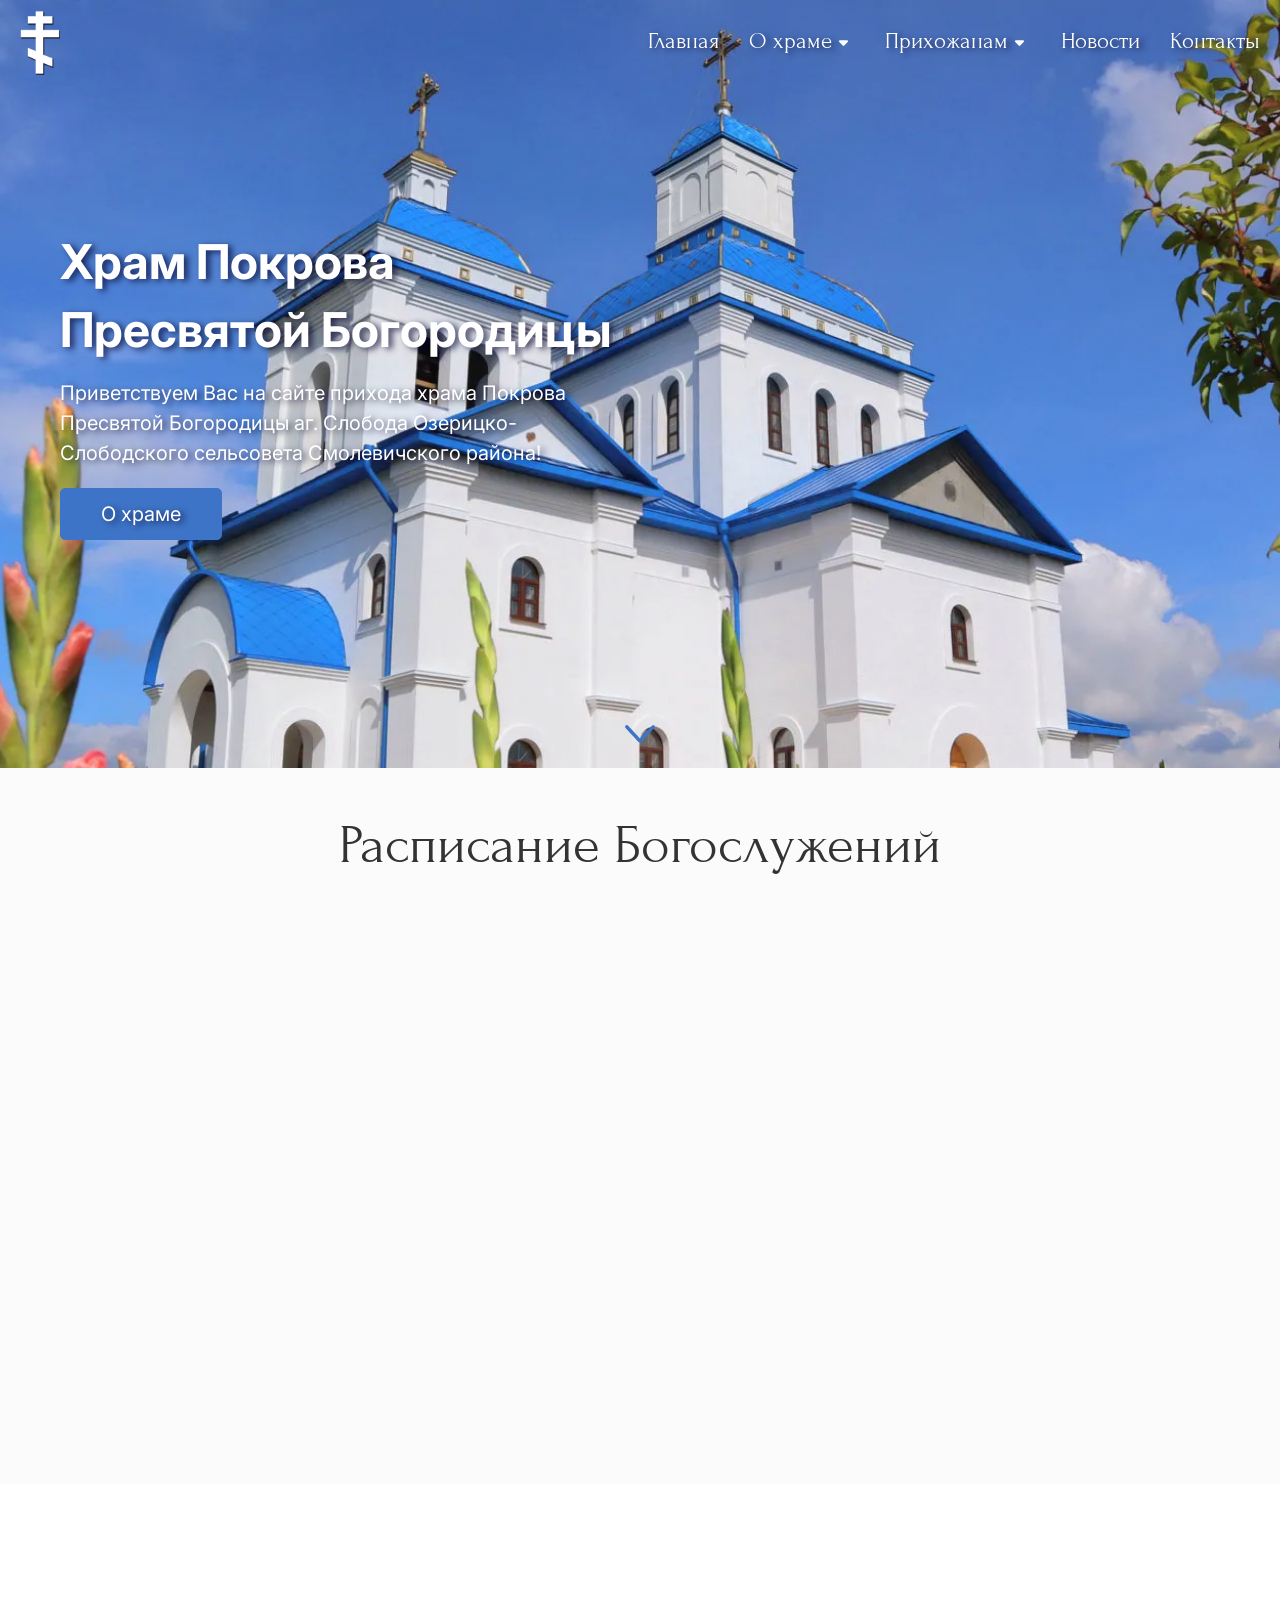
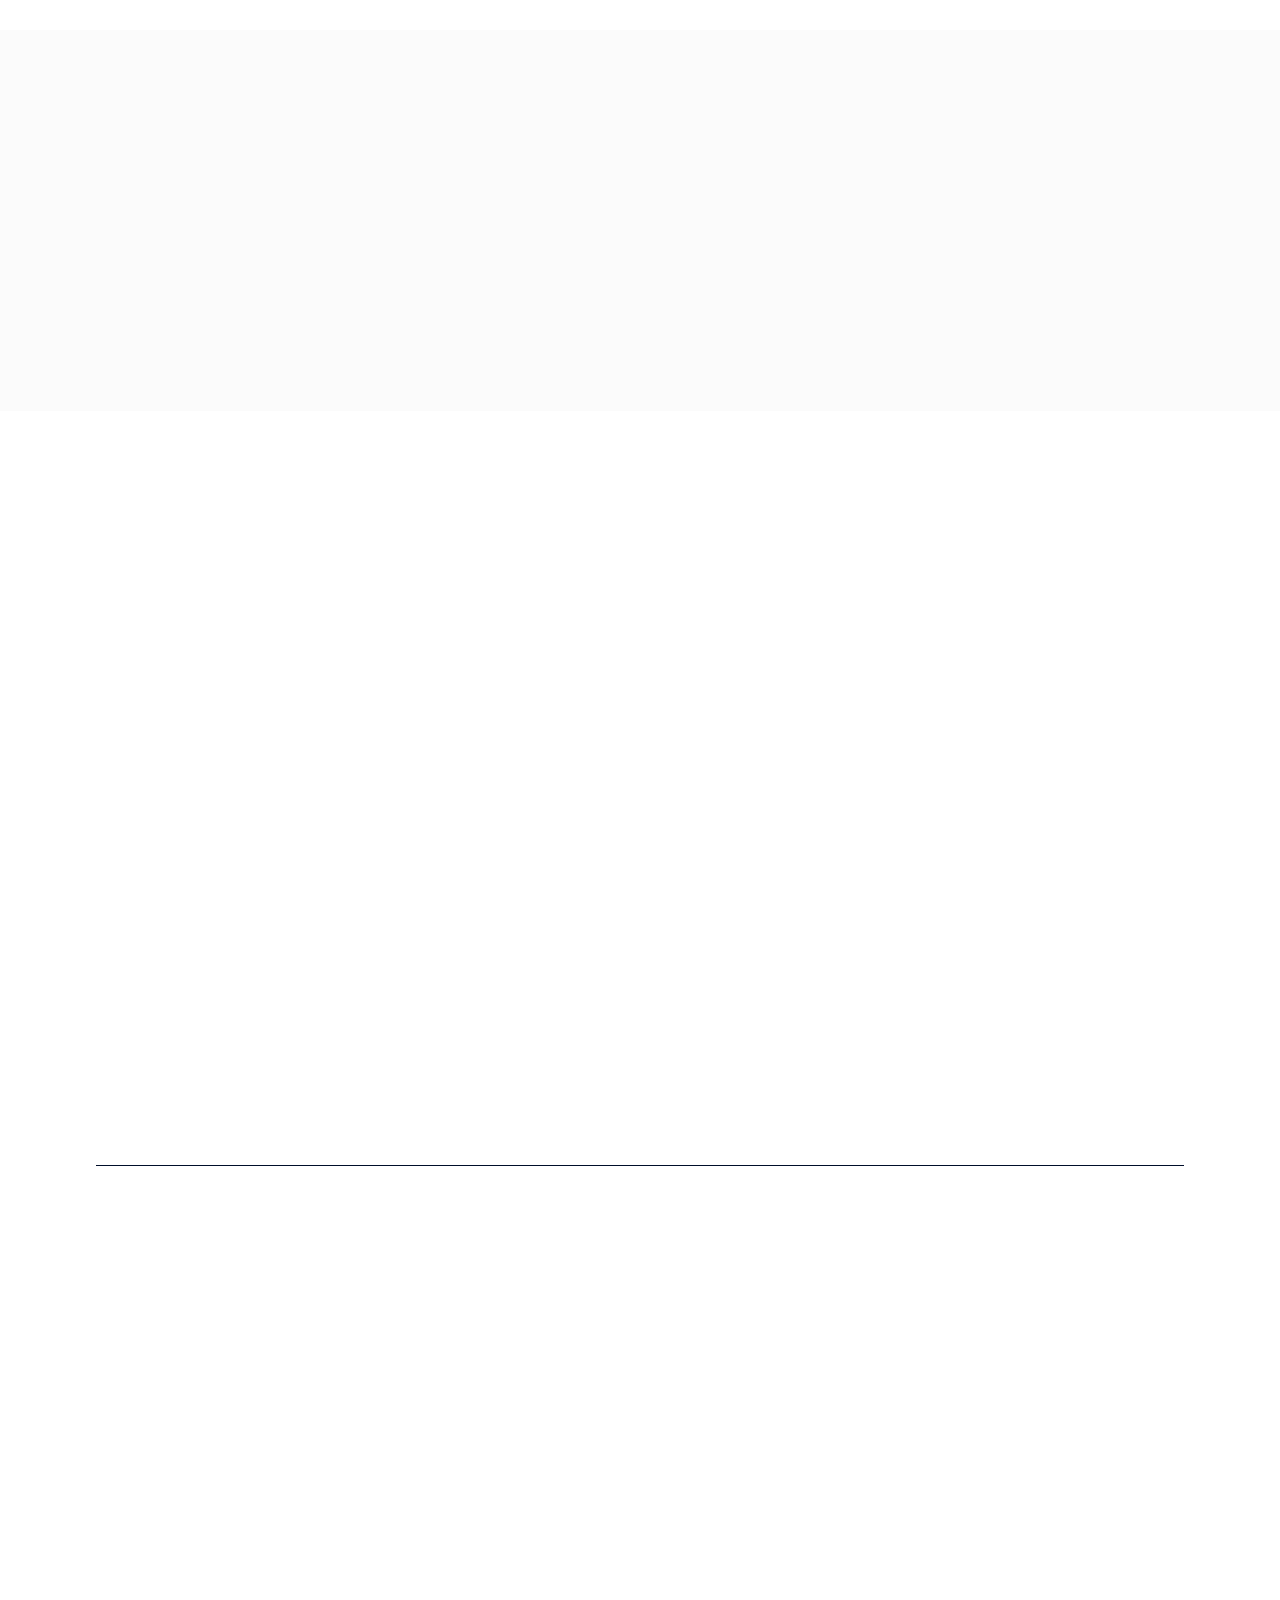
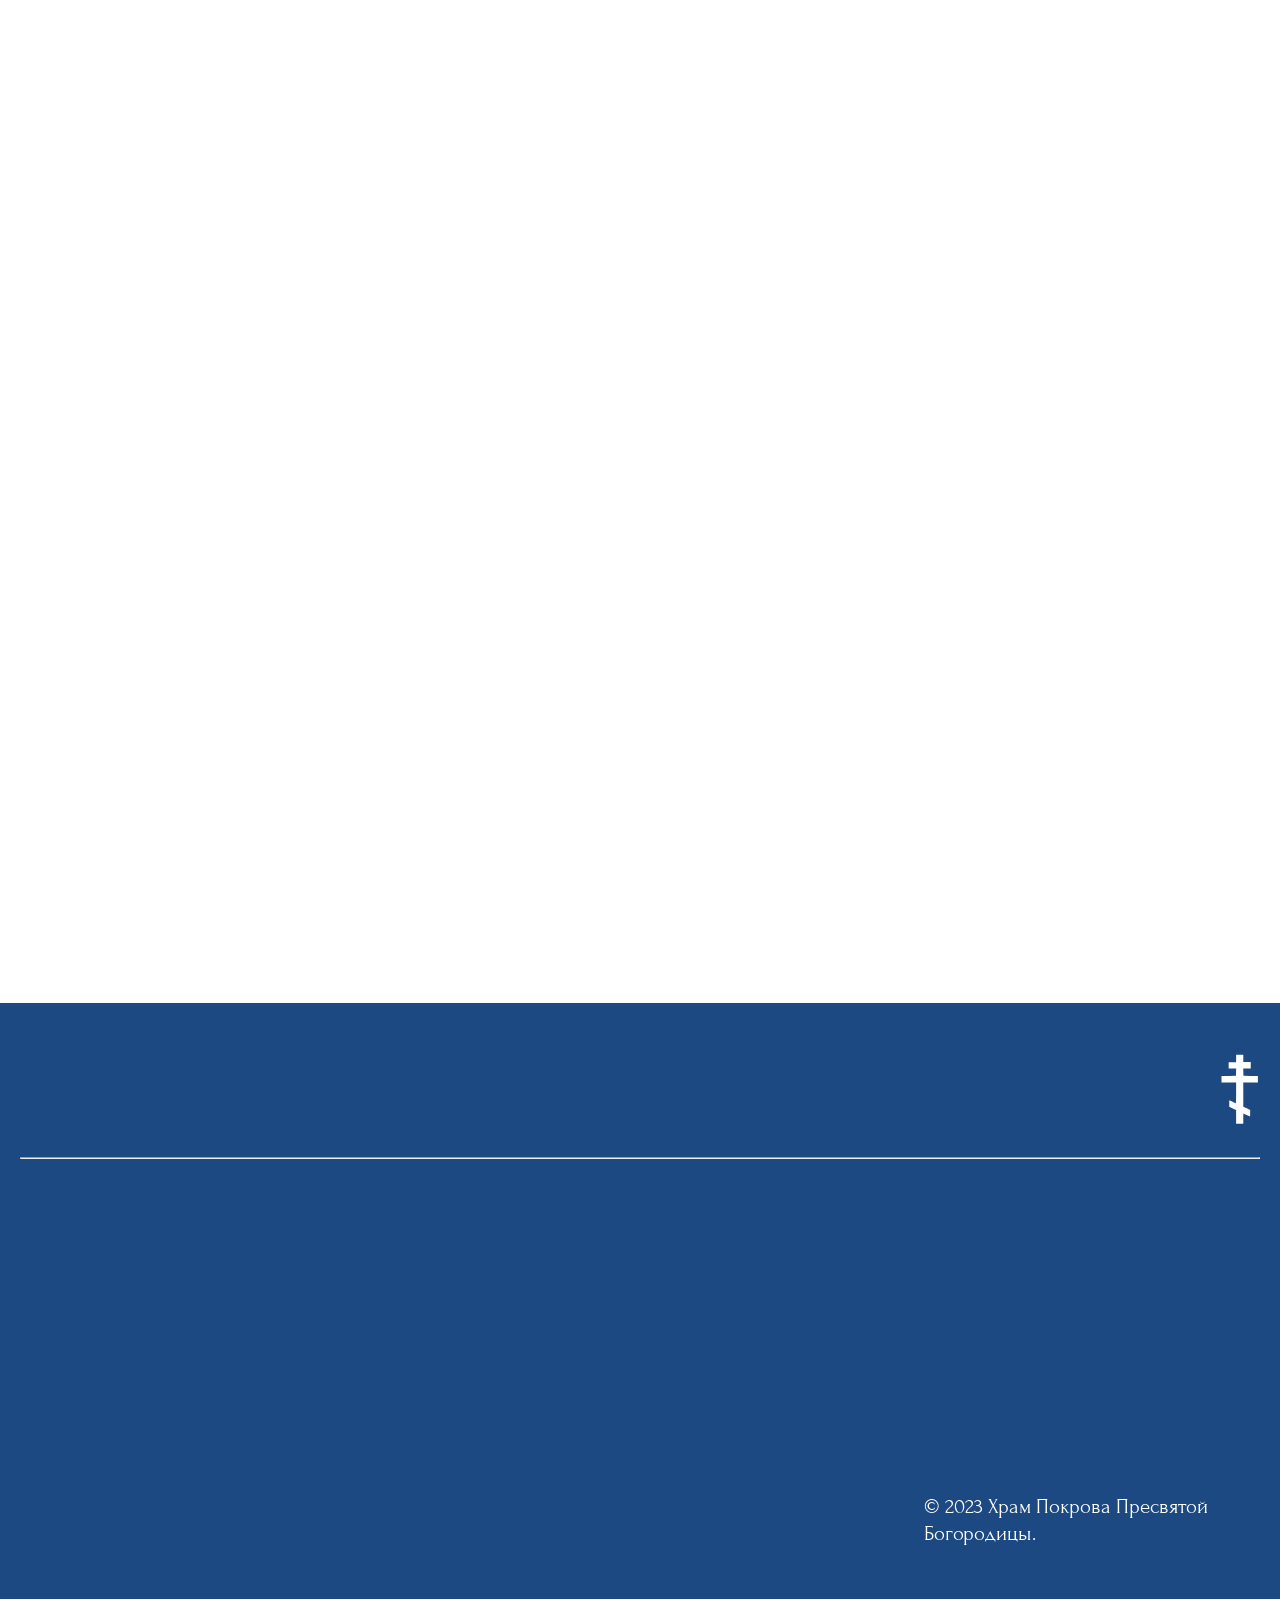
<file: index.html>
<!DOCTYPE html>
<html lang="ru">
<head>
    <meta charset="UTF-8">
    <meta http-equiv="X-UA-Compatible" content="IE=edge">
    <meta name="viewport" content="width=device-width, initial-scale=1.0">
    <link rel="stylesheet" href="https://cdn.jsdelivr.net/npm/swiper@8/swiper-bundle.min.css"/>
    <link rel="stylesheet" href="./assets/fancybox/fancybox.css">
    <link href="https://unpkg.com/aos@2.3.1/dist/aos.css" rel="stylesheet">
    <link rel="icon" href="./favicon.ico" type="image/x-icon">
    <link rel="stylesheet" href="./style.css">
    <title>Pokrov.by</title>
</head>
<body>
    <main>
        <header class="header">
            <div class="container">
                <div class="header__inner">
                    <a href="index.html" class="header__logo-link" data-aos="fade-up">
                        <img class="header__logo-img" src="./assets/img/6.WEBP" loading="lazy" alt="Логотип">
                    </a>
                    <div class="header__menu-box">
                        <nav class="header__navigation" data-aos="fade-up">
                            <p class="header__nav-title">Храм Покрова<br> Пресвятой Богородицы</p>
                            <svg class="header__svg" data-aos="fade-up" xmlns="http://www.w3.org/2000/svg" width="134.000000pt" height="246.000000pt" viewBox="0 0 134.000000 246.000000" preserveAspectRatio="xMidYMid meet">
                                <g class="header__g" transform="translate(0.000000,246.000000) scale(0.100000,-0.100000)"
                                fill="#ffffff" stroke="none">
                                <path class="header__svg-path" d="M540 2275 l0 -125 -125 0 -125 0 0 -105 0 -105 125 0 126 0 -3 -122
                                -3 -123 -242 -3 -243 -2 0 -110 0 -110 245 0 245 0 0 -345 c0 -231 -3 -345
                                -10 -345 -6 0 -33 11 -60 25 -27 13 -74 36 -104 49 l-56 25 0 -110 0 -110 115
                                -55 115 -56 0 -229 0 -229 120 0 120 0 0 170 c0 94 2 170 4 170 1 0 51 -22
                                109 -50 58 -27 109 -50 112 -50 3 0 5 50 5 111 l0 110 -115 54 -115 54 0 406
                                0 405 245 0 245 0 0 110 0 110 -242 2 -243 3 -3 123 -3 122 126 0 125 0 0 110
                                0 110 -125 0 -125 0 0 120 0 120 -120 0 -120 0 0 -125z"/>
                                </g>
                            </svg>
                            <hr class="header__nav-hr">
                            <ul class="header__menu">
                                <li class="header__menu-item">
                                    <svg class="header__menu-svg" fill="#fff" width="800px" height="800px" viewBox="0 0 32 32" version="1.1" xmlns="http://www.w3.org/2000/svg">
                                        <path d="M31.772 16.043l-15.012-15.724c-0.189-0.197-0.449-0.307-0.721-0.307s-0.533 0.111-0.722 0.307l-15.089 15.724c-0.383 0.398-0.369 1.031 0.029 1.414 0.399 0.382 1.031 0.371 1.414-0.029l1.344-1.401v14.963c0 0.552 0.448 1 1 1h6.986c0.551 0 0.998-0.445 1-0.997l0.031-9.989h7.969v9.986c0 0.552 0.448 1 1 1h6.983c0.552 0 1-0.448 1-1v-14.968l1.343 1.407c0.197 0.204 0.459 0.308 0.722 0.308 0.249 0 0.499-0.092 0.692-0.279 0.398-0.382 0.411-1.015 0.029-1.413zM26.985 14.213v15.776h-4.983v-9.986c0-0.552-0.448-1-1-1h-9.965c-0.551 0-0.998 0.445-1 0.997l-0.031 9.989h-4.989v-15.777c0-0.082-0.013-0.162-0.032-0.239l11.055-11.52 10.982 11.507c-0.021 0.081-0.036 0.165-0.036 0.252z"></path>
                                    </svg>
                                    <a href="index.html" class="header__menu-link">Главная</a>
                                </li>
                                <li class="header__menu-item drop">
                                    <svg class="header__menu-svg" fill="#000000" height="800px" width="800px" version="1.1" id="Layer_1" xmlns="http://www.w3.org/2000/svg" xmlns:xlink="http://www.w3.org/1999/xlink" 
                                        viewBox="0 0 512 512" xml:space="preserve">
                                    <g>
                                        <g>
                                            <path d="M489.296,289.55c-4.143-3.452-212.927-177.439-216.6-180.501V66.783h16.696c9.22,0,16.696-7.475,16.696-16.696
                                                s-7.475-16.696-16.696-16.696h-16.696V16.696C272.695,7.475,265.22,0,256,0c-9.22,0-16.696,7.475-16.696,16.696v16.696h-16.696
                                                c-9.22,0-16.696,7.475-16.696,16.696s7.475,16.696,16.696,16.696h16.696v42.267c-2.613,2.178-212.481,177.069-216.601,180.501
                                                c-7.083,5.904-8.041,16.431-2.138,23.514s16.431,8.039,23.514,2.138l22.703-18.918v199.02c0,9.22,7.475,16.696,16.696,16.696
                                                h345.043c9.22,0,16.696-7.475,16.696-16.696V296.283l22.703,18.919c3.122,2.601,6.911,3.87,10.68,3.87
                                                c4.784,0,9.532-2.046,12.835-6.008C497.338,305.981,496.379,295.454,489.296,289.55z M411.826,478.609H100.174v-210.15
                                                L256,138.603l155.826,129.855V478.609z"/>
                                        </g>
                                    </g>
                                    <g>
                                        <g>
                                            <path d="M359.736,268.2c-13.008-14.457-31.014-22.42-50.704-22.42c-20.965,0-39.233,9.256-53.033,26.82
                                                c-13.802-17.563-32.069-26.82-53.034-26.82c-19.689,0-37.695,7.962-50.702,22.42c-12.269,13.638-19.027,31.826-19.027,51.213
                                                c0,41.805,31.826,67.606,75.876,103.318c10.852,8.797,23.152,18.77,36.023,29.801c3.127,2.68,6.995,4.019,10.866,4.019
                                                c3.87,0,7.739-1.34,10.866-4.019c12.87-11.03,25.169-21.003,36.023-29.801c44.049-35.711,75.876-61.513,75.876-103.318
                                                C378.764,300.026,372.007,281.838,359.736,268.2z M281.859,396.792c-7.949,6.443-16.661,13.507-25.859,21.195
                                                c-9.199-7.688-17.911-14.751-25.859-21.195c-42.894-34.775-63.514-52.59-63.514-77.38c0-19.508,12.735-40.241,36.339-40.241
                                                c26.86,0,36.527,31.8,36.978,33.337c2.042,7.17,8.583,12.164,16.046,12.164c7.485-0.001,14.045-4.943,16.065-12.152
                                                c0.397-1.361,10.041-33.349,36.981-33.349c23.603,0,36.339,20.733,36.339,40.241C345.373,344.201,324.755,362.017,281.859,396.792
                                                z"/>
                                        </g>
                                    </g>
                                    </svg>
                                    <div class="header__dropdown">
                                        <button class="header__menu-btn" data-drop="drop-1">
                                            О храме
                                            <svg class="header__menu-arrow1" width="23px" height="23px" viewBox="0 0 20 20" xmlns="http://www.w3.org/2000/svg">
                                                <path fill="#fff" d="M13.098 8H6.902c-.751 0-1.172.754-.708 1.268L9.292 12.7c.36.399 1.055.399 1.416 0l3.098-3.433C14.27 8.754 13.849 8 13.098 8Z"/>
                                            </svg>
                                        </button>
                                        <div class="header__dropdown-content" data-drop-content id="drop-1">
                                            <ul class="header__dropdown-list">
                                                <li class="header__dropdown-item">
                                                    <a href="church.html" class="header__dropdown-link">О храме</a>
                                                </li>
                                                <li class="header__dropdown-item">
                                                    <a href="construction.html" class="header__dropdown-link">Строительство храма</a>
                                                </li>
                                                <li class="header__dropdown-item">
                                                    <a href="priest.html" class="header__dropdown-link">Настоятель Храма</a>
                                                </li>
                                                <li class="header__dropdown-item">
                                                    <a href="shrines.html" class="header__dropdown-link">Святыни храма</a>
                                                </li>
                                            </ul>
                                        </div>
                                    </div>
                                </li>
                                <li class="header__menu-item drop">
                                    <svg class="header__menu-svg" fill="#fff" version="1.1" id="Capa_1" xmlns="http://www.w3.org/2000/svg" xmlns:xlink="http://www.w3.org/1999/xlink" 
                                        width="800px" height="800px" viewBox="0 0 123.804 123.804"
                                        xml:space="preserve">
                                    <g>
                                        <g>
                                            <circle cx="43.416" cy="12.681" r="12.681"/>
                                            <circle cx="76.235" cy="12.681" r="12.681"/>
                                            <path d="M87.339,96.715c-0.131,0.01-0.262,0.016-0.395,0.016c-2.709,0-4.914-2.205-4.914-4.916
                                                c0-15.354,9.633-21.744,10.043-22.009c0.092-0.06,0.183-0.108,0.273-0.155c0.004-0.002,0.008-0.006,0.012-0.008
                                                c-0.012-0.06-0.023-0.117-0.037-0.176c-2.112-1.794-3.463-4.461-3.463-7.443c0-1.435,0.319-2.792,0.877-4.021
                                                c-0.205-0.869-0.383-1.612-0.521-2.181v-9.483c1.099,2.285,1.951,5.152,2.451,8.845c1.772-1.805,4.237-2.928,6.962-2.928
                                                c0.895,0,1.759,0.131,2.583,0.357c-2.306-14.18-9.315-19.767-16.483-24.163c-0.252-0.154-0.516-0.272-0.779-0.376
                                                c-1.416-0.935-3-1.618-4.617-2.005c-0.01-0.002-0.021-0.003-0.031-0.005l-3.062,3.215l-3.16-3.181
                                                c-1.756,0.432-3.473,1.216-4.973,2.286c-0.045,0.025-0.092,0.038-0.135,0.065c-2.811,1.723-5.596,3.629-8.081,6.161
                                                c-2.477-2.639-5.335-4.704-8.291-6.518c-0.434-0.268-0.896-0.435-1.367-0.553c-1.153-0.646-2.396-1.133-3.655-1.442l-3.159,3.181
                                                l-3.063-3.215c-0.01,0.002-0.021,0.003-0.031,0.005c-1.616,0.387-3.2,1.07-4.615,2.004c-0.267,0.104-0.53,0.222-0.781,0.377
                                                c-7.516,4.61-14.378,10.95-15.62,24.908c1.338-0.701,2.854-1.103,4.466-1.103c1.974,0,3.809,0.597,5.339,1.617
                                                c0.235-2.457,0.688-4.541,1.327-6.33v7.398c1.84,1.76,2.993,4.232,2.993,6.973c0,2.459-0.936,4.697-2.456,6.404
                                                c0.056,0.166,0.106,0.332,0.171,0.492c-0.034,0.256-0.058,0.514-0.058,0.778v0.563c0.046,0.037,0.096,0.074,0.141,0.111
                                                c1.78,1.32,9.426,7.782,9.426,21.372c0,2.688-2.187,4.876-4.876,4.876c-1.028,0-1.98-0.318-2.77-0.863
                                                c-0.034,0.086-0.071,0.172-0.109,0.258l-0.002,23.623c0,0.438-0.055,0.859-0.148,1.268c1.058,1.081,2.529,1.755,4.16,1.755
                                                c3.214-0.001,5.819-2.604,5.819-5.819l-0.007-40.459c0.23,0.012,0.459,0.029,0.692,0.029c0.045,0,0.091-0.005,0.136-0.006
                                                l-0.002,40.436c0,3.215,2.605,5.819,5.819,5.819c3.213,0,5.818-2.604,5.818-5.817l0.002-46.854
                                                c0.074-0.142,0.146-0.282,0.215-0.427c0.072,0.004,0.144,0.021,0.216,0.021c0.023,0,0.048,0,0.07-0.001
                                                c1.458-0.021,2.754-0.675,3.643-1.694c0.314,0.281,0.668,0.521,1.05,0.717c-2.038,9.217-4.309,20-4.319,22.361
                                                c-0.01,1.936,3.48,3.594,8.401,4.637v21.24c0,3.213,2.605,5.817,5.818,5.817c3.214,0,5.818-2.604,5.818-5.819V96.669
                                                c0.273,0.001,0.551,0.001,0.824-0.001l-0.002,20.062c0,3.215,2.605,5.818,5.818,5.819c3.215,0,5.818-2.604,5.818-5.817
                                                l0.002-9.697h-3.053L87.339,96.715z"/>
                                            <circle cx="24.365" cy="61.765" r="7.421"/>
                                            <path d="M36.373,94.126c1.458,0,2.638-1.181,2.638-2.64c0-12.717-7.073-18.524-8.595-19.627c-0.513-0.459-1.178-0.916-2.063-1.398
                                                c-0.676-0.378-1.401-0.662-2.139-0.844l-1.849,1.861l-1.794-1.884c-0.005,0.002-0.012,0.005-0.017,0.007
                                                c-1.154,0.274-2.27,0.819-3.216,1.563c-0.08,0.04-0.161,0.071-0.237,0.12c-0.363,0.234-8.887,5.891-8.887,19.834
                                                c0,1.457,1.18,2.639,2.639,2.639c1.456,0,2.638-1.182,2.638-2.639c0-3.17,0.529-5.764,1.277-7.879v9.209
                                                c0,0.773,0.149,1.498,0.415,2.162c-0.021,0.149-0.035,0.303-0.035,0.457l0.003,24.312c0,1.88,1.524,3.404,3.404,3.404
                                                c1.881,0,3.404-1.524,3.404-3.404v-20.4c0.134,0.008,0.269,0.018,0.405,0.018c0.025,0,0.053-0.002,0.079-0.004v20.388
                                                c0,1.88,1.523,3.403,3.404,3.403c1.881,0,3.405-1.523,3.405-3.403l0.002-24.144c0.445-0.826,0.706-1.762,0.706-2.789V82.346
                                                c1.004,2.309,1.772,5.309,1.772,9.141C33.734,92.945,34.914,94.126,36.373,94.126z"/>
                                            <circle cx="98.726" cy="61.875" r="7.532"/>
                                            <path d="M104.864,72.119c-0.519-0.465-1.192-0.93-2.092-1.42c-0.686-0.383-1.424-0.672-2.172-0.854l-1.875,1.89l-1.82-1.91
                                                c-0.006,0.002-0.012,0.004-0.02,0.004c-1.17,0.279-2.301,0.834-3.262,1.59c-0.082,0.04-0.163,0.07-0.24,0.121
                                                c-0.369,0.236-9.02,5.979-9.02,20.128c0,1.479,1.197,2.678,2.677,2.678s2.679-1.198,2.679-2.678c0-3.216,0.536-5.849,1.295-7.995
                                                v5.497l-2.736,15.481h3.123l0.004,15.697c0,1.909,1.545,3.457,3.455,3.456c1.908,0,3.453-1.547,3.453-3.456V104.65h0.491
                                                l-0.001,15.697c0,1.909,1.547,3.456,3.456,3.456s3.456-1.547,3.456-3.456V104.65h3.436l-2.717-15.352v-6.537
                                                c1.018,2.344,1.799,5.389,1.799,9.277c0,1.479,1.197,2.678,2.68,2.678c1.479,0,2.677-1.199,2.677-2.678
                                                C113.59,79.132,106.411,73.238,104.864,72.119z"/>
                                        </g>
                                    </g>
                                    </svg>
                                    <div class="header__dropdown">
                                        <button class="header__menu-btn" data-drop="drop-2">
                                            Прихожанам
                                            <svg class="header__menu-arrow2" width="23px" height="23px" viewBox="0 0 20 20" xmlns="http://www.w3.org/2000/svg">
                                                <path fill="#fff" d="M13.098 8H6.902c-.751 0-1.172.754-.708 1.268L9.292 12.7c.36.399 1.055.399 1.416 0l3.098-3.433C14.27 8.754 13.849 8 13.098 8Z"/>
                                            </svg>
                                        </button>
                                        <div class="header__dropdown-content" data-drop-content id="drop-2">
                                            <ul class="header__dropdown-list">
                                                <li class="header__dropdown-item">
                                                    <a href="charity.html" class="header__dropdown-link">Пожертвования</a>
                                                </li>
                                                <li class="header__dropdown-item">
                                                    <a href="schedule.html" class="header__dropdown-link">Расписание Богослужений</a>
                                                </li>
                                                <li class="header__dropdown-item">
                                                    <a href="sunday.html" class="header__dropdown-link">Воскресная школа</a>
                                                </li>
                                            </ul>
                                        </div>
                                    </div>
                                </li>
                                <li class="header__menu-item">
                                    <svg class="header__menu-svg" fill="#000000" width="800px" height="800px" viewBox="-1 0 46 46" xmlns="http://www.w3.org/2000/svg">
                                        <path id="_14.News" data-name="14.News" d="M41,47H7a5,5,0,0,1-5-5V2A1,1,0,0,1,3,1H37a1,1,0,0,1,1,1h0V16h7a1,1,0,0,1,1,1V42A5,5,0,0,1,41,47Zm-5-5V3H4V42H4a3,3,0,0,0,3,3H37.022A4.962,4.962,0,0,1,36,42Zm8-24H38V42a3,3,0,0,0,6,0ZM7,40a1,1,0,0,1,1-1h9a1,1,0,0,1,0,2H8A1,1,0,0,1,7,40Zm4.666-16.285a.977.977,0,1,1-1.381-1.381l5.905-5.905a.887.887,0,0,1,.095-.143,1.047,1.047,0,0,1,1.43,0,.959.959,0,0,1,.095.143L22,20.619l2.19-2.19a.887.887,0,0,1,.095-.143.919.919,0,0,1,1.525.143l3.905,3.905a.977.977,0,1,1-1.381,1.381L25,20.381,23.381,22l.334.334a.977.977,0,1,1-1.381,1.381L17,18.381ZM23,29h9a1,1,0,0,1,0,2H23a1,1,0,0,1,0-2Zm0,5h9a1,1,0,0,1,0,2H23a1,1,0,0,1,0-2Zm0,5h9a1,1,0,0,1,0,2H23a1,1,0,0,1,0-2Zm1-23.5A1.5,1.5,0,1,1,22.5,14,1.5,1.5,0,0,1,24,15.5ZM27,10H13a1,1,0,0,1,0-2H27a1,1,0,0,1,0,2ZM8,34h9a1,1,0,0,1,0,2H8a1,1,0,0,1,0-2Zm10-4a1,1,0,0,1-1,1H8a1,1,0,0,1,0-2h9A1,1,0,0,1,18,30Z" transform="translate(-2 -1)" fill-rule="evenodd"/>
                                    </svg>
                                    <a href="news.html" class="header__menu-link">Новости</a>
                                </li>
                                <li class="header__menu-item">
                                    <svg class="header__menu-svg" fill="#000000" width="800px" height="800px" viewBox="0 0 32 32" version="1.1" xmlns="http://www.w3.org/2000/svg">
                                        <path d="M8.194 1.156c1.169 1.612 2.563 3.694 4.175 6.237 0.406 0.688 0.344 1.512-0.181 2.481-0.2 0.406-0.706 1.331-1.512 2.787 0.887 1.25 2.238 2.787 4.056 4.6s3.331 3.169 4.538 4.056c1.45-0.85 2.381-1.369 2.788-1.575 0.525-0.281 1.031-0.425 1.512-0.425 0.363 0 0.688 0.081 0.969 0.244 1.856 1.131 3.956 2.525 6.294 4.175 0.444 0.325 0.694 0.769 0.756 1.331 0.063 0.569-0.113 1.169-0.512 1.819-0.2 0.281-0.525 0.694-0.969 1.244-0.444 0.544-1.113 1.231-2 2.056s-1.613 1.244-2.181 1.244h-0.063c-4.269-0.169-9.531-3.369-15.762-9.6-6.237-6.238-9.438-11.494-9.6-15.769 0-0.563 0.412-1.3 1.244-2.212 0.825-0.906 1.506-1.563 2.025-1.969 0.525-0.4 0.969-0.725 1.331-0.969 0.444-0.325 0.95-0.481 1.513-0.481 0.694 0 1.212 0.244 1.581 0.725zM6.194 2.425c-0.85 0.606-1.644 1.287-2.394 2.031-0.744 0.75-1.181 1.3-1.3 1.662 0.163 3.756 3.156 8.537 8.988 14.35s10.625 8.819 14.375 9.019c0.325-0.119 0.856-0.563 1.606-1.331s1.425-1.575 2.025-2.419c0.119-0.163 0.163-0.3 0.119-0.425-2.419-1.694-4.438-3.044-6.056-4.056-0.163 0-0.363 0.063-0.606 0.181-0.363 0.2-1.269 0.706-2.725 1.512l-1.031 0.606-1.031-0.669c-1.331-0.925-2.944-2.363-4.844-4.3-1.894-1.894-3.306-3.512-4.238-4.844l-0.725-0.969 0.606-1.088c0.806-1.45 1.313-2.363 1.512-2.725 0.119-0.244 0.181-0.444 0.181-0.606-1.438-2.294-2.769-4.313-3.981-6.050h-0.063c-0.156 0-0.3 0.044-0.419 0.119z"></path>
                                    </svg>
                                    <a href="#footer" class="header__menu-link">Контакты</a>
                                </li>
                            </ul>
                        </nav>
                    </div>
                    <div class="header__hamburger">
                        <span class="header__hamburger-line"></span>
                        <span class="header__hamburger-line"></span>
                        <span class="header__hamburger-line"></span>
                    </div>
                </div>
            </div>
        </header>

        <section class="hero" id="hero">
            <div class="hero__gradient"></div>
            <div class="container">
                <div class="hero__inner">
                    <div class="hero__wrapper" data-aos="fade-up">
                        <h1 class="hero__title">Храм Покрова<br>Пресвятой Богородицы</h1>
                        <p class="hero__subtitle">Приветствуем Вас на сайте прихода храма Покрова Пресвятой Богородицы аг. Слобода Озерицко-Слободского сельсовета Смолевичского района!</p>
                        <a href="#church" class="hero__link">О храме</a>
                    </div>
                    <a href="#schedule" class="hero__svg-link">
                        <svg class="hero__arrow-down" data-aos="fade-up" xmlns="http://www.w3.org/2000/svg" viewBox="0 0 513.000000 305.000000" preserveAspectRatio="xMidYMid meet">
                            <g transform="translate(0.000000,305.000000) scale(0.100000,-0.100000)" fill="#000000" stroke="none">
                                <path class="hero__arrow-path" d="M222 3026 c-193 -63 -272 -286 -159 -451 27 -40 2248 -2436 2307 -2489 62 -56 122 -80 200 -80 95 1 150 28 242 122 41 42 567 608 1168 1257 860 928 1098 1191 1117 1232 33 71 39 137 19 204 -31 109 -104 177 -219 205 -62 16 -72 16 -133 1 -40 -10 -84 -30 -110 -49 -25 -18 -502 -526 -1061 -1128 -559 -602 -1020 -1095 -1024 -1095 -4 0 -471 500 -1038 1110 -797 858 -1043 1117 -1082 1139 -61 35 -159 44 -227 22z"/>
                            </g>
                        </svg>
                    </a>
                </div>
            </div>
        </section>

        <section class="schedule section" id="schedule">
            <div class="container">
                <div class="schedule__inner">
                    <h2 class="schedule__title title" data-aos="fade-up">Расписание Богослужений</h2>
                    <!-- Slider main container -->
                    <div class="schedule__swiper swiper">
                        <!-- Additional required wrapper -->
                        <div class="schedule__swiper-wrapper swiper-wrapper">
                            <!-- Slides -->
                            <div class="schedule__slide swiper-slide" data-aos="fade-up">
                                <div class="schedule__card-top">
                                    <div class="schedule__date">18</div>
                                    <div class="schedule__month-day">
                                        <p class="schedule__month">марта</p>
                                        <p class="schedule__day">суббота</p>
                                    </div>
                                </div>
                                <div class="schedule__card-bottom">
                                    <div class="schedule__celebration">Поминовение усопших.</div>
                                    <ul class="schedule__list">
                                        <li class="schedule__list-item">
                                            <div class="schedule__item-time">8:30</div>
                                            <div class="schedule__item-description">Исповедь.</div>
                                        </li>
                                        <li class="schedule__list-item">
                                            <div class="schedule__item-time">8:40</div>
                                            <div class="schedule__item-description">Часы.</div>
                                        </li>
                                        <li class="schedule__list-item">
                                            <div class="schedule__item-time">9:00</div>
                                            <div class="schedule__item-description">Божественная литургия.</div>
                                        </li>
                                        <li class="schedule__list-item">
                                            <div class="schedule__item-time">11:00</div>
                                            <div class="schedule__item-description">Панихида.</div>
                                        </li>
                                        <li class="schedule__list-item">
                                            <div class="schedule__item-time">18:00</div>
                                            <div class="schedule__item-description">Всенощное бдение с выносом Креста.</div>
                                        </li>
                                        <li class="schedule__list-item">
                                            <div class="schedule__item-time">18:30</div>
                                            <div class="schedule__item-description">Исповедь.</div>
                                        </li>
                                    </ul>
                                </div>
                            </div>

                            <div class="schedule__slide swiper-slide" data-aos="fade-up">
                                <div class="schedule__card-top">
                                    <div class="schedule__date">19</div>
                                    <div class="schedule__month-day">
                                        <p class="schedule__month">марта</p>
                                        <p class="schedule__day">воскресенье</p>
                                    </div>
                                </div>
                                <div class="schedule__card-bottom">
                                    <div class="schedule__celebration">Неделя Крестопоклонная. Ченстоховской иконы Божией Матери.</div>
                                    <ul class="schedule__list">
                                        <li class="schedule__list-item">
                                            <div class="schedule__item-time">8:30</div>
                                            <div class="schedule__item-description">Исповедь.</div>
                                        </li>
                                        <li class="schedule__list-item">
                                            <div class="schedule__item-time">9:00</div>
                                            <div class="schedule__item-description">Божественная литургия</div>
                                        </li>
                                        <li class="schedule__list-item">
                                            <div class="schedule__item-time">10:30</div>
                                            <div class="schedule__item-description">Молебен.</div>
                                        </li>
                                    </ul>
                                </div>
                            </div>

                            <div class="schedule__slide swiper-slide" data-aos="fade-up">
                                <div class="schedule__card-top">
                                    <div class="schedule__date">22</div>
                                    <div class="schedule__month-day">
                                        <p class="schedule__month">марта</p>
                                        <p class="schedule__day">среда</p>
                                    </div>
                                </div>
                                <div class="schedule__card-bottom">
                                    <div class="schedule__celebration">40 мучеников, в Севастийском озере мучившихся.</div>
                                    <ul class="schedule__list">
                                        <li class="schedule__list-item">
                                            <div class="schedule__item-time">7:30</div>
                                            <div class="schedule__item-description">Исповедь.</div>
                                        </li>
                                        <li class="schedule__list-item">
                                            <div class="schedule__item-time">8:00</div>
                                            <div class="schedule__item-description">Утреня.</div>
                                        </li>
                                        <li class="schedule__list-item">
                                            <div class="schedule__item-time">8:30</div>
                                            <div class="schedule__item-description">Литургия Преждеосвященных Даров.</div>
                                        </li>
                                        <li class="schedule__list-item">
                                            <div class="schedule__item-time">10:00</div>
                                            <div class="schedule__item-description">Молебен.</div>
                                        </li>
                                        <li class="schedule__list-item">
                                            <div class="schedule__item-time">18:00</div>
                                            <div class="schedule__item-description">Молебен с акафистом Страстям Христовым.</div>
                                        </li>
                                    </ul>
                                </div>
                            </div>

                            <div class="schedule__slide swiper-slide" data-aos="fade-up">
                                <div class="schedule__card-top">
                                    <div class="schedule__date">25</div>
                                    <div class="schedule__month-day">
                                        <p class="schedule__month">января</p>
                                        <p class="schedule__day">вторник</p>
                                    </div>
                                </div>
                                <div class="schedule__card-bottom">
                                    <div class="schedule__celebration">Поминовение усопших.</div>
                                    <ul class="schedule__list">
                                        <li class="schedule__list-item">
                                            <div class="schedule__item-time">8:30</div>
                                            <div class="schedule__item-description">Исповедь.</div>
                                        </li>
                                        <li class="schedule__list-item">
                                            <div class="schedule__item-time">8:40</div>
                                            <div class="schedule__item-description">Часы.</div>
                                        </li>
                                        <li class="schedule__list-item">
                                            <div class="schedule__item-time">9:00</div>
                                            <div class="schedule__item-description">Божественная литургия.</div>
                                        </li>
                                        <li class="schedule__list-item">
                                            <div class="schedule__item-time">11:00</div>
                                            <div class="schedule__item-description">Панихида.</div>
                                        </li>
                                    </ul>
                                </div>
                            </div>

                            <div class="schedule__slide swiper-slide" data-aos="fade-up">
                                <div class="schedule__card-top">
                                    <div class="schedule__date">26</div>
                                    <div class="schedule__month-day">
                                        <p class="schedule__month">марта</p>
                                        <p class="schedule__day">воскресенье</p>
                                    </div>
                                </div>
                                <div class="schedule__card-bottom">
                                    <div class="schedule__celebration">Преподобного Иоанна Лествичника.</div>
                                    <ul class="schedule__list">
                                        <li class="schedule__list-item">
                                            <div class="schedule__item-time">9:00</div>
                                            <div class="schedule__item-description">Божественная литургия.</div>
                                        </li>
                                        <li class="schedule__list-item">
                                            <div class="schedule__item-time">9:30</div>
                                            <div class="schedule__item-description">Божественная литургия.</div>
                                        </li>
                                        <li class="schedule__list-item">
                                            <div class="schedule__item-time">11:00</div>
                                            <div class="schedule__item-description">Божественная литургия.</div>
                                        </li>
                                        <li class="schedule__list-item">
                                            <div class="schedule__item-time">12:00</div>
                                            <div class="schedule__item-description">Молебен.</div>
                                        </li>
                                    </ul>
                                </div>
                            </div>
                        </div>
                        <div class="schedule__pagination swiper-pagination"></div>
                    </div>
                    <a href="schedule.html" class="schedule__link" data-aos="fade-up">Полное расписание Богослужений</a>
                </div>
            </div>
        </section>

        <section class="church section" id="church">
            <div class="container">
                <div class="church__inner">
                    <h2 class="church__title title" data-aos="fade-up">О храме</h2>
                    <div class="church__box church__box1 ">
                        <div class="church__wrapper">
                            <div class="church__left" data-aos="fade-up">
                                <img class="church__church-img" src="./assets/img/IMG_6022-1024X803.WEBP" loading="lazy" alt="Храм Покрова Пресвятой Богородицы">
                            </div>
                            <div class="church__right" data-aos="fade-up">
                                <h3 class="church__right-subtitle">Храм Покрова Пресвятой Богородицы.</h3>
                                <p class="church__right-text">
                                    Богослужения постоянно совершаются по субботам (18:00 – всенощное бдение, в конце богослужения – исповедь), по воскресеньям (8:30 – исповедь, 8:40 – часы, 9:00 – Божественная литургия, после литургии – молебен и панихида) и по средам (18:00 – молебен с акафистом). 
                                    В дни великих великих и двунадесятых праздников (накануне в 18:00 – всенощное бдение с литией и исповедь, в самый день праздника в 8:30 – исповедь, в 8:40 – часы, в 9:00 – Божественная литургия и молебен). 
                                    По предварительной договоренности в любой день могут быть отслужены панихида или молебен, совершены Таинства Церкви.
                                </p>
                                <a class="church__right-link" href="church.html">Читать далее</a>
                            </div>
                        </div>
                    </div>
                    <div class="church__box">
                        <div class="church__wrapper">
                            <div class="church__left2" data-aos="fade-up">
                                <h3 class="church__right-subtitle">Настоятель Храма Покрова Пресвятой Богородицы.</h3>
                                <p class="church__right-title">
                                    Иерей Иоанн Ясюкевич.
                                </p>
                                <p class="church__right-text">
                                    Назначен на должность настоятеля прихода храма Покрова Пресвятой Богородицы 
                                    агрогородка Слобода Озерицко-Слободского сельсовета Смолевичского района 
                                    Минской области в 2010 году.
                                </p>
                                <a class="church__right-link" href="priest.html">Читать далее</a>
                            </div>
                            <div class="church__right2" data-aos="fade-up">
                                <img class="church__church-img" src="./assets/img/DSCF3359_MIN.WEBP" loading="lazy" alt="Настоятель Храма Покрова Пресвятой Богородицы">
                            </div>
                        </div>
                    </div>
                    <div class="church__box" id="sunday-school">
                        <div class="church__wrapper">
                            <div class="church__sunday-left" data-aos="fade-up">
                                <img class="church__sunday-image1" src="./assets/img/sunday/img-6370-min-1.webp" loading="lazy" alt="Воскресная школа в Храме Покрова Пресвятой Богородицы">
                            </div>
                            <div class="church__sunday-right" data-aos="fade-up">
                                <h3 class="church__right-subtitle">Воскресная школа.</h3>
                                <p class="church__right-text">
                                    При приходе храма Покрова Пресвятой Богородицы аг. Слобода Озерицко-Слободского с/с проходят занятия в воскресной школе.
                                </p>
                                <p class="church__right-text">
                                    Занятия проходят каждое воскресенье с 14:00 до 15:00 в нижнем Филарето-Милостивом храме.
                                </p>
                                <p class="church__right-text">
                                    Занятия проводит педагог Татьяна Анатольевна Илимович.
                                </p>
                                <a class="church__right-link" href="sunday.html">Читать далее</a>
                            </div>
                        </div>
                    </div>
                    <div class="church__box">
                        <div class="church__wrapper church__wrapper-calendar">
                            <div class="church__right-calendar" data-aos="fade-up">
                                <h3 class="church__right-subtitle">Православный календарь.</h3>
                                <div class="church__calendar-description">
                                    <script src="https://script.pravoslavie.ru/calendar.php"></script>
                                </div>
                            </div>
                            <div class="church__left-calendar" data-aos="fade-up">
                                <div class="church__day-icon">
                                    <script src="https://script.pravoslavie.ru/icon.php"></script>
                                </div>
                            </div>
                        </div>
                    </div>
                </div>
            </div>
        </section>

        <section class="charity section" id="charity">
            <div class="container">
                <div class="charity__inner">
                    <h2 class="charity__title title" data-aos="fade-up">Пожертвования</h2>
                    <p class="charity__subtitle" data-aos="fade-up">Дорогие братья и сестры!</p>
                    <p class="charity__text" data-aos="fade-up">Каждый уделяй по расположению сердца, не с огорчением и не с принуждением, 
                        ибо доброхотно дающего любит Бог.</p>
                    <a class="charity__link" href="charity.html" data-aos="fade-up">Сделать пожертвование</a>
                </div>
            </div>
        </section>

        <section class="news section" id="news">
            <div class="container">
                <div class="news__inner">
                    <h2 class="news__title title" data-aos="fade-up">Новости храма</h2>
                    <div class="news__box">
                        <article class="news__article" data-aos="fade-up">
                            <div class="news__thumb">
                                <img class="news__image" src="./assets/img/NEWS4.WEBP" loading="lazy" alt="Новости">
                            </div>
                            <h3 class="news__article-title">Крещение Господа Бога и Спаса нашего Иисуса Христа. 2023г.</h3>
                            <div class="news__article-iconbox">
                                <div class="news__article-viewsbox">
                                    <svg class="news__article-svg-calendar" viewBox="0 0 16 16" xmlns="http://www.w3.org/2000/svg"><path d="M14.25 2.5h-.75v-1h-1.25v1h-8.5v-1H2.5v1h-.75A1.25 1.25 0 0 0 .5 3.75v9.5a1.25 1.25 0 0 0 1.25 1.25h12.5a1.25 1.25 0 0 0 1.25-1.25v-9.5a1.25 1.25 0 0 0-1.25-1.25zM1.75 3.75h12.5V5H1.75V3.75zm0 9.5v-7h12.5v7z"/><path d="M3 8h1.1v1.2H3zm0 2.4h1.1v1.2H3zM11.8 8h1.1v1.2h-1.1zm0 2.4h1.1v1.2h-1.1zM9.6 8h1.1v1.2H9.6zm0 2.4h1.1v1.2H9.6zM7.4 8h1.1v1.2H7.4zm0 2.4h1.1v1.2H7.4zM5.2 8h1.1v1.2H5.2zm0 2.4h1.1v1.2H5.2z"/></svg>
                                    <span class="news__article-date">12.04.2023</span>
                                </div>
                                <div class="news__article-viewsbox">
                                    <svg class="news__article-svg" fill="#000000" viewBox="-5.5 0 32 32" version="1.1" xmlns="http://www.w3.org/2000/svg">
                                        <path class="news__article-svg-path" d="M10.32 22.32c-5.6 0-9.92-5.56-10.12-5.8-0.24-0.32-0.24-0.72 0-1.040 0.2-0.24 4.52-5.8 10.12-5.8s9.92 5.56 10.12 5.8c0.24 0.32 0.24 0.72 0 1.040-0.2 0.24-4.56 5.8-10.12 5.8zM1.96 16c1.16 1.32 4.52 4.64 8.36 4.64s7.2-3.32 8.36-4.64c-1.16-1.32-4.52-4.64-8.36-4.64s-7.2 3.32-8.36 4.64zM10.32 20c-2.2 0-4-1.8-4-4s1.8-4 4-4 4 1.8 4 4-1.84 4-4 4zM10.32 13.68c-1.28 0-2.32 1.040-2.32 2.32s1.040 2.32 2.32 2.32 2.32-1.040 2.32-2.32-1.040-2.32-2.32-2.32z"></path>
                                    </svg>
                                    <span class="news__article-number-views">32</span>
                                </div>
                            </div>
                            <a href="#" class="news__article-link">Читать далее</a>
                        </article>
                        <article class="news__article" data-aos="fade-up">
                            <div class="news__thumb">
                                <img class="news__image" src="./assets/img/NEWS5.WEBP" loading="lazy" alt="Новости">
                            </div>
                            <h3 class="news__article-title">Рождество Христово 2023г.</h3>
                            <div class="news__article-iconbox">
                                <div class="news__article-viewsbox">
                                    <svg class="news__article-svg-calendar" viewBox="0 0 16 16" xmlns="http://www.w3.org/2000/svg"><path d="M14.25 2.5h-.75v-1h-1.25v1h-8.5v-1H2.5v1h-.75A1.25 1.25 0 0 0 .5 3.75v9.5a1.25 1.25 0 0 0 1.25 1.25h12.5a1.25 1.25 0 0 0 1.25-1.25v-9.5a1.25 1.25 0 0 0-1.25-1.25zM1.75 3.75h12.5V5H1.75V3.75zm0 9.5v-7h12.5v7z"/><path d="M3 8h1.1v1.2H3zm0 2.4h1.1v1.2H3zM11.8 8h1.1v1.2h-1.1zm0 2.4h1.1v1.2h-1.1zM9.6 8h1.1v1.2H9.6zm0 2.4h1.1v1.2H9.6zM7.4 8h1.1v1.2H7.4zm0 2.4h1.1v1.2H7.4zM5.2 8h1.1v1.2H5.2zm0 2.4h1.1v1.2H5.2z"/></svg>
                                    <span class="news__article-date">12.04.2023</span>
                                </div>
                                <div class="news__article-viewsbox">
                                    <svg class="news__article-svg" fill="#000000" viewBox="-5.5 0 32 32" version="1.1" xmlns="http://www.w3.org/2000/svg">
                                        <path class="news__article-svg-path" d="M10.32 22.32c-5.6 0-9.92-5.56-10.12-5.8-0.24-0.32-0.24-0.72 0-1.040 0.2-0.24 4.52-5.8 10.12-5.8s9.92 5.56 10.12 5.8c0.24 0.32 0.24 0.72 0 1.040-0.2 0.24-4.56 5.8-10.12 5.8zM1.96 16c1.16 1.32 4.52 4.64 8.36 4.64s7.2-3.32 8.36-4.64c-1.16-1.32-4.52-4.64-8.36-4.64s-7.2 3.32-8.36 4.64zM10.32 20c-2.2 0-4-1.8-4-4s1.8-4 4-4 4 1.8 4 4-1.84 4-4 4zM10.32 13.68c-1.28 0-2.32 1.040-2.32 2.32s1.040 2.32 2.32 2.32 2.32-1.040 2.32-2.32-1.040-2.32-2.32-2.32z"></path>
                                    </svg>
                                    <span class="news__article-number-views">32</span>
                                </div>
                            </div>
                            <a href="#" class="news__article-link">Читать далее</a>
                        </article>
                        <article class="news__article" data-aos="fade-up">
                            <div class="news__thumb">
                                <img class="news__image" src="./assets/img/NEWS6.WEBP" loading="lazy" alt="Новости">
                            </div>
                            <h3 class="news__article-title">День памяти святого праведного Филарета Милостивого 14.12.2022г.
                            </h3>
                            <div class="news__article-iconbox">
                                <div class="news__article-viewsbox">
                                    <svg class="news__article-svg-calendar" viewBox="0 0 16 16" xmlns="http://www.w3.org/2000/svg"><path d="M14.25 2.5h-.75v-1h-1.25v1h-8.5v-1H2.5v1h-.75A1.25 1.25 0 0 0 .5 3.75v9.5a1.25 1.25 0 0 0 1.25 1.25h12.5a1.25 1.25 0 0 0 1.25-1.25v-9.5a1.25 1.25 0 0 0-1.25-1.25zM1.75 3.75h12.5V5H1.75V3.75zm0 9.5v-7h12.5v7z"/><path d="M3 8h1.1v1.2H3zm0 2.4h1.1v1.2H3zM11.8 8h1.1v1.2h-1.1zm0 2.4h1.1v1.2h-1.1zM9.6 8h1.1v1.2H9.6zm0 2.4h1.1v1.2H9.6zM7.4 8h1.1v1.2H7.4zm0 2.4h1.1v1.2H7.4zM5.2 8h1.1v1.2H5.2zm0 2.4h1.1v1.2H5.2z"/></svg>
                                    <span class="news__article-date">12.04.2023</span>
                                </div>
                                <div class="news__article-viewsbox">
                                    <svg class="news__article-svg" fill="#000000" viewBox="-5.5 0 32 32" version="1.1" xmlns="http://www.w3.org/2000/svg">
                                        <path class="news__article-svg-path" d="M10.32 22.32c-5.6 0-9.92-5.56-10.12-5.8-0.24-0.32-0.24-0.72 0-1.040 0.2-0.24 4.52-5.8 10.12-5.8s9.92 5.56 10.12 5.8c0.24 0.32 0.24 0.72 0 1.040-0.2 0.24-4.56 5.8-10.12 5.8zM1.96 16c1.16 1.32 4.52 4.64 8.36 4.64s7.2-3.32 8.36-4.64c-1.16-1.32-4.52-4.64-8.36-4.64s-7.2 3.32-8.36 4.64zM10.32 20c-2.2 0-4-1.8-4-4s1.8-4 4-4 4 1.8 4 4-1.84 4-4 4zM10.32 13.68c-1.28 0-2.32 1.040-2.32 2.32s1.040 2.32 2.32 2.32 2.32-1.040 2.32-2.32-1.040-2.32-2.32-2.32z"></path>
                                    </svg>
                                    <span class="news__article-number-views">32</span>
                                </div>
                            </div>
                            <a href="#" class="news__article-link">Читать далее</a>
                        </article>
                    </div>
                    <a href="news.html" class="news__link" data-aos="fade-up">Все новости</a>
                </div>
            </div>
        </section>

        <section class="gallery section" id="gallery">
            <div class="container">
                <div class="gallery__inner">
                    <h2 class="gallery__title title" data-aos="fade-up">Галерея</h2>
                    <div class="gallery__box" data-aos="fade-up">
                        <img class="gallery__image" loading="lazy" data-fancybox="gallery" src="./assets/img/gallary/DSCF2777-768X1024.WEBP" alt="Храм Покрова Пресвятой Богородицы">
                        <img class="gallery__image" loading="lazy" data-fancybox="gallery" src="./assets/img/gallary/0P1A7714_O-1024X683.WEBP" alt="Храм Покрова Пресвятой Богородицы">
                        <img class="gallery__image" loading="lazy" data-fancybox="gallery" src="./assets/img/gallary/0P1A7783_MIN.WEBP" alt="Храм Покрова Пресвятой Богородицы">
                        <img class="gallery__image" loading="lazy" data-fancybox="gallery" src="./assets/img/gallary/DSCF4991-1024X768.WEBP" alt="Храм Покрова Пресвятой Богородицы">
                        <img class="gallery__image" loading="lazy" data-fancybox="gallery" src="./assets/img/gallary/IMG_6784_O-683X1024.WEBP" alt="Храм Покрова Пресвятой Богородицы">
                        <img class="gallery__image" loading="lazy" data-fancybox="gallery" src="./assets/img/gallary/DSCF4876-1024X767.WEBP" alt="Храм Покрова Пресвятой Богородицы">
                        <img class="gallery__image" loading="lazy" data-fancybox="gallery" src="./assets/img/gallary/DSCF2811-1024X768.WEBP" alt="Храм Покрова Пресвятой Богородицы">
                        <img class="gallery__image" loading="lazy" data-fancybox="gallery" src="./assets/img/gallary/IMG_6907_O.WEBP" alt="Храм Покрова Пресвятой Богородицы">
                        <img class="gallery__image" loading="lazy" data-fancybox="gallery" src="./assets/img/gallary/DSCF4897-1024X768.WEBP" alt="Храм Покрова Пресвятой Богородицы">
                        <img class="gallery__image" loading="lazy" data-fancybox="gallery" src="./assets/img/gallary/DSCF4687-1024X768.WEBP" alt="Храм Покрова Пресвятой Богородицы">
                        <img class="gallery__image" loading="lazy" data-fancybox="gallery" src="./assets/img/gallary/IMG_6022-1024X803.WEBP" alt="Храм Покрова Пресвятой Богородицы">
                        <img class="gallery__image" loading="lazy" data-fancybox="gallery" src="./assets/img/gallary/IMG_7049_O.WEBP" alt="Храм Покрова Пресвятой Богородицы">
                        <img class="gallery__image" loading="lazy" data-fancybox="gallery" src="./assets/img/gallary/IMG_6664_O.WEBP" alt="Храм Покрова Пресвятой Богородицы">
                        <img class="gallery__image" loading="lazy" data-fancybox="gallery" src="./assets/img/gallary/MU7A9029_MIN.WEBP" alt="Храм Покрова Пресвятой Богородицы">
                        <img class="gallery__image" loading="lazy" data-fancybox="gallery" src="./assets/img/gallary/IMG_7128_MIN.WEBP" alt="Храм Покрова Пресвятой Богородицы">
                    </div>
                </div>
            </div>
        </section>

        <section class="map section" id="map">
            <div class="map__inner">
                <div class="container">
                    <h2 class="map__title title" data-aos="fade-up">Как добраться</h2>
                    <div class="map__wrapper">
                        <p class="map__text text" data-aos="fade-up">От станции метро «Восток» (выход из метро возле торгового центра Dana Mall) маршрутным такси «Минск – Смолевичи» до остановки «Слобода Озерицкая»;</p>
                        <p class="map__text text" data-aos="fade-up">От станции метро «Уручье» (выход из метро к автобусной остановке в направлении выезда из Минска) маршрутным такси №318 «Минск – Слобода».</p>
                    </div>
                </div>
                <iframe class="map__iframe" data-aos="fade-up" src="https://www.google.com/maps/embed?pb=!1m14!1m8!1m3!1d3942.9949034718998!2d27.88196806673797!3d54.01131642916007!3m2!1i1024!2i768!4f13.1!3m3!1m2!1s0x46dbb59efdc9451b%3A0xaf46c80cad4479aa!2z0KXRgNCw0Lwg0J_QvtC60YDQvtCy0LAg0J_RgNC10YHQstGP0YLQvtC5INCR0L7Qs9C-0YDQvtC00LjRhtGL!5e0!3m2!1sru!2sby!4v1674220715675!5m2!1sru!2sby" width="600" height="450" style="border:0;" allowfullscreen="" loading="lazy" referrerpolicy="no-referrer-when-downgrade"></iframe>
            </div>
        </section>

        <footer class="footer" id="footer">
            <div class="container">
                <div class="footer__inner">
                    <div class="footer__wrapper-top">
                        <h2 class="footer__wrapper-top-title" data-aos="fade-up">Контакты</h2>
                        <div class="footer__wrapper-top-rigth">
                            <p class="footer__wrapper-top-text" data-aos="fade-up">Храм Покрова Пресвятой Богородицы</p>
                            <svg class="footer__svg" data-aos="fade-up" xmlns="http://www.w3.org/2000/svg" width="134.000000pt" height="246.000000pt" viewBox="0 0 134.000000 246.000000" preserveAspectRatio="xMidYMid meet">
                                <g class="footer__g" transform="translate(0.000000,246.000000) scale(0.100000,-0.100000)"
                                fill="#ffffff" stroke="none">
                                <path d="M540 2275 l0 -125 -125 0 -125 0 0 -105 0 -105 125 0 126 0 -3 -122
                                -3 -123 -242 -3 -243 -2 0 -110 0 -110 245 0 245 0 0 -345 c0 -231 -3 -345
                                -10 -345 -6 0 -33 11 -60 25 -27 13 -74 36 -104 49 l-56 25 0 -110 0 -110 115
                                -55 115 -56 0 -229 0 -229 120 0 120 0 0 170 c0 94 2 170 4 170 1 0 51 -22
                                109 -50 58 -27 109 -50 112 -50 3 0 5 50 5 111 l0 110 -115 54 -115 54 0 406
                                0 405 245 0 245 0 0 110 0 110 -242 2 -243 3 -3 123 -3 122 126 0 125 0 0 110
                                0 110 -125 0 -125 0 0 120 0 120 -120 0 -120 0 0 -125z"/>
                                </g>
                            </svg>
                        </div>
                    </div>
                    <hr class="footer__hr">
                    <div class="footer__wrapper-bottom">
                        <div class="footer__wrapper-bottom-left" data-aos="fade-up">
                            <p class="footer__wrapper-text">Приход храма Покрова Пресвятой Богородицы 
                                аг. Слобода
                            </p>
                            <p class="footer__wrapper-text">222215 Республика Беларусь, 
                                Минская область, Смолевичский район, аг. Слобода 
                                Озерицко-Слободского с/с, ул. Покровская, 1.
                            </p>
                            <a href="tel:+375292783226" class="footer__wrapper-left-phone">Телефон священника: +37529-278-32-26</a>
                            <a href="tel:+375177637497" class="footer__wrapper-left-phone">Телефон храма: +3751776-3-74-97</a>
                        </div>
                        <div class="footer__wrapper-bottom-center" data-aos="fade-up">
                            <div class="footer__wrapper-center-email">
                                <span class="footer__center-span">E-mail:</span>
                                <a href="mailto:i.yasiukevich@mail.ru" class="footer__wrapper-email">i.yasiukevich@mail.ru</a>
                            </div>
                            <div class="footer__wrapper-center-links">
                                <span class="footer__center-span">Ссылки:</span>
                                <ul class="footer__wrapper-list">
                                    <li class="footer__wrapper-item">
                                        <a href="schedule.html" class="footer__wrapper-link">Расписание богослужений</a>
                                    </li>
                                    <li class="footer__wrapper-item">
                                        <a href="charity.html" class="footer__wrapper-link">Пожертвования</a>
                                    </li>
                                </ul>
                            </div>
                            <div class="footer__wrapper-center-social">
                                <span class="footer__center-span">Социальная жизнь:</span>
                                <a class="footer__wrapper-link-social" href="https://www.youtube.com/channel/UClTE8AlyFgBSyWQaMQPgfZw" target="_blank">
                                    <img class="footer__wrapper-youtube" src="./assets/img/YouTube-White-Full-Color-Logo.wine.png" loading="lazy" alt="youtube icon">
                                </a>
                            </div>
                        </div>
                        <div class="footer__wrapper-bottom-rigth">
                            <p class="footer__wrapper-rigths">© 2023 Храм Покрова Пресвятой Богородицы.</p>
                        </div>
                    </div>
                </div>
            </div>
        </footer>
    </main>
    <script src="https://cdn.jsdelivr.net/npm/swiper@8/swiper-bundle.min.js" defer></script>
    <script src="./assets/js/swiper.js" defer></script>
    <script src="./assets/js/aos.js" defer></script>
    <script src="./assets/fancybox/fancybox.umd.js" defer></script>
    <script src="./assets/js/burger-menu.js" defer></script>
    <script src="./assets/js/dropdown.js" defer></script>
    <script src="./assets/js/main.js" defer></script>
</body>
</html>
</file>
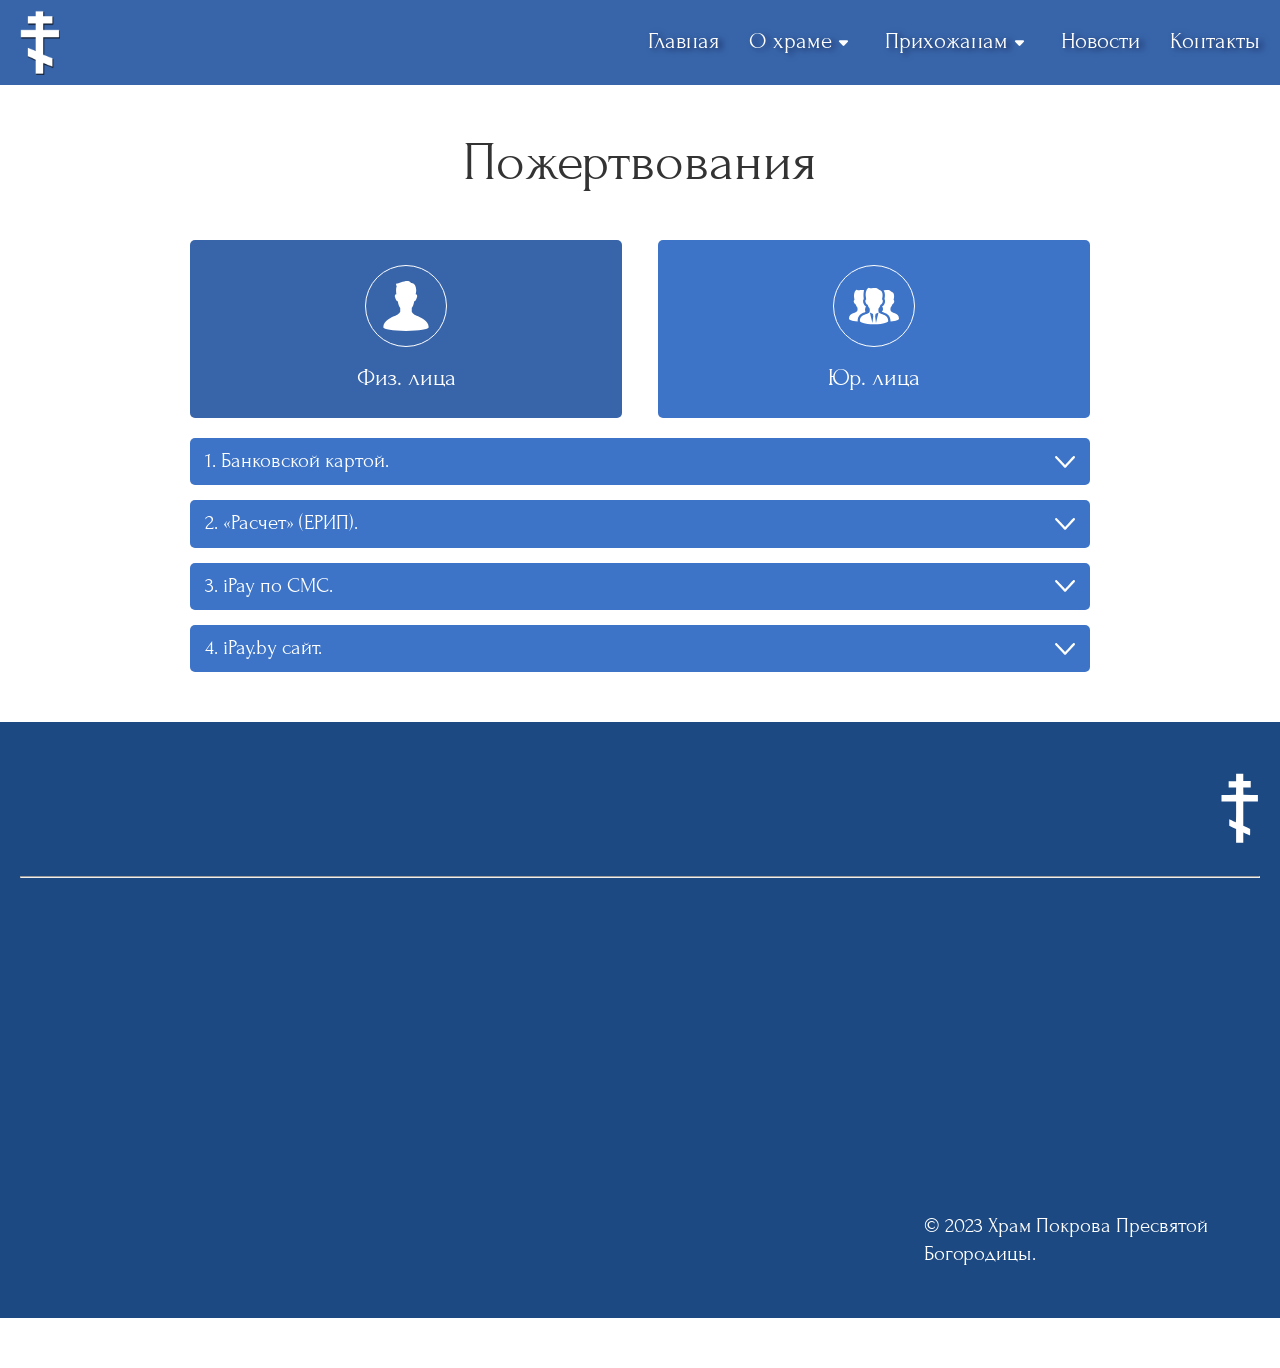
<file: charity.html>
<!DOCTYPE html>
<html lang="ru">
<head>
    <meta charset="UTF-8">
    <meta http-equiv="X-UA-Compatible" content="IE=edge">
    <meta name="viewport" content="width=device-width, initial-scale=1.0">
    <link href="https://unpkg.com/aos@2.3.1/dist/aos.css" rel="stylesheet">
    <link rel="icon" href="./favicon.ico" type="image/x-icon">
    <link rel="stylesheet" href="./charity-page.css">
    <title>Pokrov.by | Пожертвования</title>
</head>
<body>
    <main>
        <header class="header">
            <div class="container">
                <div class="header__inner">
                    <a href="index.html" class="header__logo-link">
                        <img class="header__logo-img" src="./assets/img/6.WEBP" alt="Логотип">
                    </a>
                    <h1 class="header__logo-title">Храм Покрова<br>Пресвятой Богородицы</h1>
                    <div class="header__menu-box">
                        <nav class="header__navigation" data-aos="fade-up">
                            <p class="header__nav-title">Храм Покрова<br> Пресвятой Богородицы</p>
                            <svg class="header__svg" data-aos="fade-up" version="1.0" xmlns="http://www.w3.org/2000/svg" width="134.000000pt" height="246.000000pt" viewBox="0 0 134.000000 246.000000" preserveAspectRatio="xMidYMid meet">
                                <g class="header__g" transform="translate(0.000000,246.000000) scale(0.100000,-0.100000)"
                                fill="#ffffff" stroke="none">
                                <path class="header__svg-path" d="M540 2275 l0 -125 -125 0 -125 0 0 -105 0 -105 125 0 126 0 -3 -122
                                -3 -123 -242 -3 -243 -2 0 -110 0 -110 245 0 245 0 0 -345 c0 -231 -3 -345
                                -10 -345 -6 0 -33 11 -60 25 -27 13 -74 36 -104 49 l-56 25 0 -110 0 -110 115
                                -55 115 -56 0 -229 0 -229 120 0 120 0 0 170 c0 94 2 170 4 170 1 0 51 -22
                                109 -50 58 -27 109 -50 112 -50 3 0 5 50 5 111 l0 110 -115 54 -115 54 0 406
                                0 405 245 0 245 0 0 110 0 110 -242 2 -243 3 -3 123 -3 122 126 0 125 0 0 110
                                0 110 -125 0 -125 0 0 120 0 120 -120 0 -120 0 0 -125z"/>
                                </g>
                            </svg>
                            <hr class="header__nav-hr">
                            <ul class="header__menu">
                                <li class="header__menu-item">
                                    <svg class="header__menu-svg" fill="#fff" width="800px" height="800px" viewBox="0 0 32 32" version="1.1" xmlns="http://www.w3.org/2000/svg">
                                        <path d="M31.772 16.043l-15.012-15.724c-0.189-0.197-0.449-0.307-0.721-0.307s-0.533 0.111-0.722 0.307l-15.089 15.724c-0.383 0.398-0.369 1.031 0.029 1.414 0.399 0.382 1.031 0.371 1.414-0.029l1.344-1.401v14.963c0 0.552 0.448 1 1 1h6.986c0.551 0 0.998-0.445 1-0.997l0.031-9.989h7.969v9.986c0 0.552 0.448 1 1 1h6.983c0.552 0 1-0.448 1-1v-14.968l1.343 1.407c0.197 0.204 0.459 0.308 0.722 0.308 0.249 0 0.499-0.092 0.692-0.279 0.398-0.382 0.411-1.015 0.029-1.413zM26.985 14.213v15.776h-4.983v-9.986c0-0.552-0.448-1-1-1h-9.965c-0.551 0-0.998 0.445-1 0.997l-0.031 9.989h-4.989v-15.777c0-0.082-0.013-0.162-0.032-0.239l11.055-11.52 10.982 11.507c-0.021 0.081-0.036 0.165-0.036 0.252z"></path>
                                    </svg>
                                    <a href="index.html" class="header__menu-link">Главная</a>
                                </li>
                                <li class="header__menu-item drop">
                                    <svg class="header__menu-svg" fill="#000000" height="800px" width="800px" version="1.1" id="Layer_1" xmlns="http://www.w3.org/2000/svg" xmlns:xlink="http://www.w3.org/1999/xlink" 
                                        viewBox="0 0 512 512" xml:space="preserve">
                                    <g>
                                        <g>
                                            <path d="M489.296,289.55c-4.143-3.452-212.927-177.439-216.6-180.501V66.783h16.696c9.22,0,16.696-7.475,16.696-16.696
                                                s-7.475-16.696-16.696-16.696h-16.696V16.696C272.695,7.475,265.22,0,256,0c-9.22,0-16.696,7.475-16.696,16.696v16.696h-16.696
                                                c-9.22,0-16.696,7.475-16.696,16.696s7.475,16.696,16.696,16.696h16.696v42.267c-2.613,2.178-212.481,177.069-216.601,180.501
                                                c-7.083,5.904-8.041,16.431-2.138,23.514s16.431,8.039,23.514,2.138l22.703-18.918v199.02c0,9.22,7.475,16.696,16.696,16.696
                                                h345.043c9.22,0,16.696-7.475,16.696-16.696V296.283l22.703,18.919c3.122,2.601,6.911,3.87,10.68,3.87
                                                c4.784,0,9.532-2.046,12.835-6.008C497.338,305.981,496.379,295.454,489.296,289.55z M411.826,478.609H100.174v-210.15
                                                L256,138.603l155.826,129.855V478.609z"/>
                                        </g>
                                    </g>
                                    <g>
                                        <g>
                                            <path d="M359.736,268.2c-13.008-14.457-31.014-22.42-50.704-22.42c-20.965,0-39.233,9.256-53.033,26.82
                                                c-13.802-17.563-32.069-26.82-53.034-26.82c-19.689,0-37.695,7.962-50.702,22.42c-12.269,13.638-19.027,31.826-19.027,51.213
                                                c0,41.805,31.826,67.606,75.876,103.318c10.852,8.797,23.152,18.77,36.023,29.801c3.127,2.68,6.995,4.019,10.866,4.019
                                                c3.87,0,7.739-1.34,10.866-4.019c12.87-11.03,25.169-21.003,36.023-29.801c44.049-35.711,75.876-61.513,75.876-103.318
                                                C378.764,300.026,372.007,281.838,359.736,268.2z M281.859,396.792c-7.949,6.443-16.661,13.507-25.859,21.195
                                                c-9.199-7.688-17.911-14.751-25.859-21.195c-42.894-34.775-63.514-52.59-63.514-77.38c0-19.508,12.735-40.241,36.339-40.241
                                                c26.86,0,36.527,31.8,36.978,33.337c2.042,7.17,8.583,12.164,16.046,12.164c7.485-0.001,14.045-4.943,16.065-12.152
                                                c0.397-1.361,10.041-33.349,36.981-33.349c23.603,0,36.339,20.733,36.339,40.241C345.373,344.201,324.755,362.017,281.859,396.792
                                                z"/>
                                        </g>
                                    </g>
                                    </svg>
                                    <div class="header__dropdown">
                                        <button class="header__menu-btn" data-drop="drop-1">
                                            О храме
                                            <svg class="header__menu-arrow1" width="23px" height="23px" viewBox="0 0 20 20" xmlns="http://www.w3.org/2000/svg">
                                                <path fill="#fff" d="M13.098 8H6.902c-.751 0-1.172.754-.708 1.268L9.292 12.7c.36.399 1.055.399 1.416 0l3.098-3.433C14.27 8.754 13.849 8 13.098 8Z"/>
                                            </svg>
                                        </button>
                                        <div class="header__dropdown-content" data-drop-content id="drop-1">
                                            <ul class="header__dropdown-list">
                                                <li class="header__dropdown-item">
                                                    <a href="church.html" class="header__dropdown-link">О храме</a>
                                                </li>
                                                <li class="header__dropdown-item">
                                                    <a href="construction.html" class="header__dropdown-link">Строительство храма</a>
                                                </li>
                                                <li class="header__dropdown-item">
                                                    <a href="priest.html" class="header__dropdown-link">Настоятель Храма</a>
                                                </li>
                                                <li class="header__dropdown-item">
                                                    <a href="shrines.html" class="header__dropdown-link">Святыни храма</a>
                                                </li>
                                            </ul>
                                        </div>
                                    </div>
                                </li>
                                <li class="header__menu-item drop">
                                    <svg class="header__menu-svg" fill="#fff" version="1.1" id="Capa_1" xmlns="http://www.w3.org/2000/svg" xmlns:xlink="http://www.w3.org/1999/xlink" 
                                        width="800px" height="800px" viewBox="0 0 123.804 123.804"
                                        xml:space="preserve">
                                    <g>
                                        <g>
                                            <circle cx="43.416" cy="12.681" r="12.681"/>
                                            <circle cx="76.235" cy="12.681" r="12.681"/>
                                            <path d="M87.339,96.715c-0.131,0.01-0.262,0.016-0.395,0.016c-2.709,0-4.914-2.205-4.914-4.916
                                                c0-15.354,9.633-21.744,10.043-22.009c0.092-0.06,0.183-0.108,0.273-0.155c0.004-0.002,0.008-0.006,0.012-0.008
                                                c-0.012-0.06-0.023-0.117-0.037-0.176c-2.112-1.794-3.463-4.461-3.463-7.443c0-1.435,0.319-2.792,0.877-4.021
                                                c-0.205-0.869-0.383-1.612-0.521-2.181v-9.483c1.099,2.285,1.951,5.152,2.451,8.845c1.772-1.805,4.237-2.928,6.962-2.928
                                                c0.895,0,1.759,0.131,2.583,0.357c-2.306-14.18-9.315-19.767-16.483-24.163c-0.252-0.154-0.516-0.272-0.779-0.376
                                                c-1.416-0.935-3-1.618-4.617-2.005c-0.01-0.002-0.021-0.003-0.031-0.005l-3.062,3.215l-3.16-3.181
                                                c-1.756,0.432-3.473,1.216-4.973,2.286c-0.045,0.025-0.092,0.038-0.135,0.065c-2.811,1.723-5.596,3.629-8.081,6.161
                                                c-2.477-2.639-5.335-4.704-8.291-6.518c-0.434-0.268-0.896-0.435-1.367-0.553c-1.153-0.646-2.396-1.133-3.655-1.442l-3.159,3.181
                                                l-3.063-3.215c-0.01,0.002-0.021,0.003-0.031,0.005c-1.616,0.387-3.2,1.07-4.615,2.004c-0.267,0.104-0.53,0.222-0.781,0.377
                                                c-7.516,4.61-14.378,10.95-15.62,24.908c1.338-0.701,2.854-1.103,4.466-1.103c1.974,0,3.809,0.597,5.339,1.617
                                                c0.235-2.457,0.688-4.541,1.327-6.33v7.398c1.84,1.76,2.993,4.232,2.993,6.973c0,2.459-0.936,4.697-2.456,6.404
                                                c0.056,0.166,0.106,0.332,0.171,0.492c-0.034,0.256-0.058,0.514-0.058,0.778v0.563c0.046,0.037,0.096,0.074,0.141,0.111
                                                c1.78,1.32,9.426,7.782,9.426,21.372c0,2.688-2.187,4.876-4.876,4.876c-1.028,0-1.98-0.318-2.77-0.863
                                                c-0.034,0.086-0.071,0.172-0.109,0.258l-0.002,23.623c0,0.438-0.055,0.859-0.148,1.268c1.058,1.081,2.529,1.755,4.16,1.755
                                                c3.214-0.001,5.819-2.604,5.819-5.819l-0.007-40.459c0.23,0.012,0.459,0.029,0.692,0.029c0.045,0,0.091-0.005,0.136-0.006
                                                l-0.002,40.436c0,3.215,2.605,5.819,5.819,5.819c3.213,0,5.818-2.604,5.818-5.817l0.002-46.854
                                                c0.074-0.142,0.146-0.282,0.215-0.427c0.072,0.004,0.144,0.021,0.216,0.021c0.023,0,0.048,0,0.07-0.001
                                                c1.458-0.021,2.754-0.675,3.643-1.694c0.314,0.281,0.668,0.521,1.05,0.717c-2.038,9.217-4.309,20-4.319,22.361
                                                c-0.01,1.936,3.48,3.594,8.401,4.637v21.24c0,3.213,2.605,5.817,5.818,5.817c3.214,0,5.818-2.604,5.818-5.819V96.669
                                                c0.273,0.001,0.551,0.001,0.824-0.001l-0.002,20.062c0,3.215,2.605,5.818,5.818,5.819c3.215,0,5.818-2.604,5.818-5.817
                                                l0.002-9.697h-3.053L87.339,96.715z"/>
                                            <circle cx="24.365" cy="61.765" r="7.421"/>
                                            <path d="M36.373,94.126c1.458,0,2.638-1.181,2.638-2.64c0-12.717-7.073-18.524-8.595-19.627c-0.513-0.459-1.178-0.916-2.063-1.398
                                                c-0.676-0.378-1.401-0.662-2.139-0.844l-1.849,1.861l-1.794-1.884c-0.005,0.002-0.012,0.005-0.017,0.007
                                                c-1.154,0.274-2.27,0.819-3.216,1.563c-0.08,0.04-0.161,0.071-0.237,0.12c-0.363,0.234-8.887,5.891-8.887,19.834
                                                c0,1.457,1.18,2.639,2.639,2.639c1.456,0,2.638-1.182,2.638-2.639c0-3.17,0.529-5.764,1.277-7.879v9.209
                                                c0,0.773,0.149,1.498,0.415,2.162c-0.021,0.149-0.035,0.303-0.035,0.457l0.003,24.312c0,1.88,1.524,3.404,3.404,3.404
                                                c1.881,0,3.404-1.524,3.404-3.404v-20.4c0.134,0.008,0.269,0.018,0.405,0.018c0.025,0,0.053-0.002,0.079-0.004v20.388
                                                c0,1.88,1.523,3.403,3.404,3.403c1.881,0,3.405-1.523,3.405-3.403l0.002-24.144c0.445-0.826,0.706-1.762,0.706-2.789V82.346
                                                c1.004,2.309,1.772,5.309,1.772,9.141C33.734,92.945,34.914,94.126,36.373,94.126z"/>
                                            <circle cx="98.726" cy="61.875" r="7.532"/>
                                            <path d="M104.864,72.119c-0.519-0.465-1.192-0.93-2.092-1.42c-0.686-0.383-1.424-0.672-2.172-0.854l-1.875,1.89l-1.82-1.91
                                                c-0.006,0.002-0.012,0.004-0.02,0.004c-1.17,0.279-2.301,0.834-3.262,1.59c-0.082,0.04-0.163,0.07-0.24,0.121
                                                c-0.369,0.236-9.02,5.979-9.02,20.128c0,1.479,1.197,2.678,2.677,2.678s2.679-1.198,2.679-2.678c0-3.216,0.536-5.849,1.295-7.995
                                                v5.497l-2.736,15.481h3.123l0.004,15.697c0,1.909,1.545,3.457,3.455,3.456c1.908,0,3.453-1.547,3.453-3.456V104.65h0.491
                                                l-0.001,15.697c0,1.909,1.547,3.456,3.456,3.456s3.456-1.547,3.456-3.456V104.65h3.436l-2.717-15.352v-6.537
                                                c1.018,2.344,1.799,5.389,1.799,9.277c0,1.479,1.197,2.678,2.68,2.678c1.479,0,2.677-1.199,2.677-2.678
                                                C113.59,79.132,106.411,73.238,104.864,72.119z"/>
                                        </g>
                                    </g>
                                    </svg>
                                    <div class="header__dropdown">
                                        <button class="header__menu-btn" data-drop="drop-2">
                                            Прихожанам
                                            <svg class="header__menu-arrow2" width="23px" height="23px" viewBox="0 0 20 20" xmlns="http://www.w3.org/2000/svg">
                                                <path fill="#fff" d="M13.098 8H6.902c-.751 0-1.172.754-.708 1.268L9.292 12.7c.36.399 1.055.399 1.416 0l3.098-3.433C14.27 8.754 13.849 8 13.098 8Z"/>
                                            </svg>
                                        </button>
                                        <div class="header__dropdown-content" data-drop-content id="drop-2">
                                            <ul class="header__dropdown-list">
                                                <li class="header__dropdown-item">
                                                    <a href="charity.html" class="header__dropdown-link">Пожертвования</a>
                                                </li>
                                                <li class="header__dropdown-item">
                                                    <a href="schedule.html" class="header__dropdown-link">Расписание Богослужений</a>
                                                </li>
                                                <li class="header__dropdown-item">
                                                    <a href="sunday.html" class="header__dropdown-link">Воскресная школа</a>
                                                </li>
                                            </ul>
                                        </div>
                                    </div>
                                </li>
                                <li class="header__menu-item">
                                    <svg class="header__menu-svg" fill="#000000" width="800px" height="800px" viewBox="-1 0 46 46" xmlns="http://www.w3.org/2000/svg">
                                        <path id="_14.News" data-name="14.News" d="M41,47H7a5,5,0,0,1-5-5V2A1,1,0,0,1,3,1H37a1,1,0,0,1,1,1h0V16h7a1,1,0,0,1,1,1V42A5,5,0,0,1,41,47Zm-5-5V3H4V42H4a3,3,0,0,0,3,3H37.022A4.962,4.962,0,0,1,36,42Zm8-24H38V42a3,3,0,0,0,6,0ZM7,40a1,1,0,0,1,1-1h9a1,1,0,0,1,0,2H8A1,1,0,0,1,7,40Zm4.666-16.285a.977.977,0,1,1-1.381-1.381l5.905-5.905a.887.887,0,0,1,.095-.143,1.047,1.047,0,0,1,1.43,0,.959.959,0,0,1,.095.143L22,20.619l2.19-2.19a.887.887,0,0,1,.095-.143.919.919,0,0,1,1.525.143l3.905,3.905a.977.977,0,1,1-1.381,1.381L25,20.381,23.381,22l.334.334a.977.977,0,1,1-1.381,1.381L17,18.381ZM23,29h9a1,1,0,0,1,0,2H23a1,1,0,0,1,0-2Zm0,5h9a1,1,0,0,1,0,2H23a1,1,0,0,1,0-2Zm0,5h9a1,1,0,0,1,0,2H23a1,1,0,0,1,0-2Zm1-23.5A1.5,1.5,0,1,1,22.5,14,1.5,1.5,0,0,1,24,15.5ZM27,10H13a1,1,0,0,1,0-2H27a1,1,0,0,1,0,2ZM8,34h9a1,1,0,0,1,0,2H8a1,1,0,0,1,0-2Zm10-4a1,1,0,0,1-1,1H8a1,1,0,0,1,0-2h9A1,1,0,0,1,18,30Z" transform="translate(-2 -1)" fill-rule="evenodd"/>
                                    </svg>
                                    <a href="news.html" class="header__menu-link">Новости</a>
                                </li>
                                <li class="header__menu-item">
                                    <svg class="header__menu-svg" fill="#000000" width="800px" height="800px" viewBox="0 0 32 32" version="1.1" xmlns="http://www.w3.org/2000/svg">
                                        <path d="M8.194 1.156c1.169 1.612 2.563 3.694 4.175 6.237 0.406 0.688 0.344 1.512-0.181 2.481-0.2 0.406-0.706 1.331-1.512 2.787 0.887 1.25 2.238 2.787 4.056 4.6s3.331 3.169 4.538 4.056c1.45-0.85 2.381-1.369 2.788-1.575 0.525-0.281 1.031-0.425 1.512-0.425 0.363 0 0.688 0.081 0.969 0.244 1.856 1.131 3.956 2.525 6.294 4.175 0.444 0.325 0.694 0.769 0.756 1.331 0.063 0.569-0.113 1.169-0.512 1.819-0.2 0.281-0.525 0.694-0.969 1.244-0.444 0.544-1.113 1.231-2 2.056s-1.613 1.244-2.181 1.244h-0.063c-4.269-0.169-9.531-3.369-15.762-9.6-6.237-6.238-9.438-11.494-9.6-15.769 0-0.563 0.412-1.3 1.244-2.212 0.825-0.906 1.506-1.563 2.025-1.969 0.525-0.4 0.969-0.725 1.331-0.969 0.444-0.325 0.95-0.481 1.513-0.481 0.694 0 1.212 0.244 1.581 0.725zM6.194 2.425c-0.85 0.606-1.644 1.287-2.394 2.031-0.744 0.75-1.181 1.3-1.3 1.662 0.163 3.756 3.156 8.537 8.988 14.35s10.625 8.819 14.375 9.019c0.325-0.119 0.856-0.563 1.606-1.331s1.425-1.575 2.025-2.419c0.119-0.163 0.163-0.3 0.119-0.425-2.419-1.694-4.438-3.044-6.056-4.056-0.163 0-0.363 0.063-0.606 0.181-0.363 0.2-1.269 0.706-2.725 1.512l-1.031 0.606-1.031-0.669c-1.331-0.925-2.944-2.363-4.844-4.3-1.894-1.894-3.306-3.512-4.238-4.844l-0.725-0.969 0.606-1.088c0.806-1.45 1.313-2.363 1.512-2.725 0.119-0.244 0.181-0.444 0.181-0.606-1.438-2.294-2.769-4.313-3.981-6.050h-0.063c-0.156 0-0.3 0.044-0.419 0.119z"></path>
                                    </svg>
                                    <a href="#footer" class="header__menu-link">Контакты</a>
                                </li>
                            </ul>
                        </nav>
                    </div>
                    <div class="header__hamburger">
                        <span class="header__hamburger-line"></span>
                        <span class="header__hamburger-line"></span>
                        <span class="header__hamburger-line"></span>
                    </div>
                </div>
            </div>
        </header>

        <section class="charitypage section">
            <div class="container">
                <div class="charitypage__inner">
                    <h2 class="charitypage__title title" data-aos="fade-up">Пожертвования</h2>
                    <div class="charitypage__wrapper">
                        <div class="charitypage__cards">
                            <div class="charitypage__card active" data-aos="fade-up" data-tab="tab-1">
                                <div class="charitypage__card-picturebox">
                                    <svg class="charitypage__card-person" version="1.1" id="_x32_" xmlns="http://www.w3.org/2000/svg" xmlns:xlink="http://www.w3.org/1999/xlink" 
                                        viewBox="0 0 512 512"  xml:space="preserve">
                                        <g>
                                            <path class="st0" d="M364.038,355.035c-19.948-7.458-49.037-29.238-49.037-42.797c0-8.983,0-20.205,0-35.587
                                                c11.528-12.826,20.294-38.864,25.504-68.38c12.152-4.338,19.096-11.281,27.771-41.658c9.221-32.358-13.886-31.258-13.886-31.258
                                                c18.69-61.873-5.913-120.022-47.125-115.753c-28.426-49.73-123.636,11.36-153.468,7.102c0,17.055,7.102,29.842,7.102,29.842
                                                c-10.37,19.69-6.37,58.951-3.458,78.809c-1.684-0.03-22.581,0.188-13.717,31.258c8.676,30.376,15.619,37.32,27.772,41.658
                                                c5.2,29.516,13.965,55.554,25.504,68.38c0,15.382,0,26.604,0,35.587c0,13.559-30.901,36.399-49.036,42.797
                                                c-37.469,13.193-129.54,51.136-123.597,122.21C25.792,494.301,119.577,512,256,512c136.414,0,230.209-17.699,231.635-34.755
                                                C493.577,406.102,401.269,368.961,364.038,355.035z"/>
                                        </g>
                                    </svg>
                                </div>
                                <p class="charitypage__subtitle">Физ. лица</p>
                            </div>
                            <div class="charitypage__card" data-aos="fade-up" data-tab="tab-2">
                                <div class="charitypage__card-picturebox">
                                    <svg class="charitypage__card-company" version="1.1" id="_x32_" xmlns="http://www.w3.org/2000/svg" xmlns:xlink="http://www.w3.org/1999/xlink" 
                                        viewBox="0 0 512 512"  xml:space="preserve">
                                        <g>
                                        <path class="st0" d="M157.604,321.598c7.26-2.232,10.041-6.696,10.6-10.046c-0.559-4.469-3.143-6.279-3.986-14.404
                                            c-0.986-9.457,6.91-32.082,9.258-36.119c-0.32-0.772-0.65-1.454-0.965-2.247c-11.002-6.98-22.209-19.602-27.359-42.416
                                            c-2.754-12.197-0.476-24.661,6.121-35.287c0,0-7.463-52.071,3.047-86.079c-9.818-4.726-20.51-3.93-35.164-2.466
                                            c-11.246,1.126-12.842,3.516-21.48,2.263c-9.899-1.439-17.932-4.444-20.348-5.654c-1.392-0.694-14.449,10.89-18.084,20.35
                                            c-11.531,29.967-8.435,50.512-5.5,66.057c-0.098,1.592-0.224,3.178-0.224,4.787l2.68,11.386c0.01,0.12,0,0.232,0.004,0.346
                                            c-5.842,5.24-9.363,12.815-7.504,21.049c3.828,16.934,12.07,23.802,20.186,26.777c5.383,15.186,10.606,24.775,16.701,31.222
                                            c1.541,7.027,2.902,16.57,1.916,26.032C83.389,336.78,0,315.904,0,385.481c0,9.112,25.951,23.978,88.818,28.259
                                            c-0.184-1.342-0.31-2.695-0.31-4.078C88.508,347.268,129.068,330.379,157.604,321.598z"/>
                                        <path class="st0" d="M424.5,297.148c-0.986-9.457,0.371-18.995,1.912-26.011c6.106-6.458,11.328-16.052,16.713-31.246
                                            c8.113-2.977,16.35-9.848,20.174-26.774c1.77-7.796-1.293-15.006-6.59-20.2c3.838-12.864,18.93-72.468-26.398-84.556
                                            c-15.074-18.839-28.258-18.087-50.871-15.827c-11.246,1.126-12.844,3.516-21.477,2.263c-1.89-0.275-3.682-0.618-5.41-0.984
                                            c1.658,2.26,3.238,4.596,4.637,7.092c15.131,27.033,11.135,61.27,6.381,82.182c5.67,10.21,7.525,21.944,4.963,33.285
                                            c-5.15,22.8-16.352,35.419-27.348,42.4c-0.551,1.383-2.172,4.214,0.06,7.006c2.039,3.305,2.404,2.99,4.627,5.338
                                            c1.539,7.027,2.898,16.57,1.91,26.032c-0.812,7.85-14.352,14.404-10.533,17.576c3.756,1.581,8.113,3.234,13,5.028
                                            c28.025,10.29,74.928,27.516,74.928,89.91c0,1.342-0.117,2.659-0.291,3.96C486.524,409.195,512,394.511,512,385.481
                                            C512,315.904,428.613,336.78,424.5,297.148z"/>
                                        <path class="st0" d="M301.004,307.957c-1.135-10.885,0.432-21.867,2.201-29.956c7.027-7.423,13.047-18.476,19.244-35.968
                                            c9.34-3.427,18.826-11.335,23.23-30.826c2.028-8.976-1.494-17.276-7.586-23.256c4.412-14.81,21.785-83.437-30.398-97.353
                                            c-17.354-21.692-32.539-20.825-58.57-18.222c-12.951,1.294-14.791,4.048-24.731,2.603c-11.4-1.657-20.646-5.117-23.428-6.508
                                            c-1.602-0.803-16.637,12.538-20.826,23.428c-13.27,34.5-9.705,58.159-6.33,76.056c-0.111,1.833-0.264,3.658-0.264,5.511
                                            l3.092,13.11c0.01,0.135,0,0.264,0.004,0.399c-6.726,6.03-10.777,14.752-8.636,24.232c4.402,19.498,13.894,27.404,23.238,30.828
                                            c6.199,17.485,12.207,28.533,19.231,35.956c1.773,8.084,3.34,19.076,2.205,29.966c-4.738,45.626-100.744,21.593-100.744,101.706
                                            c0,12.355,41.4,33.902,144.906,33.902c103.506,0,144.906-21.547,144.906-33.902C401.748,329.549,305.742,353.583,301.004,307.957z
                                            M240.039,430.304l-26.276-106.728l32.324,13.453l-1.738,15.619l5.135-0.112L240.039,430.304z M276.209,430.304l-9.447-77.768
                                            l5.135,0.112l-1.738-15.619l32.324-13.453L276.209,430.304z"/>
                                        </g>
                                    </svg>
                                </div>
                                <p class="charitypage__subtitle">Юр. лица</p>
                            </div>
                        </div>
                        <div class="charitypage__person-content" data-tab-content id="tab-1">
                            <ul class="charitypage__person-accordion accordion" data-aos="fade-up">
                                <li class="charitypage__person-item accordion__item">
                                    <div class="charitypage__person-question accordion__question">
                                        <span class="charitypage__person-question-text">1. Банковской картой.</span>
                                        <svg class="charitypage__person-question-arrow"  version="1.0" xmlns="http://www.w3.org/2000/svg" viewBox="0 0 513.000000 305.000000" preserveAspectRatio="xMidYMid meet">
                                            <g transform="translate(0.000000,305.000000) scale(0.100000,-0.100000)" fill="#ffffff" stroke="none">
                                                <path class="hero__arrow-path" d="M222 3026 c-193 -63 -272 -286 -159 -451 27 -40 2248 -2436 2307 -2489 62 -56 122 -80 200 -80 95 1 150 28 242 122 41 42 567 608 1168 1257 860 928 1098 1191 1117 1232 33 71 39 137 19 204 -31 109 -104 177 -219 205 -62 16 -72 16 -133 1 -40 -10 -84 -30 -110 -49 -25 -18 -502 -526 -1061 -1128 -559 -602 -1020 -1095 -1024 -1095 -4 0 -471 500 -1038 1110 -797 858 -1043 1117 -1082 1139 -61 35 -159 44 -227 22z"/>
                                            </g>
                                        </svg>
                                    </div>
                                    <div class="charitypage__person-body accordion__body">
                                        <div class="charitypage__person-formbox">
                                            <form class="charitypage__person-form" method="post" action="/artpay.php">
                                                <span class="charitypage__person-form-span">Введите сумму : </span>
                                                <input class="charitypage__person-form-sum" name="amount" type="text" placeholder="введите сумму (BYN)"/>
                                                <input class="charitypage__person-form-submit" type="submit" value="Пожертвовать" />
                                            </form>
                                            <div class="charitypage__person-form-images">
                                                <img class="charitypage__person-form-image belcard"  src="./assets/img/form-images/belkart_logo.svg" alt="Логотип Белкарт">
                                                <img class="charitypage__person-form-image mastercard" src="./assets/img/form-images/MasterCard_logo.webp" alt="Мастеркард логотип">
                                                <img class="charitypage__person-form-image visa" src="./assets/img/form-images/Visa_logo.webp" alt="Виза логотип">
                                                <img class="charitypage__person-form-image mastercard-secured" src="./assets/img/form-images/mastercard-SECURECODE.webp" alt="mastercard secured">
                                                <img class="charitypage__person-form-image verified-visa" src="./assets/img/form-images/verified-by-visa.webp" alt="verified by visa">
                                                <img class="charitypage__person-form-image artpay" src="./assets/img/form-images/ArtPay_logo.webp" alt="artPay logo">
                                            </div>
                                        </div>
                                    </div>
                                </li>

                                <li class="charitypage__person-item accordion__item">
                                    <div class="charitypage__person-question accordion__question">
                                        <span class="charitypage__person-question-text">2. «Расчет» (ЕРИП).</span>
                                        <svg class="charitypage__person-question-arrow"  version="1.0" xmlns="http://www.w3.org/2000/svg" viewBox="0 0 513.000000 305.000000" preserveAspectRatio="xMidYMid meet">
                                            <g transform="translate(0.000000,305.000000) scale(0.100000,-0.100000)" fill="#ffffff" stroke="none">
                                                <path class="hero__arrow-path" d="M222 3026 c-193 -63 -272 -286 -159 -451 27 -40 2248 -2436 2307 -2489 62 -56 122 -80 200 -80 95 1 150 28 242 122 41 42 567 608 1168 1257 860 928 1098 1191 1117 1232 33 71 39 137 19 204 -31 109 -104 177 -219 205 -62 16 -72 16 -133 1 -40 -10 -84 -30 -110 -49 -25 -18 -502 -526 -1061 -1128 -559 -602 -1020 -1095 -1024 -1095 -4 0 -471 500 -1038 1110 -797 858 -1043 1117 -1082 1139 -61 35 -159 44 -227 22z"/>
                                            </g>
                                        </svg>
                                    </div>
                                    <div class="charitypage__person-body accordion__body">
                                        <p class="charitypage__accordion-text-subtitle">Для проведения платежа в системе "Расчет" (ЕРИП) выберите:</p>
                                        <ul class="charitypage__accordion-list">
                                            <li class="charitypage__accordion-item">Благотворительность, общественные объединения</li>
                                            <li class="charitypage__accordion-item">Религиозные объединения</li>
                                            <li class="charitypage__accordion-item">Свято-Покровский храм Слобода</li>
                                            <li class="charitypage__accordion-item">Пожертвование</li>
                                            <li class="charitypage__accordion-item">Ввести ФИО</li>
                                            <li class="charitypage__accordion-item">Сумму пожертвования</li>
                                            <li class="charitypage__accordion-item">Оплатить</li>
                                        </ul>
                                        <p class="charitypage__accordion-text-subtitle">Или для быстрой навигации в системе "Расчет" (ЕРИП) используйте код услуги - 4750701</p>
                                        <ul class="charitypage__accordion-list">
                                            <li class="charitypage__accordion-item">Оплата в ЕРИП по коду услуги</li>
                                            <li class="charitypage__accordion-item">Ввести код 4750701 > ФИО > сумму пожертвования</li>
                                            <li class="charitypage__accordion-item">Оплатить</li>
                                        </ul>
                                        <p class="charitypage__accordion-text-subtitle">Оплата возможна следующими способами:</p>
                                        <ul class="charitypage__accordion-list">
                                            <li class="charitypage__accordion-item charitypage__accordion-item-disk">в кассе или банкомате банка;</li>
                                            <li class="charitypage__accordion-item charitypage__accordion-item-disk">через платежные терминалы, инфокиоски;</li>
                                            <li class="charitypage__accordion-item charitypage__accordion-item-disk">через системы интернет-банка и СМС-банка;</li>
                                            <li class="charitypage__accordion-item charitypage__accordion-item-disk">через платежные системы iPay, WebMoney и др.</li>
                                        </ul>
                                    </div>
                                </li>

                                <li class="charitypage__person-item accordion__item">
                                    <div class="charitypage__person-question accordion__question">
                                        <span class="charitypage__person-question-text">3. iPay по СМС.</span>
                                        <svg class="charitypage__person-question-arrow"  version="1.0" xmlns="http://www.w3.org/2000/svg" viewBox="0 0 513.000000 305.000000" preserveAspectRatio="xMidYMid meet">
                                            <g transform="translate(0.000000,305.000000) scale(0.100000,-0.100000)" fill="#ffffff" stroke="none">
                                                <path class="hero__arrow-path" d="M222 3026 c-193 -63 -272 -286 -159 -451 27 -40 2248 -2436 2307 -2489 62 -56 122 -80 200 -80 95 1 150 28 242 122 41 42 567 608 1168 1257 860 928 1098 1191 1117 1232 33 71 39 137 19 204 -31 109 -104 177 -219 205 -62 16 -72 16 -133 1 -40 -10 -84 -30 -110 -49 -25 -18 -502 -526 -1061 -1128 -559 -602 -1020 -1095 -1024 -1095 -4 0 -471 500 -1038 1110 -797 858 -1043 1117 -1082 1139 -61 35 -159 44 -227 22z"/>
                                            </g>
                                        </svg>
                                    </div>
                                    <div class="charitypage__person-body accordion__body">
                                        <p class="charitypage__accordion-text-subtitle">Для этого необходимо:</p>
                                        <p class="charitypage__accordion-text">Отправить на номер 553 SMS-сообщение (не тарифицируется) вида:<br>
                                            2424<br>
                                            Пример SMS-сообщения:<br>
                                            <b>2424 ИвановАИ 10</b><br>
                                            <span class="charitypage__accordion-text-red">(пробел между параметрами обязателен!)</span>
                                        </p>
                                        
                                        <p class="charitypage__accordion-text-subtitle"><i>Где:</i></p>
                                        <p class="charitypage__accordion-text"><i><b>2424</b> - код Храм Покрова Пресвятой Богородицы;<br>
                                            <b>ИвановАИ</b> - фамилия и инициалы;<br>
                                            <b>10</b> - сумма пожертвования;</i>
                                        </p>
                                        
                                        <p class="charitypage__accordion-text-subtitle"><i>Обратите внимание:</i></p>
                                        <p class="charitypage__accordion-text"><i>- Разделитель между параметрами в СМС – символ пробела;<br>
                                            - Сумма пожертвования будет списана с баланса Вашего мобильного телефона;<br>
                                            - Отправка СМС на номер 553 бесплатна.</i>
                                        </p>  
                                    </div>
                                </li>

                                <li class="charitypage__person-item accordion__item">
                                    <div class="charitypage__person-question accordion__question">
                                        <span class="charitypage__person-question-text">4. iPay.by сайт.</span>
                                        <svg class="charitypage__person-question-arrow"  version="1.0" xmlns="http://www.w3.org/2000/svg" viewBox="0 0 513.000000 305.000000" preserveAspectRatio="xMidYMid meet">
                                            <g transform="translate(0.000000,305.000000) scale(0.100000,-0.100000)" fill="#ffffff" stroke="none">
                                                <path class="hero__arrow-path" d="M222 3026 c-193 -63 -272 -286 -159 -451 27 -40 2248 -2436 2307 -2489 62 -56 122 -80 200 -80 95 1 150 28 242 122 41 42 567 608 1168 1257 860 928 1098 1191 1117 1232 33 71 39 137 19 204 -31 109 -104 177 -219 205 -62 16 -72 16 -133 1 -40 -10 -84 -30 -110 -49 -25 -18 -502 -526 -1061 -1128 -559 -602 -1020 -1095 -1024 -1095 -4 0 -471 500 -1038 1110 -797 858 -1043 1117 -1082 1139 -61 35 -159 44 -227 22z"/>
                                            </g>
                                        </svg>
                                    </div>
                                    <div class="charitypage__person-body accordion__body">
                                        <p class="charitypage__accordion-text">Совершить платеж Вы можете из личного кабинета сайта iPay.by. Для входа в личный кабинет используйте свой номер телефона и сеансовый пароль, для получения которого достаточно отправить любое SMS-сообщение на номер 5533 (стоимость SMS определяется тарифным планом абонента). После успешного входа в личный кабинет Вы можете осуществлять платежи, выбирая услуги для оплаты Кроме того, Вы можете узнать баланс Вашего счета мобильного телефона, просмотреть историю платежей, при необходимости распечатать чек. Комиссия системы iPay составит для абонентов МТС: 3%, Life: 3,5%.
                                        </p> 
                                        <p class="charitypage__accordion-text"><i>**исключения составляют номера телефонов, подключенные на корпоративный тариф, тарифный план «Свободный life:)» и абоненты, использующие оплату услуг сотовой связи по факту. Для осуществления операций в Системе iPay доступна не вся сумма баланса лицевого счета: после списания итоговой суммы операции на вашем счете должно остаться не менее 10 копеек для абонентов МТС и не менее 50 копеек для абонентов life:).</i>
                                        </p>
                                    </div>
                                </li>
                            </ul>
                        </div>

                        <div class="charitypage__company-content hidden" data-tab-content id="tab-2">
                            <p class="charitypage__accordion-text-subtitle">
                                <b>Реквизиты:</b>
                            </p>
                            <p class="charitypage__accordion-text">
                               р/с BY55BLBB30150600404088001001 в Дирекции ОАО «Белинвестбанк» по г. Минску и Минской области, код BLBBBY2X
                            </p>
                            <p class="charitypage__accordion-text">
                                УНП 600404088 ОКПО 28939629
                            </p>
                            <p class="charitypage__accordion-text-subtitle">
                                <b>Получатель:</b>
                            </p>
                            <p class="charitypage__accordion-text">
                                Приход храма Покрова Пресвятой Богородицы аг. Слобода Озерицко-Слободского с/с Смолевичского р-на Борисовской епархии Белорусской Православной Церкви.
                            </p>
                            <p class="charitypage__accordion-text-subtitle">
                                <b>Назначения платежа:</b>
                            </p>
                            <p class="charitypage__accordion-text">
                                Просим указать: пожертвование.
                            </p>
                            <p class="charitypage__accordion-text-subtitle">
                                <b>222215 Республика Беларусь, Минская область, Смолевичский район, аг. Слобода Озерицко-Слободского с/с, ул. Покровская, 1.</b>
                            </p>
                            <p class="charitypage__accordion-text-subtitle">
                                <b>Скачать договор предоставления безвозмездной (спонсорской) помощи:</b>
                            </p>
                            <a class="charitypage__accordion-link-document" href="./assets/dogovor.docx">Скачать договор</a>
                            <p class="charitypage__accordion-text-subtitle">
                                <b>Телефон священника:</b>
                            </p>
                            <p class="charitypage__accordion-text">
                                <a href="tel:+375292783226" class="charitypage__accordion-link-phone"> +37529-278-32-26.</a>
                            </p>
                            <p class="charitypage__accordion-text-subtitle">
                                <b>Телефон храма:</b>
                            </p>
                            <p class="charitypage__accordion-text">
                                <a href="tel:+375177637497" class="charitypage__accordion-link-phone"> +37517-763-74-97.</a>
                            </p>
                            
                            <p class="charitypage__accordion-text charitypage__accordion-text-p0">
                                Спонсорский договор заключается с религиозной общиной: <b>«Приход храма Покрова Пресвятой Богородицы аг. Слобода Озерицко-Слободского с/с Смолевичского р-на Борисовской епархии Белорусской Православной Церкви»</b> в лице настоятеля прихода священника Иоанна Александровича Ясюкевича, действующего на основании Устава.
                            </p>
                            <p class="charitypage__accordion-text charitypage__accordion-text-p0">
                                «Безвозмездная (спонсорская) помощь предоставляется Получателю в целях поддержки религиозной организации и используется на нужды прихода, приобретение товаров (работ, услуг), строительство храма и укрепление материально-технической базы прихода.
                            </p>
                            <p class="charitypage__accordion-text charitypage__accordion-text-p0">
                                Отчет о целевом использовании безвозмездной (спонсорской) помощи Получатель представляет Спонсору не позднее 180 календарных дней со дня её получения».
                            </p>
                            
                            <p class="charitypage__accordion-text charitypage__accordion-text-p0">
                                <b>Не оставайтесь равнодушными! Нужна любая помощь – денежные средства, строительные материалы, личное участие в строительстве!</b>
                            </p>
                        </div>
                    </div>
                </div>
            </div>
        </section>

        <footer class="footer" id="footer">
            <div class="container">
                <div class="footer__inner">
                    <div class="footer__wrapper-top">
                        <h2 class="footer__wrapper-top-title" data-aos="fade-up">Контакты</h2>
                        <div class="footer__wrapper-top-rigth">
                            <p class="footer__wrapper-top-text" data-aos="fade-up">Храм Покрова Пресвятой Богородицы</p>
                            <svg class="footer__svg" data-aos="fade-up" version="1.0" xmlns="http://www.w3.org/2000/svg" width="134.000000pt" height="246.000000pt" viewBox="0 0 134.000000 246.000000" preserveAspectRatio="xMidYMid meet">
                                <g class="footer__g" transform="translate(0.000000,246.000000) scale(0.100000,-0.100000)"
                                fill="#ffffff" stroke="none">
                                <path d="M540 2275 l0 -125 -125 0 -125 0 0 -105 0 -105 125 0 126 0 -3 -122
                                -3 -123 -242 -3 -243 -2 0 -110 0 -110 245 0 245 0 0 -345 c0 -231 -3 -345
                                -10 -345 -6 0 -33 11 -60 25 -27 13 -74 36 -104 49 l-56 25 0 -110 0 -110 115
                                -55 115 -56 0 -229 0 -229 120 0 120 0 0 170 c0 94 2 170 4 170 1 0 51 -22
                                109 -50 58 -27 109 -50 112 -50 3 0 5 50 5 111 l0 110 -115 54 -115 54 0 406
                                0 405 245 0 245 0 0 110 0 110 -242 2 -243 3 -3 123 -3 122 126 0 125 0 0 110
                                0 110 -125 0 -125 0 0 120 0 120 -120 0 -120 0 0 -125z"/>
                                </g>
                            </svg>
                            <!-- <img class="footer__wrapper-top-logo" src="./assets/img/christian_cross_PNG23032.png" alt="логотип" > -->
                        </div>
                    </div>
                    <hr class="footer__hr">
                    <div class="footer__wrapper-bottom">
                        <div class="footer__wrapper-bottom-left" data-aos="fade-up">
                            <p class="footer__wrapper-text">Приход храма Покрова Пресвятой Богородицы 
                                аг. Слобода
                            </p>
                            <p class="footer__wrapper-text">222215 Республика Беларусь, 
                                Минская область, Смолевичский район, аг. Слобода 
                                Озерицко-Слободского с/с, ул. Покровская, 1.
                            </p>
                            <a href="tel:+375292783226" class="footer__wrapper-left-phone">Телефон священника: +37529-278-32-26</a>
                            <a href="tel:+375177637497" class="footer__wrapper-left-phone">Телефон храма: +3751776-3-74-97</a>
                        </div>
                        <div class="footer__wrapper-bottom-center" data-aos="fade-up">
                            <div class="footer__wrapper-center-email">
                                <span class="footer__center-span">E-mail:</span>
                                <a href="mailto:i.yasiukevich@mail.ru" class="footer__wrapper-email">i.yasiukevich@mail.ru</a>
                            </div>
                            <div class="footer__wrapper-center-links">
                                <span class="footer__center-span">Ссылки:</span>
                                <ul class="footer__wrapper-list">
                                    <li class="footer__wrapper-item">
                                        <a href="schedule.html" class="footer__wrapper-link">Расписание богослужений</a>
                                    </li>
                                    <li class="footer__wrapper-item">
                                        <a href="charity.html" class="footer__wrapper-link">Пожертвования</a>
                                    </li>
                                </ul>
                            </div>
                            <div class="footer__wrapper-center-social">
                                <span class="footer__center-span">Социальная жизнь:</span>
                                <a class="footer__wrapper-link-social" href="https://www.youtube.com/channel/UClTE8AlyFgBSyWQaMQPgfZw" target="_blank">
                                    <img class="footer__wrapper-youtube" src="./assets/img/YouTube-White-Full-Color-Logo.wine.png" alt="youtube icon">
                                </a>
                            </div>
                        </div>
                        <div class="footer__wrapper-bottom-rigth">
                            <p class="footer__wrapper-rigths">© 2023 Храм Покрова Пресвятой Богородицы.</p>
                        </div>
                    </div>
                </div>
            </div>
        </footer>
    </main>
    <script src="./assets/js/aos.js"></script>
    <script src="./assets/js/burger-menu.js" defer></script>
    <script src="./assets/js/dropdown.js" defer></script>
    <script src="./assets/js/accordion.js" defer></script>
    <script src="./assets/js/tabs.js" defer></script>
    <script src="./assets/js/main.js" defer></script>
</body>
</html>
</file>
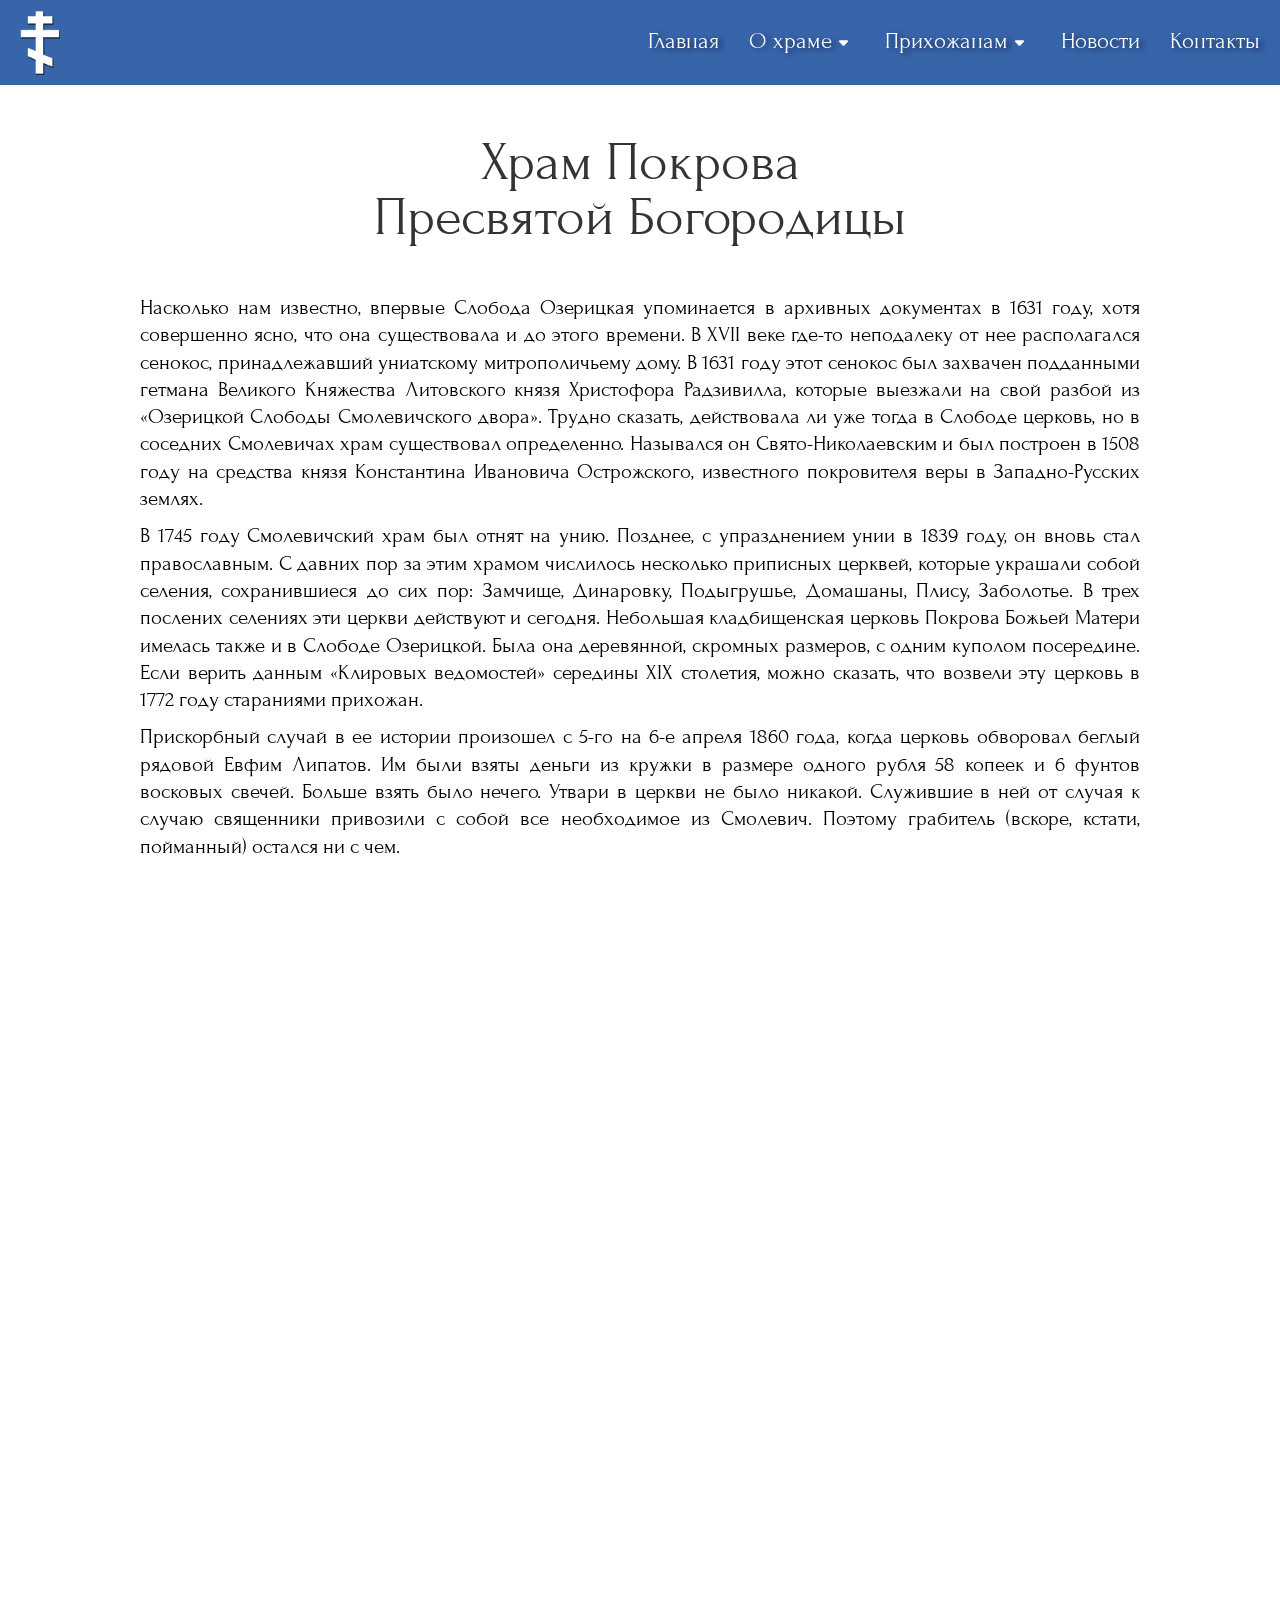
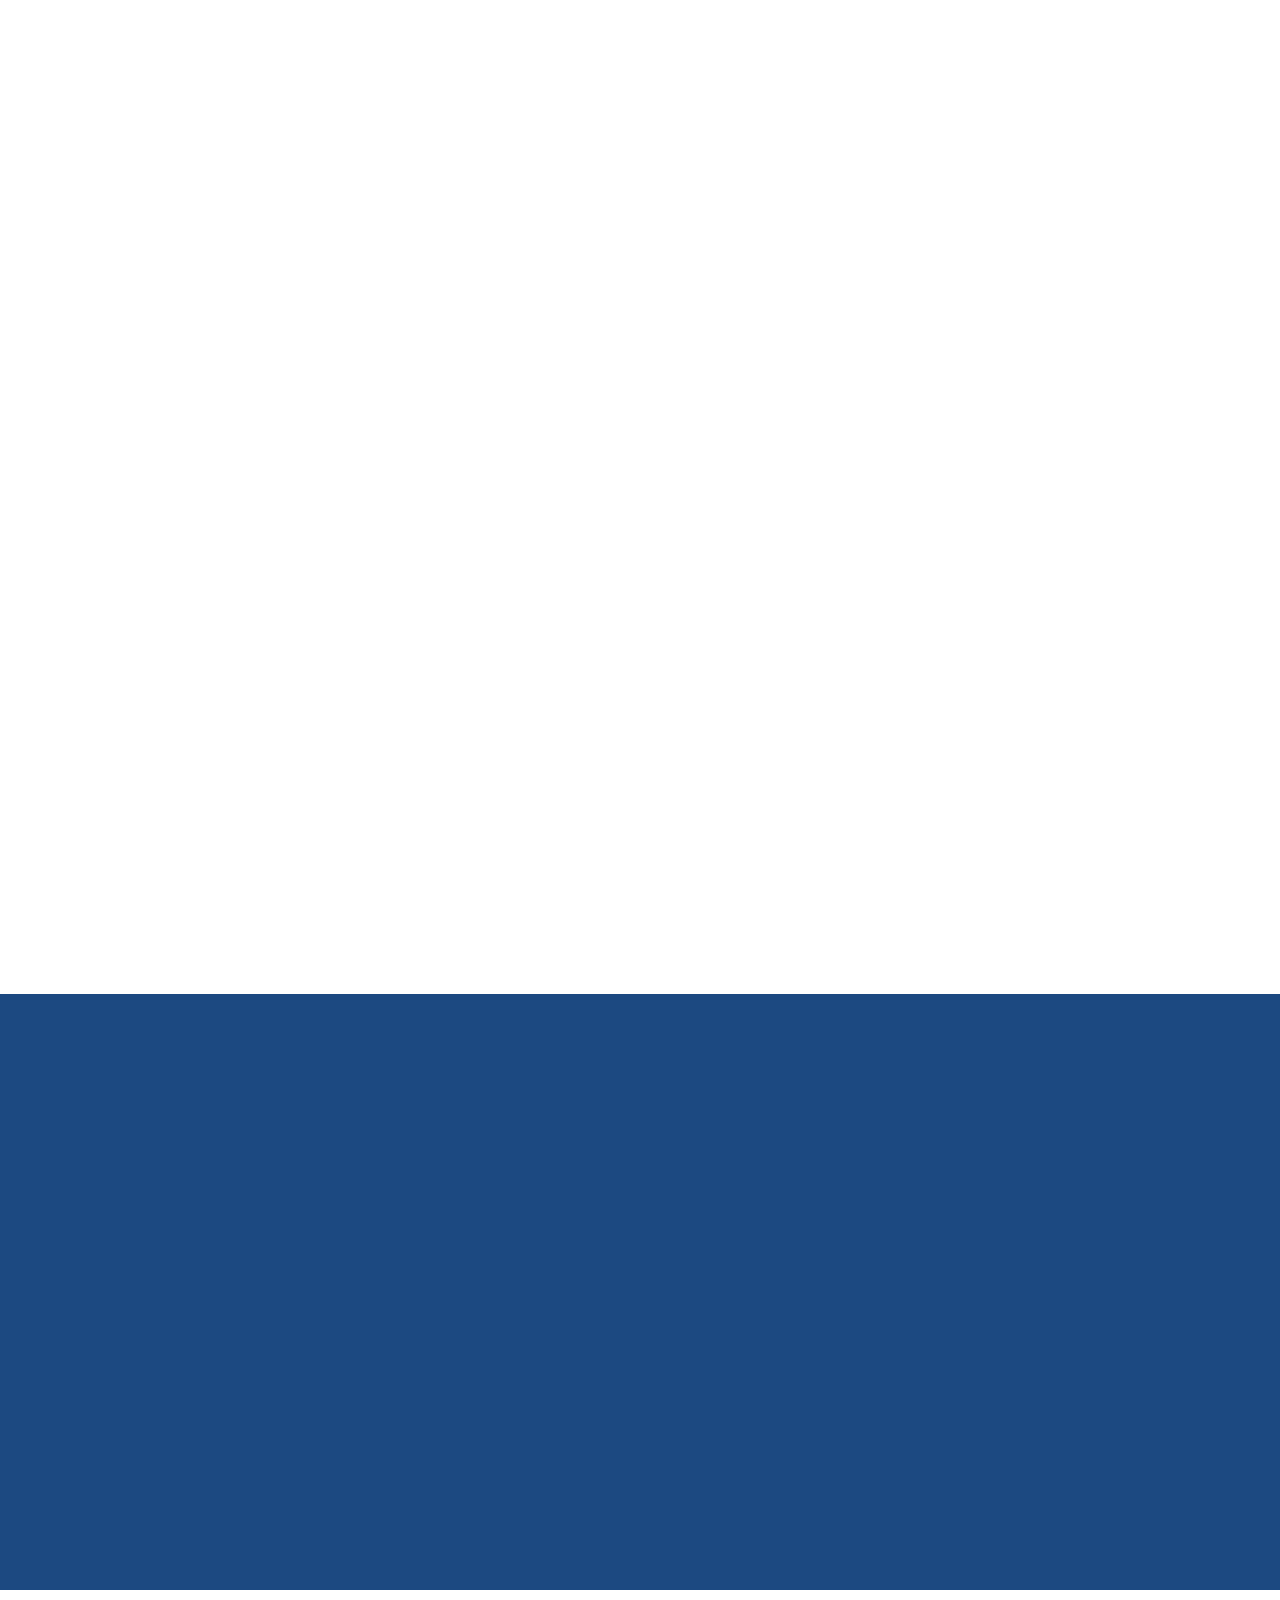
<file: church.html>
<!DOCTYPE html>
<html lang="ru">
<head>
    <meta charset="UTF-8">
    <meta http-equiv="X-UA-Compatible" content="IE=edge">
    <meta name="viewport" content="width=device-width, initial-scale=1.0">
    <link href="https://unpkg.com/aos@2.3.1/dist/aos.css" rel="stylesheet">
    <link rel="icon" href="./favicon.ico" type="image/x-icon">
    <link rel="stylesheet" href="./church-page.css">
    <title>Pokrov.by | О храме</title>
</head>
<body>
    <main>
        <header class="header">
            <div class="container">
                <div class="header__inner">
                    <a href="index.html" class="header__logo-link">
                        <img class="header__logo-img" src="./assets/img/6.WEBP" alt="Логотип">
                    </a>
                    <h1 class="header__logo-title">Храм Покрова<br>Пресвятой Богородицы</h1>
                    <div class="header__menu-box">
                        <nav class="header__navigation" data-aos="fade-up">
                            <p class="header__nav-title">Храм Покрова<br> Пресвятой Богородицы</p>
                            <svg class="header__svg" data-aos="fade-up" version="1.0" xmlns="http://www.w3.org/2000/svg" width="134.000000pt" height="246.000000pt" viewBox="0 0 134.000000 246.000000" preserveAspectRatio="xMidYMid meet">
                                <g class="header__g" transform="translate(0.000000,246.000000) scale(0.100000,-0.100000)"
                                fill="#ffffff" stroke="none">
                                <path class="header__svg-path" d="M540 2275 l0 -125 -125 0 -125 0 0 -105 0 -105 125 0 126 0 -3 -122
                                -3 -123 -242 -3 -243 -2 0 -110 0 -110 245 0 245 0 0 -345 c0 -231 -3 -345
                                -10 -345 -6 0 -33 11 -60 25 -27 13 -74 36 -104 49 l-56 25 0 -110 0 -110 115
                                -55 115 -56 0 -229 0 -229 120 0 120 0 0 170 c0 94 2 170 4 170 1 0 51 -22
                                109 -50 58 -27 109 -50 112 -50 3 0 5 50 5 111 l0 110 -115 54 -115 54 0 406
                                0 405 245 0 245 0 0 110 0 110 -242 2 -243 3 -3 123 -3 122 126 0 125 0 0 110
                                0 110 -125 0 -125 0 0 120 0 120 -120 0 -120 0 0 -125z"/>
                                </g>
                            </svg>
                            <hr class="header__nav-hr">
                            <ul class="header__menu">
                                <li class="header__menu-item">
                                    <svg class="header__menu-svg" fill="#fff" width="800px" height="800px" viewBox="0 0 32 32" version="1.1" xmlns="http://www.w3.org/2000/svg">
                                        <path d="M31.772 16.043l-15.012-15.724c-0.189-0.197-0.449-0.307-0.721-0.307s-0.533 0.111-0.722 0.307l-15.089 15.724c-0.383 0.398-0.369 1.031 0.029 1.414 0.399 0.382 1.031 0.371 1.414-0.029l1.344-1.401v14.963c0 0.552 0.448 1 1 1h6.986c0.551 0 0.998-0.445 1-0.997l0.031-9.989h7.969v9.986c0 0.552 0.448 1 1 1h6.983c0.552 0 1-0.448 1-1v-14.968l1.343 1.407c0.197 0.204 0.459 0.308 0.722 0.308 0.249 0 0.499-0.092 0.692-0.279 0.398-0.382 0.411-1.015 0.029-1.413zM26.985 14.213v15.776h-4.983v-9.986c0-0.552-0.448-1-1-1h-9.965c-0.551 0-0.998 0.445-1 0.997l-0.031 9.989h-4.989v-15.777c0-0.082-0.013-0.162-0.032-0.239l11.055-11.52 10.982 11.507c-0.021 0.081-0.036 0.165-0.036 0.252z"></path>
                                    </svg>
                                    <a href="index.html" class="header__menu-link">Главная</a>
                                </li>
                                <li class="header__menu-item drop">
                                    <svg class="header__menu-svg" fill="#000000" height="800px" width="800px" version="1.1" id="Layer_1" xmlns="http://www.w3.org/2000/svg" xmlns:xlink="http://www.w3.org/1999/xlink" 
                                        viewBox="0 0 512 512" xml:space="preserve">
                                    <g>
                                        <g>
                                            <path d="M489.296,289.55c-4.143-3.452-212.927-177.439-216.6-180.501V66.783h16.696c9.22,0,16.696-7.475,16.696-16.696
                                                s-7.475-16.696-16.696-16.696h-16.696V16.696C272.695,7.475,265.22,0,256,0c-9.22,0-16.696,7.475-16.696,16.696v16.696h-16.696
                                                c-9.22,0-16.696,7.475-16.696,16.696s7.475,16.696,16.696,16.696h16.696v42.267c-2.613,2.178-212.481,177.069-216.601,180.501
                                                c-7.083,5.904-8.041,16.431-2.138,23.514s16.431,8.039,23.514,2.138l22.703-18.918v199.02c0,9.22,7.475,16.696,16.696,16.696
                                                h345.043c9.22,0,16.696-7.475,16.696-16.696V296.283l22.703,18.919c3.122,2.601,6.911,3.87,10.68,3.87
                                                c4.784,0,9.532-2.046,12.835-6.008C497.338,305.981,496.379,295.454,489.296,289.55z M411.826,478.609H100.174v-210.15
                                                L256,138.603l155.826,129.855V478.609z"/>
                                        </g>
                                    </g>
                                    <g>
                                        <g>
                                            <path d="M359.736,268.2c-13.008-14.457-31.014-22.42-50.704-22.42c-20.965,0-39.233,9.256-53.033,26.82
                                                c-13.802-17.563-32.069-26.82-53.034-26.82c-19.689,0-37.695,7.962-50.702,22.42c-12.269,13.638-19.027,31.826-19.027,51.213
                                                c0,41.805,31.826,67.606,75.876,103.318c10.852,8.797,23.152,18.77,36.023,29.801c3.127,2.68,6.995,4.019,10.866,4.019
                                                c3.87,0,7.739-1.34,10.866-4.019c12.87-11.03,25.169-21.003,36.023-29.801c44.049-35.711,75.876-61.513,75.876-103.318
                                                C378.764,300.026,372.007,281.838,359.736,268.2z M281.859,396.792c-7.949,6.443-16.661,13.507-25.859,21.195
                                                c-9.199-7.688-17.911-14.751-25.859-21.195c-42.894-34.775-63.514-52.59-63.514-77.38c0-19.508,12.735-40.241,36.339-40.241
                                                c26.86,0,36.527,31.8,36.978,33.337c2.042,7.17,8.583,12.164,16.046,12.164c7.485-0.001,14.045-4.943,16.065-12.152
                                                c0.397-1.361,10.041-33.349,36.981-33.349c23.603,0,36.339,20.733,36.339,40.241C345.373,344.201,324.755,362.017,281.859,396.792
                                                z"/>
                                        </g>
                                    </g>
                                    </svg>
                                    <div class="header__dropdown">
                                        <button class="header__menu-btn" data-drop="drop-1">
                                            О храме
                                            <svg class="header__menu-arrow1" width="23px" height="23px" viewBox="0 0 20 20" xmlns="http://www.w3.org/2000/svg">
                                                <path fill="#fff" d="M13.098 8H6.902c-.751 0-1.172.754-.708 1.268L9.292 12.7c.36.399 1.055.399 1.416 0l3.098-3.433C14.27 8.754 13.849 8 13.098 8Z"/>
                                            </svg>
                                        </button>
                                        <div class="header__dropdown-content" data-drop-content id="drop-1">
                                            <ul class="header__dropdown-list">
                                                <li class="header__dropdown-item">
                                                    <a href="church.html" class="header__dropdown-link">О храме</a>
                                                </li>
                                                <li class="header__dropdown-item">
                                                    <a href="construction.html" class="header__dropdown-link">Строительство храма</a>
                                                </li>
                                                <li class="header__dropdown-item">
                                                    <a href="priest.html" class="header__dropdown-link">Настоятель Храма</a>
                                                </li>
                                                <li class="header__dropdown-item">
                                                    <a href="shrines.html" class="header__dropdown-link">Святыни храма</a>
                                                </li>
                                            </ul>
                                        </div>
                                    </div>
                                </li>
                                <li class="header__menu-item drop">
                                    <svg class="header__menu-svg" fill="#fff" version="1.1" id="Capa_1" xmlns="http://www.w3.org/2000/svg" xmlns:xlink="http://www.w3.org/1999/xlink" 
                                        width="800px" height="800px" viewBox="0 0 123.804 123.804"
                                        xml:space="preserve">
                                    <g>
                                        <g>
                                            <circle cx="43.416" cy="12.681" r="12.681"/>
                                            <circle cx="76.235" cy="12.681" r="12.681"/>
                                            <path d="M87.339,96.715c-0.131,0.01-0.262,0.016-0.395,0.016c-2.709,0-4.914-2.205-4.914-4.916
                                                c0-15.354,9.633-21.744,10.043-22.009c0.092-0.06,0.183-0.108,0.273-0.155c0.004-0.002,0.008-0.006,0.012-0.008
                                                c-0.012-0.06-0.023-0.117-0.037-0.176c-2.112-1.794-3.463-4.461-3.463-7.443c0-1.435,0.319-2.792,0.877-4.021
                                                c-0.205-0.869-0.383-1.612-0.521-2.181v-9.483c1.099,2.285,1.951,5.152,2.451,8.845c1.772-1.805,4.237-2.928,6.962-2.928
                                                c0.895,0,1.759,0.131,2.583,0.357c-2.306-14.18-9.315-19.767-16.483-24.163c-0.252-0.154-0.516-0.272-0.779-0.376
                                                c-1.416-0.935-3-1.618-4.617-2.005c-0.01-0.002-0.021-0.003-0.031-0.005l-3.062,3.215l-3.16-3.181
                                                c-1.756,0.432-3.473,1.216-4.973,2.286c-0.045,0.025-0.092,0.038-0.135,0.065c-2.811,1.723-5.596,3.629-8.081,6.161
                                                c-2.477-2.639-5.335-4.704-8.291-6.518c-0.434-0.268-0.896-0.435-1.367-0.553c-1.153-0.646-2.396-1.133-3.655-1.442l-3.159,3.181
                                                l-3.063-3.215c-0.01,0.002-0.021,0.003-0.031,0.005c-1.616,0.387-3.2,1.07-4.615,2.004c-0.267,0.104-0.53,0.222-0.781,0.377
                                                c-7.516,4.61-14.378,10.95-15.62,24.908c1.338-0.701,2.854-1.103,4.466-1.103c1.974,0,3.809,0.597,5.339,1.617
                                                c0.235-2.457,0.688-4.541,1.327-6.33v7.398c1.84,1.76,2.993,4.232,2.993,6.973c0,2.459-0.936,4.697-2.456,6.404
                                                c0.056,0.166,0.106,0.332,0.171,0.492c-0.034,0.256-0.058,0.514-0.058,0.778v0.563c0.046,0.037,0.096,0.074,0.141,0.111
                                                c1.78,1.32,9.426,7.782,9.426,21.372c0,2.688-2.187,4.876-4.876,4.876c-1.028,0-1.98-0.318-2.77-0.863
                                                c-0.034,0.086-0.071,0.172-0.109,0.258l-0.002,23.623c0,0.438-0.055,0.859-0.148,1.268c1.058,1.081,2.529,1.755,4.16,1.755
                                                c3.214-0.001,5.819-2.604,5.819-5.819l-0.007-40.459c0.23,0.012,0.459,0.029,0.692,0.029c0.045,0,0.091-0.005,0.136-0.006
                                                l-0.002,40.436c0,3.215,2.605,5.819,5.819,5.819c3.213,0,5.818-2.604,5.818-5.817l0.002-46.854
                                                c0.074-0.142,0.146-0.282,0.215-0.427c0.072,0.004,0.144,0.021,0.216,0.021c0.023,0,0.048,0,0.07-0.001
                                                c1.458-0.021,2.754-0.675,3.643-1.694c0.314,0.281,0.668,0.521,1.05,0.717c-2.038,9.217-4.309,20-4.319,22.361
                                                c-0.01,1.936,3.48,3.594,8.401,4.637v21.24c0,3.213,2.605,5.817,5.818,5.817c3.214,0,5.818-2.604,5.818-5.819V96.669
                                                c0.273,0.001,0.551,0.001,0.824-0.001l-0.002,20.062c0,3.215,2.605,5.818,5.818,5.819c3.215,0,5.818-2.604,5.818-5.817
                                                l0.002-9.697h-3.053L87.339,96.715z"/>
                                            <circle cx="24.365" cy="61.765" r="7.421"/>
                                            <path d="M36.373,94.126c1.458,0,2.638-1.181,2.638-2.64c0-12.717-7.073-18.524-8.595-19.627c-0.513-0.459-1.178-0.916-2.063-1.398
                                                c-0.676-0.378-1.401-0.662-2.139-0.844l-1.849,1.861l-1.794-1.884c-0.005,0.002-0.012,0.005-0.017,0.007
                                                c-1.154,0.274-2.27,0.819-3.216,1.563c-0.08,0.04-0.161,0.071-0.237,0.12c-0.363,0.234-8.887,5.891-8.887,19.834
                                                c0,1.457,1.18,2.639,2.639,2.639c1.456,0,2.638-1.182,2.638-2.639c0-3.17,0.529-5.764,1.277-7.879v9.209
                                                c0,0.773,0.149,1.498,0.415,2.162c-0.021,0.149-0.035,0.303-0.035,0.457l0.003,24.312c0,1.88,1.524,3.404,3.404,3.404
                                                c1.881,0,3.404-1.524,3.404-3.404v-20.4c0.134,0.008,0.269,0.018,0.405,0.018c0.025,0,0.053-0.002,0.079-0.004v20.388
                                                c0,1.88,1.523,3.403,3.404,3.403c1.881,0,3.405-1.523,3.405-3.403l0.002-24.144c0.445-0.826,0.706-1.762,0.706-2.789V82.346
                                                c1.004,2.309,1.772,5.309,1.772,9.141C33.734,92.945,34.914,94.126,36.373,94.126z"/>
                                            <circle cx="98.726" cy="61.875" r="7.532"/>
                                            <path d="M104.864,72.119c-0.519-0.465-1.192-0.93-2.092-1.42c-0.686-0.383-1.424-0.672-2.172-0.854l-1.875,1.89l-1.82-1.91
                                                c-0.006,0.002-0.012,0.004-0.02,0.004c-1.17,0.279-2.301,0.834-3.262,1.59c-0.082,0.04-0.163,0.07-0.24,0.121
                                                c-0.369,0.236-9.02,5.979-9.02,20.128c0,1.479,1.197,2.678,2.677,2.678s2.679-1.198,2.679-2.678c0-3.216,0.536-5.849,1.295-7.995
                                                v5.497l-2.736,15.481h3.123l0.004,15.697c0,1.909,1.545,3.457,3.455,3.456c1.908,0,3.453-1.547,3.453-3.456V104.65h0.491
                                                l-0.001,15.697c0,1.909,1.547,3.456,3.456,3.456s3.456-1.547,3.456-3.456V104.65h3.436l-2.717-15.352v-6.537
                                                c1.018,2.344,1.799,5.389,1.799,9.277c0,1.479,1.197,2.678,2.68,2.678c1.479,0,2.677-1.199,2.677-2.678
                                                C113.59,79.132,106.411,73.238,104.864,72.119z"/>
                                        </g>
                                    </g>
                                    </svg>
                                    <div class="header__dropdown">
                                        <button class="header__menu-btn" data-drop="drop-2">
                                            Прихожанам
                                            <svg class="header__menu-arrow2" width="23px" height="23px" viewBox="0 0 20 20" xmlns="http://www.w3.org/2000/svg">
                                                <path fill="#fff" d="M13.098 8H6.902c-.751 0-1.172.754-.708 1.268L9.292 12.7c.36.399 1.055.399 1.416 0l3.098-3.433C14.27 8.754 13.849 8 13.098 8Z"/>
                                            </svg>
                                        </button>
                                        <div class="header__dropdown-content" data-drop-content id="drop-2">
                                            <ul class="header__dropdown-list">
                                                <li class="header__dropdown-item">
                                                    <a href="charity.html" class="header__dropdown-link">Пожертвования</a>
                                                </li>
                                                <li class="header__dropdown-item">
                                                    <a href="schedule.html" class="header__dropdown-link">Расписание Богослужений</a>
                                                </li>
                                                <li class="header__dropdown-item">
                                                    <a href="sunday.html" class="header__dropdown-link">Воскресная школа</a>
                                                </li>
                                            </ul>
                                        </div>
                                    </div>
                                </li>
                                <li class="header__menu-item">
                                    <svg class="header__menu-svg" fill="#000000" width="800px" height="800px" viewBox="-1 0 46 46" xmlns="http://www.w3.org/2000/svg">
                                        <path id="_14.News" data-name="14.News" d="M41,47H7a5,5,0,0,1-5-5V2A1,1,0,0,1,3,1H37a1,1,0,0,1,1,1h0V16h7a1,1,0,0,1,1,1V42A5,5,0,0,1,41,47Zm-5-5V3H4V42H4a3,3,0,0,0,3,3H37.022A4.962,4.962,0,0,1,36,42Zm8-24H38V42a3,3,0,0,0,6,0ZM7,40a1,1,0,0,1,1-1h9a1,1,0,0,1,0,2H8A1,1,0,0,1,7,40Zm4.666-16.285a.977.977,0,1,1-1.381-1.381l5.905-5.905a.887.887,0,0,1,.095-.143,1.047,1.047,0,0,1,1.43,0,.959.959,0,0,1,.095.143L22,20.619l2.19-2.19a.887.887,0,0,1,.095-.143.919.919,0,0,1,1.525.143l3.905,3.905a.977.977,0,1,1-1.381,1.381L25,20.381,23.381,22l.334.334a.977.977,0,1,1-1.381,1.381L17,18.381ZM23,29h9a1,1,0,0,1,0,2H23a1,1,0,0,1,0-2Zm0,5h9a1,1,0,0,1,0,2H23a1,1,0,0,1,0-2Zm0,5h9a1,1,0,0,1,0,2H23a1,1,0,0,1,0-2Zm1-23.5A1.5,1.5,0,1,1,22.5,14,1.5,1.5,0,0,1,24,15.5ZM27,10H13a1,1,0,0,1,0-2H27a1,1,0,0,1,0,2ZM8,34h9a1,1,0,0,1,0,2H8a1,1,0,0,1,0-2Zm10-4a1,1,0,0,1-1,1H8a1,1,0,0,1,0-2h9A1,1,0,0,1,18,30Z" transform="translate(-2 -1)" fill-rule="evenodd"/>
                                    </svg>
                                    <a href="news.html" class="header__menu-link">Новости</a>
                                </li>
                                <li class="header__menu-item">
                                    <svg class="header__menu-svg" fill="#000000" width="800px" height="800px" viewBox="0 0 32 32" version="1.1" xmlns="http://www.w3.org/2000/svg">
                                        <path d="M8.194 1.156c1.169 1.612 2.563 3.694 4.175 6.237 0.406 0.688 0.344 1.512-0.181 2.481-0.2 0.406-0.706 1.331-1.512 2.787 0.887 1.25 2.238 2.787 4.056 4.6s3.331 3.169 4.538 4.056c1.45-0.85 2.381-1.369 2.788-1.575 0.525-0.281 1.031-0.425 1.512-0.425 0.363 0 0.688 0.081 0.969 0.244 1.856 1.131 3.956 2.525 6.294 4.175 0.444 0.325 0.694 0.769 0.756 1.331 0.063 0.569-0.113 1.169-0.512 1.819-0.2 0.281-0.525 0.694-0.969 1.244-0.444 0.544-1.113 1.231-2 2.056s-1.613 1.244-2.181 1.244h-0.063c-4.269-0.169-9.531-3.369-15.762-9.6-6.237-6.238-9.438-11.494-9.6-15.769 0-0.563 0.412-1.3 1.244-2.212 0.825-0.906 1.506-1.563 2.025-1.969 0.525-0.4 0.969-0.725 1.331-0.969 0.444-0.325 0.95-0.481 1.513-0.481 0.694 0 1.212 0.244 1.581 0.725zM6.194 2.425c-0.85 0.606-1.644 1.287-2.394 2.031-0.744 0.75-1.181 1.3-1.3 1.662 0.163 3.756 3.156 8.537 8.988 14.35s10.625 8.819 14.375 9.019c0.325-0.119 0.856-0.563 1.606-1.331s1.425-1.575 2.025-2.419c0.119-0.163 0.163-0.3 0.119-0.425-2.419-1.694-4.438-3.044-6.056-4.056-0.163 0-0.363 0.063-0.606 0.181-0.363 0.2-1.269 0.706-2.725 1.512l-1.031 0.606-1.031-0.669c-1.331-0.925-2.944-2.363-4.844-4.3-1.894-1.894-3.306-3.512-4.238-4.844l-0.725-0.969 0.606-1.088c0.806-1.45 1.313-2.363 1.512-2.725 0.119-0.244 0.181-0.444 0.181-0.606-1.438-2.294-2.769-4.313-3.981-6.050h-0.063c-0.156 0-0.3 0.044-0.419 0.119z"></path>
                                    </svg>
                                    <a href="#footer" class="header__menu-link">Контакты</a>
                                </li>
                            </ul>
                        </nav>
                    </div>
                    <div class="header__hamburger">
                        <span class="header__hamburger-line"></span>
                        <span class="header__hamburger-line"></span>
                        <span class="header__hamburger-line"></span>
                    </div>
                </div>
            </div>
        </header>

        <section class="church-page section">
            <div class="container">
                <div class="church-page__inner">
                    <h2 class="church-page__title title" data-aos="fade-up">Храм Покрова<br>Пресвятой Богородицы</h2>
                    <p class="church-page__text" data-aos="fade-up">Насколько нам известно, впервые Слобода Озерицкая упоминается в архивных документах в 1631 году, хотя совершенно ясно, что она существовала и до этого времени. В XVII веке где-то неподалеку от нее располагался сенокос, принадлежавший униатскому митрополичьему дому. В 1631 году этот сенокос был захвачен подданными гетмана Великого Княжества Литовского князя Христофора Радзивилла, которые выезжали на свой разбой из «Озерицкой Слободы Смолевичского двора». Трудно сказать, действовала ли уже тогда в Слободе церковь, но в соседних Смолевичах храм существовал определенно. Назывался он Свято-Николаевским и был построен в 1508 году на средства князя Константина Ивановича Острожского, известного покровителя веры в Западно-Русских землях.</p>
                    <p class="church-page__text" data-aos="fade-up">В 1745 году Смолевичский храм был отнят на унию. Позднее, с упразднением унии в 1839 году, он вновь стал православным. С давних пор за этим храмом числилось несколько приписных церквей, которые украшали собой селения, сохранившиеся до сих пор: Замчище, Динаровку, Подыгрушье, Домашаны, Плису, Заболотье. В трех послених селениях эти церкви действуют и сегодня. Небольшая кладбищенская церковь Покрова Божьей Матери имелась также и в Слободе Озерицкой. Была она деревянной, скромных размеров, с одним куполом посередине. Если верить данным «Клировых ведомостей» середины XIX столетия, можно сказать, что возвели эту церковь в 1772 году стараниями прихожан.</p>
                    <p class="church-page__text" data-aos="fade-up">Прискорбный случай в ее истории произошел с 5-го на 6-е апреля 1860 года, когда церковь обворовал беглый рядовой Евфим Липатов. Им были взяты деньги из кружки в размере одного рубля 58 копеек и 6 фунтов восковых свечей. Больше взять было нечего. Утвари в церкви не было никакой. Служившие в ней от случая к случаю священники привозили с собой все необходимое из Смолевич. Поэтому грабитель (вскоре, кстати, пойманный) остался ни с чем.</p>
                    <p class="church-page__text" data-aos="fade-up">Из-за ветхого состояния во второй половине XIX столетия церковь в Слободе часто ремонтировалась, подновлялась. Хотя богослужения совершались в ней довольно редко, местные жители старались поддерживать ее как могли. Особенно много богомольцев собиралось в церкви в день празднования Покрова Божьей Матери. За XIX век население Слободы-Озерицкой увеличилось более, чем в два раза. Если в начале XIX столетия в ней насчитывалось 50 дворов, то в начале ХХ их было уже 107. По сведениям за 1910 год, в Слободе проживало 428 мужчин и 425 женщин. Такой рост населения способствовал вскоре выделению Слободы-Озерицкой в самостоятельный приход.</p>
                    <p class="church-page__text" data-aos="fade-up">Насколько нам известно, первым настоятелем Свято-Покровской церкви в Слободе-Озерицкой стал протоиерей Василий Измайлов, о котором хотелось бы сказать несколько подробнее.</p>
                    <figure class="church-page__figure" data-aos="fade-up">
                        <img class="church-page__image" src="./assets/img/church/CHURCH1.WEBP" loading="lazy" alt="фото, Василий Измайлов">
                        <figcaption class="church-page__figcaption">Протоиерей Василий Измайлов.</figcaption>
                    </figure>
                    <p class="church-page__text" data-aos="fade-up">Отец Василий Измайлов родился 4 июня 1885 года в городе Вышний Волочёк Тверской губернии центральной России. Он окончил Тверскую Духовную Семинарию, а затем – Санкт-Петербургскую Духовную Академию. Первым местом его службы было Паричское женское Св. Марии Магдалины училище духовного ведомства.</p>
                    <figure class="church-page__figure" data-aos="fade-up">
                        <img class="church-page__image" src="./assets/img/church/CHURCH2.WEBP" loading="lazy" alt="фото, Василий Васильевич Измайлов">
                        <figcaption class="church-page__figcaption">Василий Васильевич Измайлов.</figcaption>
                    </figure>
                    <p class="church-page__text" data-aos="fade-up">С 1910 по 1914 гг. в Паричском училище Василий Васильевич Измайлов был преподавателем словесности и дидактики. В эти годы молодой Василий Измайлов женился на Евгении Николаевне (фамилия неизвестна). У четы родилось два сына: в 1912 году — Николай, а в 1914 году — Василий.</p>
                    <p class="church-page__text" data-aos="fade-up">7 декабря 1913 года епископ Минский Митрофан (Краснопольский) обратился к Учебному комитету с просьбой перевести Василия Измайлова в Минскую Духовную Семинарию, считая, что это будет полезным для учебного дела семинарии, и дал ему отличную характеристику.</p>
                    <p class="church-page__text" data-aos="fade-up">В 1914 г. Василий Измайлов рукоположен в сан священника.</p>
                    <figure class="church-page__figure" data-aos="fade-up">
                        <img class="church-page__image" src="./assets/img/church/CHURCH3.WEBP" loading="lazy" alt="фото, Василий Измайлов рукоположен в сан священника">
                        <figcaption class="church-page__figcaption">Василий Измайлов рукоположен в сан священника.</figcaption>
                    </figure>
                    <p class="church-page__text" data-aos="fade-up">А с 15 января 1915 г. являлся преподавателем предметов основного, догматического и нравственного богословия в Минской Духовной Семинарии. В 1918 г. Минская Духовная Семинария закрывается. После этого (примерно) с 1920 по 1927 годы отец Василий служил в Слободе-Озерицкой. На совсем непродолжительное время в начале 1927 года он становится настоятелем Свято-Воскресенского собора г. Борисова.</p>
                    <p class="church-page__text" data-aos="fade-up">Там его арестовали за то, что он с помощью прихожан старался защитить собор от обновленцев. Особым Совещанием при Коллегии ОГПУ от 26 августа 1927 года прот. Василий Измайлов был приговорен к заключению на три года в Соловецком концлагере особого назначения, где содержались в основном представители духовенства.</p>
                    <figure class="church-page__figure" data-aos="fade-up">
                        <img class="church-page__image" src="./assets/img/church/CHURCH4.WEBP" loading="lazy" alt="фото, Василий Измайлов был приговорен к заключению">
                        <figcaption class="church-page__figcaption">Василий Измайлов был приговорен к заключению.</figcaption>
                    </figure>
                    <p class="church-page__text" data-aos="fade-up">При неясных обстоятельствах на Соловках он умер (а может быть и был расстрелян) на Соловках 22 февраля 1930 года.</p>
                    <p class="church-page__text" data-aos="fade-up">28 октября 1999 года постановлением Священного Синода Белорусского Экзархата протоиерей Василий Измайлов канонизирован в лике святых, как Священномученик Василий (Измайлов), войдя в сонм новомученников и исповедников за веру православную, пострадавших в ХХ веке.</p>
                    <figure class="church-page__figure" data-aos="fade-up">
                        <img class="church-page__image" src="./assets/img/church/CHURCH5.WEBP" loading="lazy" alt="икона, Священномученик Василий (Измайлов)">
                        <figcaption class="church-page__figcaption">Икона, Священномученик Василий (Измайлов).</figcaption>
                    </figure>
                    <p class="church-page__text" data-aos="fade-up">В 1927 года вместо о. Василия Измайлова в Слободу-Озерицкую прибыл другой священник — Евгений Говорский. Он прослужил в Свято-Покровской церкви всего лишь три года, после чего был арестован. Версия ареста священника была сформулирована стандартно, вполне в духе того времени. Его обвиняли в антисоветской деятельности, которая выражалась сопротивлению коллективизации. Между тем, жители Слободы с большой любовью относились к о. Евгению, и когда его арестовали, выступили на защиту священника, отправив несколько писем в НКВД БССР с просьбой освободить их настоятеля.</p>
                    <p class="church-page__text" data-aos="fade-up">В одном из таких писем они свидетельствовали, что: «…Говорский Евгений Васильевич в бытность его священником на протяжении последних трех лет вел себя вполне добросовестно, ни в чем предосудительном замечен не был. За исполнение религиозных треб брал весьма мизерное вознаграждение, а у самых бедных вообще ничего не брал, выполняя для них все бесплатно…». Верующие просили освободить о. Евгения, но безрезультатно. Заседанием Особой Тройки ОГПУ от 11 января 1931 г. его приговорили к заключению в концлагерь сроком на три года. Дальнейшая судьба священника Евгения Говорского нам неизвестна.</p>
                    <p class="church-page__text" data-aos="fade-up">После его ареста Свято-Покровская церковь в Слободе-Озерицкой была закрыта. На непродолжительное время она возобновила свою деятельность в период Великой Отечественной войны, когда ее настоятелем был назначен совсем молодой (лет 22-х) священник — о. Иоанн Слушко, из окончивших пастырские курсы, созданные в Минске архиепископом Филофеем (Нарко). Дальнейшее нам неизвестно.</p>
                    <p class="church-page__text" data-aos="fade-up">P.S. В 1965 году колхозом имени Орджоникидзе совместно с Озерицко-Слободским сельсоветом здание Свято-Покровской церкви в деревне Слобода было разрушено. Материалы от разборки церкви использованы колхозом для хозяйственных построек в деревне Сосновая: конюшни, клуба, магазина и дома животновода. Внутреннее убранство сельсовет передал Заболотской церкви, оставив себе церковный сейф. Колокол сдан государству. Жилой дом священника был продан колхозом своему работнику Жешко Владимиру Константиновичу, ныне покойному. Сохранилась фотография Свято-Покровской церкви в д. Озерицкая Слобода. На этой фотографии изображён Иван Савицкий, который нёс послушание звонаря при храме. На заднем плане фотографии можно рассмотреть Свято-Покровскую церковь, которая (по воспоминаниям прихожан) была деревянная, голубого цвета, высокая и очень красивая. Рядом с церковью видна колокольня.</p>
                    <figure class="church-page__figure" data-aos="fade-up">
                        <img class="church-page__image" src="./assets/img/church/CHURCH6.WEBP" loading="lazy" alt="фотография Свято-Покровской церкви в д. Озерицкая Слобода">
                        <figcaption class="church-page__figcaption">Фотография Свято-Покровской церкви в д. Озерицкая Слобода.</figcaption>
                    </figure>
                    <p class="church-page__text" data-aos="fade-up">Настоятелем строящегося храма Покрова Пресвятой Богородицы до июля 2010 года являлся иерей Геннадий Петрашевич. С 14 июля 2010 года настоятелем прихода храма Покрова Пресвятой Богородицы д. Озерицкая Слобода Смолевичского р-на Минской области назначен священник Ясюкевич Иоанн Александрович.</p>
                    <p class="church-page__subtitle" data-aos="fade-up">Современная жизнь прихода.</p>
                    <p class="church-page__text" data-aos="fade-up">Криптовый (нижний) храм святого праведного Филарета Милостивого прихода храма Покрова Пресвятой Богородицы аг. Слобода Озерицко-Слободского с/с Смолевичского р-на Борисовской епархии открыт каждый будний день с 9:00 до 15:00, в воскресенья и дни церковных праздников с 8:00 до 15:00. Телефон храма: <a href="tel:+375177637497" class="church-page__church-phone">+3751776-3-74-97.</a></p>
                    <p class="church-page__text" data-aos="fade-up"><a href="schedule.html" target="_blank" class="church-page__link">Богослужения</a> постоянно совершаются по воскресеньям (8:30 – исповедь, 9:00 – Часы, 9.20 – Божественная литургия, молебен и панихида), в дни великих и двунадесятых праздников (накануне в 18.00 – Всенощное бдение и исповедь, в самый день в 8:30 – Исповедь, в 9:00 – Часы, в 9.20 – Божественная литургия и молебен).
                         По предварительной договоренности в любой будний день могут быть отслужены панихида или молебен, совершены Таинства Церкви.</p>
                    <p class="church-page__text" data-aos="fade-up">Каждую среду в 18.00 совершается молебен с акафистом и молитва о скорейшем завершении строительства храма, в Великий пост — молебен с покаянным каноном.</p>
                    <p class="church-page__text" data-aos="fade-up">На приходе действует <a href="sunday.html" target="_blank" class="church-page__link">Воскресная школа</a> для детей. Занятия проходят в нижнем Филарето-Милостивом храме каждое воскресенье в течение учебного года с 14.00 до 15.00. Занятия проводит педагог Татьяна Анатольевна Илимович: <a href="tel:+375336534472" class="church-page__church-phone">+37533-653-44-72.</a></p>
                    <figure class="church-page__figure" data-aos="fade-up">
                        <img class="church-page__image" src="./assets/img/church/CHURCH7.WEBP" loading="lazy" alt="ученики воскрессной школы">
                        <figcaption class="church-page__figcaption">Ученики воскрессной школы.</figcaption>
                    </figure>
                    <p class="church-page__text" data-aos="fade-up">При приходе работает библиотека, содержащая в себе православную периодику, источники и исследования, а также художественную и справочную литературу. Ответственная – Лариса Ивановна Василенок: <a href="tel:+375444866364" class="church-page__church-phone">+37544-486-63-64.</a></p>
                </div>
            </div>
        </section>

        <footer class="footer" id="footer">
            <div class="container">
                <div class="footer__inner" data-aos="fade-up">
                    <div class="footer__wrapper-top">
                        <h2 class="footer__wrapper-top-title">Контакты</h2>
                        <div class="footer__wrapper-top-rigth">
                            <p class="footer__wrapper-top-text" data-aos="fade-up">Храм Покрова Пресвятой Богородицы</p>
                            <svg class="footer__svg" data-aos="fade-up" version="1.0" xmlns="http://www.w3.org/2000/svg" width="134.000000pt" height="246.000000pt" viewBox="0 0 134.000000 246.000000" preserveAspectRatio="xMidYMid meet">
                                <g class="footer__g" transform="translate(0.000000,246.000000) scale(0.100000,-0.100000)"
                                fill="#ffffff" stroke="none">
                                <path d="M540 2275 l0 -125 -125 0 -125 0 0 -105 0 -105 125 0 126 0 -3 -122
                                -3 -123 -242 -3 -243 -2 0 -110 0 -110 245 0 245 0 0 -345 c0 -231 -3 -345
                                -10 -345 -6 0 -33 11 -60 25 -27 13 -74 36 -104 49 l-56 25 0 -110 0 -110 115
                                -55 115 -56 0 -229 0 -229 120 0 120 0 0 170 c0 94 2 170 4 170 1 0 51 -22
                                109 -50 58 -27 109 -50 112 -50 3 0 5 50 5 111 l0 110 -115 54 -115 54 0 406
                                0 405 245 0 245 0 0 110 0 110 -242 2 -243 3 -3 123 -3 122 126 0 125 0 0 110
                                0 110 -125 0 -125 0 0 120 0 120 -120 0 -120 0 0 -125z"/>
                                </g>
                            </svg>
                        </div>
                    </div>
                    <hr class="footer__hr">
                    <div class="footer__wrapper-bottom">
                        <div class="footer__wrapper-bottom-left" >
                            <p class="footer__wrapper-text">Приход храма Покрова Пресвятой Богородицы 
                                аг. Слобода
                            </p>
                            <p class="footer__wrapper-text">222215 Республика Беларусь, 
                                Минская область, Смолевичский район, аг. Слобода 
                                Озерицко-Слободского с/с, ул. Покровская, 1.
                            </p>
                            <a href="tel:+375292783226" class="footer__wrapper-left-phone">Телефон священника: +37529-278-32-26</a>
                            <a href="tel:+375177637497" class="footer__wrapper-left-phone">Телефон храма: +3751776-3-74-97</a>
                        </div>
                        <div class="footer__wrapper-bottom-center">
                            <div class="footer__wrapper-center-email">
                                <span class="footer__center-span">E-mail:</span>
                                <a href="mailto:i.yasiukevich@mail.ru" class="footer__wrapper-email">i.yasiukevich@mail.ru</a>
                            </div>
                            <div class="footer__wrapper-center-links">
                                <span class="footer__center-span">Ссылки:</span>
                                <ul class="footer__wrapper-list">
                                    <li class="footer__wrapper-item">
                                        <a href="schedule.html" class="footer__wrapper-link">Расписание богослужений</a>
                                    </li>
                                    <li class="footer__wrapper-item">
                                        <a href="charity.html" class="footer__wrapper-link">Пожертвования</a>
                                    </li>
                                </ul>
                            </div>
                            <div class="footer__wrapper-center-social">
                                <span class="footer__center-span">Социальная жизнь:</span>
                                <a class="footer__wrapper-link-social" href="https://www.youtube.com/channel/UClTE8AlyFgBSyWQaMQPgfZw" target="_blank">
                                    <img class="footer__wrapper-youtube" src="./assets/img/YouTube-White-Full-Color-Logo.wine.png" alt="youtube icon">
                                </a>
                            </div>
                        </div>
                        <div class="footer__wrapper-bottom-rigth">
                            <p class="footer__wrapper-rigths">© 2023 Храм Покрова Пресвятой Богородицы.</p>
                        </div>
                    </div>
                </div>
            </div>
        </footer>
    </main>
    <script src="./assets/js/aos.js"></script>
    <script src="./assets/js/burger-menu.js" defer></script>
    <script src="./assets/js/dropdown.js" defer></script>
    <script src="./assets/js/main.js" defer></script>
</body>
</html>
</file>
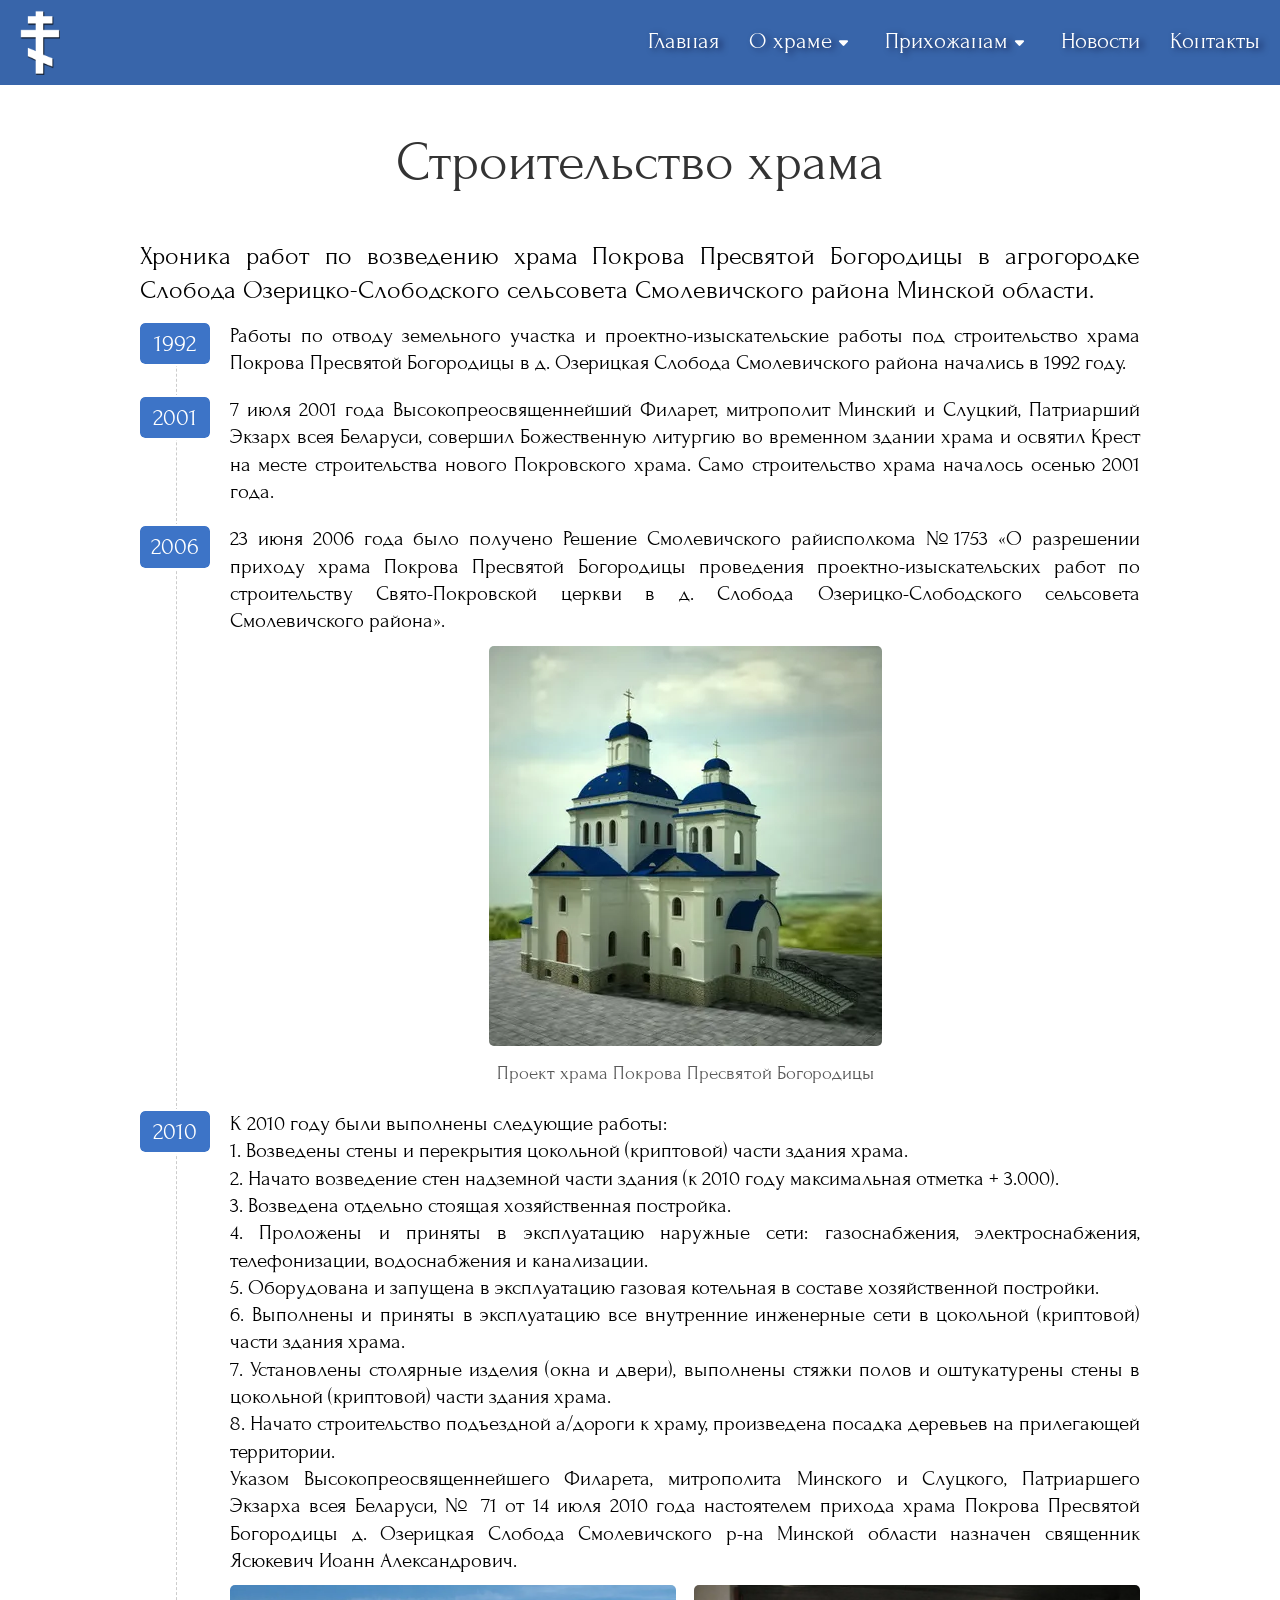
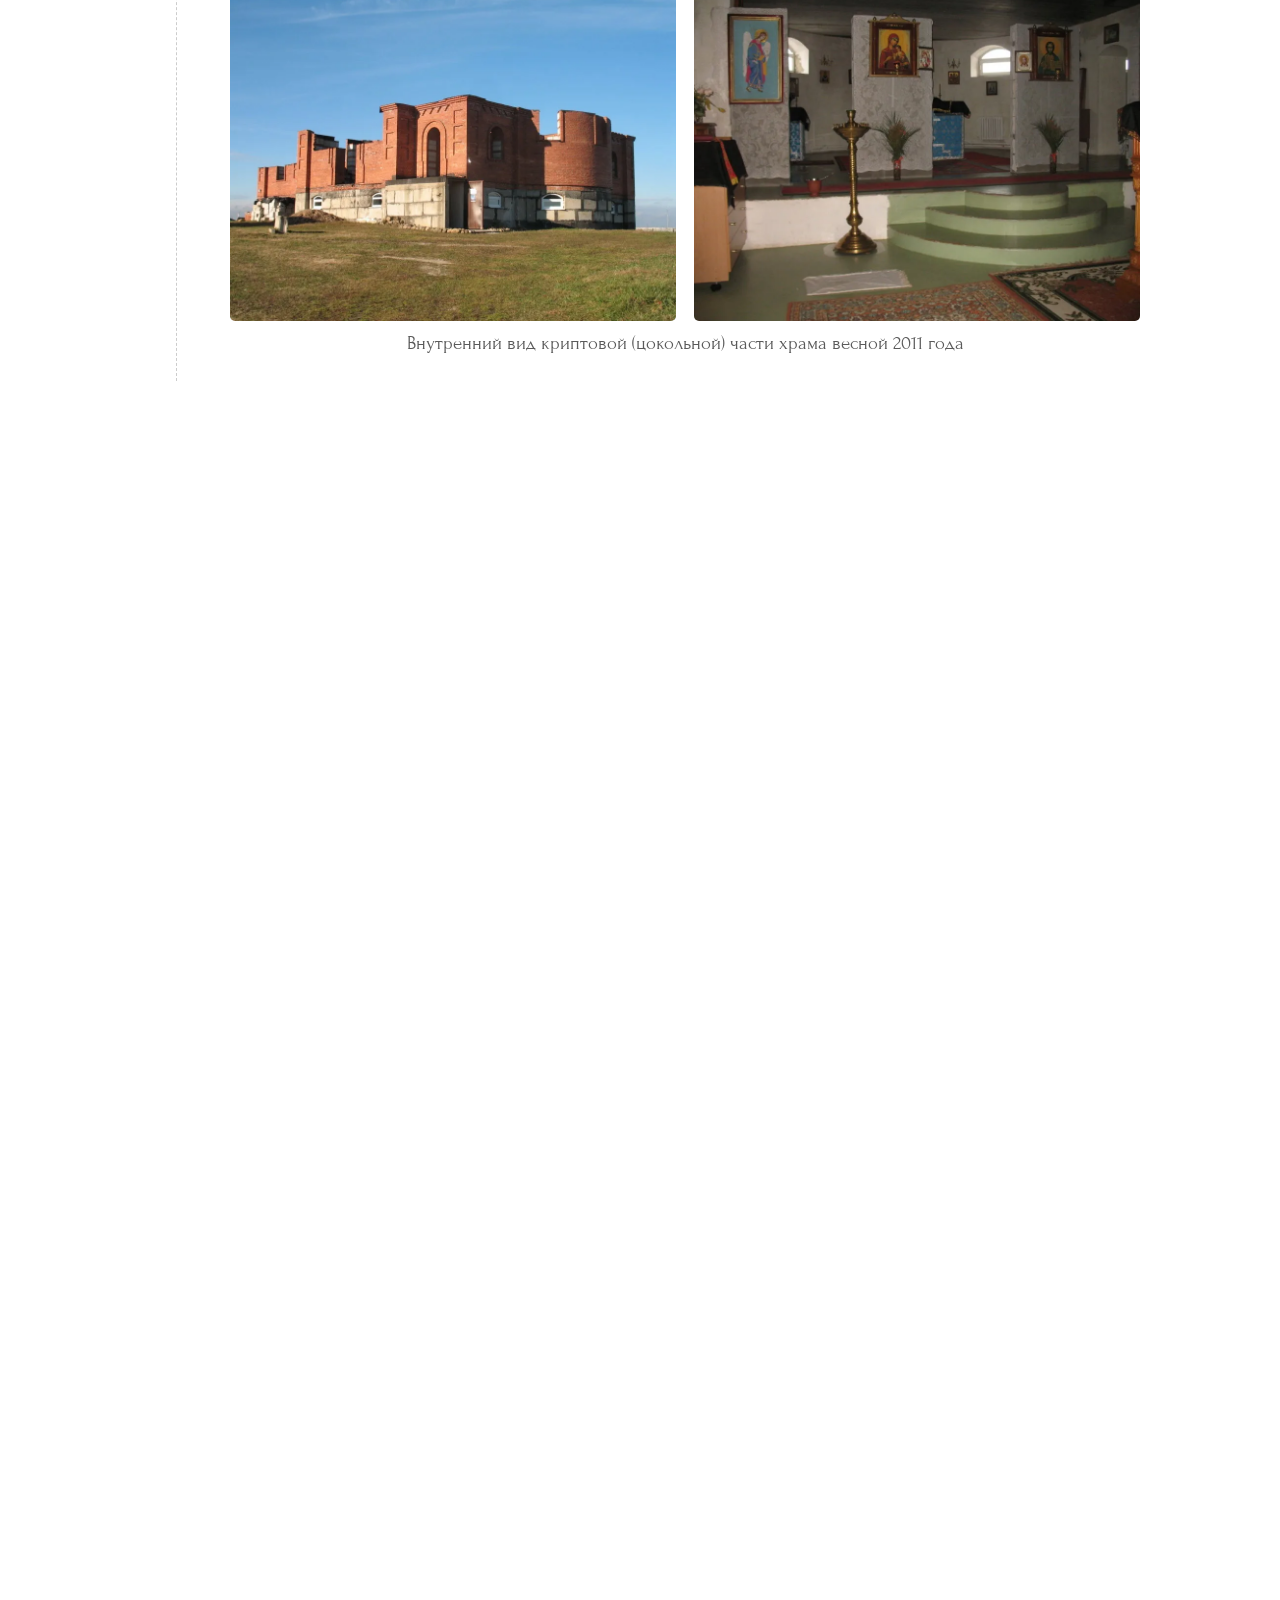
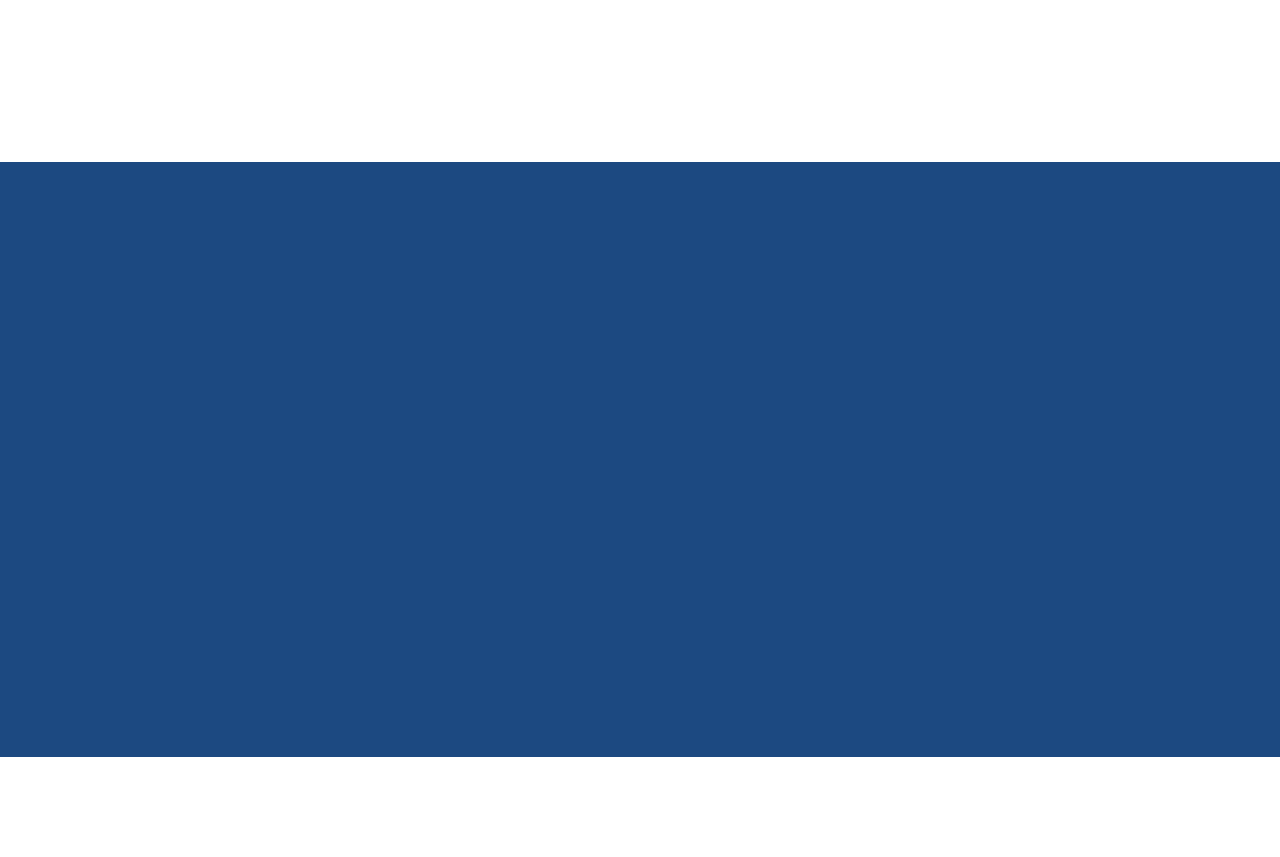
<file: construction.html>
<!DOCTYPE html>
<html lang="ru">
<head>
    <meta charset="UTF-8">
    <meta http-equiv="X-UA-Compatible" content="IE=edge">
    <meta name="viewport" content="width=device-width, initial-scale=1.0">
    <link href="https://unpkg.com/aos@2.3.1/dist/aos.css" rel="stylesheet">
    <link rel="icon" href="./favicon.ico" type="image/x-icon">
    <link rel="stylesheet" href="./construction-page.css">
    <title>Pokrov.by | Строительство храма</title>
</head>
<body>
    <main>
        <header class="header">
            <div class="container">
                <div class="header__inner">
                    <a href="index.html" class="header__logo-link">
                        <img class="header__logo-img" src="./assets/img/6.WEBP" alt="Логотип">
                    </a>
                    <h1 class="header__logo-title">Храм Покрова<br>Пресвятой Богородицы</h1>
                    <div class="header__menu-box">
                        <nav class="header__navigation" data-aos="fade-up">
                            <p class="header__nav-title">Храм Покрова<br> Пресвятой Богородицы</p>
                            <svg class="header__svg" data-aos="fade-up" version="1.0" xmlns="http://www.w3.org/2000/svg" width="134.000000pt" height="246.000000pt" viewBox="0 0 134.000000 246.000000" preserveAspectRatio="xMidYMid meet">
                                <g class="header__g" transform="translate(0.000000,246.000000) scale(0.100000,-0.100000)"
                                fill="#ffffff" stroke="none">
                                <path class="header__svg-path" d="M540 2275 l0 -125 -125 0 -125 0 0 -105 0 -105 125 0 126 0 -3 -122
                                -3 -123 -242 -3 -243 -2 0 -110 0 -110 245 0 245 0 0 -345 c0 -231 -3 -345
                                -10 -345 -6 0 -33 11 -60 25 -27 13 -74 36 -104 49 l-56 25 0 -110 0 -110 115
                                -55 115 -56 0 -229 0 -229 120 0 120 0 0 170 c0 94 2 170 4 170 1 0 51 -22
                                109 -50 58 -27 109 -50 112 -50 3 0 5 50 5 111 l0 110 -115 54 -115 54 0 406
                                0 405 245 0 245 0 0 110 0 110 -242 2 -243 3 -3 123 -3 122 126 0 125 0 0 110
                                0 110 -125 0 -125 0 0 120 0 120 -120 0 -120 0 0 -125z"/>
                                </g>
                            </svg>
                            <hr class="header__nav-hr">
                            <ul class="header__menu">
                                <li class="header__menu-item">
                                    <svg class="header__menu-svg" fill="#fff" width="800px" height="800px" viewBox="0 0 32 32" version="1.1" xmlns="http://www.w3.org/2000/svg">
                                        <path d="M31.772 16.043l-15.012-15.724c-0.189-0.197-0.449-0.307-0.721-0.307s-0.533 0.111-0.722 0.307l-15.089 15.724c-0.383 0.398-0.369 1.031 0.029 1.414 0.399 0.382 1.031 0.371 1.414-0.029l1.344-1.401v14.963c0 0.552 0.448 1 1 1h6.986c0.551 0 0.998-0.445 1-0.997l0.031-9.989h7.969v9.986c0 0.552 0.448 1 1 1h6.983c0.552 0 1-0.448 1-1v-14.968l1.343 1.407c0.197 0.204 0.459 0.308 0.722 0.308 0.249 0 0.499-0.092 0.692-0.279 0.398-0.382 0.411-1.015 0.029-1.413zM26.985 14.213v15.776h-4.983v-9.986c0-0.552-0.448-1-1-1h-9.965c-0.551 0-0.998 0.445-1 0.997l-0.031 9.989h-4.989v-15.777c0-0.082-0.013-0.162-0.032-0.239l11.055-11.52 10.982 11.507c-0.021 0.081-0.036 0.165-0.036 0.252z"></path>
                                    </svg>
                                    <a href="index.html" class="header__menu-link">Главная</a>
                                </li>
                                <li class="header__menu-item drop">
                                    <svg class="header__menu-svg" fill="#000000" height="800px" width="800px" version="1.1" id="Layer_1" xmlns="http://www.w3.org/2000/svg" xmlns:xlink="http://www.w3.org/1999/xlink" 
                                        viewBox="0 0 512 512" xml:space="preserve">
                                    <g>
                                        <g>
                                            <path d="M489.296,289.55c-4.143-3.452-212.927-177.439-216.6-180.501V66.783h16.696c9.22,0,16.696-7.475,16.696-16.696
                                                s-7.475-16.696-16.696-16.696h-16.696V16.696C272.695,7.475,265.22,0,256,0c-9.22,0-16.696,7.475-16.696,16.696v16.696h-16.696
                                                c-9.22,0-16.696,7.475-16.696,16.696s7.475,16.696,16.696,16.696h16.696v42.267c-2.613,2.178-212.481,177.069-216.601,180.501
                                                c-7.083,5.904-8.041,16.431-2.138,23.514s16.431,8.039,23.514,2.138l22.703-18.918v199.02c0,9.22,7.475,16.696,16.696,16.696
                                                h345.043c9.22,0,16.696-7.475,16.696-16.696V296.283l22.703,18.919c3.122,2.601,6.911,3.87,10.68,3.87
                                                c4.784,0,9.532-2.046,12.835-6.008C497.338,305.981,496.379,295.454,489.296,289.55z M411.826,478.609H100.174v-210.15
                                                L256,138.603l155.826,129.855V478.609z"/>
                                        </g>
                                    </g>
                                    <g>
                                        <g>
                                            <path d="M359.736,268.2c-13.008-14.457-31.014-22.42-50.704-22.42c-20.965,0-39.233,9.256-53.033,26.82
                                                c-13.802-17.563-32.069-26.82-53.034-26.82c-19.689,0-37.695,7.962-50.702,22.42c-12.269,13.638-19.027,31.826-19.027,51.213
                                                c0,41.805,31.826,67.606,75.876,103.318c10.852,8.797,23.152,18.77,36.023,29.801c3.127,2.68,6.995,4.019,10.866,4.019
                                                c3.87,0,7.739-1.34,10.866-4.019c12.87-11.03,25.169-21.003,36.023-29.801c44.049-35.711,75.876-61.513,75.876-103.318
                                                C378.764,300.026,372.007,281.838,359.736,268.2z M281.859,396.792c-7.949,6.443-16.661,13.507-25.859,21.195
                                                c-9.199-7.688-17.911-14.751-25.859-21.195c-42.894-34.775-63.514-52.59-63.514-77.38c0-19.508,12.735-40.241,36.339-40.241
                                                c26.86,0,36.527,31.8,36.978,33.337c2.042,7.17,8.583,12.164,16.046,12.164c7.485-0.001,14.045-4.943,16.065-12.152
                                                c0.397-1.361,10.041-33.349,36.981-33.349c23.603,0,36.339,20.733,36.339,40.241C345.373,344.201,324.755,362.017,281.859,396.792
                                                z"/>
                                        </g>
                                    </g>
                                    </svg>
                                    <div class="header__dropdown">
                                        <button class="header__menu-btn" data-drop="drop-1">
                                            О храме
                                            <svg class="header__menu-arrow1" width="23px" height="23px" viewBox="0 0 20 20" xmlns="http://www.w3.org/2000/svg">
                                                <path fill="#fff" d="M13.098 8H6.902c-.751 0-1.172.754-.708 1.268L9.292 12.7c.36.399 1.055.399 1.416 0l3.098-3.433C14.27 8.754 13.849 8 13.098 8Z"/>
                                            </svg>
                                        </button>
                                        <div class="header__dropdown-content" data-drop-content id="drop-1">
                                            <ul class="header__dropdown-list">
                                                <li class="header__dropdown-item">
                                                    <a href="church.html" class="header__dropdown-link">О храме</a>
                                                </li>
                                                <li class="header__dropdown-item">
                                                    <a href="construction.html" class="header__dropdown-link">Строительство храма</a>
                                                </li>
                                                <li class="header__dropdown-item">
                                                    <a href="priest.html" class="header__dropdown-link">Настоятель Храма</a>
                                                </li>
                                                <li class="header__dropdown-item">
                                                    <a href="shrines.html" class="header__dropdown-link">Святыни храма</a>
                                                </li>
                                            </ul>
                                        </div>
                                    </div>
                                </li>
                                <li class="header__menu-item drop">
                                    <svg class="header__menu-svg" fill="#fff" version="1.1" id="Capa_1" xmlns="http://www.w3.org/2000/svg" xmlns:xlink="http://www.w3.org/1999/xlink" 
                                        width="800px" height="800px" viewBox="0 0 123.804 123.804"
                                        xml:space="preserve">
                                    <g>
                                        <g>
                                            <circle cx="43.416" cy="12.681" r="12.681"/>
                                            <circle cx="76.235" cy="12.681" r="12.681"/>
                                            <path d="M87.339,96.715c-0.131,0.01-0.262,0.016-0.395,0.016c-2.709,0-4.914-2.205-4.914-4.916
                                                c0-15.354,9.633-21.744,10.043-22.009c0.092-0.06,0.183-0.108,0.273-0.155c0.004-0.002,0.008-0.006,0.012-0.008
                                                c-0.012-0.06-0.023-0.117-0.037-0.176c-2.112-1.794-3.463-4.461-3.463-7.443c0-1.435,0.319-2.792,0.877-4.021
                                                c-0.205-0.869-0.383-1.612-0.521-2.181v-9.483c1.099,2.285,1.951,5.152,2.451,8.845c1.772-1.805,4.237-2.928,6.962-2.928
                                                c0.895,0,1.759,0.131,2.583,0.357c-2.306-14.18-9.315-19.767-16.483-24.163c-0.252-0.154-0.516-0.272-0.779-0.376
                                                c-1.416-0.935-3-1.618-4.617-2.005c-0.01-0.002-0.021-0.003-0.031-0.005l-3.062,3.215l-3.16-3.181
                                                c-1.756,0.432-3.473,1.216-4.973,2.286c-0.045,0.025-0.092,0.038-0.135,0.065c-2.811,1.723-5.596,3.629-8.081,6.161
                                                c-2.477-2.639-5.335-4.704-8.291-6.518c-0.434-0.268-0.896-0.435-1.367-0.553c-1.153-0.646-2.396-1.133-3.655-1.442l-3.159,3.181
                                                l-3.063-3.215c-0.01,0.002-0.021,0.003-0.031,0.005c-1.616,0.387-3.2,1.07-4.615,2.004c-0.267,0.104-0.53,0.222-0.781,0.377
                                                c-7.516,4.61-14.378,10.95-15.62,24.908c1.338-0.701,2.854-1.103,4.466-1.103c1.974,0,3.809,0.597,5.339,1.617
                                                c0.235-2.457,0.688-4.541,1.327-6.33v7.398c1.84,1.76,2.993,4.232,2.993,6.973c0,2.459-0.936,4.697-2.456,6.404
                                                c0.056,0.166,0.106,0.332,0.171,0.492c-0.034,0.256-0.058,0.514-0.058,0.778v0.563c0.046,0.037,0.096,0.074,0.141,0.111
                                                c1.78,1.32,9.426,7.782,9.426,21.372c0,2.688-2.187,4.876-4.876,4.876c-1.028,0-1.98-0.318-2.77-0.863
                                                c-0.034,0.086-0.071,0.172-0.109,0.258l-0.002,23.623c0,0.438-0.055,0.859-0.148,1.268c1.058,1.081,2.529,1.755,4.16,1.755
                                                c3.214-0.001,5.819-2.604,5.819-5.819l-0.007-40.459c0.23,0.012,0.459,0.029,0.692,0.029c0.045,0,0.091-0.005,0.136-0.006
                                                l-0.002,40.436c0,3.215,2.605,5.819,5.819,5.819c3.213,0,5.818-2.604,5.818-5.817l0.002-46.854
                                                c0.074-0.142,0.146-0.282,0.215-0.427c0.072,0.004,0.144,0.021,0.216,0.021c0.023,0,0.048,0,0.07-0.001
                                                c1.458-0.021,2.754-0.675,3.643-1.694c0.314,0.281,0.668,0.521,1.05,0.717c-2.038,9.217-4.309,20-4.319,22.361
                                                c-0.01,1.936,3.48,3.594,8.401,4.637v21.24c0,3.213,2.605,5.817,5.818,5.817c3.214,0,5.818-2.604,5.818-5.819V96.669
                                                c0.273,0.001,0.551,0.001,0.824-0.001l-0.002,20.062c0,3.215,2.605,5.818,5.818,5.819c3.215,0,5.818-2.604,5.818-5.817
                                                l0.002-9.697h-3.053L87.339,96.715z"/>
                                            <circle cx="24.365" cy="61.765" r="7.421"/>
                                            <path d="M36.373,94.126c1.458,0,2.638-1.181,2.638-2.64c0-12.717-7.073-18.524-8.595-19.627c-0.513-0.459-1.178-0.916-2.063-1.398
                                                c-0.676-0.378-1.401-0.662-2.139-0.844l-1.849,1.861l-1.794-1.884c-0.005,0.002-0.012,0.005-0.017,0.007
                                                c-1.154,0.274-2.27,0.819-3.216,1.563c-0.08,0.04-0.161,0.071-0.237,0.12c-0.363,0.234-8.887,5.891-8.887,19.834
                                                c0,1.457,1.18,2.639,2.639,2.639c1.456,0,2.638-1.182,2.638-2.639c0-3.17,0.529-5.764,1.277-7.879v9.209
                                                c0,0.773,0.149,1.498,0.415,2.162c-0.021,0.149-0.035,0.303-0.035,0.457l0.003,24.312c0,1.88,1.524,3.404,3.404,3.404
                                                c1.881,0,3.404-1.524,3.404-3.404v-20.4c0.134,0.008,0.269,0.018,0.405,0.018c0.025,0,0.053-0.002,0.079-0.004v20.388
                                                c0,1.88,1.523,3.403,3.404,3.403c1.881,0,3.405-1.523,3.405-3.403l0.002-24.144c0.445-0.826,0.706-1.762,0.706-2.789V82.346
                                                c1.004,2.309,1.772,5.309,1.772,9.141C33.734,92.945,34.914,94.126,36.373,94.126z"/>
                                            <circle cx="98.726" cy="61.875" r="7.532"/>
                                            <path d="M104.864,72.119c-0.519-0.465-1.192-0.93-2.092-1.42c-0.686-0.383-1.424-0.672-2.172-0.854l-1.875,1.89l-1.82-1.91
                                                c-0.006,0.002-0.012,0.004-0.02,0.004c-1.17,0.279-2.301,0.834-3.262,1.59c-0.082,0.04-0.163,0.07-0.24,0.121
                                                c-0.369,0.236-9.02,5.979-9.02,20.128c0,1.479,1.197,2.678,2.677,2.678s2.679-1.198,2.679-2.678c0-3.216,0.536-5.849,1.295-7.995
                                                v5.497l-2.736,15.481h3.123l0.004,15.697c0,1.909,1.545,3.457,3.455,3.456c1.908,0,3.453-1.547,3.453-3.456V104.65h0.491
                                                l-0.001,15.697c0,1.909,1.547,3.456,3.456,3.456s3.456-1.547,3.456-3.456V104.65h3.436l-2.717-15.352v-6.537
                                                c1.018,2.344,1.799,5.389,1.799,9.277c0,1.479,1.197,2.678,2.68,2.678c1.479,0,2.677-1.199,2.677-2.678
                                                C113.59,79.132,106.411,73.238,104.864,72.119z"/>
                                        </g>
                                    </g>
                                    </svg>
                                    <div class="header__dropdown">
                                        <button class="header__menu-btn" data-drop="drop-2">
                                            Прихожанам
                                            <svg class="header__menu-arrow2" width="23px" height="23px" viewBox="0 0 20 20" xmlns="http://www.w3.org/2000/svg">
                                                <path fill="#fff" d="M13.098 8H6.902c-.751 0-1.172.754-.708 1.268L9.292 12.7c.36.399 1.055.399 1.416 0l3.098-3.433C14.27 8.754 13.849 8 13.098 8Z"/>
                                            </svg>
                                        </button>
                                        <div class="header__dropdown-content" data-drop-content id="drop-2">
                                            <ul class="header__dropdown-list">
                                                <li class="header__dropdown-item">
                                                    <a href="charity.html" class="header__dropdown-link">Пожертвования</a>
                                                </li>
                                                <li class="header__dropdown-item">
                                                    <a href="schedule.html" class="header__dropdown-link">Расписание Богослужений</a>
                                                </li>
                                                <li class="header__dropdown-item">
                                                    <a href="sunday.html" class="header__dropdown-link">Воскресная школа</a>
                                                </li>
                                            </ul>
                                        </div>
                                    </div>
                                </li>
                                <li class="header__menu-item">
                                    <svg class="header__menu-svg" fill="#000000" width="800px" height="800px" viewBox="-1 0 46 46" xmlns="http://www.w3.org/2000/svg">
                                        <path id="_14.News" data-name="14.News" d="M41,47H7a5,5,0,0,1-5-5V2A1,1,0,0,1,3,1H37a1,1,0,0,1,1,1h0V16h7a1,1,0,0,1,1,1V42A5,5,0,0,1,41,47Zm-5-5V3H4V42H4a3,3,0,0,0,3,3H37.022A4.962,4.962,0,0,1,36,42Zm8-24H38V42a3,3,0,0,0,6,0ZM7,40a1,1,0,0,1,1-1h9a1,1,0,0,1,0,2H8A1,1,0,0,1,7,40Zm4.666-16.285a.977.977,0,1,1-1.381-1.381l5.905-5.905a.887.887,0,0,1,.095-.143,1.047,1.047,0,0,1,1.43,0,.959.959,0,0,1,.095.143L22,20.619l2.19-2.19a.887.887,0,0,1,.095-.143.919.919,0,0,1,1.525.143l3.905,3.905a.977.977,0,1,1-1.381,1.381L25,20.381,23.381,22l.334.334a.977.977,0,1,1-1.381,1.381L17,18.381ZM23,29h9a1,1,0,0,1,0,2H23a1,1,0,0,1,0-2Zm0,5h9a1,1,0,0,1,0,2H23a1,1,0,0,1,0-2Zm0,5h9a1,1,0,0,1,0,2H23a1,1,0,0,1,0-2Zm1-23.5A1.5,1.5,0,1,1,22.5,14,1.5,1.5,0,0,1,24,15.5ZM27,10H13a1,1,0,0,1,0-2H27a1,1,0,0,1,0,2ZM8,34h9a1,1,0,0,1,0,2H8a1,1,0,0,1,0-2Zm10-4a1,1,0,0,1-1,1H8a1,1,0,0,1,0-2h9A1,1,0,0,1,18,30Z" transform="translate(-2 -1)" fill-rule="evenodd"/>
                                    </svg>
                                    <a href="news.html" class="header__menu-link">Новости</a>
                                </li>
                                <li class="header__menu-item">
                                    <svg class="header__menu-svg" fill="#000000" width="800px" height="800px" viewBox="0 0 32 32" version="1.1" xmlns="http://www.w3.org/2000/svg">
                                        <path d="M8.194 1.156c1.169 1.612 2.563 3.694 4.175 6.237 0.406 0.688 0.344 1.512-0.181 2.481-0.2 0.406-0.706 1.331-1.512 2.787 0.887 1.25 2.238 2.787 4.056 4.6s3.331 3.169 4.538 4.056c1.45-0.85 2.381-1.369 2.788-1.575 0.525-0.281 1.031-0.425 1.512-0.425 0.363 0 0.688 0.081 0.969 0.244 1.856 1.131 3.956 2.525 6.294 4.175 0.444 0.325 0.694 0.769 0.756 1.331 0.063 0.569-0.113 1.169-0.512 1.819-0.2 0.281-0.525 0.694-0.969 1.244-0.444 0.544-1.113 1.231-2 2.056s-1.613 1.244-2.181 1.244h-0.063c-4.269-0.169-9.531-3.369-15.762-9.6-6.237-6.238-9.438-11.494-9.6-15.769 0-0.563 0.412-1.3 1.244-2.212 0.825-0.906 1.506-1.563 2.025-1.969 0.525-0.4 0.969-0.725 1.331-0.969 0.444-0.325 0.95-0.481 1.513-0.481 0.694 0 1.212 0.244 1.581 0.725zM6.194 2.425c-0.85 0.606-1.644 1.287-2.394 2.031-0.744 0.75-1.181 1.3-1.3 1.662 0.163 3.756 3.156 8.537 8.988 14.35s10.625 8.819 14.375 9.019c0.325-0.119 0.856-0.563 1.606-1.331s1.425-1.575 2.025-2.419c0.119-0.163 0.163-0.3 0.119-0.425-2.419-1.694-4.438-3.044-6.056-4.056-0.163 0-0.363 0.063-0.606 0.181-0.363 0.2-1.269 0.706-2.725 1.512l-1.031 0.606-1.031-0.669c-1.331-0.925-2.944-2.363-4.844-4.3-1.894-1.894-3.306-3.512-4.238-4.844l-0.725-0.969 0.606-1.088c0.806-1.45 1.313-2.363 1.512-2.725 0.119-0.244 0.181-0.444 0.181-0.606-1.438-2.294-2.769-4.313-3.981-6.050h-0.063c-0.156 0-0.3 0.044-0.419 0.119z"></path>
                                    </svg>
                                    <a href="#footer" class="header__menu-link">Контакты</a>
                                </li>
                            </ul>
                        </nav>
                    </div>
                    <div class="header__hamburger">
                        <span class="header__hamburger-line"></span>
                        <span class="header__hamburger-line"></span>
                        <span class="header__hamburger-line"></span>
                    </div>
                </div>
            </div>
        </header>

        <section class="construction section">
            <div class="container">
                <div class="construction__inner">
                    <h2 class="construction__title title" data-aos="fade-up">Строительство храма</h2>
                    <h3 class="construction__subtitle" data-aos="fade-up">Хроника работ по возведению храма Покрова Пресвятой Богородицы в агрогородке 
                        Слобода Озерицко-Слободского сельсовета Смолевичского района Минской области.
                    </h3>

                    <div class="construction__wrapper">
                        <div class="construction__left" data-aos="fade-up"></div>

                        <div class="construction__rigth" >
                            <ul class="construction__rigth-list">
                                <li class="construction__rigth-item" data-aos="fade-up">
                                    <p class="construction__date">1992</p>
                                    <div class="construction__line"></div>
                                    <p class="construction__text">Работы по отводу земельного участка и проектно-изыскательские работы под строительство храма Покрова Пресвятой Богородицы в д. Озерицкая Слобода Смолевичского района начались в 1992 году.</p>
                                </li>
                                <li class="construction__rigth-item" data-aos="fade-up">
                                    <p class="construction__date">2001</p>
                                    <div class="construction__line"></div>
                                    <p class="construction__text">7 июля 2001 года <span class="construction__word-brake">Высокопреосвященнейший</span> Филарет, митрополит Минский и Слуцкий, Патриарший Экзарх всея Беларуси, совершил Божественную литургию во временном здании храма и освятил Крест на месте строительства нового Покровского храма. Само строительство храма началось осенью 2001 года.</p>
                                </li>
                                <li class="construction__rigth-item" data-aos="fade-up">
                                    <p class="construction__date">2006</p>
                                    <div class="construction__line"></div>
                                    <p class="construction__text">23 июня 2006 года было получено Решение Смолевичского райисполкома №1753 «О разрешении приходу храма Покрова Пресвятой Богородицы проведения проектно-изыскательских работ по строительству Свято-Покровской церкви в д. Слобода Озерицко-Слободского сельсовета Смолевичского района».</p>
                                    <figure class="construction__figure">
                                    <img class="construction__image" src="./assets/img/const/S0.WEBP" loading="lazy" alt="Проект храма Покрова Пресвятой Богородицы">
                                    <figcaption class="construction__figcaption">Проект храма Покрова Пресвятой Богородицы</figcaption>
                                    </figure>
                                </li>
                                <li class="construction__rigth-item" data-aos="fade-up">
                                    <p class="construction__date">2010</p>
                                    <div class="construction__line"></div>
                                    <p class="construction__text">К 2010 году были выполнены следующие работы:<br>
        
                                    1. Возведены стены и перекрытия цокольной (криптовой) части здания храма.<br>
                                    
                                    2. Начато возведение стен надземной части здания (к 2010 году максимальная отметка + 3.000).<br>
                                    
                                    3. Возведена отдельно стоящая хозяйственная постройка.<br>
                                    
                                    4. Проложены и приняты в эксплуатацию наружные сети: газоснабжения, электроснабжения, телефонизации, водоснабжения и канализации.<br>
                                    
                                    5. Оборудована и запущена в эксплуатацию газовая котельная в составе хозяйственной постройки.<br>
                                    
                                    6. Выполнены и приняты в эксплуатацию все внутренние инженерные сети в цокольной (криптовой) части здания храма.<br>
                                    
                                    7. Установлены столярные изделия (окна и двери), выполнены стяжки полов и оштукатурены стены в цокольной (криптовой) части здания храма.<br>
                                    
                                    8. Начато строительство подъездной а/дороги к храму, произведена посадка деревьев на прилегающей территории.<br>
                                    
                                    Указом <span class="construction__word-brake">Высокопреосвященнейшего</span> Филарета, митрополита Минского и Слуцкого, Патриаршего Экзарха всея Беларуси, № 71 от 14 июля 2010 года настоятелем прихода храма Покрова Пресвятой Богородицы д. Озерицкая Слобода Смолевичского р-на Минской области назначен священник Ясюкевич Иоанн Александрович.</p>
                                    <figure class="construction__figure">
                                        <div class="construction__image-wrapper">
                                            <img class="construction__image" src="./assets/img/const/S1.WEBP" loading="lazy" alt="Внутренний вид криптовой (цокольной) части храма весной 2011 года">
                                            <img class="construction__image" src="./assets/img/const/S2.WEBP" loading="lazy" alt="Внутренний вид криптовой (цокольной) части храма весной 2011 года">
                                        </div>
                                        <figcaption class="construction__figcaption">Внутренний вид криптовой (цокольной) части храма весной 2011 года</figcaption>
                                    </figure>
                                </li>
                                <li class="construction__rigth-item" data-aos="fade-up">
                                    <p class="construction__date">2011<br>-<br>2017</p>
                                    <div class="construction__line"></div>
                                    <p class="construction__text">8 августа 2011 года было получено Решение Смолевичского райисполкома № 2321 «О разрешении приходу храма Покрова Пресвятой Богородицы корректировки проектно-сметной документации и проведения проектно-изыскательских работ параллельно со строительством по объекту «Храм Покрова Пресвятой Богородицы в аг. Слобода Смолевичского района Минской области»».
                                    </p>
                                    <p class="construction__text">С лета 2011 года были продолжены строительные работы:</p>
                                    <ol class="construction__list">
                                        <li class="construction__item">Проведены мероприятия по приспособлению цокольной (криптовой) части здания храма для проведения богослужений. В том числе выполнены следующие работы:
                                            <ul class="construction__list-inner">
                                                <li class="construction__inner-item">- произведено утепление стен и перекрытий;</li>
                                                <li class="construction__inner-item">- выполнены работы по отведению дождевых вод с перекрытия цокольной части;</li>
                                                <li class="construction__inner-item">- установлена приточно-вытяжная система вентиляции с электроподогревом;</li>
                                                <li class="construction__inner-item">- по стяжкам выполнено устройство наливного пола;</li>
                                                <li class="construction__inner-item">- установлен иконостас;</li>
                                                <li class="construction__inner-item">- выполнены работы по оштукатуриванию, шпаклевке и покраске всех помещений;</li>
                                                <li class="construction__inner-item">- установлены дополнительные осветительные приборы.</li>
                                            </ul>
                                        </li>
                                        <li class="construction__item">Продолжено возведение стен надземной части здания (по состоянию на ноябрь 2015 года выполнено более 95% работ по каменной кладке стен).</li>
                                        <li class="construction__item">Возведены все сборно-монолитные перекрытия и монолитные своды храма, в том числе четырехгранный монолитный свод главного купола размером 7,2х7,2 м на отметке + 14.500.</li>
                                        <li class="construction__item">Возведены большой световой барабан главного купола, малый барабан главного купола и звонница с металлическим каркасом для крепления колоколов на отметке + 13.200.</li>
                                        <li class="construction__item">Полностью выполнена деревянная стропильная система под фальцевую кровлю.</li>
                                        <li class="construction__item">Выполнена временная гидроизоляция кровли по настилу из плит OSB3.</li>
                                        <li class="construction__item">Возведено крыльцо главного входа из сборно-монолитного железобетона.</li>
                                        <li class="construction__item">Установлен шлем с трехметровым крестом на малый барабан главного купола.</li>
                                        <li class="construction__item">Утеплены и отделаны фасады малого барабана.</li>
                                        <li class="construction__item">Установлены элементы приточно-вытяжной вентиляции в малом барабане главного купола.</li>
                                        <li class="construction__item">Установлены купол и крест на звонницу храма.</li>
                                        <li class="construction__item">Устроен деревянный каркас главного монолитного купола.</li>
                                        <li class="construction__item">Устроены пароизоляции и утепление главного монолитного купола.</li>
                                        <li class="construction__item">Устроена молниезащита.</li>
                                    </ol>
                                    <figure class="construction__figure">
                                        <div class="construction__image-wrapper">
                                            <img class="construction__image" src="./assets/img/const/S31.WEBP" loading="lazy" alt="Вид храма летом 2010 года">
                                            <img class="construction__image" src="./assets/img/const/S32.WEBP" loading="lazy" alt="Вид храма летом 2010 года">
                                        </div>
                                        <figcaption class="construction__figcaption">Вид храма летом 2010 года</figcaption>
                                    </figure>
                                    <figure class="construction__figure">
                                        <div class="construction__image-wrapper">
                                            <img class="construction__image" src="./assets/img/const/S33.WEBP" loading="lazy" alt="Внутренний вид верхнего храма в ноябре 2015 года">
                                            <img class="construction__image" src="./assets/img/const/S34.WEBP" loading="lazy" alt="Внутренний вид верхнего храма в ноябре 2015 года">
                                        </div>
                                        <figcaption class="construction__figcaption">Внутренний вид верхнего храма в ноябре 2015 года</figcaption>
                                    </figure>
                                    <figure class="construction__figure">
                                        <div class="construction__image-wrapper">
                                            <img class="construction__image" src="./assets/img/const/S41.WEBP" loading="lazy" alt="Внутренний вид нижнего храма в августе 2016 года">
                                            <img class="construction__image" src="./assets/img/const/S42.WEBP" loading="lazy" alt="Внутренний вид нижнего храма в августе 2016 года">
                                        </div>
                                        <figcaption class="construction__figcaption">Внутренний вид нижнего храма в августе 2016 года</figcaption>
                                    </figure>
                                    <figure class="construction__figure">
                                        <div class="construction__image-wrapper">
                                            <img class="construction__image" src="./assets/img/const/S51.WEBP" loading="lazy" alt="Вид храма в мае 2017 года">
                                            <img class="construction__image" src="./assets/img/const/S52.WEBP" loading="lazy" alt="Вид храма в мае 2017 года">
                                        </div>
                                        <figcaption class="construction__figcaption">Вид храма в мае 2017 года</figcaption>
                                    </figure>
                                </li>
                                <li class="construction__rigth-item" data-aos="fade-up">
                                    <p class="construction__date">2018</p>
                                    <div class="construction__line"></div>
                                    <p class="construction__text">В 2018 году было сделано следующее:
                                    </p>
                                    <ol class="construction__list">
                                        <li class="construction__item">Устройство кровли сводов главного монолитного купола храма из штучных элементов с нитрид-титановым и полимерным покрытием.</li>
                                        <li class="construction__item">Утепление и отделка фасадов большого светового барабана главного монолитного купола и звонницы.</li>
                                    </ol>
                                    <figure class="construction__figure">
                                        <img class="construction__image" src="./assets/img/const/S6.WEBP" loading="lazy" alt="Начаты работы по сооружению фальцевой кровли алтарной части">
                                        <figcaption class="construction__figcaption">Начаты работы по сооружению фальцевой кровли алтарной части</figcaption>
                                    </figure>
                                    <figure class="construction__figure">
                                        <img class="construction__image" src="./assets/img/const/S7.WEBP" loading="lazy" alt="Нижний (криптовый) храм освящен в честь святого праведного Филарета Милостивого Преосвященным Вениамином, епископом Борисовским, викарием Минской епархии, по благословению Высокопреосвященнейшего Филарета, митрополита Минского и Слуцкого, Патриаршего Экзарха всея Беларуси, 25 ноября 2012 г.">
                                        <figcaption class="construction__figcaption">Нижний (криптовый) храм освящен в честь святого праведного Филарета Милостивого Преосвященным Вениамином, епископом Борисовским, викарием Минской епархии, по благословению <span class="construction__word-brake">Высокопреосвященнейшего</span> Филарета, митрополита Минского и Слуцкого, Патриаршего Экзарха всея Беларуси, 25 ноября 2012 г.</figcaption>
                                    </figure>
                                </li>
                                <li class="construction__rigth-item" data-aos="fade-up">
                                    <p class="construction__date">2019</p>
                                    <p class="construction__text">Для завершения строительства необходимо выполнить следующие наружные строительные и отделочные работы:
                                    </p>
                                    <ol class="construction__list">
                                        <li class="construction__item">Устройство фальцевой кровли по готовой стропильной системе, отделка свесов и установка водосточной системы.</li>
                                        <li class="construction__item">Выполнение огне-биозащиты деревянных конструкций.</li>
                                        <li class="construction__item">Утепление и отделка фасадов ниже отметки + 8.000.</li>
                                        <li class="construction__item">Установка декоративных фасадных элементов.</li>
                                        <li class="construction__item">Возведение крылец северного и южного приделов из монолитного железобетона.</li>
                                        <li class="construction__item">Облицовка стен цокольной части колотым камнем.</li>
                                        <li class="construction__item">Устройство пароизоляции и утепления перекрытий.</li>
                                    </ol>
                                    <p class="construction__text">Все перечисленные работы возможно выполнить в течение 2019 года при условии стабильного финансирования.
                                    </p>
                                    <figure class="construction__figure">
                                        <img class="construction__image" src="./assets/img/const/S8.WEBP" loading="lazy" alt="Нижний (криптовый) храм освящен в честь святого праведного Филарета Милостивого Преосвященным Вениамином, епископом Борисовским, викарием Минской епархии, по благословению Высокопреосвященнейшего Филарета, митрополита Минского и Слуцкого, Патриаршего Экзарха всея Беларуси, 25 ноября 2012 г.">
                                        <figcaption class="construction__figcaption">Ученики воскресной школы в храме Филарета Милостиваго</figcaption>
                                    </figure>
                                </li>
                            </ul>
                        </div>
                    </div>
                    <div class="construction__box" data-aos="fade-up">
                        <p class="construction__text">Полное наименование религиозной общины: «Приход храма Покрова Пресвятой Богородицы аг. Слобода Озерицко-Слободского с/с Смолевичского р-на Борисовской епархии Белорусской Православной Церкви».</p>
                            <p class="construction__text">Адрес: 222215 Минская обл., Смолевичский р-н, аг. Слобода Озерицко-Слободского с/с, ул. Покровская,1. тел. <span class="construction__text-color-phone">+37517-763-74-97.</span></p>
                            <p class="construction__text">р/с <span class="construction__smaller-font">BY55BLBB30150600404088001001</span> в Дирекции ОАО «Белинвестбанк» по г. Минску и Минской области, код BLBBBY2X</p>
                            <p class="construction__text">УНП 600404088 ОКПО 28939629</p>
                            <p class="construction__text">Настоятель – священник Иоанн Александрович Ясюкевич:</p>
                            <div class="construction__box-wrapper">
                                <span class="construction__box-span">тел.</span>
                                <a href="tel:+375292783226" class="construction__phone-link">+375 29 278-32-26</a>
                            </div>
                    </div>
                </div>
            </div>
        </section>

        <footer class="footer" id="footer">
            <div class="container">
                <div class="footer__inner" data-aos="fade-up">
                    <div class="footer__wrapper-top">
                        <h2 class="footer__wrapper-top-title">Контакты</h2>
                        <div class="footer__wrapper-top-rigth">
                            <p class="footer__wrapper-top-text" data-aos="fade-up">Храм Покрова Пресвятой Богородицы</p>
                            <svg class="footer__svg" data-aos="fade-up" version="1.0" xmlns="http://www.w3.org/2000/svg" width="134.000000pt" height="246.000000pt" viewBox="0 0 134.000000 246.000000" preserveAspectRatio="xMidYMid meet">
                                <g class="footer__g" transform="translate(0.000000,246.000000) scale(0.100000,-0.100000)"
                                fill="#ffffff" stroke="none">
                                <path d="M540 2275 l0 -125 -125 0 -125 0 0 -105 0 -105 125 0 126 0 -3 -122
                                -3 -123 -242 -3 -243 -2 0 -110 0 -110 245 0 245 0 0 -345 c0 -231 -3 -345
                                -10 -345 -6 0 -33 11 -60 25 -27 13 -74 36 -104 49 l-56 25 0 -110 0 -110 115
                                -55 115 -56 0 -229 0 -229 120 0 120 0 0 170 c0 94 2 170 4 170 1 0 51 -22
                                109 -50 58 -27 109 -50 112 -50 3 0 5 50 5 111 l0 110 -115 54 -115 54 0 406
                                0 405 245 0 245 0 0 110 0 110 -242 2 -243 3 -3 123 -3 122 126 0 125 0 0 110
                                0 110 -125 0 -125 0 0 120 0 120 -120 0 -120 0 0 -125z"/>
                                </g>
                            </svg>
                        </div>
                    </div>
                    <hr class="footer__hr">
                    <div class="footer__wrapper-bottom">
                        <div class="footer__wrapper-bottom-left" >
                            <p class="footer__wrapper-text">Приход храма Покрова Пресвятой Богородицы 
                                аг. Слобода
                            </p>
                            <p class="footer__wrapper-text">222215 Республика Беларусь, 
                                Минская область, Смолевичский район, аг. Слобода 
                                Озерицко-Слободского с/с, ул. Покровская, 1.
                            </p>
                            <a href="tel:+375292783226" class="footer__wrapper-left-phone">Телефон священника: +37529-278-32-26</a>
                            <a href="tel:+375177637497" class="footer__wrapper-left-phone">Телефон храма: +3751776-3-74-97</a>
                        </div>
                        <div class="footer__wrapper-bottom-center">
                            <div class="footer__wrapper-center-email">
                                <span class="footer__center-span">E-mail:</span>
                                <a href="mailto:i.yasiukevich@mail.ru" class="footer__wrapper-email">i.yasiukevich@mail.ru</a>
                            </div>
                            <div class="footer__wrapper-center-links">
                                <span class="footer__center-span">Ссылки:</span>
                                <ul class="footer__wrapper-list">
                                    <li class="footer__wrapper-item">
                                        <a href="#schedule" class="footer__wrapper-link">Расписание богослужений</a>
                                    </li>
                                    <li class="footer__wrapper-item">
                                        <a href="#charity" class="footer__wrapper-link">Пожертвования</a>
                                    </li>
                                </ul>
                            </div>
                            <div class="footer__wrapper-center-social">
                                <span class="footer__center-span">Социальная жизнь:</span>
                                <a class="footer__wrapper-link-social" href="https://www.youtube.com/channel/UClTE8AlyFgBSyWQaMQPgfZw" target="_blank">
                                    <img class="footer__wrapper-youtube" src="./assets/img/YouTube-White-Full-Color-Logo.wine.png" alt="youtube icon">
                                </a>
                            </div>
                        </div>
                        <div class="footer__wrapper-bottom-rigth">
                            <p class="footer__wrapper-rigths">© 2023 Храм Покрова Пресвятой Богородицы.</p>
                        </div>
                    </div>
                </div>
            </div>
        </footer>
    </main>
    <script src="./assets/js/aos.js"></script>
    <script src="./assets/js/burger-menu.js" defer></script>
    <script src="./assets/js/dropdown.js" defer></script>
    <script src="./assets/js/main.js" defer></script>
</body>
</html>
</file>
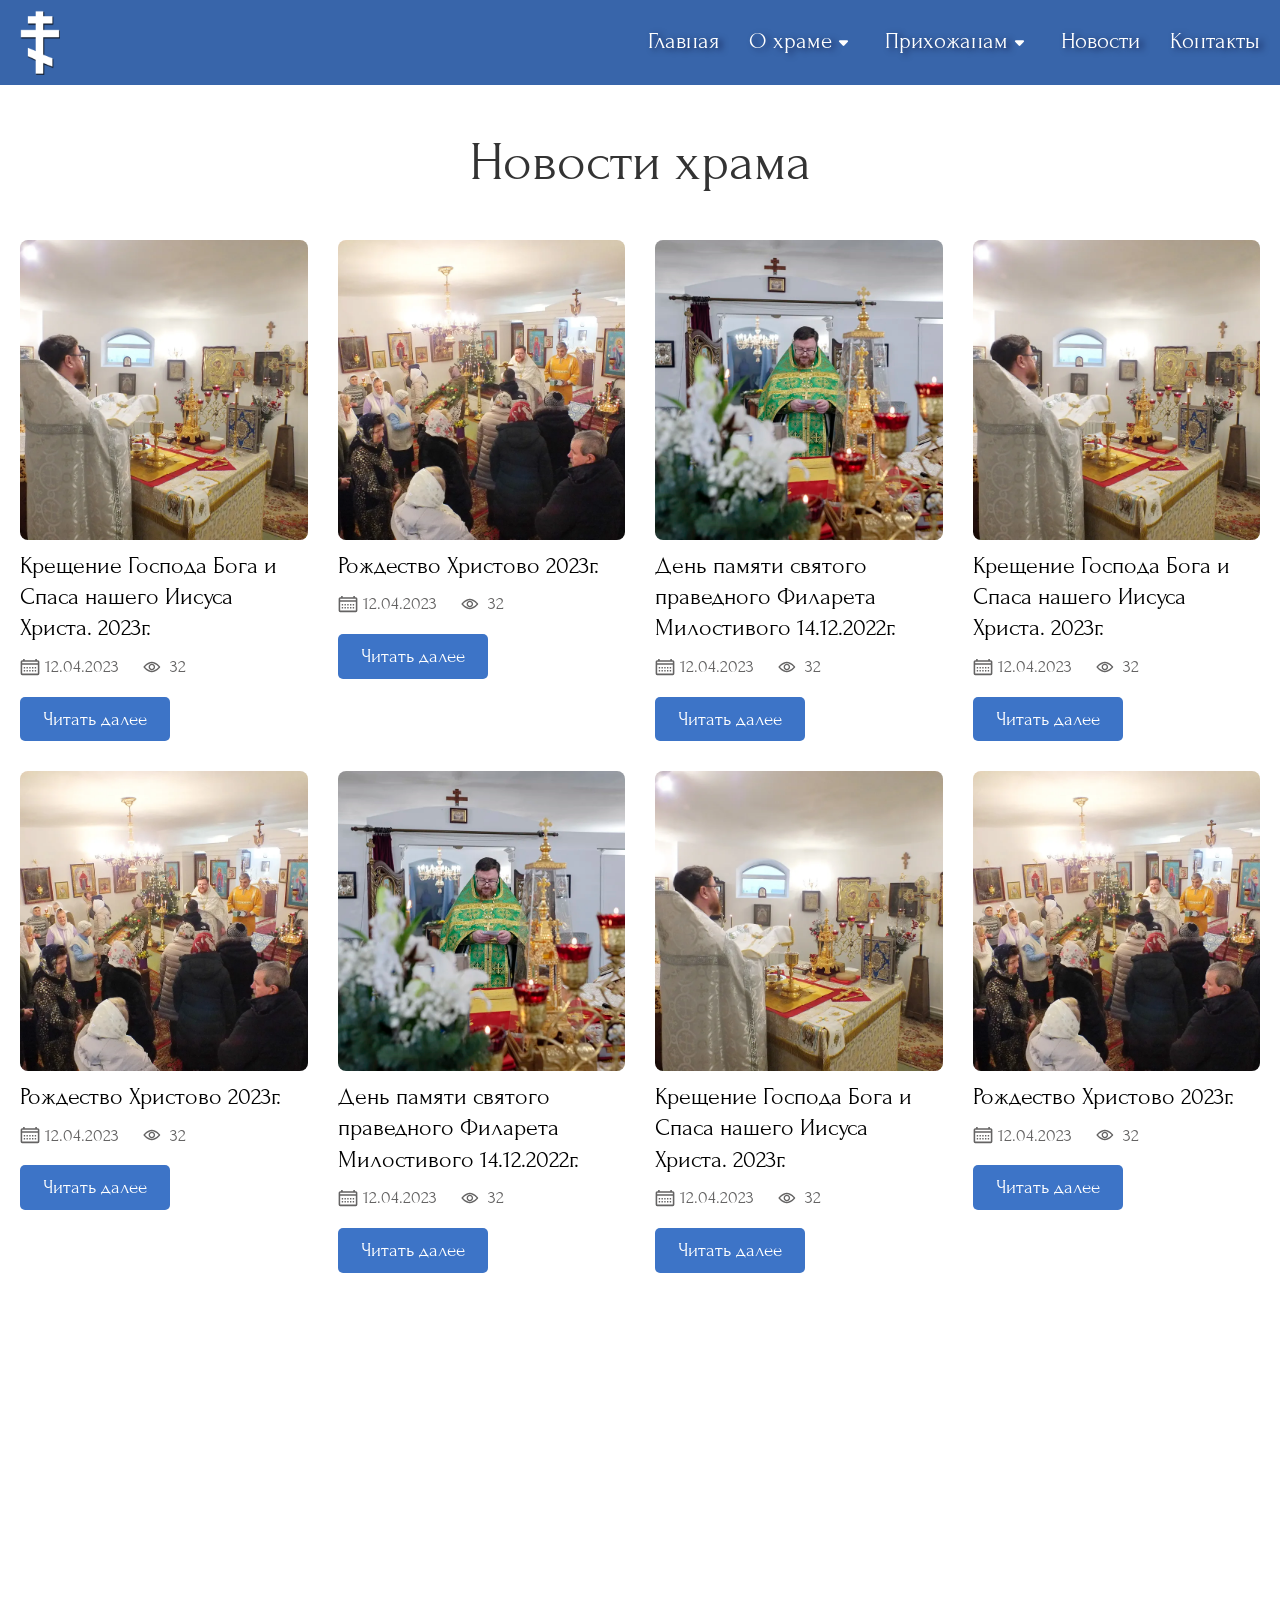
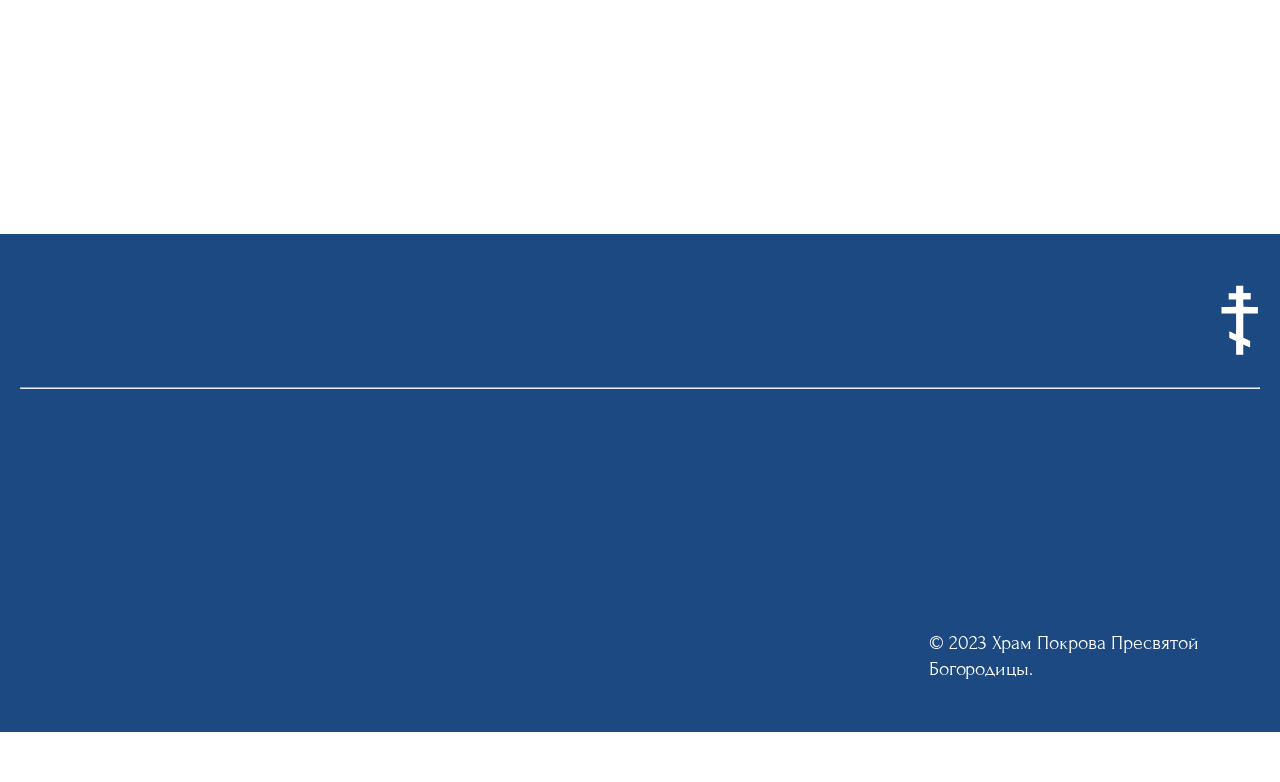
<file: news.html>
<!DOCTYPE html>
<html lang="ru">
<head>
    <meta charset="UTF-8">
    <meta http-equiv="X-UA-Compatible" content="IE=edge">
    <meta name="viewport" content="width=device-width, initial-scale=1.0">
    <link href="https://unpkg.com/aos@2.3.1/dist/aos.css" rel="stylesheet">
    <link rel="icon" href="./favicon.ico" type="image/x-icon">
    <link rel="stylesheet" href="./news-page.css">
    <title>Pokrov.by | Новости</title>
</head>
<body>
    <main>
        <header class="header">
            <div class="container">
                <div class="header__inner">
                    <a href="index.html" class="header__logo-link">
                        <img class="header__logo-img" src="./assets/img/6.WEBP" alt="Логотип">
                    </a>
                    <h1 class="header__logo-title">Храм Покрова<br>Пресвятой Богородицы</h1>
                    <div class="header__menu-box">
                        <nav class="header__navigation" data-aos="fade-up">
                            <p class="header__nav-title">Храм Покрова<br> Пресвятой Богородицы</p>
                            <svg class="header__svg" data-aos="fade-up" version="1.0" xmlns="http://www.w3.org/2000/svg" width="134.000000pt" height="246.000000pt" viewBox="0 0 134.000000 246.000000" preserveAspectRatio="xMidYMid meet">
                                <g class="header__g" transform="translate(0.000000,246.000000) scale(0.100000,-0.100000)"
                                fill="#ffffff" stroke="none">
                                <path class="header__svg-path" d="M540 2275 l0 -125 -125 0 -125 0 0 -105 0 -105 125 0 126 0 -3 -122
                                -3 -123 -242 -3 -243 -2 0 -110 0 -110 245 0 245 0 0 -345 c0 -231 -3 -345
                                -10 -345 -6 0 -33 11 -60 25 -27 13 -74 36 -104 49 l-56 25 0 -110 0 -110 115
                                -55 115 -56 0 -229 0 -229 120 0 120 0 0 170 c0 94 2 170 4 170 1 0 51 -22
                                109 -50 58 -27 109 -50 112 -50 3 0 5 50 5 111 l0 110 -115 54 -115 54 0 406
                                0 405 245 0 245 0 0 110 0 110 -242 2 -243 3 -3 123 -3 122 126 0 125 0 0 110
                                0 110 -125 0 -125 0 0 120 0 120 -120 0 -120 0 0 -125z"/>
                                </g>
                            </svg>
                            <hr class="header__nav-hr">
                            <ul class="header__menu">
                                <li class="header__menu-item">
                                    <svg class="header__menu-svg" fill="#fff" width="800px" height="800px" viewBox="0 0 32 32" version="1.1" xmlns="http://www.w3.org/2000/svg">
                                        <path d="M31.772 16.043l-15.012-15.724c-0.189-0.197-0.449-0.307-0.721-0.307s-0.533 0.111-0.722 0.307l-15.089 15.724c-0.383 0.398-0.369 1.031 0.029 1.414 0.399 0.382 1.031 0.371 1.414-0.029l1.344-1.401v14.963c0 0.552 0.448 1 1 1h6.986c0.551 0 0.998-0.445 1-0.997l0.031-9.989h7.969v9.986c0 0.552 0.448 1 1 1h6.983c0.552 0 1-0.448 1-1v-14.968l1.343 1.407c0.197 0.204 0.459 0.308 0.722 0.308 0.249 0 0.499-0.092 0.692-0.279 0.398-0.382 0.411-1.015 0.029-1.413zM26.985 14.213v15.776h-4.983v-9.986c0-0.552-0.448-1-1-1h-9.965c-0.551 0-0.998 0.445-1 0.997l-0.031 9.989h-4.989v-15.777c0-0.082-0.013-0.162-0.032-0.239l11.055-11.52 10.982 11.507c-0.021 0.081-0.036 0.165-0.036 0.252z"></path>
                                    </svg>
                                    <a href="index.html" class="header__menu-link">Главная</a>
                                </li>
                                <li class="header__menu-item drop">
                                    <svg class="header__menu-svg" fill="#000000" height="800px" width="800px" version="1.1" id="Layer_1" xmlns="http://www.w3.org/2000/svg" xmlns:xlink="http://www.w3.org/1999/xlink" 
                                        viewBox="0 0 512 512" xml:space="preserve">
                                    <g>
                                        <g>
                                            <path d="M489.296,289.55c-4.143-3.452-212.927-177.439-216.6-180.501V66.783h16.696c9.22,0,16.696-7.475,16.696-16.696
                                                s-7.475-16.696-16.696-16.696h-16.696V16.696C272.695,7.475,265.22,0,256,0c-9.22,0-16.696,7.475-16.696,16.696v16.696h-16.696
                                                c-9.22,0-16.696,7.475-16.696,16.696s7.475,16.696,16.696,16.696h16.696v42.267c-2.613,2.178-212.481,177.069-216.601,180.501
                                                c-7.083,5.904-8.041,16.431-2.138,23.514s16.431,8.039,23.514,2.138l22.703-18.918v199.02c0,9.22,7.475,16.696,16.696,16.696
                                                h345.043c9.22,0,16.696-7.475,16.696-16.696V296.283l22.703,18.919c3.122,2.601,6.911,3.87,10.68,3.87
                                                c4.784,0,9.532-2.046,12.835-6.008C497.338,305.981,496.379,295.454,489.296,289.55z M411.826,478.609H100.174v-210.15
                                                L256,138.603l155.826,129.855V478.609z"/>
                                        </g>
                                    </g>
                                    <g>
                                        <g>
                                            <path d="M359.736,268.2c-13.008-14.457-31.014-22.42-50.704-22.42c-20.965,0-39.233,9.256-53.033,26.82
                                                c-13.802-17.563-32.069-26.82-53.034-26.82c-19.689,0-37.695,7.962-50.702,22.42c-12.269,13.638-19.027,31.826-19.027,51.213
                                                c0,41.805,31.826,67.606,75.876,103.318c10.852,8.797,23.152,18.77,36.023,29.801c3.127,2.68,6.995,4.019,10.866,4.019
                                                c3.87,0,7.739-1.34,10.866-4.019c12.87-11.03,25.169-21.003,36.023-29.801c44.049-35.711,75.876-61.513,75.876-103.318
                                                C378.764,300.026,372.007,281.838,359.736,268.2z M281.859,396.792c-7.949,6.443-16.661,13.507-25.859,21.195
                                                c-9.199-7.688-17.911-14.751-25.859-21.195c-42.894-34.775-63.514-52.59-63.514-77.38c0-19.508,12.735-40.241,36.339-40.241
                                                c26.86,0,36.527,31.8,36.978,33.337c2.042,7.17,8.583,12.164,16.046,12.164c7.485-0.001,14.045-4.943,16.065-12.152
                                                c0.397-1.361,10.041-33.349,36.981-33.349c23.603,0,36.339,20.733,36.339,40.241C345.373,344.201,324.755,362.017,281.859,396.792
                                                z"/>
                                        </g>
                                    </g>
                                    </svg>
                                    <div class="header__dropdown">
                                        <button class="header__menu-btn" data-drop="drop-1">
                                            О храме
                                            <svg class="header__menu-arrow1" width="23px" height="23px" viewBox="0 0 20 20" xmlns="http://www.w3.org/2000/svg">
                                                <path fill="#fff" d="M13.098 8H6.902c-.751 0-1.172.754-.708 1.268L9.292 12.7c.36.399 1.055.399 1.416 0l3.098-3.433C14.27 8.754 13.849 8 13.098 8Z"/>
                                            </svg>
                                        </button>
                                        <div class="header__dropdown-content" data-drop-content id="drop-1">
                                            <ul class="header__dropdown-list">
                                                <li class="header__dropdown-item">
                                                    <a href="church.html" class="header__dropdown-link">О храме</a>
                                                </li>
                                                <li class="header__dropdown-item">
                                                    <a href="construction.html" class="header__dropdown-link">Строительство храма</a>
                                                </li>
                                                <li class="header__dropdown-item">
                                                    <a href="priest.html" class="header__dropdown-link">Настоятель Храма</a>
                                                </li>
                                                <li class="header__dropdown-item">
                                                    <a href="shrines.html" class="header__dropdown-link">Святыни храма</a>
                                                </li>
                                            </ul>
                                        </div>
                                    </div>
                                </li>
                                <li class="header__menu-item drop">
                                    <svg class="header__menu-svg" fill="#fff" version="1.1" id="Capa_1" xmlns="http://www.w3.org/2000/svg" xmlns:xlink="http://www.w3.org/1999/xlink" 
                                        width="800px" height="800px" viewBox="0 0 123.804 123.804"
                                        xml:space="preserve">
                                    <g>
                                        <g>
                                            <circle cx="43.416" cy="12.681" r="12.681"/>
                                            <circle cx="76.235" cy="12.681" r="12.681"/>
                                            <path d="M87.339,96.715c-0.131,0.01-0.262,0.016-0.395,0.016c-2.709,0-4.914-2.205-4.914-4.916
                                                c0-15.354,9.633-21.744,10.043-22.009c0.092-0.06,0.183-0.108,0.273-0.155c0.004-0.002,0.008-0.006,0.012-0.008
                                                c-0.012-0.06-0.023-0.117-0.037-0.176c-2.112-1.794-3.463-4.461-3.463-7.443c0-1.435,0.319-2.792,0.877-4.021
                                                c-0.205-0.869-0.383-1.612-0.521-2.181v-9.483c1.099,2.285,1.951,5.152,2.451,8.845c1.772-1.805,4.237-2.928,6.962-2.928
                                                c0.895,0,1.759,0.131,2.583,0.357c-2.306-14.18-9.315-19.767-16.483-24.163c-0.252-0.154-0.516-0.272-0.779-0.376
                                                c-1.416-0.935-3-1.618-4.617-2.005c-0.01-0.002-0.021-0.003-0.031-0.005l-3.062,3.215l-3.16-3.181
                                                c-1.756,0.432-3.473,1.216-4.973,2.286c-0.045,0.025-0.092,0.038-0.135,0.065c-2.811,1.723-5.596,3.629-8.081,6.161
                                                c-2.477-2.639-5.335-4.704-8.291-6.518c-0.434-0.268-0.896-0.435-1.367-0.553c-1.153-0.646-2.396-1.133-3.655-1.442l-3.159,3.181
                                                l-3.063-3.215c-0.01,0.002-0.021,0.003-0.031,0.005c-1.616,0.387-3.2,1.07-4.615,2.004c-0.267,0.104-0.53,0.222-0.781,0.377
                                                c-7.516,4.61-14.378,10.95-15.62,24.908c1.338-0.701,2.854-1.103,4.466-1.103c1.974,0,3.809,0.597,5.339,1.617
                                                c0.235-2.457,0.688-4.541,1.327-6.33v7.398c1.84,1.76,2.993,4.232,2.993,6.973c0,2.459-0.936,4.697-2.456,6.404
                                                c0.056,0.166,0.106,0.332,0.171,0.492c-0.034,0.256-0.058,0.514-0.058,0.778v0.563c0.046,0.037,0.096,0.074,0.141,0.111
                                                c1.78,1.32,9.426,7.782,9.426,21.372c0,2.688-2.187,4.876-4.876,4.876c-1.028,0-1.98-0.318-2.77-0.863
                                                c-0.034,0.086-0.071,0.172-0.109,0.258l-0.002,23.623c0,0.438-0.055,0.859-0.148,1.268c1.058,1.081,2.529,1.755,4.16,1.755
                                                c3.214-0.001,5.819-2.604,5.819-5.819l-0.007-40.459c0.23,0.012,0.459,0.029,0.692,0.029c0.045,0,0.091-0.005,0.136-0.006
                                                l-0.002,40.436c0,3.215,2.605,5.819,5.819,5.819c3.213,0,5.818-2.604,5.818-5.817l0.002-46.854
                                                c0.074-0.142,0.146-0.282,0.215-0.427c0.072,0.004,0.144,0.021,0.216,0.021c0.023,0,0.048,0,0.07-0.001
                                                c1.458-0.021,2.754-0.675,3.643-1.694c0.314,0.281,0.668,0.521,1.05,0.717c-2.038,9.217-4.309,20-4.319,22.361
                                                c-0.01,1.936,3.48,3.594,8.401,4.637v21.24c0,3.213,2.605,5.817,5.818,5.817c3.214,0,5.818-2.604,5.818-5.819V96.669
                                                c0.273,0.001,0.551,0.001,0.824-0.001l-0.002,20.062c0,3.215,2.605,5.818,5.818,5.819c3.215,0,5.818-2.604,5.818-5.817
                                                l0.002-9.697h-3.053L87.339,96.715z"/>
                                            <circle cx="24.365" cy="61.765" r="7.421"/>
                                            <path d="M36.373,94.126c1.458,0,2.638-1.181,2.638-2.64c0-12.717-7.073-18.524-8.595-19.627c-0.513-0.459-1.178-0.916-2.063-1.398
                                                c-0.676-0.378-1.401-0.662-2.139-0.844l-1.849,1.861l-1.794-1.884c-0.005,0.002-0.012,0.005-0.017,0.007
                                                c-1.154,0.274-2.27,0.819-3.216,1.563c-0.08,0.04-0.161,0.071-0.237,0.12c-0.363,0.234-8.887,5.891-8.887,19.834
                                                c0,1.457,1.18,2.639,2.639,2.639c1.456,0,2.638-1.182,2.638-2.639c0-3.17,0.529-5.764,1.277-7.879v9.209
                                                c0,0.773,0.149,1.498,0.415,2.162c-0.021,0.149-0.035,0.303-0.035,0.457l0.003,24.312c0,1.88,1.524,3.404,3.404,3.404
                                                c1.881,0,3.404-1.524,3.404-3.404v-20.4c0.134,0.008,0.269,0.018,0.405,0.018c0.025,0,0.053-0.002,0.079-0.004v20.388
                                                c0,1.88,1.523,3.403,3.404,3.403c1.881,0,3.405-1.523,3.405-3.403l0.002-24.144c0.445-0.826,0.706-1.762,0.706-2.789V82.346
                                                c1.004,2.309,1.772,5.309,1.772,9.141C33.734,92.945,34.914,94.126,36.373,94.126z"/>
                                            <circle cx="98.726" cy="61.875" r="7.532"/>
                                            <path d="M104.864,72.119c-0.519-0.465-1.192-0.93-2.092-1.42c-0.686-0.383-1.424-0.672-2.172-0.854l-1.875,1.89l-1.82-1.91
                                                c-0.006,0.002-0.012,0.004-0.02,0.004c-1.17,0.279-2.301,0.834-3.262,1.59c-0.082,0.04-0.163,0.07-0.24,0.121
                                                c-0.369,0.236-9.02,5.979-9.02,20.128c0,1.479,1.197,2.678,2.677,2.678s2.679-1.198,2.679-2.678c0-3.216,0.536-5.849,1.295-7.995
                                                v5.497l-2.736,15.481h3.123l0.004,15.697c0,1.909,1.545,3.457,3.455,3.456c1.908,0,3.453-1.547,3.453-3.456V104.65h0.491
                                                l-0.001,15.697c0,1.909,1.547,3.456,3.456,3.456s3.456-1.547,3.456-3.456V104.65h3.436l-2.717-15.352v-6.537
                                                c1.018,2.344,1.799,5.389,1.799,9.277c0,1.479,1.197,2.678,2.68,2.678c1.479,0,2.677-1.199,2.677-2.678
                                                C113.59,79.132,106.411,73.238,104.864,72.119z"/>
                                        </g>
                                    </g>
                                    </svg>
                                    <div class="header__dropdown">
                                        <button class="header__menu-btn" data-drop="drop-2">
                                            Прихожанам
                                            <svg class="header__menu-arrow2" width="23px" height="23px" viewBox="0 0 20 20" xmlns="http://www.w3.org/2000/svg">
                                                <path fill="#fff" d="M13.098 8H6.902c-.751 0-1.172.754-.708 1.268L9.292 12.7c.36.399 1.055.399 1.416 0l3.098-3.433C14.27 8.754 13.849 8 13.098 8Z"/>
                                            </svg>
                                        </button>
                                        <div class="header__dropdown-content" data-drop-content id="drop-2">
                                            <ul class="header__dropdown-list">
                                                <li class="header__dropdown-item">
                                                    <a href="charity.html" class="header__dropdown-link">Пожертвования</a>
                                                </li>
                                                <li class="header__dropdown-item">
                                                    <a href="schedule.html" class="header__dropdown-link">Расписание Богослужений</a>
                                                </li>
                                                <li class="header__dropdown-item">
                                                    <a href="sunday.html" class="header__dropdown-link">Воскресная школа</a>
                                                </li>
                                            </ul>
                                        </div>
                                    </div>
                                </li>
                                <li class="header__menu-item">
                                    <svg class="header__menu-svg" fill="#000000" width="800px" height="800px" viewBox="-1 0 46 46" xmlns="http://www.w3.org/2000/svg">
                                        <path id="_14.News" data-name="14.News" d="M41,47H7a5,5,0,0,1-5-5V2A1,1,0,0,1,3,1H37a1,1,0,0,1,1,1h0V16h7a1,1,0,0,1,1,1V42A5,5,0,0,1,41,47Zm-5-5V3H4V42H4a3,3,0,0,0,3,3H37.022A4.962,4.962,0,0,1,36,42Zm8-24H38V42a3,3,0,0,0,6,0ZM7,40a1,1,0,0,1,1-1h9a1,1,0,0,1,0,2H8A1,1,0,0,1,7,40Zm4.666-16.285a.977.977,0,1,1-1.381-1.381l5.905-5.905a.887.887,0,0,1,.095-.143,1.047,1.047,0,0,1,1.43,0,.959.959,0,0,1,.095.143L22,20.619l2.19-2.19a.887.887,0,0,1,.095-.143.919.919,0,0,1,1.525.143l3.905,3.905a.977.977,0,1,1-1.381,1.381L25,20.381,23.381,22l.334.334a.977.977,0,1,1-1.381,1.381L17,18.381ZM23,29h9a1,1,0,0,1,0,2H23a1,1,0,0,1,0-2Zm0,5h9a1,1,0,0,1,0,2H23a1,1,0,0,1,0-2Zm0,5h9a1,1,0,0,1,0,2H23a1,1,0,0,1,0-2Zm1-23.5A1.5,1.5,0,1,1,22.5,14,1.5,1.5,0,0,1,24,15.5ZM27,10H13a1,1,0,0,1,0-2H27a1,1,0,0,1,0,2ZM8,34h9a1,1,0,0,1,0,2H8a1,1,0,0,1,0-2Zm10-4a1,1,0,0,1-1,1H8a1,1,0,0,1,0-2h9A1,1,0,0,1,18,30Z" transform="translate(-2 -1)" fill-rule="evenodd"/>
                                    </svg>
                                    <a href="news.html" class="header__menu-link">Новости</a>
                                </li>
                                <li class="header__menu-item">
                                    <svg class="header__menu-svg" fill="#000000" width="800px" height="800px" viewBox="0 0 32 32" version="1.1" xmlns="http://www.w3.org/2000/svg">
                                        <path d="M8.194 1.156c1.169 1.612 2.563 3.694 4.175 6.237 0.406 0.688 0.344 1.512-0.181 2.481-0.2 0.406-0.706 1.331-1.512 2.787 0.887 1.25 2.238 2.787 4.056 4.6s3.331 3.169 4.538 4.056c1.45-0.85 2.381-1.369 2.788-1.575 0.525-0.281 1.031-0.425 1.512-0.425 0.363 0 0.688 0.081 0.969 0.244 1.856 1.131 3.956 2.525 6.294 4.175 0.444 0.325 0.694 0.769 0.756 1.331 0.063 0.569-0.113 1.169-0.512 1.819-0.2 0.281-0.525 0.694-0.969 1.244-0.444 0.544-1.113 1.231-2 2.056s-1.613 1.244-2.181 1.244h-0.063c-4.269-0.169-9.531-3.369-15.762-9.6-6.237-6.238-9.438-11.494-9.6-15.769 0-0.563 0.412-1.3 1.244-2.212 0.825-0.906 1.506-1.563 2.025-1.969 0.525-0.4 0.969-0.725 1.331-0.969 0.444-0.325 0.95-0.481 1.513-0.481 0.694 0 1.212 0.244 1.581 0.725zM6.194 2.425c-0.85 0.606-1.644 1.287-2.394 2.031-0.744 0.75-1.181 1.3-1.3 1.662 0.163 3.756 3.156 8.537 8.988 14.35s10.625 8.819 14.375 9.019c0.325-0.119 0.856-0.563 1.606-1.331s1.425-1.575 2.025-2.419c0.119-0.163 0.163-0.3 0.119-0.425-2.419-1.694-4.438-3.044-6.056-4.056-0.163 0-0.363 0.063-0.606 0.181-0.363 0.2-1.269 0.706-2.725 1.512l-1.031 0.606-1.031-0.669c-1.331-0.925-2.944-2.363-4.844-4.3-1.894-1.894-3.306-3.512-4.238-4.844l-0.725-0.969 0.606-1.088c0.806-1.45 1.313-2.363 1.512-2.725 0.119-0.244 0.181-0.444 0.181-0.606-1.438-2.294-2.769-4.313-3.981-6.050h-0.063c-0.156 0-0.3 0.044-0.419 0.119z"></path>
                                    </svg>
                                    <a href="#footer" class="header__menu-link">Контакты</a>
                                </li>
                            </ul>
                        </nav>
                    </div>
                    <div class="header__hamburger">
                        <span class="header__hamburger-line"></span>
                        <span class="header__hamburger-line"></span>
                        <span class="header__hamburger-line"></span>
                    </div>
                </div>
            </div>
        </header>

        <section class="news section" id="news">
            <div class="container">
                <div class="news__inner">
                    <h2 class="news__title title" data-aos="fade-up">Новости храма</h2>
                    <div class="news__box">
                        <article class="news__article" data-aos="fade-up">
                            <div class="news__thumb">
                                <img class="news__image" src="./assets/img/NEWS4.WEBP" alt="Новости">
                            </div>
                            <h3 class="news__article-title">Крещение Господа Бога и Спаса нашего Иисуса Христа. 2023г.</h3>
                            <div class="news__article-iconbox">
                                <div class="news__article-viewsbox">
                                    <svg class="news__article-svg-calendar" viewBox="0 0 16 16" xmlns="http://www.w3.org/2000/svg"><path d="M14.25 2.5h-.75v-1h-1.25v1h-8.5v-1H2.5v1h-.75A1.25 1.25 0 0 0 .5 3.75v9.5a1.25 1.25 0 0 0 1.25 1.25h12.5a1.25 1.25 0 0 0 1.25-1.25v-9.5a1.25 1.25 0 0 0-1.25-1.25zM1.75 3.75h12.5V5H1.75V3.75zm0 9.5v-7h12.5v7z"/><path d="M3 8h1.1v1.2H3zm0 2.4h1.1v1.2H3zM11.8 8h1.1v1.2h-1.1zm0 2.4h1.1v1.2h-1.1zM9.6 8h1.1v1.2H9.6zm0 2.4h1.1v1.2H9.6zM7.4 8h1.1v1.2H7.4zm0 2.4h1.1v1.2H7.4zM5.2 8h1.1v1.2H5.2zm0 2.4h1.1v1.2H5.2z"/></svg>
                                    <span class="news__article-date">12.04.2023</span>
                                </div>
                                <div class="news__article-viewsbox">
                                    <svg class="news__article-svg" fill="#000000" viewBox="-5.5 0 32 32" version="1.1" xmlns="http://www.w3.org/2000/svg">
                                        <path class="news__article-svg-path" d="M10.32 22.32c-5.6 0-9.92-5.56-10.12-5.8-0.24-0.32-0.24-0.72 0-1.040 0.2-0.24 4.52-5.8 10.12-5.8s9.92 5.56 10.12 5.8c0.24 0.32 0.24 0.72 0 1.040-0.2 0.24-4.56 5.8-10.12 5.8zM1.96 16c1.16 1.32 4.52 4.64 8.36 4.64s7.2-3.32 8.36-4.64c-1.16-1.32-4.52-4.64-8.36-4.64s-7.2 3.32-8.36 4.64zM10.32 20c-2.2 0-4-1.8-4-4s1.8-4 4-4 4 1.8 4 4-1.84 4-4 4zM10.32 13.68c-1.28 0-2.32 1.040-2.32 2.32s1.040 2.32 2.32 2.32 2.32-1.040 2.32-2.32-1.040-2.32-2.32-2.32z"></path>
                                    </svg>
                                    <span class="news__article-number-views">32</span>
                                </div>
                            </div>
                            <a href="#" class="news__article-link">Читать далее</a>
                        </article>

                        <article class="news__article" data-aos="fade-up">
                            <div class="news__thumb">
                                <img class="news__image" src="./assets/img/NEWS5.WEBP" alt="Новости">
                            </div>
                            <h3 class="news__article-title">Рождество Христово 2023г.</h3>
                            <div class="news__article-iconbox">
                                <div class="news__article-viewsbox">
                                    <svg class="news__article-svg-calendar" viewBox="0 0 16 16" xmlns="http://www.w3.org/2000/svg"><path d="M14.25 2.5h-.75v-1h-1.25v1h-8.5v-1H2.5v1h-.75A1.25 1.25 0 0 0 .5 3.75v9.5a1.25 1.25 0 0 0 1.25 1.25h12.5a1.25 1.25 0 0 0 1.25-1.25v-9.5a1.25 1.25 0 0 0-1.25-1.25zM1.75 3.75h12.5V5H1.75V3.75zm0 9.5v-7h12.5v7z"/><path d="M3 8h1.1v1.2H3zm0 2.4h1.1v1.2H3zM11.8 8h1.1v1.2h-1.1zm0 2.4h1.1v1.2h-1.1zM9.6 8h1.1v1.2H9.6zm0 2.4h1.1v1.2H9.6zM7.4 8h1.1v1.2H7.4zm0 2.4h1.1v1.2H7.4zM5.2 8h1.1v1.2H5.2zm0 2.4h1.1v1.2H5.2z"/></svg>
                                    <span class="news__article-date">12.04.2023</span>
                                </div>
                                <div class="news__article-viewsbox">
                                    <svg class="news__article-svg" fill="#000000" viewBox="-5.5 0 32 32" version="1.1" xmlns="http://www.w3.org/2000/svg">
                                        <path class="news__article-svg-path" d="M10.32 22.32c-5.6 0-9.92-5.56-10.12-5.8-0.24-0.32-0.24-0.72 0-1.040 0.2-0.24 4.52-5.8 10.12-5.8s9.92 5.56 10.12 5.8c0.24 0.32 0.24 0.72 0 1.040-0.2 0.24-4.56 5.8-10.12 5.8zM1.96 16c1.16 1.32 4.52 4.64 8.36 4.64s7.2-3.32 8.36-4.64c-1.16-1.32-4.52-4.64-8.36-4.64s-7.2 3.32-8.36 4.64zM10.32 20c-2.2 0-4-1.8-4-4s1.8-4 4-4 4 1.8 4 4-1.84 4-4 4zM10.32 13.68c-1.28 0-2.32 1.040-2.32 2.32s1.040 2.32 2.32 2.32 2.32-1.040 2.32-2.32-1.040-2.32-2.32-2.32z"></path>
                                    </svg>
                                    <span class="news__article-number-views">32</span>
                                </div>
                            </div>
                            <a href="#" class="news__article-link">Читать далее</a>
                        </article>

                        <article class="news__article" data-aos="fade-up">
                            <div class="news__thumb">
                                <img class="news__image" src="./assets/img/NEWS6.WEBP" alt="Новости">
                            </div>
                            <h3 class="news__article-title">День памяти святого праведного Филарета Милостивого 14.12.2022г.
                            </h3>
                            <div class="news__article-iconbox">
                                <div class="news__article-viewsbox">
                                    <svg class="news__article-svg-calendar" viewBox="0 0 16 16" xmlns="http://www.w3.org/2000/svg"><path d="M14.25 2.5h-.75v-1h-1.25v1h-8.5v-1H2.5v1h-.75A1.25 1.25 0 0 0 .5 3.75v9.5a1.25 1.25 0 0 0 1.25 1.25h12.5a1.25 1.25 0 0 0 1.25-1.25v-9.5a1.25 1.25 0 0 0-1.25-1.25zM1.75 3.75h12.5V5H1.75V3.75zm0 9.5v-7h12.5v7z"/><path d="M3 8h1.1v1.2H3zm0 2.4h1.1v1.2H3zM11.8 8h1.1v1.2h-1.1zm0 2.4h1.1v1.2h-1.1zM9.6 8h1.1v1.2H9.6zm0 2.4h1.1v1.2H9.6zM7.4 8h1.1v1.2H7.4zm0 2.4h1.1v1.2H7.4zM5.2 8h1.1v1.2H5.2zm0 2.4h1.1v1.2H5.2z"/></svg>
                                    <span class="news__article-date">12.04.2023</span>
                                </div>
                                <div class="news__article-viewsbox">
                                    <svg class="news__article-svg" fill="#000000" viewBox="-5.5 0 32 32" version="1.1" xmlns="http://www.w3.org/2000/svg">
                                        <path class="news__article-svg-path" d="M10.32 22.32c-5.6 0-9.92-5.56-10.12-5.8-0.24-0.32-0.24-0.72 0-1.040 0.2-0.24 4.52-5.8 10.12-5.8s9.92 5.56 10.12 5.8c0.24 0.32 0.24 0.72 0 1.040-0.2 0.24-4.56 5.8-10.12 5.8zM1.96 16c1.16 1.32 4.52 4.64 8.36 4.64s7.2-3.32 8.36-4.64c-1.16-1.32-4.52-4.64-8.36-4.64s-7.2 3.32-8.36 4.64zM10.32 20c-2.2 0-4-1.8-4-4s1.8-4 4-4 4 1.8 4 4-1.84 4-4 4zM10.32 13.68c-1.28 0-2.32 1.040-2.32 2.32s1.040 2.32 2.32 2.32 2.32-1.040 2.32-2.32-1.040-2.32-2.32-2.32z"></path>
                                    </svg>
                                    <span class="news__article-number-views">32</span>
                                </div>
                            </div>
                            <a href="#" class="news__article-link">Читать далее</a>
                        </article>

                        <article class="news__article" data-aos="fade-up">
                            <div class="news__thumb">
                                <img class="news__image" src="./assets/img/NEWS4.WEBP" alt="Новости">
                            </div>
                            <h3 class="news__article-title">Крещение Господа Бога и Спаса нашего Иисуса Христа. 2023г.</h3>
                            <div class="news__article-iconbox">
                                <div class="news__article-viewsbox">
                                    <svg class="news__article-svg-calendar" viewBox="0 0 16 16" xmlns="http://www.w3.org/2000/svg"><path d="M14.25 2.5h-.75v-1h-1.25v1h-8.5v-1H2.5v1h-.75A1.25 1.25 0 0 0 .5 3.75v9.5a1.25 1.25 0 0 0 1.25 1.25h12.5a1.25 1.25 0 0 0 1.25-1.25v-9.5a1.25 1.25 0 0 0-1.25-1.25zM1.75 3.75h12.5V5H1.75V3.75zm0 9.5v-7h12.5v7z"/><path d="M3 8h1.1v1.2H3zm0 2.4h1.1v1.2H3zM11.8 8h1.1v1.2h-1.1zm0 2.4h1.1v1.2h-1.1zM9.6 8h1.1v1.2H9.6zm0 2.4h1.1v1.2H9.6zM7.4 8h1.1v1.2H7.4zm0 2.4h1.1v1.2H7.4zM5.2 8h1.1v1.2H5.2zm0 2.4h1.1v1.2H5.2z"/></svg>
                                    <span class="news__article-date">12.04.2023</span>
                                </div>
                                <div class="news__article-viewsbox">
                                    <svg class="news__article-svg" fill="#000000" viewBox="-5.5 0 32 32" version="1.1" xmlns="http://www.w3.org/2000/svg">
                                        <path class="news__article-svg-path" d="M10.32 22.32c-5.6 0-9.92-5.56-10.12-5.8-0.24-0.32-0.24-0.72 0-1.040 0.2-0.24 4.52-5.8 10.12-5.8s9.92 5.56 10.12 5.8c0.24 0.32 0.24 0.72 0 1.040-0.2 0.24-4.56 5.8-10.12 5.8zM1.96 16c1.16 1.32 4.52 4.64 8.36 4.64s7.2-3.32 8.36-4.64c-1.16-1.32-4.52-4.64-8.36-4.64s-7.2 3.32-8.36 4.64zM10.32 20c-2.2 0-4-1.8-4-4s1.8-4 4-4 4 1.8 4 4-1.84 4-4 4zM10.32 13.68c-1.28 0-2.32 1.040-2.32 2.32s1.040 2.32 2.32 2.32 2.32-1.040 2.32-2.32-1.040-2.32-2.32-2.32z"></path>
                                    </svg>
                                    <span class="news__article-number-views">32</span>
                                </div>
                            </div>
                            <a href="#" class="news__article-link">Читать далее</a>
                        </article>

                        <article class="news__article" data-aos="fade-up">
                            <div class="news__thumb">
                                <img class="news__image" src="./assets/img/NEWS5.WEBP" alt="Новости">
                            </div>
                            <h3 class="news__article-title">Рождество Христово 2023г.</h3>
                            <div class="news__article-iconbox">
                                <div class="news__article-viewsbox">
                                    <svg class="news__article-svg-calendar" viewBox="0 0 16 16" xmlns="http://www.w3.org/2000/svg"><path d="M14.25 2.5h-.75v-1h-1.25v1h-8.5v-1H2.5v1h-.75A1.25 1.25 0 0 0 .5 3.75v9.5a1.25 1.25 0 0 0 1.25 1.25h12.5a1.25 1.25 0 0 0 1.25-1.25v-9.5a1.25 1.25 0 0 0-1.25-1.25zM1.75 3.75h12.5V5H1.75V3.75zm0 9.5v-7h12.5v7z"/><path d="M3 8h1.1v1.2H3zm0 2.4h1.1v1.2H3zM11.8 8h1.1v1.2h-1.1zm0 2.4h1.1v1.2h-1.1zM9.6 8h1.1v1.2H9.6zm0 2.4h1.1v1.2H9.6zM7.4 8h1.1v1.2H7.4zm0 2.4h1.1v1.2H7.4zM5.2 8h1.1v1.2H5.2zm0 2.4h1.1v1.2H5.2z"/></svg>
                                    <span class="news__article-date">12.04.2023</span>
                                </div>
                                <div class="news__article-viewsbox">
                                    <svg class="news__article-svg" fill="#000000" viewBox="-5.5 0 32 32" version="1.1" xmlns="http://www.w3.org/2000/svg">
                                        <path class="news__article-svg-path" d="M10.32 22.32c-5.6 0-9.92-5.56-10.12-5.8-0.24-0.32-0.24-0.72 0-1.040 0.2-0.24 4.52-5.8 10.12-5.8s9.92 5.56 10.12 5.8c0.24 0.32 0.24 0.72 0 1.040-0.2 0.24-4.56 5.8-10.12 5.8zM1.96 16c1.16 1.32 4.52 4.64 8.36 4.64s7.2-3.32 8.36-4.64c-1.16-1.32-4.52-4.64-8.36-4.64s-7.2 3.32-8.36 4.64zM10.32 20c-2.2 0-4-1.8-4-4s1.8-4 4-4 4 1.8 4 4-1.84 4-4 4zM10.32 13.68c-1.28 0-2.32 1.040-2.32 2.32s1.040 2.32 2.32 2.32 2.32-1.040 2.32-2.32-1.040-2.32-2.32-2.32z"></path>
                                    </svg>
                                    <span class="news__article-number-views">32</span>
                                </div>
                            </div>
                            <a href="#" class="news__article-link">Читать далее</a>
                        </article>

                        <article class="news__article" data-aos="fade-up">
                            <div class="news__thumb">
                                <img class="news__image" src="./assets/img/NEWS6.WEBP" alt="Новости">
                            </div>
                            <h3 class="news__article-title">День памяти святого праведного Филарета Милостивого 14.12.2022г.
                            </h3>
                            <div class="news__article-iconbox">
                                <div class="news__article-viewsbox">
                                    <svg class="news__article-svg-calendar" viewBox="0 0 16 16" xmlns="http://www.w3.org/2000/svg"><path d="M14.25 2.5h-.75v-1h-1.25v1h-8.5v-1H2.5v1h-.75A1.25 1.25 0 0 0 .5 3.75v9.5a1.25 1.25 0 0 0 1.25 1.25h12.5a1.25 1.25 0 0 0 1.25-1.25v-9.5a1.25 1.25 0 0 0-1.25-1.25zM1.75 3.75h12.5V5H1.75V3.75zm0 9.5v-7h12.5v7z"/><path d="M3 8h1.1v1.2H3zm0 2.4h1.1v1.2H3zM11.8 8h1.1v1.2h-1.1zm0 2.4h1.1v1.2h-1.1zM9.6 8h1.1v1.2H9.6zm0 2.4h1.1v1.2H9.6zM7.4 8h1.1v1.2H7.4zm0 2.4h1.1v1.2H7.4zM5.2 8h1.1v1.2H5.2zm0 2.4h1.1v1.2H5.2z"/></svg>
                                    <span class="news__article-date">12.04.2023</span>
                                </div>
                                <div class="news__article-viewsbox">
                                    <svg class="news__article-svg" fill="#000000" viewBox="-5.5 0 32 32" version="1.1" xmlns="http://www.w3.org/2000/svg">
                                        <path class="news__article-svg-path" d="M10.32 22.32c-5.6 0-9.92-5.56-10.12-5.8-0.24-0.32-0.24-0.72 0-1.040 0.2-0.24 4.52-5.8 10.12-5.8s9.92 5.56 10.12 5.8c0.24 0.32 0.24 0.72 0 1.040-0.2 0.24-4.56 5.8-10.12 5.8zM1.96 16c1.16 1.32 4.52 4.64 8.36 4.64s7.2-3.32 8.36-4.64c-1.16-1.32-4.52-4.64-8.36-4.64s-7.2 3.32-8.36 4.64zM10.32 20c-2.2 0-4-1.8-4-4s1.8-4 4-4 4 1.8 4 4-1.84 4-4 4zM10.32 13.68c-1.28 0-2.32 1.040-2.32 2.32s1.040 2.32 2.32 2.32 2.32-1.040 2.32-2.32-1.040-2.32-2.32-2.32z"></path>
                                    </svg>
                                    <span class="news__article-number-views">32</span>
                                </div>
                            </div>
                            <a href="#" class="news__article-link">Читать далее</a>
                        </article>

                        <article class="news__article" data-aos="fade-up">
                            <div class="news__thumb">
                                <img class="news__image" src="./assets/img/NEWS4.WEBP" alt="Новости">
                            </div>
                            <h3 class="news__article-title">Крещение Господа Бога и Спаса нашего Иисуса Христа. 2023г.</h3>
                            <div class="news__article-iconbox">
                                <div class="news__article-viewsbox">
                                    <svg class="news__article-svg-calendar" viewBox="0 0 16 16" xmlns="http://www.w3.org/2000/svg"><path d="M14.25 2.5h-.75v-1h-1.25v1h-8.5v-1H2.5v1h-.75A1.25 1.25 0 0 0 .5 3.75v9.5a1.25 1.25 0 0 0 1.25 1.25h12.5a1.25 1.25 0 0 0 1.25-1.25v-9.5a1.25 1.25 0 0 0-1.25-1.25zM1.75 3.75h12.5V5H1.75V3.75zm0 9.5v-7h12.5v7z"/><path d="M3 8h1.1v1.2H3zm0 2.4h1.1v1.2H3zM11.8 8h1.1v1.2h-1.1zm0 2.4h1.1v1.2h-1.1zM9.6 8h1.1v1.2H9.6zm0 2.4h1.1v1.2H9.6zM7.4 8h1.1v1.2H7.4zm0 2.4h1.1v1.2H7.4zM5.2 8h1.1v1.2H5.2zm0 2.4h1.1v1.2H5.2z"/></svg>
                                    <span class="news__article-date">12.04.2023</span>
                                </div>
                                <div class="news__article-viewsbox">
                                    <svg class="news__article-svg" fill="#000000" viewBox="-5.5 0 32 32" version="1.1" xmlns="http://www.w3.org/2000/svg">
                                        <path class="news__article-svg-path" d="M10.32 22.32c-5.6 0-9.92-5.56-10.12-5.8-0.24-0.32-0.24-0.72 0-1.040 0.2-0.24 4.52-5.8 10.12-5.8s9.92 5.56 10.12 5.8c0.24 0.32 0.24 0.72 0 1.040-0.2 0.24-4.56 5.8-10.12 5.8zM1.96 16c1.16 1.32 4.52 4.64 8.36 4.64s7.2-3.32 8.36-4.64c-1.16-1.32-4.52-4.64-8.36-4.64s-7.2 3.32-8.36 4.64zM10.32 20c-2.2 0-4-1.8-4-4s1.8-4 4-4 4 1.8 4 4-1.84 4-4 4zM10.32 13.68c-1.28 0-2.32 1.040-2.32 2.32s1.040 2.32 2.32 2.32 2.32-1.040 2.32-2.32-1.040-2.32-2.32-2.32z"></path>
                                    </svg>
                                    <span class="news__article-number-views">32</span>
                                </div>
                            </div>
                            <a href="#" class="news__article-link">Читать далее</a>
                        </article>

                        <article class="news__article" data-aos="fade-up">
                            <div class="news__thumb">
                                <img class="news__image" src="./assets/img/NEWS5.WEBP" alt="Новости">
                            </div>
                            <h3 class="news__article-title">Рождество Христово 2023г.</h3>
                            <div class="news__article-iconbox">
                                <div class="news__article-viewsbox">
                                    <svg class="news__article-svg-calendar" viewBox="0 0 16 16" xmlns="http://www.w3.org/2000/svg"><path d="M14.25 2.5h-.75v-1h-1.25v1h-8.5v-1H2.5v1h-.75A1.25 1.25 0 0 0 .5 3.75v9.5a1.25 1.25 0 0 0 1.25 1.25h12.5a1.25 1.25 0 0 0 1.25-1.25v-9.5a1.25 1.25 0 0 0-1.25-1.25zM1.75 3.75h12.5V5H1.75V3.75zm0 9.5v-7h12.5v7z"/><path d="M3 8h1.1v1.2H3zm0 2.4h1.1v1.2H3zM11.8 8h1.1v1.2h-1.1zm0 2.4h1.1v1.2h-1.1zM9.6 8h1.1v1.2H9.6zm0 2.4h1.1v1.2H9.6zM7.4 8h1.1v1.2H7.4zm0 2.4h1.1v1.2H7.4zM5.2 8h1.1v1.2H5.2zm0 2.4h1.1v1.2H5.2z"/></svg>
                                    <span class="news__article-date">12.04.2023</span>
                                </div>
                                <div class="news__article-viewsbox">
                                    <svg class="news__article-svg" fill="#000000" viewBox="-5.5 0 32 32" version="1.1" xmlns="http://www.w3.org/2000/svg">
                                        <path class="news__article-svg-path" d="M10.32 22.32c-5.6 0-9.92-5.56-10.12-5.8-0.24-0.32-0.24-0.72 0-1.040 0.2-0.24 4.52-5.8 10.12-5.8s9.92 5.56 10.12 5.8c0.24 0.32 0.24 0.72 0 1.040-0.2 0.24-4.56 5.8-10.12 5.8zM1.96 16c1.16 1.32 4.52 4.64 8.36 4.64s7.2-3.32 8.36-4.64c-1.16-1.32-4.52-4.64-8.36-4.64s-7.2 3.32-8.36 4.64zM10.32 20c-2.2 0-4-1.8-4-4s1.8-4 4-4 4 1.8 4 4-1.84 4-4 4zM10.32 13.68c-1.28 0-2.32 1.040-2.32 2.32s1.040 2.32 2.32 2.32 2.32-1.040 2.32-2.32-1.040-2.32-2.32-2.32z"></path>
                                    </svg>
                                    <span class="news__article-number-views">32</span>
                                </div>
                            </div>
                            <a href="#" class="news__article-link">Читать далее</a>
                        </article>

                        <article class="news__article" data-aos="fade-up">
                            <div class="news__thumb">
                                <img class="news__image" src="./assets/img/NEWS6.WEBP" alt="Новости">
                            </div>
                            <h3 class="news__article-title">День памяти святого праведного Филарета Милостивого 14.12.2022г.
                            </h3>
                            <div class="news__article-iconbox">
                                <div class="news__article-viewsbox">
                                    <svg class="news__article-svg-calendar" viewBox="0 0 16 16" xmlns="http://www.w3.org/2000/svg"><path d="M14.25 2.5h-.75v-1h-1.25v1h-8.5v-1H2.5v1h-.75A1.25 1.25 0 0 0 .5 3.75v9.5a1.25 1.25 0 0 0 1.25 1.25h12.5a1.25 1.25 0 0 0 1.25-1.25v-9.5a1.25 1.25 0 0 0-1.25-1.25zM1.75 3.75h12.5V5H1.75V3.75zm0 9.5v-7h12.5v7z"/><path d="M3 8h1.1v1.2H3zm0 2.4h1.1v1.2H3zM11.8 8h1.1v1.2h-1.1zm0 2.4h1.1v1.2h-1.1zM9.6 8h1.1v1.2H9.6zm0 2.4h1.1v1.2H9.6zM7.4 8h1.1v1.2H7.4zm0 2.4h1.1v1.2H7.4zM5.2 8h1.1v1.2H5.2zm0 2.4h1.1v1.2H5.2z"/></svg>
                                    <span class="news__article-date">12.04.2023</span>
                                </div>
                                <div class="news__article-viewsbox">
                                    <svg class="news__article-svg" fill="#000000" viewBox="-5.5 0 32 32" version="1.1" xmlns="http://www.w3.org/2000/svg">
                                        <path class="news__article-svg-path" d="M10.32 22.32c-5.6 0-9.92-5.56-10.12-5.8-0.24-0.32-0.24-0.72 0-1.040 0.2-0.24 4.52-5.8 10.12-5.8s9.92 5.56 10.12 5.8c0.24 0.32 0.24 0.72 0 1.040-0.2 0.24-4.56 5.8-10.12 5.8zM1.96 16c1.16 1.32 4.52 4.64 8.36 4.64s7.2-3.32 8.36-4.64c-1.16-1.32-4.52-4.64-8.36-4.64s-7.2 3.32-8.36 4.64zM10.32 20c-2.2 0-4-1.8-4-4s1.8-4 4-4 4 1.8 4 4-1.84 4-4 4zM10.32 13.68c-1.28 0-2.32 1.040-2.32 2.32s1.040 2.32 2.32 2.32 2.32-1.040 2.32-2.32-1.040-2.32-2.32-2.32z"></path>
                                    </svg>
                                    <span class="news__article-number-views">32</span>
                                </div>
                            </div>
                            <a href="#" class="news__article-link">Читать далее</a>
                        </article>

                        <article class="news__article" data-aos="fade-up">
                            <div class="news__thumb">
                                <img class="news__image" src="./assets/img/NEWS4.WEBP" alt="Новости">
                            </div>
                            <h3 class="news__article-title">Крещение Господа Бога и Спаса нашего Иисуса Христа. 2023г.</h3>
                            <div class="news__article-iconbox">
                                <div class="news__article-viewsbox">
                                    <svg class="news__article-svg-calendar" viewBox="0 0 16 16" xmlns="http://www.w3.org/2000/svg"><path d="M14.25 2.5h-.75v-1h-1.25v1h-8.5v-1H2.5v1h-.75A1.25 1.25 0 0 0 .5 3.75v9.5a1.25 1.25 0 0 0 1.25 1.25h12.5a1.25 1.25 0 0 0 1.25-1.25v-9.5a1.25 1.25 0 0 0-1.25-1.25zM1.75 3.75h12.5V5H1.75V3.75zm0 9.5v-7h12.5v7z"/><path d="M3 8h1.1v1.2H3zm0 2.4h1.1v1.2H3zM11.8 8h1.1v1.2h-1.1zm0 2.4h1.1v1.2h-1.1zM9.6 8h1.1v1.2H9.6zm0 2.4h1.1v1.2H9.6zM7.4 8h1.1v1.2H7.4zm0 2.4h1.1v1.2H7.4zM5.2 8h1.1v1.2H5.2zm0 2.4h1.1v1.2H5.2z"/></svg>
                                    <span class="news__article-date">12.04.2023</span>
                                </div>
                                <div class="news__article-viewsbox">
                                    <svg class="news__article-svg" fill="#000000" viewBox="-5.5 0 32 32" version="1.1" xmlns="http://www.w3.org/2000/svg">
                                        <path class="news__article-svg-path" d="M10.32 22.32c-5.6 0-9.92-5.56-10.12-5.8-0.24-0.32-0.24-0.72 0-1.040 0.2-0.24 4.52-5.8 10.12-5.8s9.92 5.56 10.12 5.8c0.24 0.32 0.24 0.72 0 1.040-0.2 0.24-4.56 5.8-10.12 5.8zM1.96 16c1.16 1.32 4.52 4.64 8.36 4.64s7.2-3.32 8.36-4.64c-1.16-1.32-4.52-4.64-8.36-4.64s-7.2 3.32-8.36 4.64zM10.32 20c-2.2 0-4-1.8-4-4s1.8-4 4-4 4 1.8 4 4-1.84 4-4 4zM10.32 13.68c-1.28 0-2.32 1.040-2.32 2.32s1.040 2.32 2.32 2.32 2.32-1.040 2.32-2.32-1.040-2.32-2.32-2.32z"></path>
                                    </svg>
                                    <span class="news__article-number-views">32</span>
                                </div>
                            </div>
                            <a href="#" class="news__article-link">Читать далее</a>
                        </article>

                        <article class="news__article" data-aos="fade-up">
                            <div class="news__thumb">
                                <img class="news__image" src="./assets/img/NEWS5.WEBP" alt="Новости">
                            </div>
                            <h3 class="news__article-title">Рождество Христово 2023г.</h3>
                            <div class="news__article-iconbox">
                                <div class="news__article-viewsbox">
                                    <svg class="news__article-svg-calendar" viewBox="0 0 16 16" xmlns="http://www.w3.org/2000/svg"><path d="M14.25 2.5h-.75v-1h-1.25v1h-8.5v-1H2.5v1h-.75A1.25 1.25 0 0 0 .5 3.75v9.5a1.25 1.25 0 0 0 1.25 1.25h12.5a1.25 1.25 0 0 0 1.25-1.25v-9.5a1.25 1.25 0 0 0-1.25-1.25zM1.75 3.75h12.5V5H1.75V3.75zm0 9.5v-7h12.5v7z"/><path d="M3 8h1.1v1.2H3zm0 2.4h1.1v1.2H3zM11.8 8h1.1v1.2h-1.1zm0 2.4h1.1v1.2h-1.1zM9.6 8h1.1v1.2H9.6zm0 2.4h1.1v1.2H9.6zM7.4 8h1.1v1.2H7.4zm0 2.4h1.1v1.2H7.4zM5.2 8h1.1v1.2H5.2zm0 2.4h1.1v1.2H5.2z"/></svg>
                                    <span class="news__article-date">12.04.2023</span>
                                </div>
                                <div class="news__article-viewsbox">
                                    <svg class="news__article-svg" fill="#000000" viewBox="-5.5 0 32 32" version="1.1" xmlns="http://www.w3.org/2000/svg">
                                        <path class="news__article-svg-path" d="M10.32 22.32c-5.6 0-9.92-5.56-10.12-5.8-0.24-0.32-0.24-0.72 0-1.040 0.2-0.24 4.52-5.8 10.12-5.8s9.92 5.56 10.12 5.8c0.24 0.32 0.24 0.72 0 1.040-0.2 0.24-4.56 5.8-10.12 5.8zM1.96 16c1.16 1.32 4.52 4.64 8.36 4.64s7.2-3.32 8.36-4.64c-1.16-1.32-4.52-4.64-8.36-4.64s-7.2 3.32-8.36 4.64zM10.32 20c-2.2 0-4-1.8-4-4s1.8-4 4-4 4 1.8 4 4-1.84 4-4 4zM10.32 13.68c-1.28 0-2.32 1.040-2.32 2.32s1.040 2.32 2.32 2.32 2.32-1.040 2.32-2.32-1.040-2.32-2.32-2.32z"></path>
                                    </svg>
                                    <span class="news__article-number-views">32</span>
                                </div>
                            </div>
                            <a href="#" class="news__article-link">Читать далее</a>
                        </article>

                        <article class="news__article" data-aos="fade-up">
                            <div class="news__thumb">
                                <img class="news__image" src="./assets/img/NEWS6.WEBP" alt="Новости">
                            </div>
                            <h3 class="news__article-title">День памяти святого праведного Филарета Милостивого 14.12.2022г.
                            </h3>
                            <div class="news__article-iconbox">
                                <div class="news__article-viewsbox">
                                    <svg class="news__article-svg-calendar" viewBox="0 0 16 16" xmlns="http://www.w3.org/2000/svg"><path d="M14.25 2.5h-.75v-1h-1.25v1h-8.5v-1H2.5v1h-.75A1.25 1.25 0 0 0 .5 3.75v9.5a1.25 1.25 0 0 0 1.25 1.25h12.5a1.25 1.25 0 0 0 1.25-1.25v-9.5a1.25 1.25 0 0 0-1.25-1.25zM1.75 3.75h12.5V5H1.75V3.75zm0 9.5v-7h12.5v7z"/><path d="M3 8h1.1v1.2H3zm0 2.4h1.1v1.2H3zM11.8 8h1.1v1.2h-1.1zm0 2.4h1.1v1.2h-1.1zM9.6 8h1.1v1.2H9.6zm0 2.4h1.1v1.2H9.6zM7.4 8h1.1v1.2H7.4zm0 2.4h1.1v1.2H7.4zM5.2 8h1.1v1.2H5.2zm0 2.4h1.1v1.2H5.2z"/></svg>
                                    <span class="news__article-date">12.04.2023</span>
                                </div>
                                <div class="news__article-viewsbox">
                                    <svg class="news__article-svg" fill="#000000" viewBox="-5.5 0 32 32" version="1.1" xmlns="http://www.w3.org/2000/svg">
                                        <path class="news__article-svg-path" d="M10.32 22.32c-5.6 0-9.92-5.56-10.12-5.8-0.24-0.32-0.24-0.72 0-1.040 0.2-0.24 4.52-5.8 10.12-5.8s9.92 5.56 10.12 5.8c0.24 0.32 0.24 0.72 0 1.040-0.2 0.24-4.56 5.8-10.12 5.8zM1.96 16c1.16 1.32 4.52 4.64 8.36 4.64s7.2-3.32 8.36-4.64c-1.16-1.32-4.52-4.64-8.36-4.64s-7.2 3.32-8.36 4.64zM10.32 20c-2.2 0-4-1.8-4-4s1.8-4 4-4 4 1.8 4 4-1.84 4-4 4zM10.32 13.68c-1.28 0-2.32 1.040-2.32 2.32s1.040 2.32 2.32 2.32 2.32-1.040 2.32-2.32-1.040-2.32-2.32-2.32z"></path>
                                    </svg>
                                    <span class="news__article-number-views">32</span>
                                </div>
                            </div>
                            <a href="#" class="news__article-link">Читать далее</a>
                        </article>
                    </div>
                </div>
            </div>
        </section>

        <footer class="footer" id="footer">
            <div class="container">
                <div class="footer__inner">
                    <div class="footer__wrapper-top">
                        <h2 class="footer__wrapper-top-title" data-aos="fade-up">Контакты</h2>
                        <div class="footer__wrapper-top-rigth">
                            <p class="footer__wrapper-top-text" data-aos="fade-up">Храм Покрова Пресвятой Богородицы</p>
                            <svg class="footer__svg" data-aos="fade-up" version="1.0" xmlns="http://www.w3.org/2000/svg" width="134.000000pt" height="246.000000pt" viewBox="0 0 134.000000 246.000000" preserveAspectRatio="xMidYMid meet">
                                <g class="footer__g" transform="translate(0.000000,246.000000) scale(0.100000,-0.100000)"
                                fill="#ffffff" stroke="none">
                                <path d="M540 2275 l0 -125 -125 0 -125 0 0 -105 0 -105 125 0 126 0 -3 -122
                                -3 -123 -242 -3 -243 -2 0 -110 0 -110 245 0 245 0 0 -345 c0 -231 -3 -345
                                -10 -345 -6 0 -33 11 -60 25 -27 13 -74 36 -104 49 l-56 25 0 -110 0 -110 115
                                -55 115 -56 0 -229 0 -229 120 0 120 0 0 170 c0 94 2 170 4 170 1 0 51 -22
                                109 -50 58 -27 109 -50 112 -50 3 0 5 50 5 111 l0 110 -115 54 -115 54 0 406
                                0 405 245 0 245 0 0 110 0 110 -242 2 -243 3 -3 123 -3 122 126 0 125 0 0 110
                                0 110 -125 0 -125 0 0 120 0 120 -120 0 -120 0 0 -125z"/>
                                </g>
                            </svg>
                            <!-- <img class="footer__wrapper-top-logo" src="./assets/img/christian_cross_PNG23032.png" alt="логотип" > -->
                        </div>
                    </div>
                    <hr class="footer__hr">
                    <div class="footer__wrapper-bottom">
                        <div class="footer__wrapper-bottom-left" data-aos="fade-up">
                            <p class="footer__wrapper-text">Приход храма Покрова Пресвятой Богородицы 
                                аг. Слобода
                            </p>
                            <p class="footer__wrapper-text">222215 Республика Беларусь, 
                                Минская область, Смолевичский район, аг. Слобода 
                                Озерицко-Слободского с/с, ул. Покровская, 1.
                            </p>
                            <a href="tel:+375292783226" class="footer__wrapper-left-phone">Телефон священника: +37529-278-32-26</a>
                            <a href="tel:+375177637497" class="footer__wrapper-left-phone">Телефон храма: +3751776-3-74-97</a>
                        </div>
                        <div class="footer__wrapper-bottom-center" data-aos="fade-up">
                            <div class="footer__wrapper-center-email">
                                <span class="footer__center-span">E-mail:</span>
                                <a href="mailto:i.yasiukevich@mail.ru" class="footer__wrapper-email">i.yasiukevich@mail.ru</a>
                            </div>
                            <div class="footer__wrapper-center-links">
                                <span class="footer__center-span">Ссылки:</span>
                                <ul class="footer__wrapper-list">
                                    <li class="footer__wrapper-item">
                                        <a href="schedule.html" class="footer__wrapper-link">Расписание богослужений</a>
                                    </li>
                                    <li class="footer__wrapper-item">
                                        <a href="charity.html" class="footer__wrapper-link">Пожертвования</a>
                                    </li>
                                </ul>
                            </div>
                            <div class="footer__wrapper-center-social">
                                <span class="footer__center-span">Социальная жизнь:</span>
                                <a class="footer__wrapper-link-social" href="https://www.youtube.com/channel/UClTE8AlyFgBSyWQaMQPgfZw" target="_blank">
                                    <img class="footer__wrapper-youtube" src="./assets/img/YouTube-White-Full-Color-Logo.wine.png" alt="youtube icon">
                                </a>
                            </div>
                        </div>
                        <div class="footer__wrapper-bottom-rigth">
                            <p class="footer__wrapper-rigths">© 2023 Храм Покрова Пресвятой Богородицы.</p>
                        </div>
                    </div>
                </div>
            </div>
        </footer>
    </main>
    <script src="./assets/js/aos.js"></script>
    <script src="./assets/js/burger-menu.js" defer></script>
    <script src="./assets/js/dropdown.js" defer></script>
    <script src="./assets/js/main.js" defer></script>
</body>
</html>
</file>
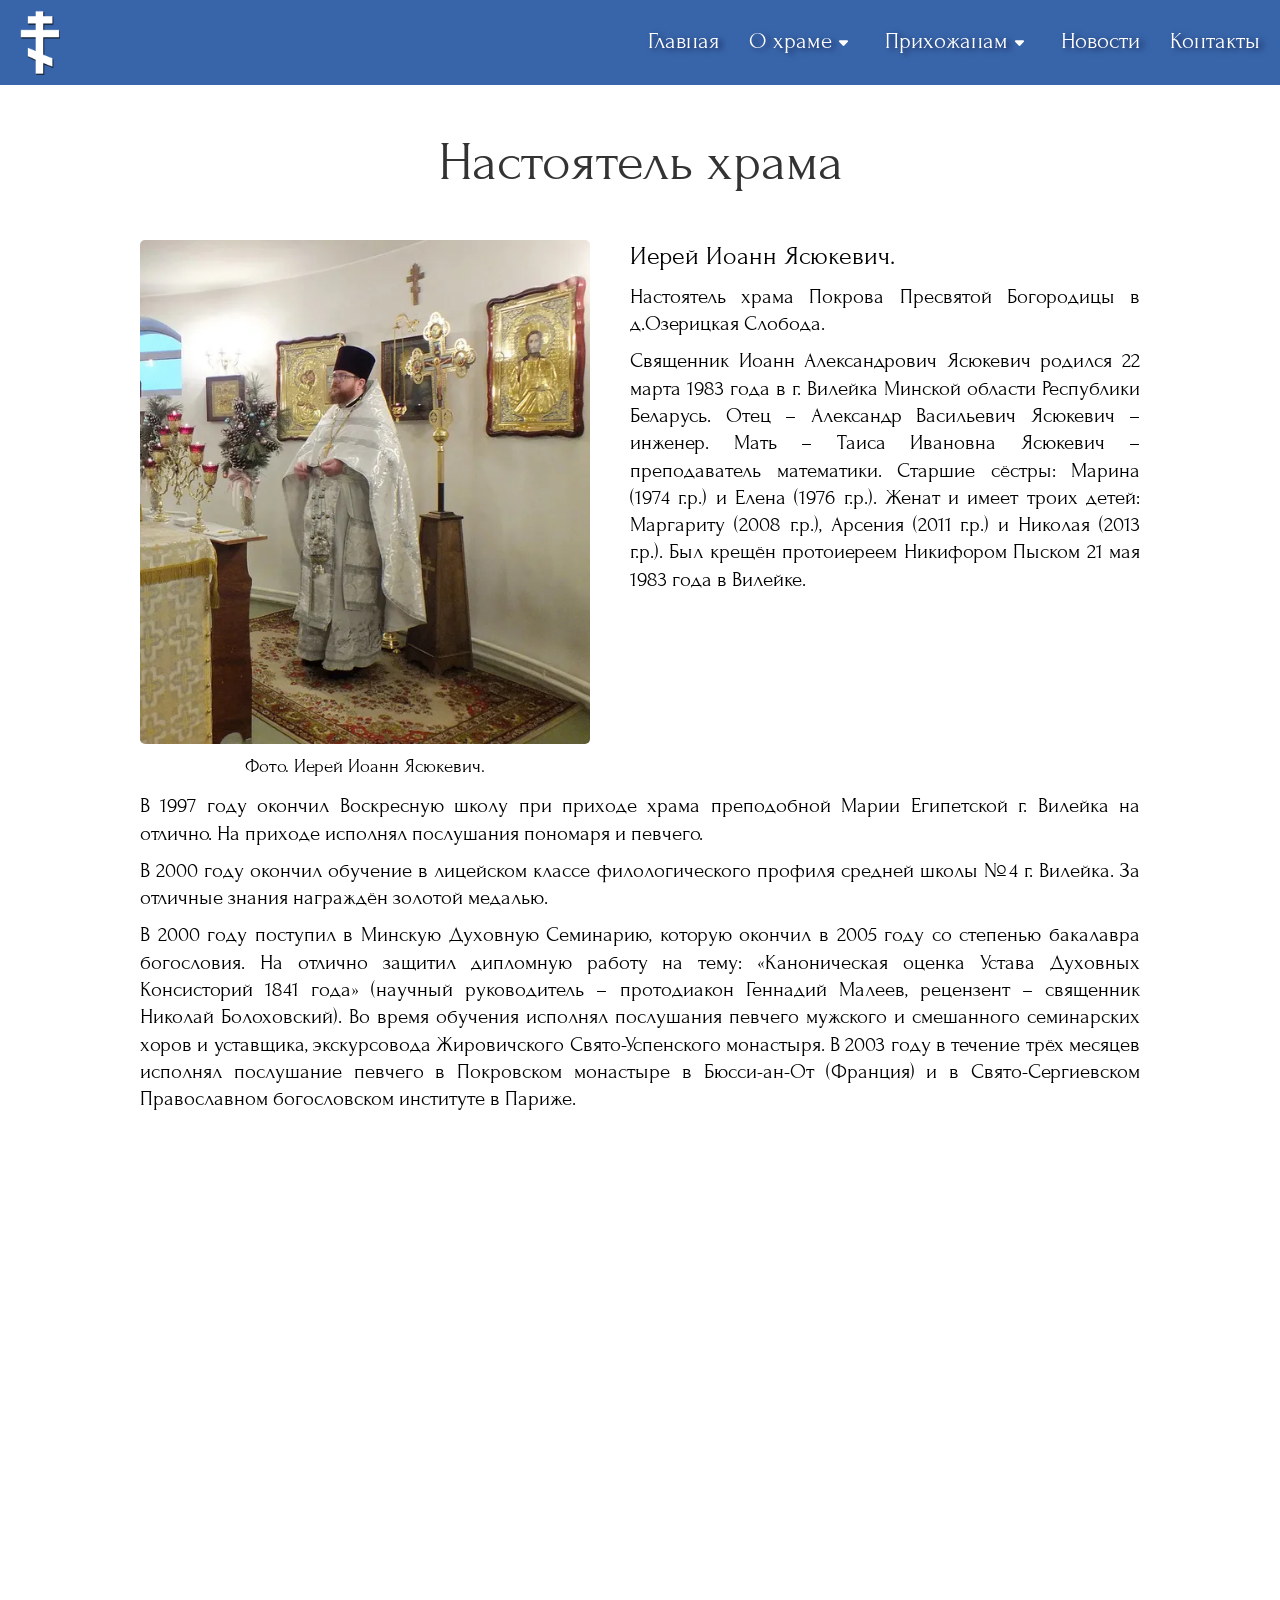
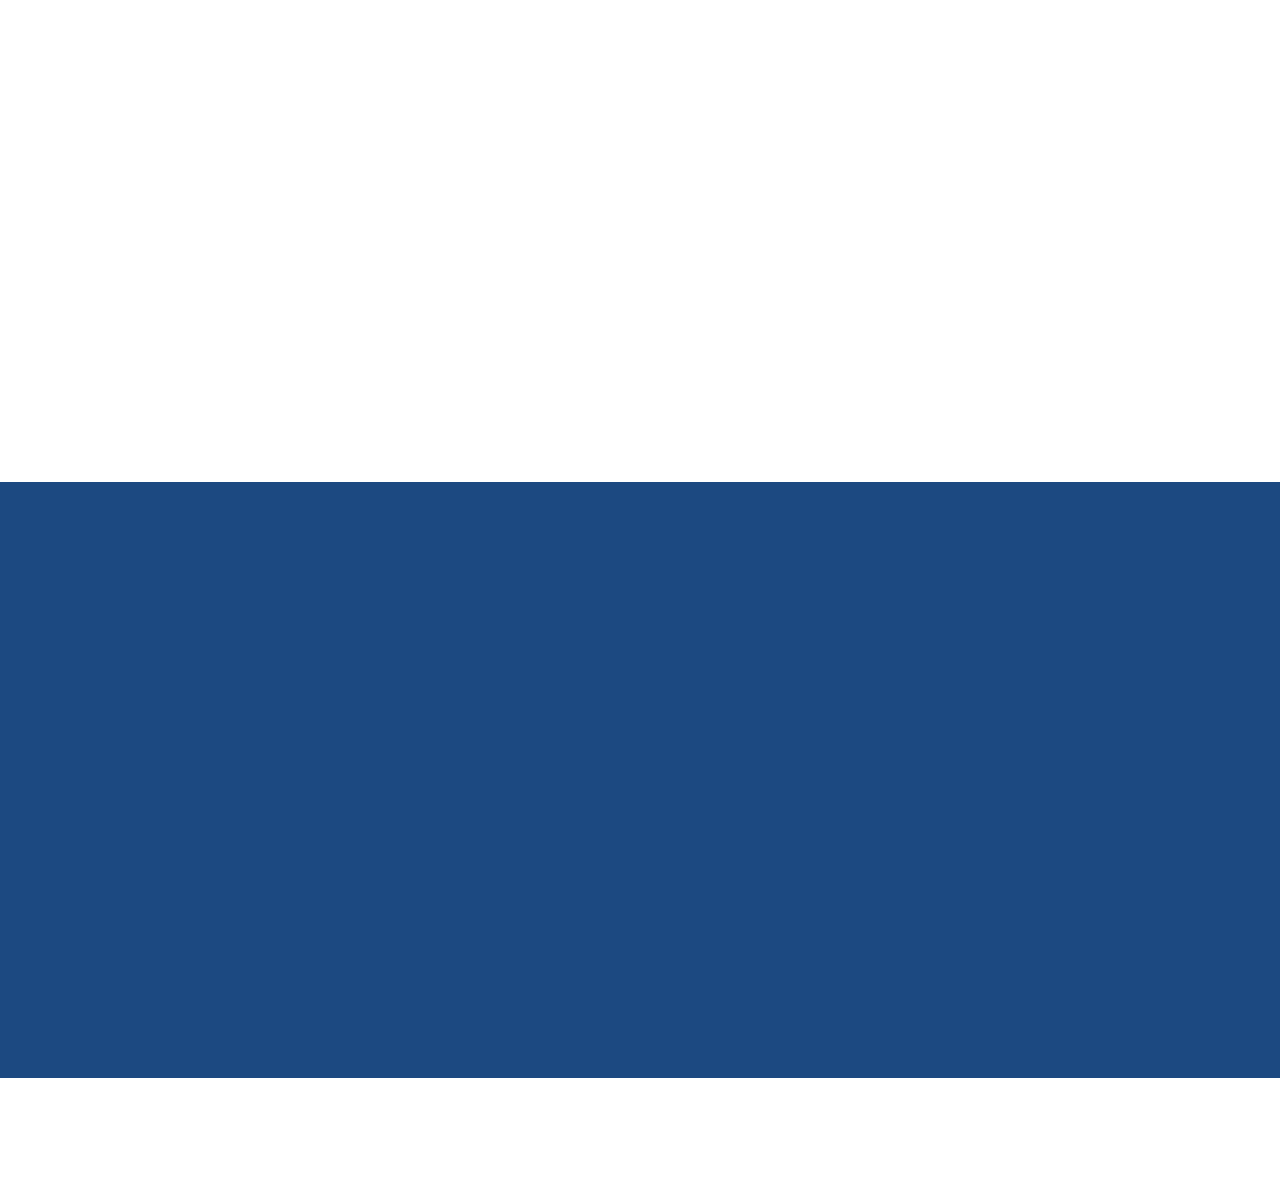
<file: priest.html>
<!DOCTYPE html>
<html lang="ru">
<head>
    <meta charset="UTF-8">
    <meta http-equiv="X-UA-Compatible" content="IE=edge">
    <meta name="viewport" content="width=device-width, initial-scale=1.0">
    <link href="https://unpkg.com/aos@2.3.1/dist/aos.css" rel="stylesheet">
    <link rel="icon" href="./favicon.ico" type="image/x-icon">
    <link rel="stylesheet" href="./priest-page.css">
    <title>Pokrov.by | Настоятель храма</title>
</head>
<body>
    <main>
        <header class="header">
            <div class="container">
                <div class="header__inner">
                    <a href="index.html" class="header__logo-link">
                        <img class="header__logo-img" src="./assets/img/6.WEBP" alt="Логотип">
                    </a>
                    <h1 class="header__logo-title">Храм Покрова<br>Пресвятой Богородицы</h1>
                    <div class="header__menu-box">
                        <nav class="header__navigation" data-aos="fade-up">
                            <p class="header__nav-title">Храм Покрова<br> Пресвятой Богородицы</p>
                            <svg class="header__svg" data-aos="fade-up" version="1.0" xmlns="http://www.w3.org/2000/svg" width="134.000000pt" height="246.000000pt" viewBox="0 0 134.000000 246.000000" preserveAspectRatio="xMidYMid meet">
                                <g class="header__g" transform="translate(0.000000,246.000000) scale(0.100000,-0.100000)"
                                fill="#ffffff" stroke="none">
                                <path class="header__svg-path" d="M540 2275 l0 -125 -125 0 -125 0 0 -105 0 -105 125 0 126 0 -3 -122
                                -3 -123 -242 -3 -243 -2 0 -110 0 -110 245 0 245 0 0 -345 c0 -231 -3 -345
                                -10 -345 -6 0 -33 11 -60 25 -27 13 -74 36 -104 49 l-56 25 0 -110 0 -110 115
                                -55 115 -56 0 -229 0 -229 120 0 120 0 0 170 c0 94 2 170 4 170 1 0 51 -22
                                109 -50 58 -27 109 -50 112 -50 3 0 5 50 5 111 l0 110 -115 54 -115 54 0 406
                                0 405 245 0 245 0 0 110 0 110 -242 2 -243 3 -3 123 -3 122 126 0 125 0 0 110
                                0 110 -125 0 -125 0 0 120 0 120 -120 0 -120 0 0 -125z"/>
                                </g>
                            </svg>
                            <hr class="header__nav-hr">
                            <ul class="header__menu">
                                <li class="header__menu-item">
                                    <svg class="header__menu-svg" fill="#fff" width="800px" height="800px" viewBox="0 0 32 32" version="1.1" xmlns="http://www.w3.org/2000/svg">
                                        <path d="M31.772 16.043l-15.012-15.724c-0.189-0.197-0.449-0.307-0.721-0.307s-0.533 0.111-0.722 0.307l-15.089 15.724c-0.383 0.398-0.369 1.031 0.029 1.414 0.399 0.382 1.031 0.371 1.414-0.029l1.344-1.401v14.963c0 0.552 0.448 1 1 1h6.986c0.551 0 0.998-0.445 1-0.997l0.031-9.989h7.969v9.986c0 0.552 0.448 1 1 1h6.983c0.552 0 1-0.448 1-1v-14.968l1.343 1.407c0.197 0.204 0.459 0.308 0.722 0.308 0.249 0 0.499-0.092 0.692-0.279 0.398-0.382 0.411-1.015 0.029-1.413zM26.985 14.213v15.776h-4.983v-9.986c0-0.552-0.448-1-1-1h-9.965c-0.551 0-0.998 0.445-1 0.997l-0.031 9.989h-4.989v-15.777c0-0.082-0.013-0.162-0.032-0.239l11.055-11.52 10.982 11.507c-0.021 0.081-0.036 0.165-0.036 0.252z"></path>
                                    </svg>
                                    <a href="index.html" class="header__menu-link">Главная</a>
                                </li>
                                <li class="header__menu-item drop">
                                    <svg class="header__menu-svg" fill="#000000" height="800px" width="800px" version="1.1" id="Layer_1" xmlns="http://www.w3.org/2000/svg" xmlns:xlink="http://www.w3.org/1999/xlink" 
                                        viewBox="0 0 512 512" xml:space="preserve">
                                    <g>
                                        <g>
                                            <path d="M489.296,289.55c-4.143-3.452-212.927-177.439-216.6-180.501V66.783h16.696c9.22,0,16.696-7.475,16.696-16.696
                                                s-7.475-16.696-16.696-16.696h-16.696V16.696C272.695,7.475,265.22,0,256,0c-9.22,0-16.696,7.475-16.696,16.696v16.696h-16.696
                                                c-9.22,0-16.696,7.475-16.696,16.696s7.475,16.696,16.696,16.696h16.696v42.267c-2.613,2.178-212.481,177.069-216.601,180.501
                                                c-7.083,5.904-8.041,16.431-2.138,23.514s16.431,8.039,23.514,2.138l22.703-18.918v199.02c0,9.22,7.475,16.696,16.696,16.696
                                                h345.043c9.22,0,16.696-7.475,16.696-16.696V296.283l22.703,18.919c3.122,2.601,6.911,3.87,10.68,3.87
                                                c4.784,0,9.532-2.046,12.835-6.008C497.338,305.981,496.379,295.454,489.296,289.55z M411.826,478.609H100.174v-210.15
                                                L256,138.603l155.826,129.855V478.609z"/>
                                        </g>
                                    </g>
                                    <g>
                                        <g>
                                            <path d="M359.736,268.2c-13.008-14.457-31.014-22.42-50.704-22.42c-20.965,0-39.233,9.256-53.033,26.82
                                                c-13.802-17.563-32.069-26.82-53.034-26.82c-19.689,0-37.695,7.962-50.702,22.42c-12.269,13.638-19.027,31.826-19.027,51.213
                                                c0,41.805,31.826,67.606,75.876,103.318c10.852,8.797,23.152,18.77,36.023,29.801c3.127,2.68,6.995,4.019,10.866,4.019
                                                c3.87,0,7.739-1.34,10.866-4.019c12.87-11.03,25.169-21.003,36.023-29.801c44.049-35.711,75.876-61.513,75.876-103.318
                                                C378.764,300.026,372.007,281.838,359.736,268.2z M281.859,396.792c-7.949,6.443-16.661,13.507-25.859,21.195
                                                c-9.199-7.688-17.911-14.751-25.859-21.195c-42.894-34.775-63.514-52.59-63.514-77.38c0-19.508,12.735-40.241,36.339-40.241
                                                c26.86,0,36.527,31.8,36.978,33.337c2.042,7.17,8.583,12.164,16.046,12.164c7.485-0.001,14.045-4.943,16.065-12.152
                                                c0.397-1.361,10.041-33.349,36.981-33.349c23.603,0,36.339,20.733,36.339,40.241C345.373,344.201,324.755,362.017,281.859,396.792
                                                z"/>
                                        </g>
                                    </g>
                                    </svg>
                                    <div class="header__dropdown">
                                        <button class="header__menu-btn" data-drop="drop-1">
                                            О храме
                                            <svg class="header__menu-arrow1" width="23px" height="23px" viewBox="0 0 20 20" xmlns="http://www.w3.org/2000/svg">
                                                <path fill="#fff" d="M13.098 8H6.902c-.751 0-1.172.754-.708 1.268L9.292 12.7c.36.399 1.055.399 1.416 0l3.098-3.433C14.27 8.754 13.849 8 13.098 8Z"/>
                                            </svg>
                                        </button>
                                        <div class="header__dropdown-content" data-drop-content id="drop-1">
                                            <ul class="header__dropdown-list">
                                                <li class="header__dropdown-item">
                                                    <a href="church.html" class="header__dropdown-link">О храме</a>
                                                </li>
                                                <li class="header__dropdown-item">
                                                    <a href="construction.html" class="header__dropdown-link">Строительство храма</a>
                                                </li>
                                                <li class="header__dropdown-item">
                                                    <a href="priest.html" class="header__dropdown-link">Настоятель Храма</a>
                                                </li>
                                                <li class="header__dropdown-item">
                                                    <a href="shrines.html" class="header__dropdown-link">Святыни храма</a>
                                                </li>
                                            </ul>
                                        </div>
                                    </div>
                                </li>
                                <li class="header__menu-item drop">
                                    <svg class="header__menu-svg" fill="#fff" version="1.1" id="Capa_1" xmlns="http://www.w3.org/2000/svg" xmlns:xlink="http://www.w3.org/1999/xlink" 
                                        width="800px" height="800px" viewBox="0 0 123.804 123.804"
                                        xml:space="preserve">
                                    <g>
                                        <g>
                                            <circle cx="43.416" cy="12.681" r="12.681"/>
                                            <circle cx="76.235" cy="12.681" r="12.681"/>
                                            <path d="M87.339,96.715c-0.131,0.01-0.262,0.016-0.395,0.016c-2.709,0-4.914-2.205-4.914-4.916
                                                c0-15.354,9.633-21.744,10.043-22.009c0.092-0.06,0.183-0.108,0.273-0.155c0.004-0.002,0.008-0.006,0.012-0.008
                                                c-0.012-0.06-0.023-0.117-0.037-0.176c-2.112-1.794-3.463-4.461-3.463-7.443c0-1.435,0.319-2.792,0.877-4.021
                                                c-0.205-0.869-0.383-1.612-0.521-2.181v-9.483c1.099,2.285,1.951,5.152,2.451,8.845c1.772-1.805,4.237-2.928,6.962-2.928
                                                c0.895,0,1.759,0.131,2.583,0.357c-2.306-14.18-9.315-19.767-16.483-24.163c-0.252-0.154-0.516-0.272-0.779-0.376
                                                c-1.416-0.935-3-1.618-4.617-2.005c-0.01-0.002-0.021-0.003-0.031-0.005l-3.062,3.215l-3.16-3.181
                                                c-1.756,0.432-3.473,1.216-4.973,2.286c-0.045,0.025-0.092,0.038-0.135,0.065c-2.811,1.723-5.596,3.629-8.081,6.161
                                                c-2.477-2.639-5.335-4.704-8.291-6.518c-0.434-0.268-0.896-0.435-1.367-0.553c-1.153-0.646-2.396-1.133-3.655-1.442l-3.159,3.181
                                                l-3.063-3.215c-0.01,0.002-0.021,0.003-0.031,0.005c-1.616,0.387-3.2,1.07-4.615,2.004c-0.267,0.104-0.53,0.222-0.781,0.377
                                                c-7.516,4.61-14.378,10.95-15.62,24.908c1.338-0.701,2.854-1.103,4.466-1.103c1.974,0,3.809,0.597,5.339,1.617
                                                c0.235-2.457,0.688-4.541,1.327-6.33v7.398c1.84,1.76,2.993,4.232,2.993,6.973c0,2.459-0.936,4.697-2.456,6.404
                                                c0.056,0.166,0.106,0.332,0.171,0.492c-0.034,0.256-0.058,0.514-0.058,0.778v0.563c0.046,0.037,0.096,0.074,0.141,0.111
                                                c1.78,1.32,9.426,7.782,9.426,21.372c0,2.688-2.187,4.876-4.876,4.876c-1.028,0-1.98-0.318-2.77-0.863
                                                c-0.034,0.086-0.071,0.172-0.109,0.258l-0.002,23.623c0,0.438-0.055,0.859-0.148,1.268c1.058,1.081,2.529,1.755,4.16,1.755
                                                c3.214-0.001,5.819-2.604,5.819-5.819l-0.007-40.459c0.23,0.012,0.459,0.029,0.692,0.029c0.045,0,0.091-0.005,0.136-0.006
                                                l-0.002,40.436c0,3.215,2.605,5.819,5.819,5.819c3.213,0,5.818-2.604,5.818-5.817l0.002-46.854
                                                c0.074-0.142,0.146-0.282,0.215-0.427c0.072,0.004,0.144,0.021,0.216,0.021c0.023,0,0.048,0,0.07-0.001
                                                c1.458-0.021,2.754-0.675,3.643-1.694c0.314,0.281,0.668,0.521,1.05,0.717c-2.038,9.217-4.309,20-4.319,22.361
                                                c-0.01,1.936,3.48,3.594,8.401,4.637v21.24c0,3.213,2.605,5.817,5.818,5.817c3.214,0,5.818-2.604,5.818-5.819V96.669
                                                c0.273,0.001,0.551,0.001,0.824-0.001l-0.002,20.062c0,3.215,2.605,5.818,5.818,5.819c3.215,0,5.818-2.604,5.818-5.817
                                                l0.002-9.697h-3.053L87.339,96.715z"/>
                                            <circle cx="24.365" cy="61.765" r="7.421"/>
                                            <path d="M36.373,94.126c1.458,0,2.638-1.181,2.638-2.64c0-12.717-7.073-18.524-8.595-19.627c-0.513-0.459-1.178-0.916-2.063-1.398
                                                c-0.676-0.378-1.401-0.662-2.139-0.844l-1.849,1.861l-1.794-1.884c-0.005,0.002-0.012,0.005-0.017,0.007
                                                c-1.154,0.274-2.27,0.819-3.216,1.563c-0.08,0.04-0.161,0.071-0.237,0.12c-0.363,0.234-8.887,5.891-8.887,19.834
                                                c0,1.457,1.18,2.639,2.639,2.639c1.456,0,2.638-1.182,2.638-2.639c0-3.17,0.529-5.764,1.277-7.879v9.209
                                                c0,0.773,0.149,1.498,0.415,2.162c-0.021,0.149-0.035,0.303-0.035,0.457l0.003,24.312c0,1.88,1.524,3.404,3.404,3.404
                                                c1.881,0,3.404-1.524,3.404-3.404v-20.4c0.134,0.008,0.269,0.018,0.405,0.018c0.025,0,0.053-0.002,0.079-0.004v20.388
                                                c0,1.88,1.523,3.403,3.404,3.403c1.881,0,3.405-1.523,3.405-3.403l0.002-24.144c0.445-0.826,0.706-1.762,0.706-2.789V82.346
                                                c1.004,2.309,1.772,5.309,1.772,9.141C33.734,92.945,34.914,94.126,36.373,94.126z"/>
                                            <circle cx="98.726" cy="61.875" r="7.532"/>
                                            <path d="M104.864,72.119c-0.519-0.465-1.192-0.93-2.092-1.42c-0.686-0.383-1.424-0.672-2.172-0.854l-1.875,1.89l-1.82-1.91
                                                c-0.006,0.002-0.012,0.004-0.02,0.004c-1.17,0.279-2.301,0.834-3.262,1.59c-0.082,0.04-0.163,0.07-0.24,0.121
                                                c-0.369,0.236-9.02,5.979-9.02,20.128c0,1.479,1.197,2.678,2.677,2.678s2.679-1.198,2.679-2.678c0-3.216,0.536-5.849,1.295-7.995
                                                v5.497l-2.736,15.481h3.123l0.004,15.697c0,1.909,1.545,3.457,3.455,3.456c1.908,0,3.453-1.547,3.453-3.456V104.65h0.491
                                                l-0.001,15.697c0,1.909,1.547,3.456,3.456,3.456s3.456-1.547,3.456-3.456V104.65h3.436l-2.717-15.352v-6.537
                                                c1.018,2.344,1.799,5.389,1.799,9.277c0,1.479,1.197,2.678,2.68,2.678c1.479,0,2.677-1.199,2.677-2.678
                                                C113.59,79.132,106.411,73.238,104.864,72.119z"/>
                                        </g>
                                    </g>
                                    </svg>
                                    <div class="header__dropdown">
                                        <button class="header__menu-btn" data-drop="drop-2">
                                            Прихожанам
                                            <svg class="header__menu-arrow2" width="23px" height="23px" viewBox="0 0 20 20" xmlns="http://www.w3.org/2000/svg">
                                                <path fill="#fff" d="M13.098 8H6.902c-.751 0-1.172.754-.708 1.268L9.292 12.7c.36.399 1.055.399 1.416 0l3.098-3.433C14.27 8.754 13.849 8 13.098 8Z"/>
                                            </svg>
                                        </button>
                                        <div class="header__dropdown-content" data-drop-content id="drop-2">
                                            <ul class="header__dropdown-list">
                                                <li class="header__dropdown-item">
                                                    <a href="charity.html" class="header__dropdown-link">Пожертвования</a>
                                                </li>
                                                <li class="header__dropdown-item">
                                                    <a href="schedule.html" class="header__dropdown-link">Расписание Богослужений</a>
                                                </li>
                                                <li class="header__dropdown-item">
                                                    <a href="sunday.html" class="header__dropdown-link">Воскресная школа</a>
                                                </li>
                                            </ul>
                                        </div>
                                    </div>
                                </li>
                                <li class="header__menu-item">
                                    <svg class="header__menu-svg" fill="#000000" width="800px" height="800px" viewBox="-1 0 46 46" xmlns="http://www.w3.org/2000/svg">
                                        <path id="_14.News" data-name="14.News" d="M41,47H7a5,5,0,0,1-5-5V2A1,1,0,0,1,3,1H37a1,1,0,0,1,1,1h0V16h7a1,1,0,0,1,1,1V42A5,5,0,0,1,41,47Zm-5-5V3H4V42H4a3,3,0,0,0,3,3H37.022A4.962,4.962,0,0,1,36,42Zm8-24H38V42a3,3,0,0,0,6,0ZM7,40a1,1,0,0,1,1-1h9a1,1,0,0,1,0,2H8A1,1,0,0,1,7,40Zm4.666-16.285a.977.977,0,1,1-1.381-1.381l5.905-5.905a.887.887,0,0,1,.095-.143,1.047,1.047,0,0,1,1.43,0,.959.959,0,0,1,.095.143L22,20.619l2.19-2.19a.887.887,0,0,1,.095-.143.919.919,0,0,1,1.525.143l3.905,3.905a.977.977,0,1,1-1.381,1.381L25,20.381,23.381,22l.334.334a.977.977,0,1,1-1.381,1.381L17,18.381ZM23,29h9a1,1,0,0,1,0,2H23a1,1,0,0,1,0-2Zm0,5h9a1,1,0,0,1,0,2H23a1,1,0,0,1,0-2Zm0,5h9a1,1,0,0,1,0,2H23a1,1,0,0,1,0-2Zm1-23.5A1.5,1.5,0,1,1,22.5,14,1.5,1.5,0,0,1,24,15.5ZM27,10H13a1,1,0,0,1,0-2H27a1,1,0,0,1,0,2ZM8,34h9a1,1,0,0,1,0,2H8a1,1,0,0,1,0-2Zm10-4a1,1,0,0,1-1,1H8a1,1,0,0,1,0-2h9A1,1,0,0,1,18,30Z" transform="translate(-2 -1)" fill-rule="evenodd"/>
                                    </svg>
                                    <a href="news.html" class="header__menu-link">Новости</a>
                                </li>
                                <li class="header__menu-item">
                                    <svg class="header__menu-svg" fill="#000000" width="800px" height="800px" viewBox="0 0 32 32" version="1.1" xmlns="http://www.w3.org/2000/svg">
                                        <path d="M8.194 1.156c1.169 1.612 2.563 3.694 4.175 6.237 0.406 0.688 0.344 1.512-0.181 2.481-0.2 0.406-0.706 1.331-1.512 2.787 0.887 1.25 2.238 2.787 4.056 4.6s3.331 3.169 4.538 4.056c1.45-0.85 2.381-1.369 2.788-1.575 0.525-0.281 1.031-0.425 1.512-0.425 0.363 0 0.688 0.081 0.969 0.244 1.856 1.131 3.956 2.525 6.294 4.175 0.444 0.325 0.694 0.769 0.756 1.331 0.063 0.569-0.113 1.169-0.512 1.819-0.2 0.281-0.525 0.694-0.969 1.244-0.444 0.544-1.113 1.231-2 2.056s-1.613 1.244-2.181 1.244h-0.063c-4.269-0.169-9.531-3.369-15.762-9.6-6.237-6.238-9.438-11.494-9.6-15.769 0-0.563 0.412-1.3 1.244-2.212 0.825-0.906 1.506-1.563 2.025-1.969 0.525-0.4 0.969-0.725 1.331-0.969 0.444-0.325 0.95-0.481 1.513-0.481 0.694 0 1.212 0.244 1.581 0.725zM6.194 2.425c-0.85 0.606-1.644 1.287-2.394 2.031-0.744 0.75-1.181 1.3-1.3 1.662 0.163 3.756 3.156 8.537 8.988 14.35s10.625 8.819 14.375 9.019c0.325-0.119 0.856-0.563 1.606-1.331s1.425-1.575 2.025-2.419c0.119-0.163 0.163-0.3 0.119-0.425-2.419-1.694-4.438-3.044-6.056-4.056-0.163 0-0.363 0.063-0.606 0.181-0.363 0.2-1.269 0.706-2.725 1.512l-1.031 0.606-1.031-0.669c-1.331-0.925-2.944-2.363-4.844-4.3-1.894-1.894-3.306-3.512-4.238-4.844l-0.725-0.969 0.606-1.088c0.806-1.45 1.313-2.363 1.512-2.725 0.119-0.244 0.181-0.444 0.181-0.606-1.438-2.294-2.769-4.313-3.981-6.050h-0.063c-0.156 0-0.3 0.044-0.419 0.119z"></path>
                                    </svg>
                                    <a href="#footer" class="header__menu-link">Контакты</a>
                                </li>
                            </ul>
                        </nav>
                    </div>
                    <div class="header__hamburger">
                        <span class="header__hamburger-line"></span>
                        <span class="header__hamburger-line"></span>
                        <span class="header__hamburger-line"></span>
                    </div>
                </div>
            </div>
        </header>

        <section class="priest-page section">
            <div class="container">
                <div class="priest-page__inner">
                    <h2 class="priest-page__title title" data-aos="fade-up">Настоятель храма</h2>
                    <div class="priest-page__wrapper">
                        <div class="priest-page__wrapper-left">
                            <figure class="priest-page__figure" data-aos="fade-up">
                                <img class="priest-page__image" src="./assets/img/priest/DSCF3359_MIN.WEBP" loading="lazy" alt="Иерей Иоанн Ясюкевич">
                                <figcaption class="priest-page__figcaption">Фото. Иерей Иоанн Ясюкевич.</figcaption>
                            </figure>
                        </div>
                        <div class="priest-page__wrapper-right">
                            <p class="priest-page__subtitle" data-aos="fade-up">Иерей Иоанн Ясюкевич.</p>
                            <p class="priest-page__text" data-aos="fade-up">Настоятель храма Покрова Пресвятой Богородицы в д.Озерицкая Слобода.</p>
                            <p class="priest-page__text" data-aos="fade-up">Священник Иоанн Александрович Ясюкевич родился 22 марта 1983 года в г. Вилейка Минской области Республики Беларусь. Отец – Александр Васильевич Ясюкевич – инженер. Мать – Таиса Ивановна Ясюкевич – преподаватель математики. Старшие сёстры: Марина (1974 г.р.) и Елена (1976 г.р.). Женат и имеет троих детей: Маргариту (2008 г.р.), Арсения (2011 г.р.) и Николая (2013 г.р.). Был крещён протоиереем Никифором Пыском 21 мая 1983 года в Вилейке.</p>
                        </div>
                    </div>
                    <p class="priest-page__text" data-aos="fade-up">В 1997 году окончил Воскресную школу при приходе храма преподобной Марии Египетской г. Вилейка на отлично. На приходе исполнял послушания пономаря и певчего.</p>
                    <p class="priest-page__text" data-aos="fade-up">В 2000 году окончил обучение в лицейском классе филологического профиля средней школы №4 г. Вилейка. За отличные знания награждён золотой медалью.</p>
                    <p class="priest-page__text" data-aos="fade-up">В 2000 году поступил в Минскую Духовную Семинарию, которую окончил в 2005 году со степенью бакалавра богословия. На отлично защитил дипломную работу на тему: «Каноническая оценка Устава Духовных Консисторий 1841 года» (научный руководитель – протодиакон Геннадий Малеев, рецензент – священник Николай Болоховский). Во время обучения исполнял послушания певчего мужского и смешанного семинарских хоров и уставщика, экскурсовода Жировичского Свято-Успенского монастыря. В 2003 году в течение трёх месяцев исполнял послушание певчего в Покровском монастыре в Бюсси-ан-От (Франция) и в Свято-Сергиевском Православном богословском институте в Париже.</p>
                    <p class="priest-page__text" data-aos="fade-up">В 2005 году поступил в Минскую Духовную Академию, которую окончил в 2008 году с учёной степенью кандидата богословия. Защитил кандидатскую диссертацию на тему: «Историко-канонический анализ источников административного права Русской Православной Церкви синодального периода» (научный руководитель – священник Николай Болоховский, рецензент – протоиерей Владислав Цыпин). В 2005 и 2006 годах прослушал полные курсы Летнего Богословского института. С 2005 по 2008 года исполнял послушания певчего церковного хора и экскурсовода при храме-крепости Архангела Михаила д. Сынковичи Зельвенского района Гродненской области.</p>
                    <p class="priest-page__text" data-aos="fade-up">В 2007 году вступил в брак с выпускницей Регентского отделения Минской Духовной Семинарии Ольгой Владимировной Удаловой, 1985 г.р. Таинство венчания совершил протоиерей Симеон Матюх 14 сентября 2007 года в Вилейке.</p>
                    <p class="priest-page__text" data-aos="fade-up">Высокопреосвященнейшим Филаретом, митрополитом Минским и Слуцким, Патриаршим Экзархом всея Беларуси, рукоположен во диакона 11 сентября 2008 года в Свято-Духовом кафедральном соборе г. Минска, 26 октября 2008 года – во иерея.</p>
                    <p class="priest-page__text" data-aos="fade-up">Назначен на должности: священника прихода храма преподобной Марии Египетской г. Вилейка в 2008 году, настоятеля прихода храма Покрова Пресвятой Богородицы агрогородка Слобода Озерицко-Слободского сельсовета Смолевичского района Минской области в 2010 году, епархиального миссионера в 2010 году.</p>
                    <p class="priest-page__text" data-aos="fade-up">В 2012 году епископом Борисовским Вениамином, викарием Минской епархии, был освящён цокольный храм Покровского прихода Озерицкой Слободы в честь святого праведного Филарета Милостивого.</p>
                    <p class="priest-page__text" data-aos="fade-up">Входил в оргкомитет по подготовке визитов в Беларусь Святейшего Патриарха Московского и всея Руси Алексия II в 2008 году, Святейшего Патриарха Московского и всея Руси Кирилла в 2009, 2012, 2013 и 2015 годах.</p>
                    <p class="priest-page__text" data-aos="fade-up">Преосвященнейшим Вениамином, епископом Борисовским и Марьиногорским, был назначен на должности: заместителя благочинного по Смолевичской части благочиннического округа в 2016 году, благочинного церквей Смолевичского церковного округа в 2017 году, пресс-секретаря Борисовской епархии в 2017 году.</p>
                    <p class="priest-page__text" data-aos="fade-up">Богослужебные награды: право ношения набедренника – 11.07.2010г., право ношения камилавки – 24.04.2011г., право ношения наперстного креста – 25.11.2012г.</p>
                    <p class="priest-page__text" data-aos="fade-up">Общецерковные награды: грамота Минской Духовной Семинарии в память 220-летия её основания в 2005 году, грамота Минской Духовной Академии в память 10-летия её основания в 2006 году, грамота и памятная медаль Синода Белорусской Православной Церкви в память празднования 1025-летия Крещения Руси в 2013 году, Юбилейная медаль Русской Православной Церкви «В память 100-летия восстановления Патриаршества в Русской Православной Церкви» в 2017 году, Архиерейская грамота в честь 35-летия со Дня рождения в 2018 году.</p>
                </div>
            </div>
        </section>

        <footer class="footer" id="footer">
            <div class="container">
                <div class="footer__inner" data-aos="fade-up">
                    <div class="footer__wrapper-top">
                        <h2 class="footer__wrapper-top-title">Контакты</h2>
                        <div class="footer__wrapper-top-rigth">
                            <p class="footer__wrapper-top-text" data-aos="fade-up">Храм Покрова Пресвятой Богородицы</p>
                            <svg class="footer__svg" data-aos="fade-up" version="1.0" xmlns="http://www.w3.org/2000/svg" width="134.000000pt" height="246.000000pt" viewBox="0 0 134.000000 246.000000" preserveAspectRatio="xMidYMid meet">
                                <g class="footer__g" transform="translate(0.000000,246.000000) scale(0.100000,-0.100000)"
                                fill="#ffffff" stroke="none">
                                <path d="M540 2275 l0 -125 -125 0 -125 0 0 -105 0 -105 125 0 126 0 -3 -122
                                -3 -123 -242 -3 -243 -2 0 -110 0 -110 245 0 245 0 0 -345 c0 -231 -3 -345
                                -10 -345 -6 0 -33 11 -60 25 -27 13 -74 36 -104 49 l-56 25 0 -110 0 -110 115
                                -55 115 -56 0 -229 0 -229 120 0 120 0 0 170 c0 94 2 170 4 170 1 0 51 -22
                                109 -50 58 -27 109 -50 112 -50 3 0 5 50 5 111 l0 110 -115 54 -115 54 0 406
                                0 405 245 0 245 0 0 110 0 110 -242 2 -243 3 -3 123 -3 122 126 0 125 0 0 110
                                0 110 -125 0 -125 0 0 120 0 120 -120 0 -120 0 0 -125z"/>
                                </g>
                            </svg>
                        </div>
                    </div>
                    <hr class="footer__hr">
                    <div class="footer__wrapper-bottom">
                        <div class="footer__wrapper-bottom-left" >
                            <p class="footer__wrapper-text">Приход храма Покрова Пресвятой Богородицы 
                                аг. Слобода
                            </p>
                            <p class="footer__wrapper-text">222215 Республика Беларусь, 
                                Минская область, Смолевичский район, аг. Слобода 
                                Озерицко-Слободского с/с, ул. Покровская, 1.
                            </p>
                            <a href="tel:+375292783226" class="footer__wrapper-left-phone">Телефон священника: +37529-278-32-26</a>
                            <a href="tel:+375177637497" class="footer__wrapper-left-phone">Телефон храма: +3751776-3-74-97</a>
                        </div>
                        <div class="footer__wrapper-bottom-center">
                            <div class="footer__wrapper-center-email">
                                <span class="footer__center-span">E-mail:</span>
                                <a href="mailto:i.yasiukevich@mail.ru" class="footer__wrapper-email">i.yasiukevich@mail.ru</a>
                            </div>
                            <div class="footer__wrapper-center-links">
                                <span class="footer__center-span">Ссылки:</span>
                                <ul class="footer__wrapper-list">
                                    <li class="footer__wrapper-item">
                                        <a href="schedule.html" class="footer__wrapper-link">Расписание богослужений</a>
                                    </li>
                                    <li class="footer__wrapper-item">
                                        <a href="charity.html" class="footer__wrapper-link">Пожертвования</a>
                                    </li>
                                </ul>
                            </div>
                            <div class="footer__wrapper-center-social">
                                <span class="footer__center-span">Социальная жизнь:</span>
                                <a class="footer__wrapper-link-social" href="https://www.youtube.com/channel/UClTE8AlyFgBSyWQaMQPgfZw" target="_blank">
                                    <img class="footer__wrapper-youtube" src="./assets/img/YouTube-White-Full-Color-Logo.wine.png" alt="youtube icon">
                                </a>
                            </div>
                        </div>
                        <div class="footer__wrapper-bottom-rigth">
                            <p class="footer__wrapper-rigths">© 2023 Храм Покрова Пресвятой Богородицы.</p>
                        </div>
                    </div>
                </div>
            </div>
        </footer>
    </main>
    <script src="./assets/js/aos.js"></script>
    <script src="./assets/js/burger-menu.js" defer></script>
    <script src="./assets/js/dropdown.js" defer></script>
    <script src="./assets/js/main.js" defer></script>
</body>
</html>
</file>
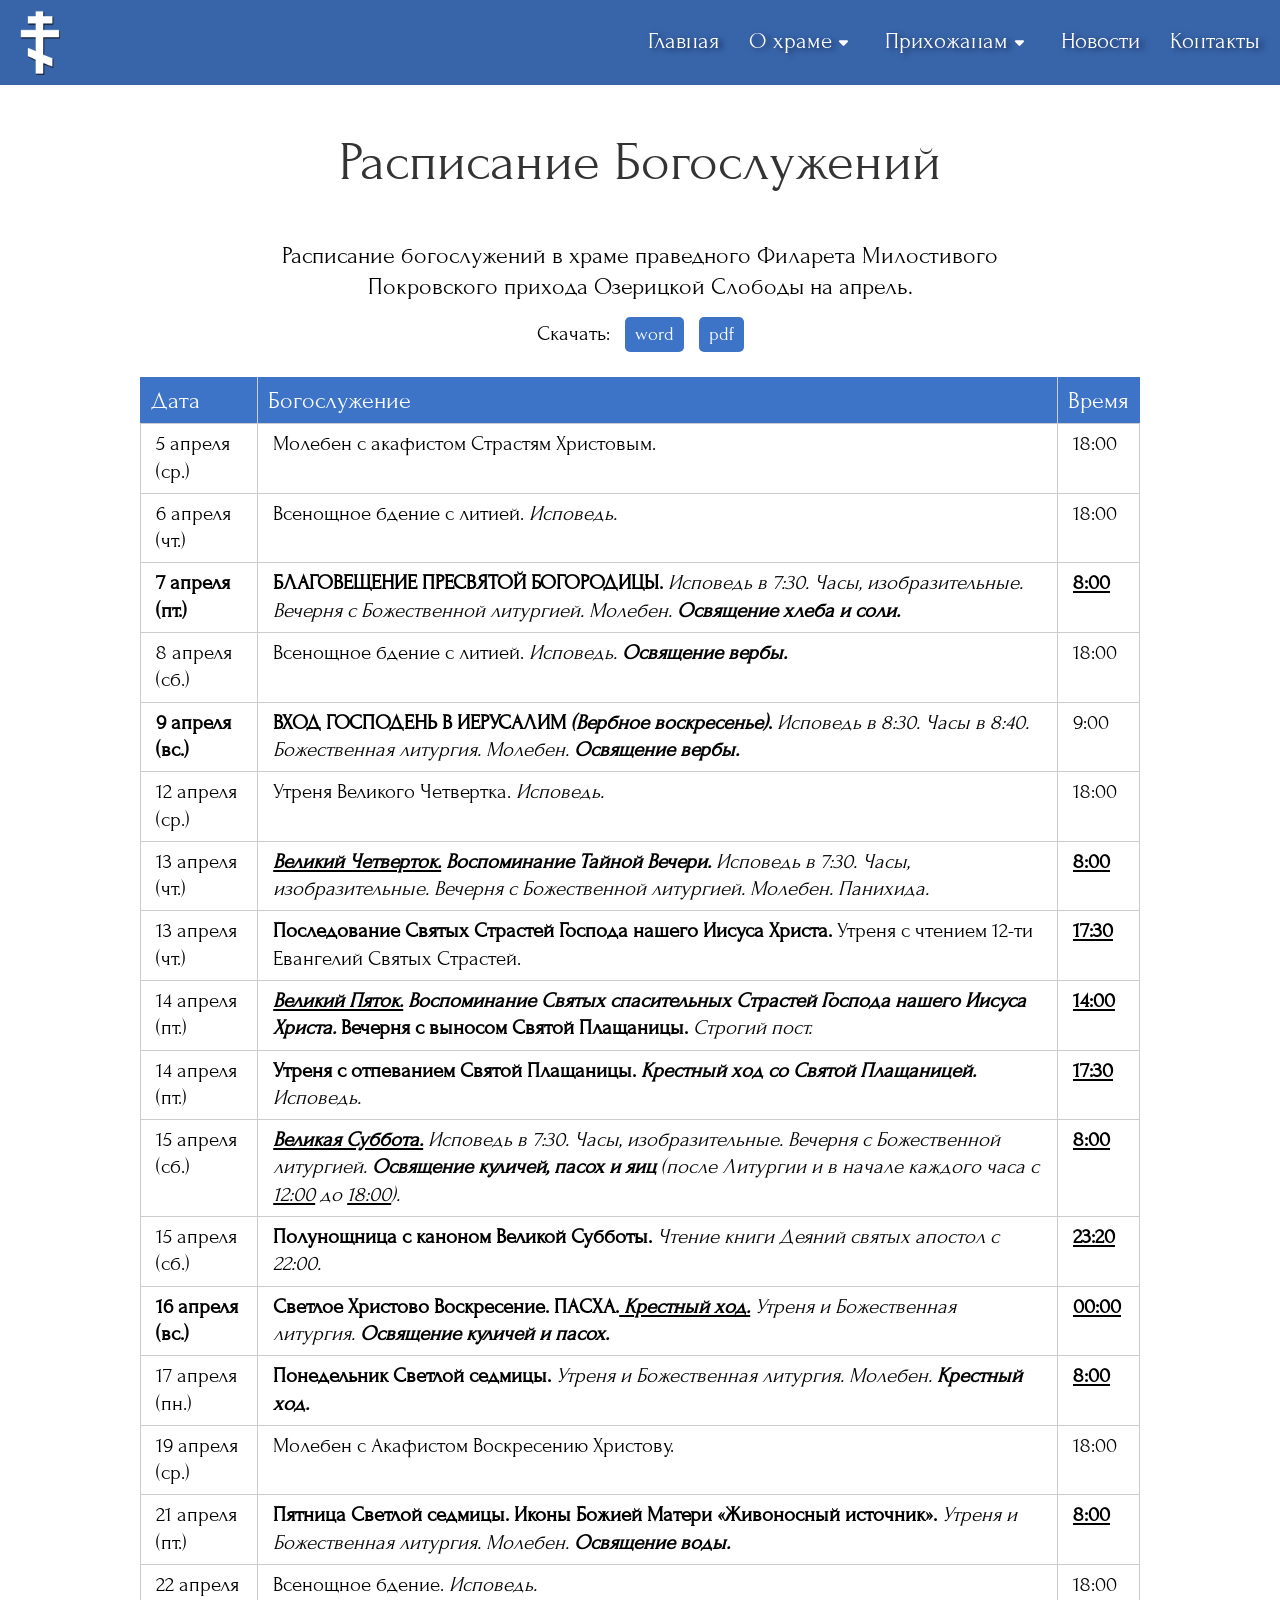
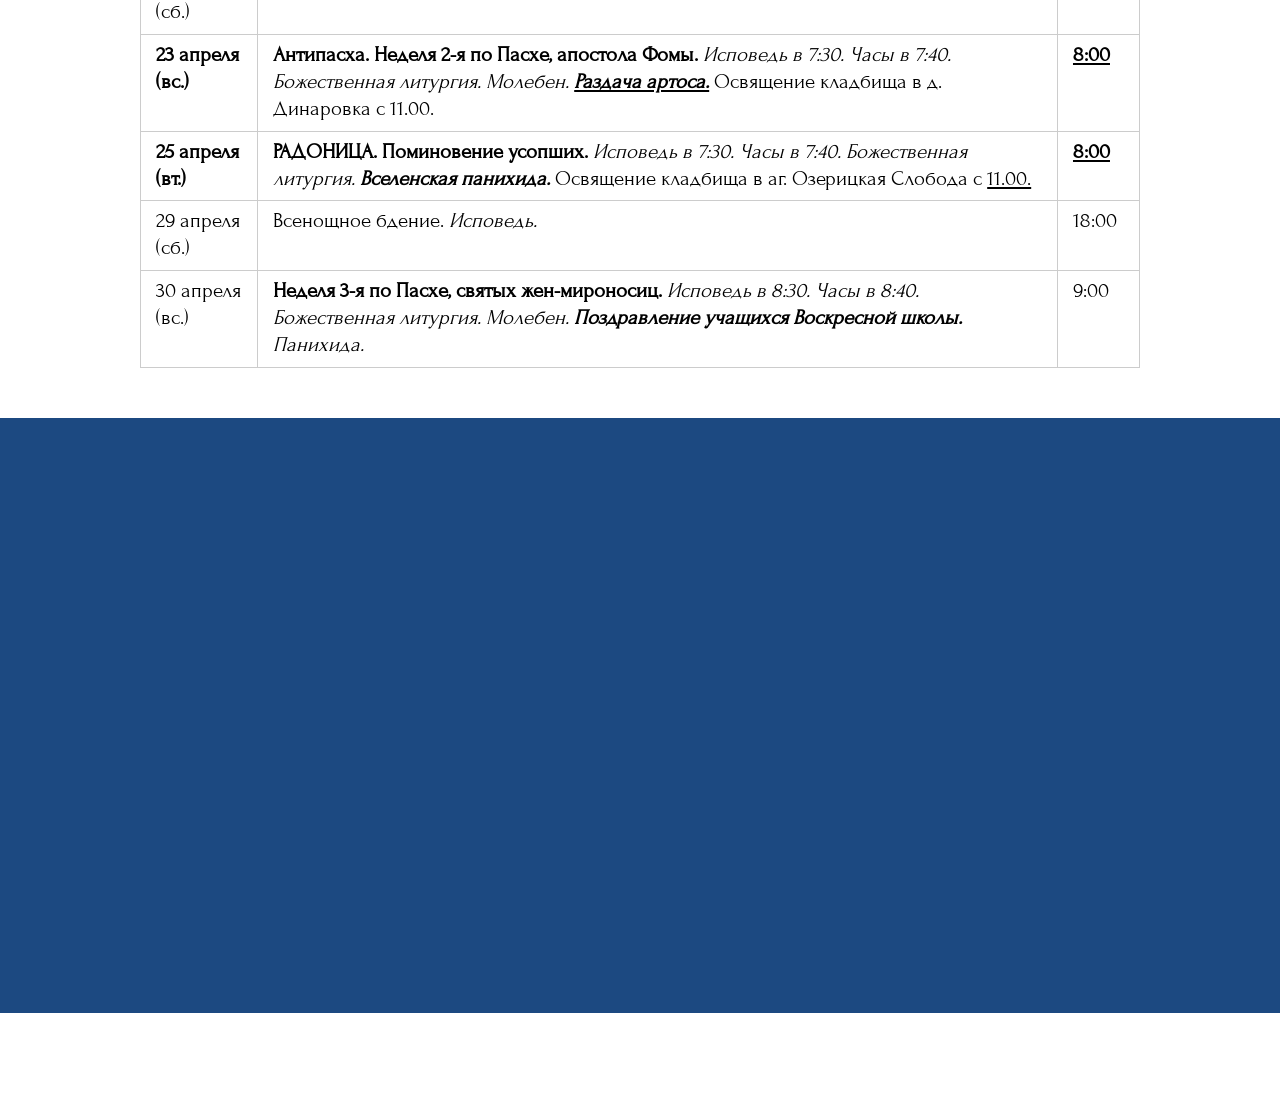
<file: schedule.html>
<!DOCTYPE html>
<html lang="ru">
<head>
    <meta charset="UTF-8">
    <meta http-equiv="X-UA-Compatible" content="IE=edge">
    <meta name="viewport" content="width=device-width, initial-scale=1.0">
    <link href="https://unpkg.com/aos@2.3.1/dist/aos.css" rel="stylesheet">
    <link rel="icon" href="./favicon.ico" type="image/x-icon">
    <link rel="stylesheet" href="./schedule-page.css">
    <title>Pokrov.by | Расписание Богослужений</title>
</head>
<body>
    <main>
        <header class="header">
            <div class="container">
                <div class="header__inner">
                    <a href="index.html" class="header__logo-link">
                        <img class="header__logo-img" src="./assets/img/6.WEBP" alt="Логотип">
                    </a>
                    <h1 class="header__logo-title">Храм Покрова<br>Пресвятой Богородицы</h1>
                    <div class="header__menu-box">
                        <nav class="header__navigation" data-aos="fade-up">
                            <p class="header__nav-title">Храм Покрова<br> Пресвятой Богородицы</p>
                            <svg class="header__svg" data-aos="fade-up" version="1.0" xmlns="http://www.w3.org/2000/svg" width="134.000000pt" height="246.000000pt" viewBox="0 0 134.000000 246.000000" preserveAspectRatio="xMidYMid meet">
                                <g class="header__g" transform="translate(0.000000,246.000000) scale(0.100000,-0.100000)"
                                fill="#ffffff" stroke="none">
                                <path class="header__svg-path" d="M540 2275 l0 -125 -125 0 -125 0 0 -105 0 -105 125 0 126 0 -3 -122
                                -3 -123 -242 -3 -243 -2 0 -110 0 -110 245 0 245 0 0 -345 c0 -231 -3 -345
                                -10 -345 -6 0 -33 11 -60 25 -27 13 -74 36 -104 49 l-56 25 0 -110 0 -110 115
                                -55 115 -56 0 -229 0 -229 120 0 120 0 0 170 c0 94 2 170 4 170 1 0 51 -22
                                109 -50 58 -27 109 -50 112 -50 3 0 5 50 5 111 l0 110 -115 54 -115 54 0 406
                                0 405 245 0 245 0 0 110 0 110 -242 2 -243 3 -3 123 -3 122 126 0 125 0 0 110
                                0 110 -125 0 -125 0 0 120 0 120 -120 0 -120 0 0 -125z"/>
                                </g>
                            </svg>
                            <hr class="header__nav-hr">
                            <ul class="header__menu">
                                <li class="header__menu-item">
                                    <svg class="header__menu-svg" fill="#fff" width="800px" height="800px" viewBox="0 0 32 32" version="1.1" xmlns="http://www.w3.org/2000/svg">
                                        <path d="M31.772 16.043l-15.012-15.724c-0.189-0.197-0.449-0.307-0.721-0.307s-0.533 0.111-0.722 0.307l-15.089 15.724c-0.383 0.398-0.369 1.031 0.029 1.414 0.399 0.382 1.031 0.371 1.414-0.029l1.344-1.401v14.963c0 0.552 0.448 1 1 1h6.986c0.551 0 0.998-0.445 1-0.997l0.031-9.989h7.969v9.986c0 0.552 0.448 1 1 1h6.983c0.552 0 1-0.448 1-1v-14.968l1.343 1.407c0.197 0.204 0.459 0.308 0.722 0.308 0.249 0 0.499-0.092 0.692-0.279 0.398-0.382 0.411-1.015 0.029-1.413zM26.985 14.213v15.776h-4.983v-9.986c0-0.552-0.448-1-1-1h-9.965c-0.551 0-0.998 0.445-1 0.997l-0.031 9.989h-4.989v-15.777c0-0.082-0.013-0.162-0.032-0.239l11.055-11.52 10.982 11.507c-0.021 0.081-0.036 0.165-0.036 0.252z"></path>
                                    </svg>
                                    <a href="index.html" class="header__menu-link">Главная</a>
                                </li>
                                <li class="header__menu-item drop">
                                    <svg class="header__menu-svg" fill="#000000" height="800px" width="800px" version="1.1" id="Layer_1" xmlns="http://www.w3.org/2000/svg" xmlns:xlink="http://www.w3.org/1999/xlink" 
                                        viewBox="0 0 512 512" xml:space="preserve">
                                    <g>
                                        <g>
                                            <path d="M489.296,289.55c-4.143-3.452-212.927-177.439-216.6-180.501V66.783h16.696c9.22,0,16.696-7.475,16.696-16.696
                                                s-7.475-16.696-16.696-16.696h-16.696V16.696C272.695,7.475,265.22,0,256,0c-9.22,0-16.696,7.475-16.696,16.696v16.696h-16.696
                                                c-9.22,0-16.696,7.475-16.696,16.696s7.475,16.696,16.696,16.696h16.696v42.267c-2.613,2.178-212.481,177.069-216.601,180.501
                                                c-7.083,5.904-8.041,16.431-2.138,23.514s16.431,8.039,23.514,2.138l22.703-18.918v199.02c0,9.22,7.475,16.696,16.696,16.696
                                                h345.043c9.22,0,16.696-7.475,16.696-16.696V296.283l22.703,18.919c3.122,2.601,6.911,3.87,10.68,3.87
                                                c4.784,0,9.532-2.046,12.835-6.008C497.338,305.981,496.379,295.454,489.296,289.55z M411.826,478.609H100.174v-210.15
                                                L256,138.603l155.826,129.855V478.609z"/>
                                        </g>
                                    </g>
                                    <g>
                                        <g>
                                            <path d="M359.736,268.2c-13.008-14.457-31.014-22.42-50.704-22.42c-20.965,0-39.233,9.256-53.033,26.82
                                                c-13.802-17.563-32.069-26.82-53.034-26.82c-19.689,0-37.695,7.962-50.702,22.42c-12.269,13.638-19.027,31.826-19.027,51.213
                                                c0,41.805,31.826,67.606,75.876,103.318c10.852,8.797,23.152,18.77,36.023,29.801c3.127,2.68,6.995,4.019,10.866,4.019
                                                c3.87,0,7.739-1.34,10.866-4.019c12.87-11.03,25.169-21.003,36.023-29.801c44.049-35.711,75.876-61.513,75.876-103.318
                                                C378.764,300.026,372.007,281.838,359.736,268.2z M281.859,396.792c-7.949,6.443-16.661,13.507-25.859,21.195
                                                c-9.199-7.688-17.911-14.751-25.859-21.195c-42.894-34.775-63.514-52.59-63.514-77.38c0-19.508,12.735-40.241,36.339-40.241
                                                c26.86,0,36.527,31.8,36.978,33.337c2.042,7.17,8.583,12.164,16.046,12.164c7.485-0.001,14.045-4.943,16.065-12.152
                                                c0.397-1.361,10.041-33.349,36.981-33.349c23.603,0,36.339,20.733,36.339,40.241C345.373,344.201,324.755,362.017,281.859,396.792
                                                z"/>
                                        </g>
                                    </g>
                                    </svg>
                                    <div class="header__dropdown">
                                        <button class="header__menu-btn" data-drop="drop-1">
                                            О храме
                                            <svg class="header__menu-arrow1" width="23px" height="23px" viewBox="0 0 20 20" xmlns="http://www.w3.org/2000/svg">
                                                <path fill="#fff" d="M13.098 8H6.902c-.751 0-1.172.754-.708 1.268L9.292 12.7c.36.399 1.055.399 1.416 0l3.098-3.433C14.27 8.754 13.849 8 13.098 8Z"/>
                                            </svg>
                                        </button>
                                        <div class="header__dropdown-content" data-drop-content id="drop-1">
                                            <ul class="header__dropdown-list">
                                                <li class="header__dropdown-item">
                                                    <a href="church.html" class="header__dropdown-link">О храме</a>
                                                </li>
                                                <li class="header__dropdown-item">
                                                    <a href="construction.html" class="header__dropdown-link">Строительство храма</a>
                                                </li>
                                                <li class="header__dropdown-item">
                                                    <a href="priest.html" class="header__dropdown-link">Настоятель Храма</a>
                                                </li>
                                                <li class="header__dropdown-item">
                                                    <a href="shrines.html" class="header__dropdown-link">Святыни храма</a>
                                                </li>
                                            </ul>
                                        </div>
                                    </div>
                                </li>
                                <li class="header__menu-item drop">
                                    <svg class="header__menu-svg" fill="#fff" version="1.1" id="Capa_1" xmlns="http://www.w3.org/2000/svg" xmlns:xlink="http://www.w3.org/1999/xlink" 
                                        width="800px" height="800px" viewBox="0 0 123.804 123.804"
                                        xml:space="preserve">
                                    <g>
                                        <g>
                                            <circle cx="43.416" cy="12.681" r="12.681"/>
                                            <circle cx="76.235" cy="12.681" r="12.681"/>
                                            <path d="M87.339,96.715c-0.131,0.01-0.262,0.016-0.395,0.016c-2.709,0-4.914-2.205-4.914-4.916
                                                c0-15.354,9.633-21.744,10.043-22.009c0.092-0.06,0.183-0.108,0.273-0.155c0.004-0.002,0.008-0.006,0.012-0.008
                                                c-0.012-0.06-0.023-0.117-0.037-0.176c-2.112-1.794-3.463-4.461-3.463-7.443c0-1.435,0.319-2.792,0.877-4.021
                                                c-0.205-0.869-0.383-1.612-0.521-2.181v-9.483c1.099,2.285,1.951,5.152,2.451,8.845c1.772-1.805,4.237-2.928,6.962-2.928
                                                c0.895,0,1.759,0.131,2.583,0.357c-2.306-14.18-9.315-19.767-16.483-24.163c-0.252-0.154-0.516-0.272-0.779-0.376
                                                c-1.416-0.935-3-1.618-4.617-2.005c-0.01-0.002-0.021-0.003-0.031-0.005l-3.062,3.215l-3.16-3.181
                                                c-1.756,0.432-3.473,1.216-4.973,2.286c-0.045,0.025-0.092,0.038-0.135,0.065c-2.811,1.723-5.596,3.629-8.081,6.161
                                                c-2.477-2.639-5.335-4.704-8.291-6.518c-0.434-0.268-0.896-0.435-1.367-0.553c-1.153-0.646-2.396-1.133-3.655-1.442l-3.159,3.181
                                                l-3.063-3.215c-0.01,0.002-0.021,0.003-0.031,0.005c-1.616,0.387-3.2,1.07-4.615,2.004c-0.267,0.104-0.53,0.222-0.781,0.377
                                                c-7.516,4.61-14.378,10.95-15.62,24.908c1.338-0.701,2.854-1.103,4.466-1.103c1.974,0,3.809,0.597,5.339,1.617
                                                c0.235-2.457,0.688-4.541,1.327-6.33v7.398c1.84,1.76,2.993,4.232,2.993,6.973c0,2.459-0.936,4.697-2.456,6.404
                                                c0.056,0.166,0.106,0.332,0.171,0.492c-0.034,0.256-0.058,0.514-0.058,0.778v0.563c0.046,0.037,0.096,0.074,0.141,0.111
                                                c1.78,1.32,9.426,7.782,9.426,21.372c0,2.688-2.187,4.876-4.876,4.876c-1.028,0-1.98-0.318-2.77-0.863
                                                c-0.034,0.086-0.071,0.172-0.109,0.258l-0.002,23.623c0,0.438-0.055,0.859-0.148,1.268c1.058,1.081,2.529,1.755,4.16,1.755
                                                c3.214-0.001,5.819-2.604,5.819-5.819l-0.007-40.459c0.23,0.012,0.459,0.029,0.692,0.029c0.045,0,0.091-0.005,0.136-0.006
                                                l-0.002,40.436c0,3.215,2.605,5.819,5.819,5.819c3.213,0,5.818-2.604,5.818-5.817l0.002-46.854
                                                c0.074-0.142,0.146-0.282,0.215-0.427c0.072,0.004,0.144,0.021,0.216,0.021c0.023,0,0.048,0,0.07-0.001
                                                c1.458-0.021,2.754-0.675,3.643-1.694c0.314,0.281,0.668,0.521,1.05,0.717c-2.038,9.217-4.309,20-4.319,22.361
                                                c-0.01,1.936,3.48,3.594,8.401,4.637v21.24c0,3.213,2.605,5.817,5.818,5.817c3.214,0,5.818-2.604,5.818-5.819V96.669
                                                c0.273,0.001,0.551,0.001,0.824-0.001l-0.002,20.062c0,3.215,2.605,5.818,5.818,5.819c3.215,0,5.818-2.604,5.818-5.817
                                                l0.002-9.697h-3.053L87.339,96.715z"/>
                                            <circle cx="24.365" cy="61.765" r="7.421"/>
                                            <path d="M36.373,94.126c1.458,0,2.638-1.181,2.638-2.64c0-12.717-7.073-18.524-8.595-19.627c-0.513-0.459-1.178-0.916-2.063-1.398
                                                c-0.676-0.378-1.401-0.662-2.139-0.844l-1.849,1.861l-1.794-1.884c-0.005,0.002-0.012,0.005-0.017,0.007
                                                c-1.154,0.274-2.27,0.819-3.216,1.563c-0.08,0.04-0.161,0.071-0.237,0.12c-0.363,0.234-8.887,5.891-8.887,19.834
                                                c0,1.457,1.18,2.639,2.639,2.639c1.456,0,2.638-1.182,2.638-2.639c0-3.17,0.529-5.764,1.277-7.879v9.209
                                                c0,0.773,0.149,1.498,0.415,2.162c-0.021,0.149-0.035,0.303-0.035,0.457l0.003,24.312c0,1.88,1.524,3.404,3.404,3.404
                                                c1.881,0,3.404-1.524,3.404-3.404v-20.4c0.134,0.008,0.269,0.018,0.405,0.018c0.025,0,0.053-0.002,0.079-0.004v20.388
                                                c0,1.88,1.523,3.403,3.404,3.403c1.881,0,3.405-1.523,3.405-3.403l0.002-24.144c0.445-0.826,0.706-1.762,0.706-2.789V82.346
                                                c1.004,2.309,1.772,5.309,1.772,9.141C33.734,92.945,34.914,94.126,36.373,94.126z"/>
                                            <circle cx="98.726" cy="61.875" r="7.532"/>
                                            <path d="M104.864,72.119c-0.519-0.465-1.192-0.93-2.092-1.42c-0.686-0.383-1.424-0.672-2.172-0.854l-1.875,1.89l-1.82-1.91
                                                c-0.006,0.002-0.012,0.004-0.02,0.004c-1.17,0.279-2.301,0.834-3.262,1.59c-0.082,0.04-0.163,0.07-0.24,0.121
                                                c-0.369,0.236-9.02,5.979-9.02,20.128c0,1.479,1.197,2.678,2.677,2.678s2.679-1.198,2.679-2.678c0-3.216,0.536-5.849,1.295-7.995
                                                v5.497l-2.736,15.481h3.123l0.004,15.697c0,1.909,1.545,3.457,3.455,3.456c1.908,0,3.453-1.547,3.453-3.456V104.65h0.491
                                                l-0.001,15.697c0,1.909,1.547,3.456,3.456,3.456s3.456-1.547,3.456-3.456V104.65h3.436l-2.717-15.352v-6.537
                                                c1.018,2.344,1.799,5.389,1.799,9.277c0,1.479,1.197,2.678,2.68,2.678c1.479,0,2.677-1.199,2.677-2.678
                                                C113.59,79.132,106.411,73.238,104.864,72.119z"/>
                                        </g>
                                    </g>
                                    </svg>
                                    <div class="header__dropdown">
                                        <button class="header__menu-btn" data-drop="drop-2">
                                            Прихожанам
                                            <svg class="header__menu-arrow2" width="23px" height="23px" viewBox="0 0 20 20" xmlns="http://www.w3.org/2000/svg">
                                                <path fill="#fff" d="M13.098 8H6.902c-.751 0-1.172.754-.708 1.268L9.292 12.7c.36.399 1.055.399 1.416 0l3.098-3.433C14.27 8.754 13.849 8 13.098 8Z"/>
                                            </svg>
                                        </button>
                                        <div class="header__dropdown-content" data-drop-content id="drop-2">
                                            <ul class="header__dropdown-list">
                                                <li class="header__dropdown-item">
                                                    <a href="charity.html" class="header__dropdown-link">Пожертвования</a>
                                                </li>
                                                <li class="header__dropdown-item">
                                                    <a href="schedule.html" class="header__dropdown-link">Расписание Богослужений</a>
                                                </li>
                                                <li class="header__dropdown-item">
                                                    <a href="sunday.html" class="header__dropdown-link">Воскресная школа</a>
                                                </li>
                                            </ul>
                                        </div>
                                    </div>
                                </li>
                                <li class="header__menu-item">
                                    <svg class="header__menu-svg" fill="#000000" width="800px" height="800px" viewBox="-1 0 46 46" xmlns="http://www.w3.org/2000/svg">
                                        <path id="_14.News" data-name="14.News" d="M41,47H7a5,5,0,0,1-5-5V2A1,1,0,0,1,3,1H37a1,1,0,0,1,1,1h0V16h7a1,1,0,0,1,1,1V42A5,5,0,0,1,41,47Zm-5-5V3H4V42H4a3,3,0,0,0,3,3H37.022A4.962,4.962,0,0,1,36,42Zm8-24H38V42a3,3,0,0,0,6,0ZM7,40a1,1,0,0,1,1-1h9a1,1,0,0,1,0,2H8A1,1,0,0,1,7,40Zm4.666-16.285a.977.977,0,1,1-1.381-1.381l5.905-5.905a.887.887,0,0,1,.095-.143,1.047,1.047,0,0,1,1.43,0,.959.959,0,0,1,.095.143L22,20.619l2.19-2.19a.887.887,0,0,1,.095-.143.919.919,0,0,1,1.525.143l3.905,3.905a.977.977,0,1,1-1.381,1.381L25,20.381,23.381,22l.334.334a.977.977,0,1,1-1.381,1.381L17,18.381ZM23,29h9a1,1,0,0,1,0,2H23a1,1,0,0,1,0-2Zm0,5h9a1,1,0,0,1,0,2H23a1,1,0,0,1,0-2Zm0,5h9a1,1,0,0,1,0,2H23a1,1,0,0,1,0-2Zm1-23.5A1.5,1.5,0,1,1,22.5,14,1.5,1.5,0,0,1,24,15.5ZM27,10H13a1,1,0,0,1,0-2H27a1,1,0,0,1,0,2ZM8,34h9a1,1,0,0,1,0,2H8a1,1,0,0,1,0-2Zm10-4a1,1,0,0,1-1,1H8a1,1,0,0,1,0-2h9A1,1,0,0,1,18,30Z" transform="translate(-2 -1)" fill-rule="evenodd"/>
                                    </svg>
                                    <a href="news.html" class="header__menu-link">Новости</a>
                                </li>
                                <li class="header__menu-item">
                                    <svg class="header__menu-svg" fill="#000000" width="800px" height="800px" viewBox="0 0 32 32" version="1.1" xmlns="http://www.w3.org/2000/svg">
                                        <path d="M8.194 1.156c1.169 1.612 2.563 3.694 4.175 6.237 0.406 0.688 0.344 1.512-0.181 2.481-0.2 0.406-0.706 1.331-1.512 2.787 0.887 1.25 2.238 2.787 4.056 4.6s3.331 3.169 4.538 4.056c1.45-0.85 2.381-1.369 2.788-1.575 0.525-0.281 1.031-0.425 1.512-0.425 0.363 0 0.688 0.081 0.969 0.244 1.856 1.131 3.956 2.525 6.294 4.175 0.444 0.325 0.694 0.769 0.756 1.331 0.063 0.569-0.113 1.169-0.512 1.819-0.2 0.281-0.525 0.694-0.969 1.244-0.444 0.544-1.113 1.231-2 2.056s-1.613 1.244-2.181 1.244h-0.063c-4.269-0.169-9.531-3.369-15.762-9.6-6.237-6.238-9.438-11.494-9.6-15.769 0-0.563 0.412-1.3 1.244-2.212 0.825-0.906 1.506-1.563 2.025-1.969 0.525-0.4 0.969-0.725 1.331-0.969 0.444-0.325 0.95-0.481 1.513-0.481 0.694 0 1.212 0.244 1.581 0.725zM6.194 2.425c-0.85 0.606-1.644 1.287-2.394 2.031-0.744 0.75-1.181 1.3-1.3 1.662 0.163 3.756 3.156 8.537 8.988 14.35s10.625 8.819 14.375 9.019c0.325-0.119 0.856-0.563 1.606-1.331s1.425-1.575 2.025-2.419c0.119-0.163 0.163-0.3 0.119-0.425-2.419-1.694-4.438-3.044-6.056-4.056-0.163 0-0.363 0.063-0.606 0.181-0.363 0.2-1.269 0.706-2.725 1.512l-1.031 0.606-1.031-0.669c-1.331-0.925-2.944-2.363-4.844-4.3-1.894-1.894-3.306-3.512-4.238-4.844l-0.725-0.969 0.606-1.088c0.806-1.45 1.313-2.363 1.512-2.725 0.119-0.244 0.181-0.444 0.181-0.606-1.438-2.294-2.769-4.313-3.981-6.050h-0.063c-0.156 0-0.3 0.044-0.419 0.119z"></path>
                                    </svg>
                                    <a href="#footer" class="header__menu-link">Контакты</a>
                                </li>
                            </ul>
                        </nav>
                    </div>
                    <div class="header__hamburger">
                        <span class="header__hamburger-line"></span>
                        <span class="header__hamburger-line"></span>
                        <span class="header__hamburger-line"></span>
                    </div>
                </div>
            </div>
        </header>

        <section class="full-schedule section">
            <div class="container">
                <div class="full-schedule__inner">
                    <h2 class="full-schedule__title title" data-aos="fade-up">Расписание Богослужений</h2>
                    <div class="full-schedule__box" data-aos="fade-up">
                        <p class="full-schedule__subtitle">Расписание богослужений в храме праведного Филарета Милостивого Покровского прихода Озерицкой Слободы на апрель.</p>
                        <div class="full-schedule__downloadbox">
                            <span class="full-schedule__downloadbox-text">Скачать:</span>
                            <a href="./assets/april.docx" class="full-schedule__downloadbox-format">word</a>
                            <a href="./assets/april.pdf" target="_blank" class="full-schedule__downloadbox-format">pdf</a>
                        </div>
                    </div>
                    <div class="full-schedule__box-overflow" data-aos="fade-up">
                        <table class="full-schedule__table">
                            <thead>
                              <tr>
                                <th class="full-sсhedule__table-date">Дата</th>
                                <th class="full-sсhedule__table-description">Богослужение</th>
                                <th class="full-sсhedule__table-time">Время</th>
                              </tr>
                            </thead>
                            <tbody class="full-sсhedule__table-body">
                              <tr>
                                <td>5 апреля (ср.)</td>
                                <td>Молебен с акафистом Страстям Христовым.</td>
                                <td>18:00</td>
                              </tr>
                                <tr>
                                <td>6 апреля (чт.)</td>
                                <td>Всенощное бдение с литией. <em>Исповедь.</em></td>
                                <td>18:00</td>
                              </tr>
                                <tr>
                                <td><b>7 апреля (пт.)</b></td>
                                <td><strong>БЛАГОВЕЩЕНИЕ ПРЕСВЯТОЙ БОГОРОДИЦЫ.</strong><em> Исповедь в 7:30. Часы, изобразительные. Вечерня с Божественной литургией. Молебен. <b>Освящение хлеба и соли.</b></em></td>
                                <td><b><u>8:00</u></b></td>
                              </tr>
                                <tr>
                                <td>8 апреля (сб.)</td>
                                <td>Всенощное бдение с литией. <em>Исповедь. <b>Освящение вербы.</b></em></td>
                                <td>18:00</td>
                              </tr>
                                <tr>
                                <td><b>9 апреля (вс.)</b></td>
                                <td><strong>ВХОД ГОСПОДЕНЬ В ИЕРУСАЛИМ <em>(Вербное воскресенье)</em>.</strong> <em>Исповедь в 8:30. Часы в 8:40. Божественная литургия. Молебен. <b>Освящение вербы.</b></em></td>
                                <td>9:00</td>
                              </tr>
                                <tr>
                                <td>12 апреля (ср.)</td>
                                <td>Утреня Великого Четвертка. <em>Исповедь.</em></td>
                                <td>18:00</td>
                              </tr>
                                <tr>
                                <td>13 апреля (чт.)</td>
                                <td><b><em><u>Великий Четверток.</u> Воспоминание Тайной Вечери.</em></b> <em>Исповедь в 7:30. Часы, изобразительные. Вечерня с Божественной литургией. Молебен. Панихида.</em></td>
                                <td><b><u>8:00</u></b></td>
                              </tr>
                                <tr>
                                <td>13 апреля (чт.)</td>
                                <td><b>Последование Святых Страстей Господа нашего Иисуса Христа.</b> Утреня с чтением 12-ти Евангелий Святых Страстей.</td>
                                <td><b><u>17:30</u></b></td>
                              </tr>
                                <tr>
                                <td>14 апреля (пт.)</td>
                                <td><b><em><u>Великий Пяток.</u> Воспоминание Святых спасительных Страстей Господа нашего Иисуса Христа. </em>Вечерня с выносом Святой Плащаницы.</b> <em>Строгий пост.</em></td>
                                <td><b><u>14:00</u></b></td>
                              </tr>
                                <tr>
                                <td>14 апреля (пт.)</td>
                                <td><b>Утреня с отпеванием Святой Плащаницы.</b><em><b> Крестный ход со Святой Плащаницей.</b> Исповедь.</em></td>
                                <td><b><u>17:30</u></b></td>
                              </tr>
                                <tr>
                                <td>15 апреля (сб.)</td>
                                <td><em><b><u>Великая Суббота.</u></b> Исповедь в 7:30. Часы, изобразительные. Вечерня с Божественной литургией.  <b>Освящение куличей, пасох и яиц</b> (после Литургии и в начале каждого часа с <u>12:00</u> до <u>18:00</u>).</em></td>
                                <td><b><u>8:00</u></b></td>
                              </tr>
                                <tr>
                                <td>15 апреля (сб.)</td>
                                <td><b>Полунощница с каноном Великой Субботы.</b><em> Чтение книги Деяний святых апостол с 22:00.</em></td>
                                <td><b><u>23:20</u></b></td>
                              </tr>
                                <tr>
                                <td><b>16 апреля (вс.)</b></td>
                                <td><strong>Светлое Христово Воскресение. ПАСХА.</strong><em><b><u> Крестный ход.</u></b> Утреня и Божественная литургия. <b>Освящение куличей и пасох.</b></em></td>
                                <td><b><u>00:00</u></b></td>
                              </tr>
                              <tr>
                                <td>17 апреля (пн.)</td>
                                <td><b>Понедельник Светлой седмицы.</b><em> Утреня и Божественная литургия. Молебен. <b>Крестный ход.</b></em></td>
                                <td><b><u>8:00</u></b></td>
                              </tr>
                                <tr>
                                <td>19 апреля (ср.)</td>
                                <td>Молебен с Акафистом Воскресению Христову.</td>
                                <td>18:00</td>
                              </tr>
                                <tr>
                                <td>21 апреля (пт.)</td>
                                <td><b>Пятница Светлой седмицы. Иконы Божией Матери «Живоносный источник».</b><em> Утреня и Божественная литургия. Молебен. <b>Освящение воды.</b></em></td>
                                <td><b><u>8:00</u></b></td>
                              </tr>
                                <tr>
                                <td>22 апреля (сб.)</td>
                                <td>Всенощное бдение. <em>Исповедь.</em></td>
                                <td>18:00</td>
                              </tr>
                                <tr>
                                <td><b>23 апреля (вс.)</b></td>
                                <td><b>Антипасха. Неделя 2-я по Пасхе, апостола Фомы.</b><em> Исповедь в 7:30. Часы в 7:40. Божественная литургия. Молебен. <b><u>Раздача артоса.</u></b></em> Освящение кладбища в д. Динаровка с 11.00.</td>
                                <td><b><u>8:00</u></b></td>
                              </tr>
                                <tr>
                                <td><b>25 апреля (вт.)</b></td>
                                <td><strong>РАДОНИЦА.</strong><b> Поминовение усопших.</b> <em>Исповедь в 7:30. Часы в 7:40. Божественная литургия. <b>Вселенская панихида.</b></em> Освящение кладбища в аг. Озерицкая Слобода с <u>11.00.</u></td>
                                <td><b><u>8:00</u></b></td>
                              </tr>
                                <tr>
                                <td>29 апреля (сб.)</td>
                                <td>Всенощное бдение. <em>Исповедь.</em></td>
                                <td>18:00</td>
                              </tr>
                                <tr>
                                <td>30 апреля (вс.)</td>
                                <td><b>Неделя 3-я по Пасхе, святых жен-мироносиц.</b><em> Исповедь в 8:30. Часы в 8:40. Божественная литургия. Молебен. <b>Поздравление учащихся Воскресной школы.</b> Панихида.</em></td>
                                <td>9:00</td>
                              </tr>  
                          </tbody>
                          </table>
                    </div>
                </div>
            </div>
        </section>

        <footer class="footer" id="footer">
            <div class="container">
                <div class="footer__inner" data-aos="fade-up">
                    <div class="footer__wrapper-top">
                        <h2 class="footer__wrapper-top-title">Контакты</h2>
                        <div class="footer__wrapper-top-rigth">
                            <p class="footer__wrapper-top-text" data-aos="fade-up">Храм Покрова Пресвятой Богородицы</p>
                            <svg class="footer__svg" data-aos="fade-up" version="1.0" xmlns="http://www.w3.org/2000/svg" width="134.000000pt" height="246.000000pt" viewBox="0 0 134.000000 246.000000" preserveAspectRatio="xMidYMid meet">
                                <g class="footer__g" transform="translate(0.000000,246.000000) scale(0.100000,-0.100000)"
                                fill="#ffffff" stroke="none">
                                <path d="M540 2275 l0 -125 -125 0 -125 0 0 -105 0 -105 125 0 126 0 -3 -122
                                -3 -123 -242 -3 -243 -2 0 -110 0 -110 245 0 245 0 0 -345 c0 -231 -3 -345
                                -10 -345 -6 0 -33 11 -60 25 -27 13 -74 36 -104 49 l-56 25 0 -110 0 -110 115
                                -55 115 -56 0 -229 0 -229 120 0 120 0 0 170 c0 94 2 170 4 170 1 0 51 -22
                                109 -50 58 -27 109 -50 112 -50 3 0 5 50 5 111 l0 110 -115 54 -115 54 0 406
                                0 405 245 0 245 0 0 110 0 110 -242 2 -243 3 -3 123 -3 122 126 0 125 0 0 110
                                0 110 -125 0 -125 0 0 120 0 120 -120 0 -120 0 0 -125z"/>
                                </g>
                            </svg>
                        </div>
                    </div>
                    <hr class="footer__hr">
                    <div class="footer__wrapper-bottom">
                        <div class="footer__wrapper-bottom-left" >
                            <p class="footer__wrapper-text">Приход храма Покрова Пресвятой Богородицы 
                                аг. Слобода
                            </p>
                            <p class="footer__wrapper-text">222215 Республика Беларусь, 
                                Минская область, Смолевичский район, аг. Слобода 
                                Озерицко-Слободского с/с, ул. Покровская, 1.
                            </p>
                            <a href="tel:+375292783226" class="footer__wrapper-left-phone">Телефон священника: +37529-278-32-26</a>
                            <a href="tel:+375177637497" class="footer__wrapper-left-phone">Телефон храма: +3751776-3-74-97</a>
                        </div>
                        <div class="footer__wrapper-bottom-center">
                            <div class="footer__wrapper-center-email">
                                <span class="footer__center-span">E-mail:</span>
                                <a href="mailto:i.yasiukevich@mail.ru" class="footer__wrapper-email">i.yasiukevich@mail.ru</a>
                            </div>
                            <div class="footer__wrapper-center-links">
                                <span class="footer__center-span">Ссылки:</span>
                                <ul class="footer__wrapper-list">
                                    <li class="footer__wrapper-item">
                                        <a href="schedule.html" class="footer__wrapper-link">Расписание богослужений</a>
                                    </li>
                                    <li class="footer__wrapper-item">
                                        <a href="charity.html" class="footer__wrapper-link">Пожертвования</a>
                                    </li>
                                </ul>
                            </div>
                            <div class="footer__wrapper-center-social">
                                <span class="footer__center-span">Социальная жизнь:</span>
                                <a class="footer__wrapper-link-social" href="https://www.youtube.com/channel/UClTE8AlyFgBSyWQaMQPgfZw" target="_blank">
                                    <img class="footer__wrapper-youtube" src="./assets/img/YouTube-White-Full-Color-Logo.wine.png" alt="youtube icon">
                                </a>
                            </div>
                        </div>
                        <div class="footer__wrapper-bottom-rigth">
                            <p class="footer__wrapper-rigths">© 2023 Храм Покрова Пресвятой Богородицы.</p>
                        </div>
                    </div>
                </div>
            </div>
        </footer>
    </main>
    <script src="./assets/js/aos.js"></script>
    <script src="./assets/js/burger-menu.js" defer></script>
    <script src="./assets/js/dropdown.js" defer></script>
    <script src="./assets/js/main.js" defer></script>
</body>
</html>
</file>
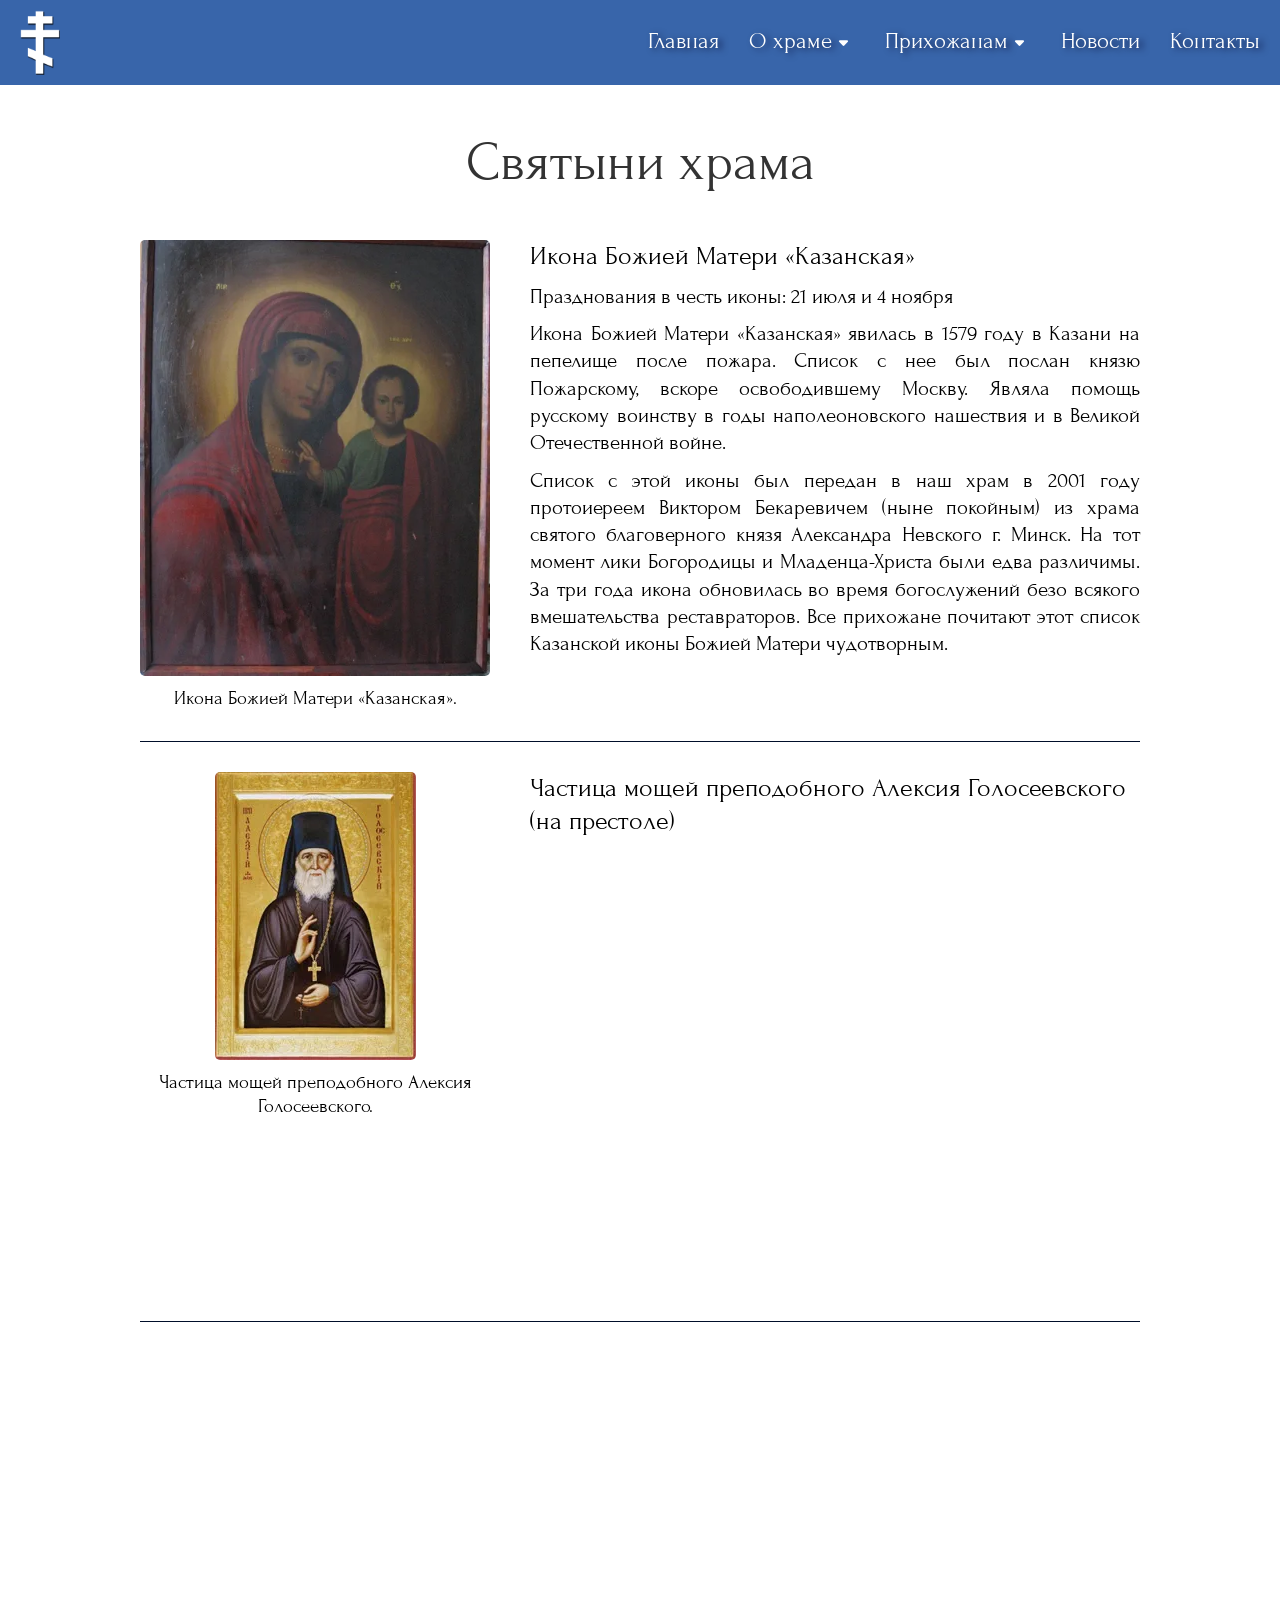
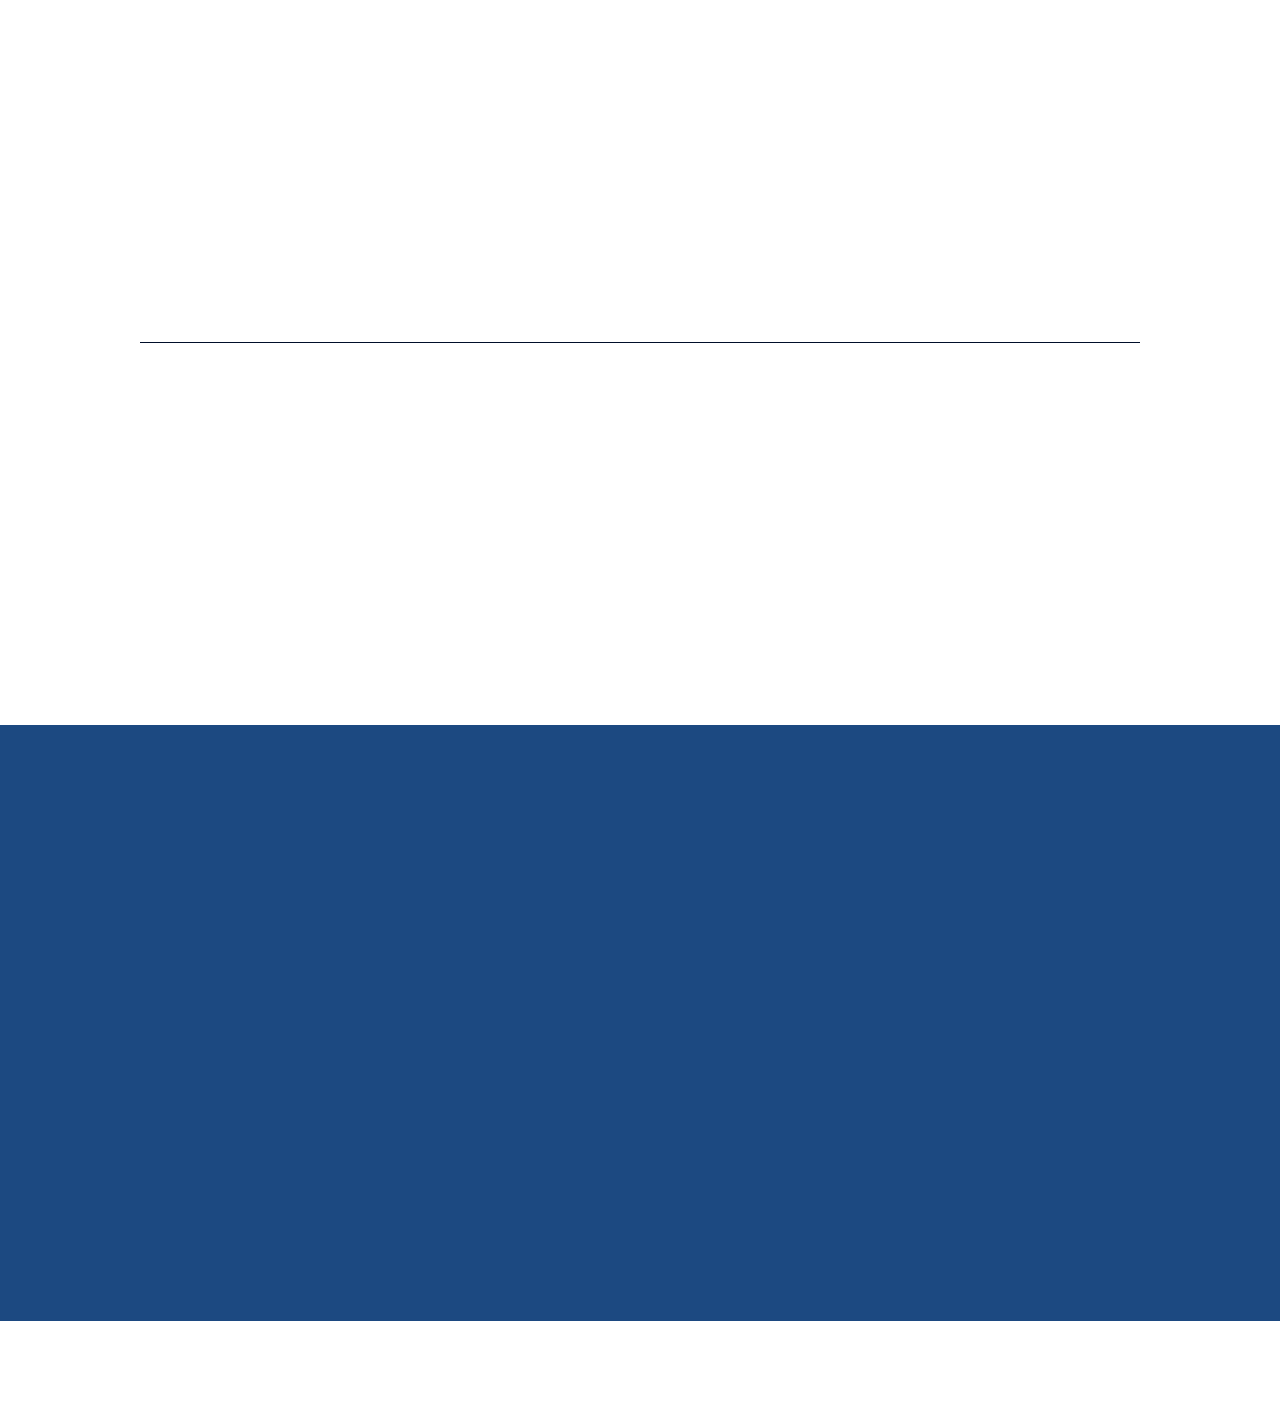
<file: shrines.html>
<!DOCTYPE html>
<html lang="ru">
<head>
    <meta charset="UTF-8">
    <meta http-equiv="X-UA-Compatible" content="IE=edge">
    <meta name="viewport" content="width=device-width, initial-scale=1.0">
    <link href="https://unpkg.com/aos@2.3.1/dist/aos.css" rel="stylesheet">
    <link rel="icon" href="./favicon.ico" type="image/x-icon">
    <link rel="stylesheet" href="./shrines-page.css">
    <title>Pokrov.by | Святыни храма</title>
</head>
<body>
    <main>
        <header class="header">
            <div class="container">
                <div class="header__inner">
                    <a href="index.html" class="header__logo-link">
                        <img class="header__logo-img" src="./assets/img/6.WEBP" alt="Логотип">
                    </a>
                    <h1 class="header__logo-title">Храм Покрова<br>Пресвятой Богородицы</h1>
                    <div class="header__menu-box">
                        <nav class="header__navigation" data-aos="fade-up">
                            <p class="header__nav-title">Храм Покрова<br> Пресвятой Богородицы</p>
                            <svg class="header__svg" data-aos="fade-up" version="1.0" xmlns="http://www.w3.org/2000/svg" width="134.000000pt" height="246.000000pt" viewBox="0 0 134.000000 246.000000" preserveAspectRatio="xMidYMid meet">
                                <g class="header__g" transform="translate(0.000000,246.000000) scale(0.100000,-0.100000)"
                                fill="#ffffff" stroke="none">
                                <path class="header__svg-path" d="M540 2275 l0 -125 -125 0 -125 0 0 -105 0 -105 125 0 126 0 -3 -122
                                -3 -123 -242 -3 -243 -2 0 -110 0 -110 245 0 245 0 0 -345 c0 -231 -3 -345
                                -10 -345 -6 0 -33 11 -60 25 -27 13 -74 36 -104 49 l-56 25 0 -110 0 -110 115
                                -55 115 -56 0 -229 0 -229 120 0 120 0 0 170 c0 94 2 170 4 170 1 0 51 -22
                                109 -50 58 -27 109 -50 112 -50 3 0 5 50 5 111 l0 110 -115 54 -115 54 0 406
                                0 405 245 0 245 0 0 110 0 110 -242 2 -243 3 -3 123 -3 122 126 0 125 0 0 110
                                0 110 -125 0 -125 0 0 120 0 120 -120 0 -120 0 0 -125z"/>
                                </g>
                            </svg>
                            <hr class="header__nav-hr">
                            <ul class="header__menu">
                                <li class="header__menu-item">
                                    <svg class="header__menu-svg" fill="#fff" width="800px" height="800px" viewBox="0 0 32 32" version="1.1" xmlns="http://www.w3.org/2000/svg">
                                        <path d="M31.772 16.043l-15.012-15.724c-0.189-0.197-0.449-0.307-0.721-0.307s-0.533 0.111-0.722 0.307l-15.089 15.724c-0.383 0.398-0.369 1.031 0.029 1.414 0.399 0.382 1.031 0.371 1.414-0.029l1.344-1.401v14.963c0 0.552 0.448 1 1 1h6.986c0.551 0 0.998-0.445 1-0.997l0.031-9.989h7.969v9.986c0 0.552 0.448 1 1 1h6.983c0.552 0 1-0.448 1-1v-14.968l1.343 1.407c0.197 0.204 0.459 0.308 0.722 0.308 0.249 0 0.499-0.092 0.692-0.279 0.398-0.382 0.411-1.015 0.029-1.413zM26.985 14.213v15.776h-4.983v-9.986c0-0.552-0.448-1-1-1h-9.965c-0.551 0-0.998 0.445-1 0.997l-0.031 9.989h-4.989v-15.777c0-0.082-0.013-0.162-0.032-0.239l11.055-11.52 10.982 11.507c-0.021 0.081-0.036 0.165-0.036 0.252z"></path>
                                    </svg>
                                    <a href="index.html" class="header__menu-link">Главная</a>
                                </li>
                                <li class="header__menu-item drop">
                                    <svg class="header__menu-svg" fill="#000000" height="800px" width="800px" version="1.1" id="Layer_1" xmlns="http://www.w3.org/2000/svg" xmlns:xlink="http://www.w3.org/1999/xlink" 
                                        viewBox="0 0 512 512" xml:space="preserve">
                                    <g>
                                        <g>
                                            <path d="M489.296,289.55c-4.143-3.452-212.927-177.439-216.6-180.501V66.783h16.696c9.22,0,16.696-7.475,16.696-16.696
                                                s-7.475-16.696-16.696-16.696h-16.696V16.696C272.695,7.475,265.22,0,256,0c-9.22,0-16.696,7.475-16.696,16.696v16.696h-16.696
                                                c-9.22,0-16.696,7.475-16.696,16.696s7.475,16.696,16.696,16.696h16.696v42.267c-2.613,2.178-212.481,177.069-216.601,180.501
                                                c-7.083,5.904-8.041,16.431-2.138,23.514s16.431,8.039,23.514,2.138l22.703-18.918v199.02c0,9.22,7.475,16.696,16.696,16.696
                                                h345.043c9.22,0,16.696-7.475,16.696-16.696V296.283l22.703,18.919c3.122,2.601,6.911,3.87,10.68,3.87
                                                c4.784,0,9.532-2.046,12.835-6.008C497.338,305.981,496.379,295.454,489.296,289.55z M411.826,478.609H100.174v-210.15
                                                L256,138.603l155.826,129.855V478.609z"/>
                                        </g>
                                    </g>
                                    <g>
                                        <g>
                                            <path d="M359.736,268.2c-13.008-14.457-31.014-22.42-50.704-22.42c-20.965,0-39.233,9.256-53.033,26.82
                                                c-13.802-17.563-32.069-26.82-53.034-26.82c-19.689,0-37.695,7.962-50.702,22.42c-12.269,13.638-19.027,31.826-19.027,51.213
                                                c0,41.805,31.826,67.606,75.876,103.318c10.852,8.797,23.152,18.77,36.023,29.801c3.127,2.68,6.995,4.019,10.866,4.019
                                                c3.87,0,7.739-1.34,10.866-4.019c12.87-11.03,25.169-21.003,36.023-29.801c44.049-35.711,75.876-61.513,75.876-103.318
                                                C378.764,300.026,372.007,281.838,359.736,268.2z M281.859,396.792c-7.949,6.443-16.661,13.507-25.859,21.195
                                                c-9.199-7.688-17.911-14.751-25.859-21.195c-42.894-34.775-63.514-52.59-63.514-77.38c0-19.508,12.735-40.241,36.339-40.241
                                                c26.86,0,36.527,31.8,36.978,33.337c2.042,7.17,8.583,12.164,16.046,12.164c7.485-0.001,14.045-4.943,16.065-12.152
                                                c0.397-1.361,10.041-33.349,36.981-33.349c23.603,0,36.339,20.733,36.339,40.241C345.373,344.201,324.755,362.017,281.859,396.792
                                                z"/>
                                        </g>
                                    </g>
                                    </svg>
                                    <div class="header__dropdown">
                                        <button class="header__menu-btn" data-drop="drop-1">
                                            О храме
                                            <svg class="header__menu-arrow1" width="23px" height="23px" viewBox="0 0 20 20" xmlns="http://www.w3.org/2000/svg">
                                                <path fill="#fff" d="M13.098 8H6.902c-.751 0-1.172.754-.708 1.268L9.292 12.7c.36.399 1.055.399 1.416 0l3.098-3.433C14.27 8.754 13.849 8 13.098 8Z"/>
                                            </svg>
                                        </button>
                                        <div class="header__dropdown-content" data-drop-content id="drop-1">
                                            <ul class="header__dropdown-list">
                                                <li class="header__dropdown-item">
                                                    <a href="church.html" class="header__dropdown-link">О храме</a>
                                                </li>
                                                <li class="header__dropdown-item">
                                                    <a href="construction.html" class="header__dropdown-link">Строительство храма</a>
                                                </li>
                                                <li class="header__dropdown-item">
                                                    <a href="priest.html" class="header__dropdown-link">Настоятель Храма</a>
                                                </li>
                                                <li class="header__dropdown-item">
                                                    <a href="shrines.html" class="header__dropdown-link">Святыни храма</a>
                                                </li>
                                            </ul>
                                        </div>
                                    </div>
                                </li>
                                <li class="header__menu-item drop">
                                    <svg class="header__menu-svg" fill="#fff" version="1.1" id="Capa_1" xmlns="http://www.w3.org/2000/svg" xmlns:xlink="http://www.w3.org/1999/xlink" 
                                        width="800px" height="800px" viewBox="0 0 123.804 123.804"
                                        xml:space="preserve">
                                    <g>
                                        <g>
                                            <circle cx="43.416" cy="12.681" r="12.681"/>
                                            <circle cx="76.235" cy="12.681" r="12.681"/>
                                            <path d="M87.339,96.715c-0.131,0.01-0.262,0.016-0.395,0.016c-2.709,0-4.914-2.205-4.914-4.916
                                                c0-15.354,9.633-21.744,10.043-22.009c0.092-0.06,0.183-0.108,0.273-0.155c0.004-0.002,0.008-0.006,0.012-0.008
                                                c-0.012-0.06-0.023-0.117-0.037-0.176c-2.112-1.794-3.463-4.461-3.463-7.443c0-1.435,0.319-2.792,0.877-4.021
                                                c-0.205-0.869-0.383-1.612-0.521-2.181v-9.483c1.099,2.285,1.951,5.152,2.451,8.845c1.772-1.805,4.237-2.928,6.962-2.928
                                                c0.895,0,1.759,0.131,2.583,0.357c-2.306-14.18-9.315-19.767-16.483-24.163c-0.252-0.154-0.516-0.272-0.779-0.376
                                                c-1.416-0.935-3-1.618-4.617-2.005c-0.01-0.002-0.021-0.003-0.031-0.005l-3.062,3.215l-3.16-3.181
                                                c-1.756,0.432-3.473,1.216-4.973,2.286c-0.045,0.025-0.092,0.038-0.135,0.065c-2.811,1.723-5.596,3.629-8.081,6.161
                                                c-2.477-2.639-5.335-4.704-8.291-6.518c-0.434-0.268-0.896-0.435-1.367-0.553c-1.153-0.646-2.396-1.133-3.655-1.442l-3.159,3.181
                                                l-3.063-3.215c-0.01,0.002-0.021,0.003-0.031,0.005c-1.616,0.387-3.2,1.07-4.615,2.004c-0.267,0.104-0.53,0.222-0.781,0.377
                                                c-7.516,4.61-14.378,10.95-15.62,24.908c1.338-0.701,2.854-1.103,4.466-1.103c1.974,0,3.809,0.597,5.339,1.617
                                                c0.235-2.457,0.688-4.541,1.327-6.33v7.398c1.84,1.76,2.993,4.232,2.993,6.973c0,2.459-0.936,4.697-2.456,6.404
                                                c0.056,0.166,0.106,0.332,0.171,0.492c-0.034,0.256-0.058,0.514-0.058,0.778v0.563c0.046,0.037,0.096,0.074,0.141,0.111
                                                c1.78,1.32,9.426,7.782,9.426,21.372c0,2.688-2.187,4.876-4.876,4.876c-1.028,0-1.98-0.318-2.77-0.863
                                                c-0.034,0.086-0.071,0.172-0.109,0.258l-0.002,23.623c0,0.438-0.055,0.859-0.148,1.268c1.058,1.081,2.529,1.755,4.16,1.755
                                                c3.214-0.001,5.819-2.604,5.819-5.819l-0.007-40.459c0.23,0.012,0.459,0.029,0.692,0.029c0.045,0,0.091-0.005,0.136-0.006
                                                l-0.002,40.436c0,3.215,2.605,5.819,5.819,5.819c3.213,0,5.818-2.604,5.818-5.817l0.002-46.854
                                                c0.074-0.142,0.146-0.282,0.215-0.427c0.072,0.004,0.144,0.021,0.216,0.021c0.023,0,0.048,0,0.07-0.001
                                                c1.458-0.021,2.754-0.675,3.643-1.694c0.314,0.281,0.668,0.521,1.05,0.717c-2.038,9.217-4.309,20-4.319,22.361
                                                c-0.01,1.936,3.48,3.594,8.401,4.637v21.24c0,3.213,2.605,5.817,5.818,5.817c3.214,0,5.818-2.604,5.818-5.819V96.669
                                                c0.273,0.001,0.551,0.001,0.824-0.001l-0.002,20.062c0,3.215,2.605,5.818,5.818,5.819c3.215,0,5.818-2.604,5.818-5.817
                                                l0.002-9.697h-3.053L87.339,96.715z"/>
                                            <circle cx="24.365" cy="61.765" r="7.421"/>
                                            <path d="M36.373,94.126c1.458,0,2.638-1.181,2.638-2.64c0-12.717-7.073-18.524-8.595-19.627c-0.513-0.459-1.178-0.916-2.063-1.398
                                                c-0.676-0.378-1.401-0.662-2.139-0.844l-1.849,1.861l-1.794-1.884c-0.005,0.002-0.012,0.005-0.017,0.007
                                                c-1.154,0.274-2.27,0.819-3.216,1.563c-0.08,0.04-0.161,0.071-0.237,0.12c-0.363,0.234-8.887,5.891-8.887,19.834
                                                c0,1.457,1.18,2.639,2.639,2.639c1.456,0,2.638-1.182,2.638-2.639c0-3.17,0.529-5.764,1.277-7.879v9.209
                                                c0,0.773,0.149,1.498,0.415,2.162c-0.021,0.149-0.035,0.303-0.035,0.457l0.003,24.312c0,1.88,1.524,3.404,3.404,3.404
                                                c1.881,0,3.404-1.524,3.404-3.404v-20.4c0.134,0.008,0.269,0.018,0.405,0.018c0.025,0,0.053-0.002,0.079-0.004v20.388
                                                c0,1.88,1.523,3.403,3.404,3.403c1.881,0,3.405-1.523,3.405-3.403l0.002-24.144c0.445-0.826,0.706-1.762,0.706-2.789V82.346
                                                c1.004,2.309,1.772,5.309,1.772,9.141C33.734,92.945,34.914,94.126,36.373,94.126z"/>
                                            <circle cx="98.726" cy="61.875" r="7.532"/>
                                            <path d="M104.864,72.119c-0.519-0.465-1.192-0.93-2.092-1.42c-0.686-0.383-1.424-0.672-2.172-0.854l-1.875,1.89l-1.82-1.91
                                                c-0.006,0.002-0.012,0.004-0.02,0.004c-1.17,0.279-2.301,0.834-3.262,1.59c-0.082,0.04-0.163,0.07-0.24,0.121
                                                c-0.369,0.236-9.02,5.979-9.02,20.128c0,1.479,1.197,2.678,2.677,2.678s2.679-1.198,2.679-2.678c0-3.216,0.536-5.849,1.295-7.995
                                                v5.497l-2.736,15.481h3.123l0.004,15.697c0,1.909,1.545,3.457,3.455,3.456c1.908,0,3.453-1.547,3.453-3.456V104.65h0.491
                                                l-0.001,15.697c0,1.909,1.547,3.456,3.456,3.456s3.456-1.547,3.456-3.456V104.65h3.436l-2.717-15.352v-6.537
                                                c1.018,2.344,1.799,5.389,1.799,9.277c0,1.479,1.197,2.678,2.68,2.678c1.479,0,2.677-1.199,2.677-2.678
                                                C113.59,79.132,106.411,73.238,104.864,72.119z"/>
                                        </g>
                                    </g>
                                    </svg>
                                    <div class="header__dropdown">
                                        <button class="header__menu-btn" data-drop="drop-2">
                                            Прихожанам
                                            <svg class="header__menu-arrow2" width="23px" height="23px" viewBox="0 0 20 20" xmlns="http://www.w3.org/2000/svg">
                                                <path fill="#fff" d="M13.098 8H6.902c-.751 0-1.172.754-.708 1.268L9.292 12.7c.36.399 1.055.399 1.416 0l3.098-3.433C14.27 8.754 13.849 8 13.098 8Z"/>
                                            </svg>
                                        </button>
                                        <div class="header__dropdown-content" data-drop-content id="drop-2">
                                            <ul class="header__dropdown-list">
                                                <li class="header__dropdown-item">
                                                    <a href="charity.html" class="header__dropdown-link">Пожертвования</a>
                                                </li>
                                                <li class="header__dropdown-item">
                                                    <a href="schedule.html" class="header__dropdown-link">Расписание Богослужений</a>
                                                </li>
                                                <li class="header__dropdown-item">
                                                    <a href="sunday.html" class="header__dropdown-link">Воскресная школа</a>
                                                </li>
                                            </ul>
                                        </div>
                                    </div>
                                </li>
                                <li class="header__menu-item">
                                    <svg class="header__menu-svg" fill="#000000" width="800px" height="800px" viewBox="-1 0 46 46" xmlns="http://www.w3.org/2000/svg">
                                        <path id="_14.News" data-name="14.News" d="M41,47H7a5,5,0,0,1-5-5V2A1,1,0,0,1,3,1H37a1,1,0,0,1,1,1h0V16h7a1,1,0,0,1,1,1V42A5,5,0,0,1,41,47Zm-5-5V3H4V42H4a3,3,0,0,0,3,3H37.022A4.962,4.962,0,0,1,36,42Zm8-24H38V42a3,3,0,0,0,6,0ZM7,40a1,1,0,0,1,1-1h9a1,1,0,0,1,0,2H8A1,1,0,0,1,7,40Zm4.666-16.285a.977.977,0,1,1-1.381-1.381l5.905-5.905a.887.887,0,0,1,.095-.143,1.047,1.047,0,0,1,1.43,0,.959.959,0,0,1,.095.143L22,20.619l2.19-2.19a.887.887,0,0,1,.095-.143.919.919,0,0,1,1.525.143l3.905,3.905a.977.977,0,1,1-1.381,1.381L25,20.381,23.381,22l.334.334a.977.977,0,1,1-1.381,1.381L17,18.381ZM23,29h9a1,1,0,0,1,0,2H23a1,1,0,0,1,0-2Zm0,5h9a1,1,0,0,1,0,2H23a1,1,0,0,1,0-2Zm0,5h9a1,1,0,0,1,0,2H23a1,1,0,0,1,0-2Zm1-23.5A1.5,1.5,0,1,1,22.5,14,1.5,1.5,0,0,1,24,15.5ZM27,10H13a1,1,0,0,1,0-2H27a1,1,0,0,1,0,2ZM8,34h9a1,1,0,0,1,0,2H8a1,1,0,0,1,0-2Zm10-4a1,1,0,0,1-1,1H8a1,1,0,0,1,0-2h9A1,1,0,0,1,18,30Z" transform="translate(-2 -1)" fill-rule="evenodd"/>
                                    </svg>
                                    <a href="news.html" class="header__menu-link">Новости</a>
                                </li>
                                <li class="header__menu-item">
                                    <svg class="header__menu-svg" fill="#000000" width="800px" height="800px" viewBox="0 0 32 32" version="1.1" xmlns="http://www.w3.org/2000/svg">
                                        <path d="M8.194 1.156c1.169 1.612 2.563 3.694 4.175 6.237 0.406 0.688 0.344 1.512-0.181 2.481-0.2 0.406-0.706 1.331-1.512 2.787 0.887 1.25 2.238 2.787 4.056 4.6s3.331 3.169 4.538 4.056c1.45-0.85 2.381-1.369 2.788-1.575 0.525-0.281 1.031-0.425 1.512-0.425 0.363 0 0.688 0.081 0.969 0.244 1.856 1.131 3.956 2.525 6.294 4.175 0.444 0.325 0.694 0.769 0.756 1.331 0.063 0.569-0.113 1.169-0.512 1.819-0.2 0.281-0.525 0.694-0.969 1.244-0.444 0.544-1.113 1.231-2 2.056s-1.613 1.244-2.181 1.244h-0.063c-4.269-0.169-9.531-3.369-15.762-9.6-6.237-6.238-9.438-11.494-9.6-15.769 0-0.563 0.412-1.3 1.244-2.212 0.825-0.906 1.506-1.563 2.025-1.969 0.525-0.4 0.969-0.725 1.331-0.969 0.444-0.325 0.95-0.481 1.513-0.481 0.694 0 1.212 0.244 1.581 0.725zM6.194 2.425c-0.85 0.606-1.644 1.287-2.394 2.031-0.744 0.75-1.181 1.3-1.3 1.662 0.163 3.756 3.156 8.537 8.988 14.35s10.625 8.819 14.375 9.019c0.325-0.119 0.856-0.563 1.606-1.331s1.425-1.575 2.025-2.419c0.119-0.163 0.163-0.3 0.119-0.425-2.419-1.694-4.438-3.044-6.056-4.056-0.163 0-0.363 0.063-0.606 0.181-0.363 0.2-1.269 0.706-2.725 1.512l-1.031 0.606-1.031-0.669c-1.331-0.925-2.944-2.363-4.844-4.3-1.894-1.894-3.306-3.512-4.238-4.844l-0.725-0.969 0.606-1.088c0.806-1.45 1.313-2.363 1.512-2.725 0.119-0.244 0.181-0.444 0.181-0.606-1.438-2.294-2.769-4.313-3.981-6.050h-0.063c-0.156 0-0.3 0.044-0.419 0.119z"></path>
                                    </svg>
                                    <a href="#footer" class="header__menu-link">Контакты</a>
                                </li>
                            </ul>
                        </nav>
                    </div>
                    <div class="header__hamburger">
                        <span class="header__hamburger-line"></span>
                        <span class="header__hamburger-line"></span>
                        <span class="header__hamburger-line"></span>
                    </div>
                </div>
            </div>
        </header>

        <section class="shrines-page section">
            <div class="container">
                <div class="shrines-page__inner">
                    <h2 class="shrines-page__title title" data-aos="fade-up">Святыни храма</h2>
                    <div class="shrines-page__box">
                        <div class="shrines-page__wrapper">
                            <div class="shrines-page__wrapper-left">
                                <figure class="shrines-page__figure" data-aos="fade-up">
                                    <img class="shrines-page__image" src="./assets/img/shrine/SHRINE1.WEBP" loading="lazy" alt="Икона Божией Матери «Казанская»">
                                    <figcaption class="shrines-page__figcaption">Икона Божией Матери «Казанская».</figcaption>
                                </figure>
                            </div>
                            <div class="shrines-page__wrapper-right">
                                <p class="shrines-page__subtitle" data-aos="fade-up">Икона Божией Матери «Казанская»</p>
                                <p class="shrines-page__text" data-aos="fade-up">Празднования в честь иконы: 21 июля и 4 ноября</p>
                                <p class="shrines-page__text" data-aos="fade-up">Икона Божией Матери «Казанская» явилась в 1579 году в Казани на пепелище после пожара. Список с нее был послан князю Пожарскому, вскоре освободившему Москву. Являла помощь русскому воинству в годы наполеоновского нашествия и в Великой Отечественной войне.</p>
                                <p class="shrines-page__text" data-aos="fade-up">Список с этой иконы был передан в наш храм в 2001 году протоиереем Виктором Бекаревичем (ныне покойным) из храма святого благоверного князя Александра Невского г. Минск. На тот момент лики Богородицы и Младенца-Христа были едва различимы. За три года икона обновилась во время богослужений безо всякого вмешательства реставраторов. Все прихожане почитают этот список Казанской иконы Божией Матери чудотворным.</p>
                            </div>
                        </div>
                    </div>

                    <div class="shrines-page__box">
                        <div class="shrines-page__wrapper">
                            <div class="shrines-page__wrapper-left">
                                <figure class="shrines-page__figure" data-aos="fade-up">
                                    <img class="shrines-page__image" src="./assets/img/shrine/SHRINE4.WEBP" loading="lazy" alt="Частица мощей преподобного Алексия Голосеевского">
                                    <figcaption class="shrines-page__figcaption">Частица мощей преподобного Алексия Голосеевского.</figcaption>
                                </figure>
                            </div>
                            <div class="shrines-page__wrapper-right">
                                <p class="shrines-page__subtitle" data-aos="fade-up">Частица мощей преподобного Алексия Голосеевского (на престоле)</p>
                                <p class="shrines-page__text" data-aos="fade-up">Память: 24 марта</p>
                                <p class="shrines-page__text" data-aos="fade-up">Преподобный Алексий Голосеевский (1840 — 1917), в миру Владимир Иванович Шепелев, родился в Киеве в дворянской семье. От рождения был немым, чудесно исцелён в возрасте 12 лет Киевским митрополитом Филаретом (Амфитеатровым). С 1875 г. и до смерти несёт послушание духовника при разных храмах Киево-Печерской Лавры. Прославился прозорливостью. На исповедь к святому стекались люди со всей Украины, из Петербурга, Москвы, с Урала, Кавказа, из Сибири. Алексий воздействовал на жизнь пасомых прежде всего своей молитвой. Именно как пламенный молитвенник он и был знаменит. Умер 11 марта 1917 г., похоронен в Голосеевской пустыни при Киево-Печерской Лавре. Почитание Алексия началось сразу после смерти, могила его была местом паломничества и в самые тяжёлые годы гонений. В 1993 г. обретены мощи святого Алексия, находящиеся ныне в храме возобновлённой Голосеевской пустыни.</p>
                            </div>
                        </div>
                    </div>

                    <div class="shrines-page__box">
                        <div class="shrines-page__wrapper">
                            <div class="shrines-page__wrapper-left">
                                <figure class="shrines-page__figure" data-aos="fade-up">
                                    <img class="shrines-page__image" src="./assets/img/shrine/SHRINE7.WEBP" loading="lazy" alt="икона Божией Матери «Всецарица»">
                                    <figcaption class="shrines-page__figcaption">Икона Божией Матери «Всецарица».</figcaption>
                                </figure>
                            </div>
                            <div class="shrines-page__wrapper-right">
                                <p class="shrines-page__subtitle" data-aos="fade-up">Икона Божией Матери «Всецарица»</p>
                                <p class="shrines-page__text" data-aos="fade-up">День празднования: 31 августа</p>
                                <p class="shrines-page__text" data-aos="fade-up">Местные прихожане также почитают список иконы Божией Матери «Всецарица», перед которой по православной традиции молятся об исцелении при онкологических заболеваниях</p>
                            </div>
                        </div>
                    </div>

                    <div class="shrines-page__box">
                        <div class="shrines-page__wrapper">
                            <div class="shrines-page__wrapper-left">
                                <figure class="shrines-page__figure" data-aos="fade-up">
                                    <img class="shrines-page__image" src="./assets/img/shrine/SHRINE2.WEBP" loading="lazy" alt="Икона святого праведного Иоанна Кормянского с частицей мощей">
                                    <figcaption class="shrines-page__figcaption">Икона святого праведного Иоанна Кормянского с частицей мощей.</figcaption>
                                </figure>
                            </div>
                            <div class="shrines-page__wrapper-right">
                                <p class="shrines-page__subtitle" data-aos="fade-up">Икона святого праведного Иоанна Кормянского с частицей мощей (в алтаре)</p>
                                <p class="shrines-page__text" data-aos="fade-up">Память: 31 мая и 9 сентября</p>
                            </div>
                        </div> 
                    </div>

                    <div class="shrines-page__box">
                        <div class="shrines-page__wrapper">
                            <div class="shrines-page__wrapper-left">
                                <figure class="shrines-page__figure" data-aos="fade-up">
                                    <img class="shrines-page__image" src="./assets/img/shrine/SHRINE3.WEBP" loading="lazy" alt="Икона святителя Димитрия, митрополита Ростовского, с частицей мощей">
                                    <figcaption class="shrines-page__figcaption">Икона святителя Димитрия, митрополита Ростовского, с частицей мощей.</figcaption>
                                </figure>
                            </div>
                            <div class="shrines-page__wrapper-right">
                                <p class="shrines-page__subtitle" data-aos="fade-up">Икона святителя Димитрия, митрополита Ростовского, с частицей мощей</p>
                                <p class="shrines-page__text" data-aos="fade-up">Память: 4 октября (обретение мощей) и 10 ноября</p>
                            </div>
                        </div>
                    </div>
                    
                    <div class="shrines-page__box">
                        <div class="shrines-page__wrapper">
                            <div class="shrines-page__wrapper-left">
                                <figure class="shrines-page__figure" data-aos="fade-up">
                                    <img class="shrines-page__image" src="./assets/img/shrine/SHRINE5.WEBP" loading="lazy" alt="Частица мощей святителя Николая Сербского">
                                    <figcaption class="shrines-page__figcaption">Частица мощей святителя Николая Сербского.</figcaption>
                                </figure>
                            </div>
                            <div class="shrines-page__wrapper-right">
                                <p class="shrines-page__subtitle" data-aos="fade-up">Частица мощей святителя Николая Сербского (на престоле)</p>
                                <p class="shrines-page__text" data-aos="fade-up">Память: 3 мая</p>
                            </div>
                        </div>
                    </div>

                    <div class="shrines-page__box">
                        <div class="shrines-page__wrapper">
                            <div class="shrines-page__wrapper-left">
                                <figure class="shrines-page__figure" data-aos="fade-up">
                                    <img class="shrines-page__image" src="./assets/img/shrine/SHRINE6.WEBP" loading="lazy" alt="Частица мощей святой великомученицы Параскевы Пятницы">
                                    <figcaption class="shrines-page__figcaption">Частица мощей святой великомученицы Параскевы Пятницы.</figcaption>
                                </figure>
                            </div>
                            <div class="shrines-page__wrapper-right">
                                <p class="shrines-page__subtitle" data-aos="fade-up">Частица мощей святой великомученицы Параскевы Пятницы (на престоле)</p>
                                <p class="shrines-page__text" data-aos="fade-up">Память: 10 ноября</p>
                            </div>
                        </div>
                    </div>
                </div>
            </div>
        </section>

        <footer class="footer" id="footer">
            <div class="container">
                <div class="footer__inner" data-aos="fade-up">
                    <div class="footer__wrapper-top">
                        <h2 class="footer__wrapper-top-title">Контакты</h2>
                        <div class="footer__wrapper-top-rigth">
                            <p class="footer__wrapper-top-text" data-aos="fade-up">Храм Покрова Пресвятой Богородицы</p>
                            <svg class="footer__svg" data-aos="fade-up" version="1.0" xmlns="http://www.w3.org/2000/svg" width="134.000000pt" height="246.000000pt" viewBox="0 0 134.000000 246.000000" preserveAspectRatio="xMidYMid meet">
                                <g class="footer__g" transform="translate(0.000000,246.000000) scale(0.100000,-0.100000)"
                                fill="#ffffff" stroke="none">
                                <path d="M540 2275 l0 -125 -125 0 -125 0 0 -105 0 -105 125 0 126 0 -3 -122
                                -3 -123 -242 -3 -243 -2 0 -110 0 -110 245 0 245 0 0 -345 c0 -231 -3 -345
                                -10 -345 -6 0 -33 11 -60 25 -27 13 -74 36 -104 49 l-56 25 0 -110 0 -110 115
                                -55 115 -56 0 -229 0 -229 120 0 120 0 0 170 c0 94 2 170 4 170 1 0 51 -22
                                109 -50 58 -27 109 -50 112 -50 3 0 5 50 5 111 l0 110 -115 54 -115 54 0 406
                                0 405 245 0 245 0 0 110 0 110 -242 2 -243 3 -3 123 -3 122 126 0 125 0 0 110
                                0 110 -125 0 -125 0 0 120 0 120 -120 0 -120 0 0 -125z"/>
                                </g>
                            </svg>
                        </div>
                    </div>
                    <hr class="footer__hr">
                    <div class="footer__wrapper-bottom">
                        <div class="footer__wrapper-bottom-left" >
                            <p class="footer__wrapper-text">Приход храма Покрова Пресвятой Богородицы 
                                аг. Слобода
                            </p>
                            <p class="footer__wrapper-text">222215 Республика Беларусь, 
                                Минская область, Смолевичский район, аг. Слобода 
                                Озерицко-Слободского с/с, ул. Покровская, 1.
                            </p>
                            <a href="tel:+375292783226" class="footer__wrapper-left-phone">Телефон священника: +37529-278-32-26</a>
                            <a href="tel:+375177637497" class="footer__wrapper-left-phone">Телефон храма: +3751776-3-74-97</a>
                        </div>
                        <div class="footer__wrapper-bottom-center">
                            <div class="footer__wrapper-center-email">
                                <span class="footer__center-span">E-mail:</span>
                                <a href="mailto:i.yasiukevich@mail.ru" class="footer__wrapper-email">i.yasiukevich@mail.ru</a>
                            </div>
                            <div class="footer__wrapper-center-links">
                                <span class="footer__center-span">Ссылки:</span>
                                <ul class="footer__wrapper-list">
                                    <li class="footer__wrapper-item">
                                        <a href="schedule.html" class="footer__wrapper-link">Расписание богослужений</a>
                                    </li>
                                    <li class="footer__wrapper-item">
                                        <a href="charity.html" class="footer__wrapper-link">Пожертвования</a>
                                    </li>
                                </ul>
                            </div>
                            <div class="footer__wrapper-center-social">
                                <span class="footer__center-span">Социальная жизнь:</span>
                                <a class="footer__wrapper-link-social" href="https://www.youtube.com/channel/UClTE8AlyFgBSyWQaMQPgfZw" target="_blank">
                                    <img class="footer__wrapper-youtube" src="./assets/img/YouTube-White-Full-Color-Logo.wine.png" alt="youtube icon">
                                </a>
                            </div>
                        </div>
                        <div class="footer__wrapper-bottom-rigth">
                            <p class="footer__wrapper-rigths">© 2023 Храм Покрова Пресвятой Богородицы.</p>
                        </div>
                    </div>
                </div>
            </div>
        </footer>
    </main>
    <script src="./assets/js/aos.js"></script>
    <script src="./assets/js/burger-menu.js" defer></script>
    <script src="./assets/js/dropdown.js" defer></script>
    <script src="./assets/js/main.js" defer></script>
</body>
</html>
</file>
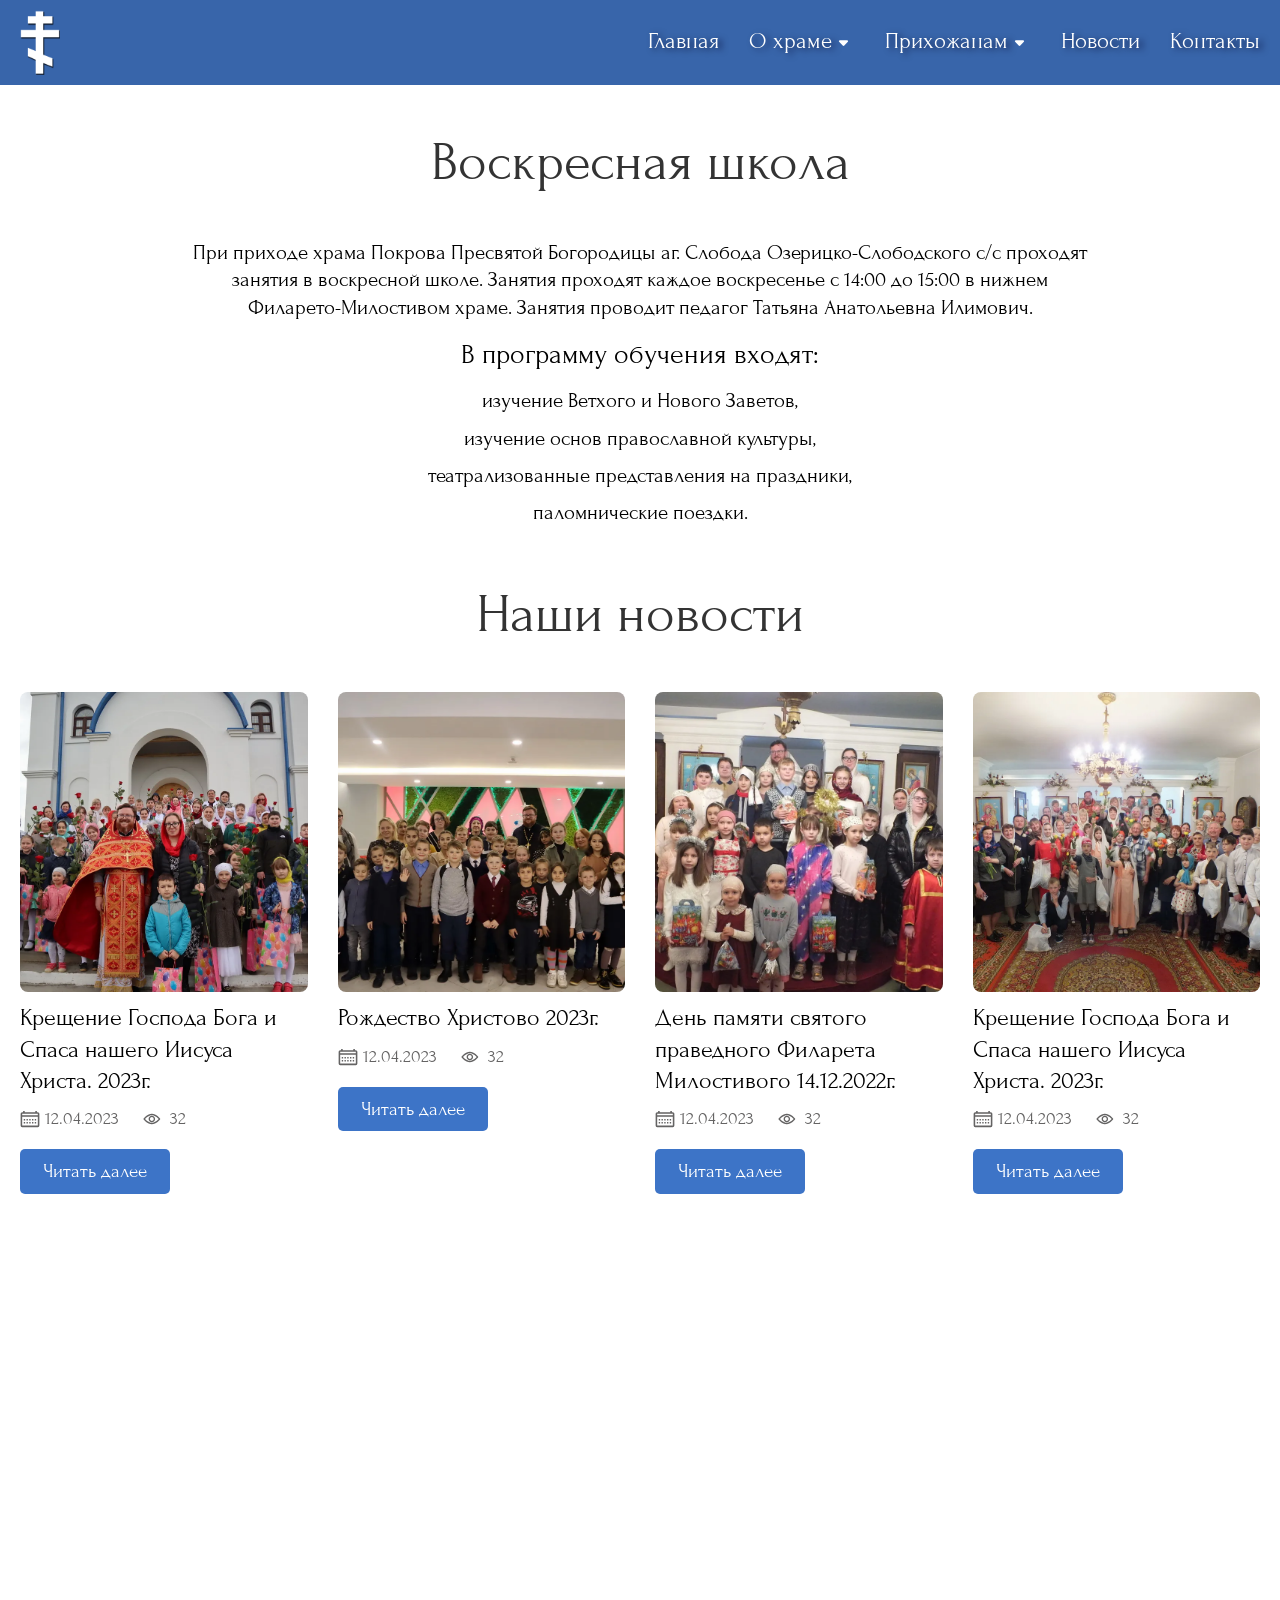
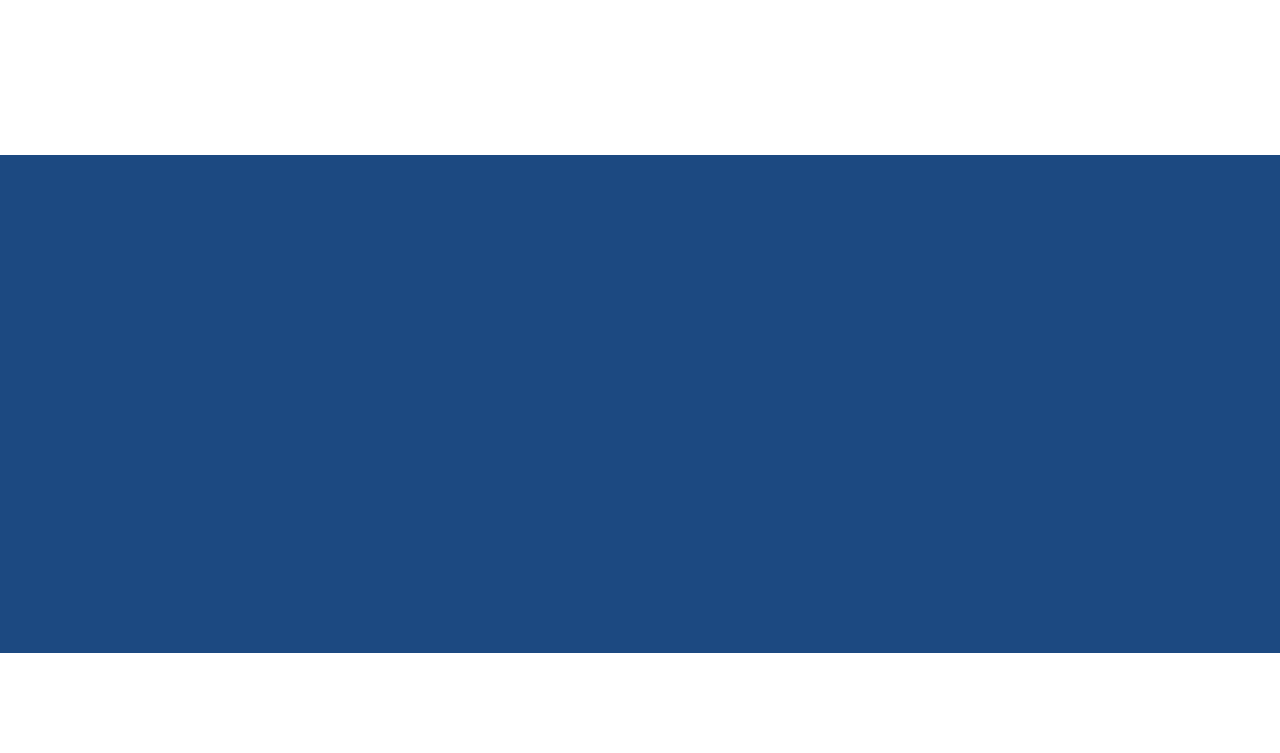
<file: sunday.html>
<!DOCTYPE html>
<html lang="ru">
<head>
    <meta charset="UTF-8">
    <meta http-equiv="X-UA-Compatible" content="IE=edge">
    <meta name="viewport" content="width=device-width, initial-scale=1.0">
    <link href="https://unpkg.com/aos@2.3.1/dist/aos.css" rel="stylesheet">
    <link rel="icon" href="./favicon.ico" type="image/x-icon">
    <link rel="stylesheet" href="./sunday-page.css">
    <title>Pokrov.by | Воскресная школа</title>
</head>
<body>
    <main>
        <header class="header">
            <div class="container">
                <div class="header__inner">
                    <a href="index.html" class="header__logo-link">
                        <img class="header__logo-img" src="./assets/img/6.WEBP" alt="Логотип">
                    </a>
                    <h1 class="header__logo-title">Храм Покрова<br>Пресвятой Богородицы</h1>
                    <div class="header__menu-box">
                        <nav class="header__navigation" data-aos="fade-up">
                            <p class="header__nav-title">Храм Покрова<br> Пресвятой Богородицы</p>
                            <svg class="header__svg" data-aos="fade-up" version="1.0" xmlns="http://www.w3.org/2000/svg" width="134.000000pt" height="246.000000pt" viewBox="0 0 134.000000 246.000000" preserveAspectRatio="xMidYMid meet">
                                <g class="header__g" transform="translate(0.000000,246.000000) scale(0.100000,-0.100000)"
                                fill="#ffffff" stroke="none">
                                <path class="header__svg-path" d="M540 2275 l0 -125 -125 0 -125 0 0 -105 0 -105 125 0 126 0 -3 -122
                                -3 -123 -242 -3 -243 -2 0 -110 0 -110 245 0 245 0 0 -345 c0 -231 -3 -345
                                -10 -345 -6 0 -33 11 -60 25 -27 13 -74 36 -104 49 l-56 25 0 -110 0 -110 115
                                -55 115 -56 0 -229 0 -229 120 0 120 0 0 170 c0 94 2 170 4 170 1 0 51 -22
                                109 -50 58 -27 109 -50 112 -50 3 0 5 50 5 111 l0 110 -115 54 -115 54 0 406
                                0 405 245 0 245 0 0 110 0 110 -242 2 -243 3 -3 123 -3 122 126 0 125 0 0 110
                                0 110 -125 0 -125 0 0 120 0 120 -120 0 -120 0 0 -125z"/>
                                </g>
                            </svg>
                            <hr class="header__nav-hr">
                            <ul class="header__menu">
                                <li class="header__menu-item">
                                    <svg class="header__menu-svg" fill="#fff" width="800px" height="800px" viewBox="0 0 32 32" version="1.1" xmlns="http://www.w3.org/2000/svg">
                                        <path d="M31.772 16.043l-15.012-15.724c-0.189-0.197-0.449-0.307-0.721-0.307s-0.533 0.111-0.722 0.307l-15.089 15.724c-0.383 0.398-0.369 1.031 0.029 1.414 0.399 0.382 1.031 0.371 1.414-0.029l1.344-1.401v14.963c0 0.552 0.448 1 1 1h6.986c0.551 0 0.998-0.445 1-0.997l0.031-9.989h7.969v9.986c0 0.552 0.448 1 1 1h6.983c0.552 0 1-0.448 1-1v-14.968l1.343 1.407c0.197 0.204 0.459 0.308 0.722 0.308 0.249 0 0.499-0.092 0.692-0.279 0.398-0.382 0.411-1.015 0.029-1.413zM26.985 14.213v15.776h-4.983v-9.986c0-0.552-0.448-1-1-1h-9.965c-0.551 0-0.998 0.445-1 0.997l-0.031 9.989h-4.989v-15.777c0-0.082-0.013-0.162-0.032-0.239l11.055-11.52 10.982 11.507c-0.021 0.081-0.036 0.165-0.036 0.252z"></path>
                                    </svg>
                                    <a href="index.html" class="header__menu-link">Главная</a>
                                </li>
                                <li class="header__menu-item drop">
                                    <svg class="header__menu-svg" fill="#000000" height="800px" width="800px" version="1.1" id="Layer_1" xmlns="http://www.w3.org/2000/svg" xmlns:xlink="http://www.w3.org/1999/xlink" 
                                        viewBox="0 0 512 512" xml:space="preserve">
                                    <g>
                                        <g>
                                            <path d="M489.296,289.55c-4.143-3.452-212.927-177.439-216.6-180.501V66.783h16.696c9.22,0,16.696-7.475,16.696-16.696
                                                s-7.475-16.696-16.696-16.696h-16.696V16.696C272.695,7.475,265.22,0,256,0c-9.22,0-16.696,7.475-16.696,16.696v16.696h-16.696
                                                c-9.22,0-16.696,7.475-16.696,16.696s7.475,16.696,16.696,16.696h16.696v42.267c-2.613,2.178-212.481,177.069-216.601,180.501
                                                c-7.083,5.904-8.041,16.431-2.138,23.514s16.431,8.039,23.514,2.138l22.703-18.918v199.02c0,9.22,7.475,16.696,16.696,16.696
                                                h345.043c9.22,0,16.696-7.475,16.696-16.696V296.283l22.703,18.919c3.122,2.601,6.911,3.87,10.68,3.87
                                                c4.784,0,9.532-2.046,12.835-6.008C497.338,305.981,496.379,295.454,489.296,289.55z M411.826,478.609H100.174v-210.15
                                                L256,138.603l155.826,129.855V478.609z"/>
                                        </g>
                                    </g>
                                    <g>
                                        <g>
                                            <path d="M359.736,268.2c-13.008-14.457-31.014-22.42-50.704-22.42c-20.965,0-39.233,9.256-53.033,26.82
                                                c-13.802-17.563-32.069-26.82-53.034-26.82c-19.689,0-37.695,7.962-50.702,22.42c-12.269,13.638-19.027,31.826-19.027,51.213
                                                c0,41.805,31.826,67.606,75.876,103.318c10.852,8.797,23.152,18.77,36.023,29.801c3.127,2.68,6.995,4.019,10.866,4.019
                                                c3.87,0,7.739-1.34,10.866-4.019c12.87-11.03,25.169-21.003,36.023-29.801c44.049-35.711,75.876-61.513,75.876-103.318
                                                C378.764,300.026,372.007,281.838,359.736,268.2z M281.859,396.792c-7.949,6.443-16.661,13.507-25.859,21.195
                                                c-9.199-7.688-17.911-14.751-25.859-21.195c-42.894-34.775-63.514-52.59-63.514-77.38c0-19.508,12.735-40.241,36.339-40.241
                                                c26.86,0,36.527,31.8,36.978,33.337c2.042,7.17,8.583,12.164,16.046,12.164c7.485-0.001,14.045-4.943,16.065-12.152
                                                c0.397-1.361,10.041-33.349,36.981-33.349c23.603,0,36.339,20.733,36.339,40.241C345.373,344.201,324.755,362.017,281.859,396.792
                                                z"/>
                                        </g>
                                    </g>
                                    </svg>
                                    <div class="header__dropdown">
                                        <button class="header__menu-btn" data-drop="drop-1">
                                            О храме
                                            <svg class="header__menu-arrow1" width="23px" height="23px" viewBox="0 0 20 20" xmlns="http://www.w3.org/2000/svg">
                                                <path fill="#fff" d="M13.098 8H6.902c-.751 0-1.172.754-.708 1.268L9.292 12.7c.36.399 1.055.399 1.416 0l3.098-3.433C14.27 8.754 13.849 8 13.098 8Z"/>
                                            </svg>
                                        </button>
                                        <div class="header__dropdown-content" data-drop-content id="drop-1">
                                            <ul class="header__dropdown-list">
                                                <li class="header__dropdown-item">
                                                    <a href="church.html" class="header__dropdown-link">О храме</a>
                                                </li>
                                                <li class="header__dropdown-item">
                                                    <a href="construction.html" class="header__dropdown-link">Строительство храма</a>
                                                </li>
                                                <li class="header__dropdown-item">
                                                    <a href="priest.html" class="header__dropdown-link">Настоятель Храма</a>
                                                </li>
                                                <li class="header__dropdown-item">
                                                    <a href="shrines.html" class="header__dropdown-link">Святыни храма</a>
                                                </li>
                                            </ul>
                                        </div>
                                    </div>
                                </li>
                                <li class="header__menu-item drop">
                                    <svg class="header__menu-svg" fill="#fff" version="1.1" id="Capa_1" xmlns="http://www.w3.org/2000/svg" xmlns:xlink="http://www.w3.org/1999/xlink" 
                                        width="800px" height="800px" viewBox="0 0 123.804 123.804"
                                        xml:space="preserve">
                                    <g>
                                        <g>
                                            <circle cx="43.416" cy="12.681" r="12.681"/>
                                            <circle cx="76.235" cy="12.681" r="12.681"/>
                                            <path d="M87.339,96.715c-0.131,0.01-0.262,0.016-0.395,0.016c-2.709,0-4.914-2.205-4.914-4.916
                                                c0-15.354,9.633-21.744,10.043-22.009c0.092-0.06,0.183-0.108,0.273-0.155c0.004-0.002,0.008-0.006,0.012-0.008
                                                c-0.012-0.06-0.023-0.117-0.037-0.176c-2.112-1.794-3.463-4.461-3.463-7.443c0-1.435,0.319-2.792,0.877-4.021
                                                c-0.205-0.869-0.383-1.612-0.521-2.181v-9.483c1.099,2.285,1.951,5.152,2.451,8.845c1.772-1.805,4.237-2.928,6.962-2.928
                                                c0.895,0,1.759,0.131,2.583,0.357c-2.306-14.18-9.315-19.767-16.483-24.163c-0.252-0.154-0.516-0.272-0.779-0.376
                                                c-1.416-0.935-3-1.618-4.617-2.005c-0.01-0.002-0.021-0.003-0.031-0.005l-3.062,3.215l-3.16-3.181
                                                c-1.756,0.432-3.473,1.216-4.973,2.286c-0.045,0.025-0.092,0.038-0.135,0.065c-2.811,1.723-5.596,3.629-8.081,6.161
                                                c-2.477-2.639-5.335-4.704-8.291-6.518c-0.434-0.268-0.896-0.435-1.367-0.553c-1.153-0.646-2.396-1.133-3.655-1.442l-3.159,3.181
                                                l-3.063-3.215c-0.01,0.002-0.021,0.003-0.031,0.005c-1.616,0.387-3.2,1.07-4.615,2.004c-0.267,0.104-0.53,0.222-0.781,0.377
                                                c-7.516,4.61-14.378,10.95-15.62,24.908c1.338-0.701,2.854-1.103,4.466-1.103c1.974,0,3.809,0.597,5.339,1.617
                                                c0.235-2.457,0.688-4.541,1.327-6.33v7.398c1.84,1.76,2.993,4.232,2.993,6.973c0,2.459-0.936,4.697-2.456,6.404
                                                c0.056,0.166,0.106,0.332,0.171,0.492c-0.034,0.256-0.058,0.514-0.058,0.778v0.563c0.046,0.037,0.096,0.074,0.141,0.111
                                                c1.78,1.32,9.426,7.782,9.426,21.372c0,2.688-2.187,4.876-4.876,4.876c-1.028,0-1.98-0.318-2.77-0.863
                                                c-0.034,0.086-0.071,0.172-0.109,0.258l-0.002,23.623c0,0.438-0.055,0.859-0.148,1.268c1.058,1.081,2.529,1.755,4.16,1.755
                                                c3.214-0.001,5.819-2.604,5.819-5.819l-0.007-40.459c0.23,0.012,0.459,0.029,0.692,0.029c0.045,0,0.091-0.005,0.136-0.006
                                                l-0.002,40.436c0,3.215,2.605,5.819,5.819,5.819c3.213,0,5.818-2.604,5.818-5.817l0.002-46.854
                                                c0.074-0.142,0.146-0.282,0.215-0.427c0.072,0.004,0.144,0.021,0.216,0.021c0.023,0,0.048,0,0.07-0.001
                                                c1.458-0.021,2.754-0.675,3.643-1.694c0.314,0.281,0.668,0.521,1.05,0.717c-2.038,9.217-4.309,20-4.319,22.361
                                                c-0.01,1.936,3.48,3.594,8.401,4.637v21.24c0,3.213,2.605,5.817,5.818,5.817c3.214,0,5.818-2.604,5.818-5.819V96.669
                                                c0.273,0.001,0.551,0.001,0.824-0.001l-0.002,20.062c0,3.215,2.605,5.818,5.818,5.819c3.215,0,5.818-2.604,5.818-5.817
                                                l0.002-9.697h-3.053L87.339,96.715z"/>
                                            <circle cx="24.365" cy="61.765" r="7.421"/>
                                            <path d="M36.373,94.126c1.458,0,2.638-1.181,2.638-2.64c0-12.717-7.073-18.524-8.595-19.627c-0.513-0.459-1.178-0.916-2.063-1.398
                                                c-0.676-0.378-1.401-0.662-2.139-0.844l-1.849,1.861l-1.794-1.884c-0.005,0.002-0.012,0.005-0.017,0.007
                                                c-1.154,0.274-2.27,0.819-3.216,1.563c-0.08,0.04-0.161,0.071-0.237,0.12c-0.363,0.234-8.887,5.891-8.887,19.834
                                                c0,1.457,1.18,2.639,2.639,2.639c1.456,0,2.638-1.182,2.638-2.639c0-3.17,0.529-5.764,1.277-7.879v9.209
                                                c0,0.773,0.149,1.498,0.415,2.162c-0.021,0.149-0.035,0.303-0.035,0.457l0.003,24.312c0,1.88,1.524,3.404,3.404,3.404
                                                c1.881,0,3.404-1.524,3.404-3.404v-20.4c0.134,0.008,0.269,0.018,0.405,0.018c0.025,0,0.053-0.002,0.079-0.004v20.388
                                                c0,1.88,1.523,3.403,3.404,3.403c1.881,0,3.405-1.523,3.405-3.403l0.002-24.144c0.445-0.826,0.706-1.762,0.706-2.789V82.346
                                                c1.004,2.309,1.772,5.309,1.772,9.141C33.734,92.945,34.914,94.126,36.373,94.126z"/>
                                            <circle cx="98.726" cy="61.875" r="7.532"/>
                                            <path d="M104.864,72.119c-0.519-0.465-1.192-0.93-2.092-1.42c-0.686-0.383-1.424-0.672-2.172-0.854l-1.875,1.89l-1.82-1.91
                                                c-0.006,0.002-0.012,0.004-0.02,0.004c-1.17,0.279-2.301,0.834-3.262,1.59c-0.082,0.04-0.163,0.07-0.24,0.121
                                                c-0.369,0.236-9.02,5.979-9.02,20.128c0,1.479,1.197,2.678,2.677,2.678s2.679-1.198,2.679-2.678c0-3.216,0.536-5.849,1.295-7.995
                                                v5.497l-2.736,15.481h3.123l0.004,15.697c0,1.909,1.545,3.457,3.455,3.456c1.908,0,3.453-1.547,3.453-3.456V104.65h0.491
                                                l-0.001,15.697c0,1.909,1.547,3.456,3.456,3.456s3.456-1.547,3.456-3.456V104.65h3.436l-2.717-15.352v-6.537
                                                c1.018,2.344,1.799,5.389,1.799,9.277c0,1.479,1.197,2.678,2.68,2.678c1.479,0,2.677-1.199,2.677-2.678
                                                C113.59,79.132,106.411,73.238,104.864,72.119z"/>
                                        </g>
                                    </g>
                                    </svg>
                                    <div class="header__dropdown">
                                        <button class="header__menu-btn" data-drop="drop-2">
                                            Прихожанам
                                            <svg class="header__menu-arrow2" width="23px" height="23px" viewBox="0 0 20 20" xmlns="http://www.w3.org/2000/svg">
                                                <path fill="#fff" d="M13.098 8H6.902c-.751 0-1.172.754-.708 1.268L9.292 12.7c.36.399 1.055.399 1.416 0l3.098-3.433C14.27 8.754 13.849 8 13.098 8Z"/>
                                            </svg>
                                        </button>
                                        <div class="header__dropdown-content" data-drop-content id="drop-2">
                                            <ul class="header__dropdown-list">
                                                <li class="header__dropdown-item">
                                                    <a href="charity.html" class="header__dropdown-link">Пожертвования</a>
                                                </li>
                                                <li class="header__dropdown-item">
                                                    <a href="schedule.html" class="header__dropdown-link">Расписание Богослужений</a>
                                                </li>
                                                <li class="header__dropdown-item">
                                                    <a href="sunday.html" class="header__dropdown-link">Воскресная школа</a>
                                                </li>
                                            </ul>
                                        </div>
                                    </div>
                                </li>
                                <li class="header__menu-item">
                                    <svg class="header__menu-svg" fill="#000000" width="800px" height="800px" viewBox="-1 0 46 46" xmlns="http://www.w3.org/2000/svg">
                                        <path id="_14.News" data-name="14.News" d="M41,47H7a5,5,0,0,1-5-5V2A1,1,0,0,1,3,1H37a1,1,0,0,1,1,1h0V16h7a1,1,0,0,1,1,1V42A5,5,0,0,1,41,47Zm-5-5V3H4V42H4a3,3,0,0,0,3,3H37.022A4.962,4.962,0,0,1,36,42Zm8-24H38V42a3,3,0,0,0,6,0ZM7,40a1,1,0,0,1,1-1h9a1,1,0,0,1,0,2H8A1,1,0,0,1,7,40Zm4.666-16.285a.977.977,0,1,1-1.381-1.381l5.905-5.905a.887.887,0,0,1,.095-.143,1.047,1.047,0,0,1,1.43,0,.959.959,0,0,1,.095.143L22,20.619l2.19-2.19a.887.887,0,0,1,.095-.143.919.919,0,0,1,1.525.143l3.905,3.905a.977.977,0,1,1-1.381,1.381L25,20.381,23.381,22l.334.334a.977.977,0,1,1-1.381,1.381L17,18.381ZM23,29h9a1,1,0,0,1,0,2H23a1,1,0,0,1,0-2Zm0,5h9a1,1,0,0,1,0,2H23a1,1,0,0,1,0-2Zm0,5h9a1,1,0,0,1,0,2H23a1,1,0,0,1,0-2Zm1-23.5A1.5,1.5,0,1,1,22.5,14,1.5,1.5,0,0,1,24,15.5ZM27,10H13a1,1,0,0,1,0-2H27a1,1,0,0,1,0,2ZM8,34h9a1,1,0,0,1,0,2H8a1,1,0,0,1,0-2Zm10-4a1,1,0,0,1-1,1H8a1,1,0,0,1,0-2h9A1,1,0,0,1,18,30Z" transform="translate(-2 -1)" fill-rule="evenodd"/>
                                    </svg>
                                    <a href="news.html" class="header__menu-link">Новости</a>
                                </li>
                                <li class="header__menu-item">
                                    <svg class="header__menu-svg" fill="#000000" width="800px" height="800px" viewBox="0 0 32 32" version="1.1" xmlns="http://www.w3.org/2000/svg">
                                        <path d="M8.194 1.156c1.169 1.612 2.563 3.694 4.175 6.237 0.406 0.688 0.344 1.512-0.181 2.481-0.2 0.406-0.706 1.331-1.512 2.787 0.887 1.25 2.238 2.787 4.056 4.6s3.331 3.169 4.538 4.056c1.45-0.85 2.381-1.369 2.788-1.575 0.525-0.281 1.031-0.425 1.512-0.425 0.363 0 0.688 0.081 0.969 0.244 1.856 1.131 3.956 2.525 6.294 4.175 0.444 0.325 0.694 0.769 0.756 1.331 0.063 0.569-0.113 1.169-0.512 1.819-0.2 0.281-0.525 0.694-0.969 1.244-0.444 0.544-1.113 1.231-2 2.056s-1.613 1.244-2.181 1.244h-0.063c-4.269-0.169-9.531-3.369-15.762-9.6-6.237-6.238-9.438-11.494-9.6-15.769 0-0.563 0.412-1.3 1.244-2.212 0.825-0.906 1.506-1.563 2.025-1.969 0.525-0.4 0.969-0.725 1.331-0.969 0.444-0.325 0.95-0.481 1.513-0.481 0.694 0 1.212 0.244 1.581 0.725zM6.194 2.425c-0.85 0.606-1.644 1.287-2.394 2.031-0.744 0.75-1.181 1.3-1.3 1.662 0.163 3.756 3.156 8.537 8.988 14.35s10.625 8.819 14.375 9.019c0.325-0.119 0.856-0.563 1.606-1.331s1.425-1.575 2.025-2.419c0.119-0.163 0.163-0.3 0.119-0.425-2.419-1.694-4.438-3.044-6.056-4.056-0.163 0-0.363 0.063-0.606 0.181-0.363 0.2-1.269 0.706-2.725 1.512l-1.031 0.606-1.031-0.669c-1.331-0.925-2.944-2.363-4.844-4.3-1.894-1.894-3.306-3.512-4.238-4.844l-0.725-0.969 0.606-1.088c0.806-1.45 1.313-2.363 1.512-2.725 0.119-0.244 0.181-0.444 0.181-0.606-1.438-2.294-2.769-4.313-3.981-6.050h-0.063c-0.156 0-0.3 0.044-0.419 0.119z"></path>
                                    </svg>
                                    <a href="#footer" class="header__menu-link">Контакты</a>
                                </li>
                            </ul>
                        </nav>
                    </div>
                    <div class="header__hamburger">
                        <span class="header__hamburger-line"></span>
                        <span class="header__hamburger-line"></span>
                        <span class="header__hamburger-line"></span>
                    </div>
                </div>
            </div>
        </header>

        <section class="sunday">
            <div class="container">
                <div class="sunday__inner">
                    <h2 class="sunday__title title" data-aos="fade-up">Воскресная школа</h2>
                    <div class="sunday__text-box">
                        <p class="sunday__text-box-text" data-aos="fade-up">
                            При приходе храма Покрова Пресвятой Богородицы аг. Слобода Озерицко-Слободского с/с проходят занятия в воскресной школе. Занятия проходят каждое воскресенье с 14:00 до 15:00 в нижнем Филарето-Милостивом храме. Занятия проводит педагог Татьяна Анатольевна Илимович.
                        </p>
                        <h3 class="sunday__text-box-text sunday__text-box-subtitle" data-aos="fade-up">
                            В программу обучения входят:
                        </h3>
                        <ul class="sunday__text-box-list" data-aos="fade-up">
                            <li class="sunday__text-box-item">
                                изучение Ветхого и Нового Заветов,
                            </li>
                            <li class="sunday__text-box-item">
                                изучение основ православной культуры,
                            </li>
                            <li class="sunday__text-box-item">
                                театрализованные представления на праздники,
                            </li>
                            <li class="sunday__text-box-item">
                                паломнические поездки.
                            </li>
                        </ul>
                    </div>
                    <h2 class="sunday__title title" data-aos="fade-up">Наши новости</h2>
                    <div class="news__box">
                        <article class="news__article" data-aos="fade-up">
                            <div class="news__thumb">
                                <img class="news__image" src="./assets/img/sunday/IMG_6370_MIN.WEBP" alt="">
                            </div>
                            <h3 class="news__article-title">Крещение Господа Бога и Спаса нашего Иисуса Христа. 2023г.</h3>
                            <div class="news__article-iconbox">
                                <div class="news__article-viewsbox">
                                    <svg class="news__article-svg-calendar" viewBox="0 0 16 16" xmlns="http://www.w3.org/2000/svg"><path d="M14.25 2.5h-.75v-1h-1.25v1h-8.5v-1H2.5v1h-.75A1.25 1.25 0 0 0 .5 3.75v9.5a1.25 1.25 0 0 0 1.25 1.25h12.5a1.25 1.25 0 0 0 1.25-1.25v-9.5a1.25 1.25 0 0 0-1.25-1.25zM1.75 3.75h12.5V5H1.75V3.75zm0 9.5v-7h12.5v7z"/><path d="M3 8h1.1v1.2H3zm0 2.4h1.1v1.2H3zM11.8 8h1.1v1.2h-1.1zm0 2.4h1.1v1.2h-1.1zM9.6 8h1.1v1.2H9.6zm0 2.4h1.1v1.2H9.6zM7.4 8h1.1v1.2H7.4zm0 2.4h1.1v1.2H7.4zM5.2 8h1.1v1.2H5.2zm0 2.4h1.1v1.2H5.2z"/></svg>
                                    <span class="news__article-date">12.04.2023</span>
                                </div>
                                <div class="news__article-viewsbox">
                                    <svg class="news__article-svg" fill="#000000" viewBox="-5.5 0 32 32" version="1.1" xmlns="http://www.w3.org/2000/svg">
                                        <path class="news__article-svg-path" d="M10.32 22.32c-5.6 0-9.92-5.56-10.12-5.8-0.24-0.32-0.24-0.72 0-1.040 0.2-0.24 4.52-5.8 10.12-5.8s9.92 5.56 10.12 5.8c0.24 0.32 0.24 0.72 0 1.040-0.2 0.24-4.56 5.8-10.12 5.8zM1.96 16c1.16 1.32 4.52 4.64 8.36 4.64s7.2-3.32 8.36-4.64c-1.16-1.32-4.52-4.64-8.36-4.64s-7.2 3.32-8.36 4.64zM10.32 20c-2.2 0-4-1.8-4-4s1.8-4 4-4 4 1.8 4 4-1.84 4-4 4zM10.32 13.68c-1.28 0-2.32 1.040-2.32 2.32s1.040 2.32 2.32 2.32 2.32-1.040 2.32-2.32-1.040-2.32-2.32-2.32z"></path>
                                    </svg>
                                    <span class="news__article-number-views">32</span>
                                </div>
                            </div>
                            <a href="#" class="news__article-link">Читать далее</a>
                        </article>

                        <article class="news__article" data-aos="fade-up">
                            <div class="news__thumb">
                                <img class="news__image" src="./assets/img/sunday/IMG_6202_MIN.WEBP" alt="">
                            </div>
                            <h3 class="news__article-title">Рождество Христово 2023г.</h3>
                            <div class="news__article-iconbox">
                                <div class="news__article-viewsbox">
                                    <svg class="news__article-svg-calendar" viewBox="0 0 16 16" xmlns="http://www.w3.org/2000/svg"><path d="M14.25 2.5h-.75v-1h-1.25v1h-8.5v-1H2.5v1h-.75A1.25 1.25 0 0 0 .5 3.75v9.5a1.25 1.25 0 0 0 1.25 1.25h12.5a1.25 1.25 0 0 0 1.25-1.25v-9.5a1.25 1.25 0 0 0-1.25-1.25zM1.75 3.75h12.5V5H1.75V3.75zm0 9.5v-7h12.5v7z"/><path d="M3 8h1.1v1.2H3zm0 2.4h1.1v1.2H3zM11.8 8h1.1v1.2h-1.1zm0 2.4h1.1v1.2h-1.1zM9.6 8h1.1v1.2H9.6zm0 2.4h1.1v1.2H9.6zM7.4 8h1.1v1.2H7.4zm0 2.4h1.1v1.2H7.4zM5.2 8h1.1v1.2H5.2zm0 2.4h1.1v1.2H5.2z"/></svg>
                                    <span class="news__article-date">12.04.2023</span>
                                </div>
                                <div class="news__article-viewsbox">
                                    <svg class="news__article-svg" fill="#000000" viewBox="-5.5 0 32 32" version="1.1" xmlns="http://www.w3.org/2000/svg">
                                        <path class="news__article-svg-path" d="M10.32 22.32c-5.6 0-9.92-5.56-10.12-5.8-0.24-0.32-0.24-0.72 0-1.040 0.2-0.24 4.52-5.8 10.12-5.8s9.92 5.56 10.12 5.8c0.24 0.32 0.24 0.72 0 1.040-0.2 0.24-4.56 5.8-10.12 5.8zM1.96 16c1.16 1.32 4.52 4.64 8.36 4.64s7.2-3.32 8.36-4.64c-1.16-1.32-4.52-4.64-8.36-4.64s-7.2 3.32-8.36 4.64zM10.32 20c-2.2 0-4-1.8-4-4s1.8-4 4-4 4 1.8 4 4-1.84 4-4 4zM10.32 13.68c-1.28 0-2.32 1.040-2.32 2.32s1.040 2.32 2.32 2.32 2.32-1.040 2.32-2.32-1.040-2.32-2.32-2.32z"></path>
                                    </svg>
                                    <span class="news__article-number-views">32</span>
                                </div>
                            </div>
                            <a href="#" class="news__article-link">Читать далее</a>
                        </article>

                        <article class="news__article" data-aos="fade-up">
                            <div class="news__thumb">
                                <img class="news__image" src="./assets/img/sunday/DSCF3313-1-1024X768.WEBP" alt="">
                            </div>
                            <h3 class="news__article-title">День памяти святого праведного Филарета Милостивого 14.12.2022г.
                            </h3>
                            <div class="news__article-iconbox">
                                <div class="news__article-viewsbox">
                                    <svg class="news__article-svg-calendar" viewBox="0 0 16 16" xmlns="http://www.w3.org/2000/svg"><path d="M14.25 2.5h-.75v-1h-1.25v1h-8.5v-1H2.5v1h-.75A1.25 1.25 0 0 0 .5 3.75v9.5a1.25 1.25 0 0 0 1.25 1.25h12.5a1.25 1.25 0 0 0 1.25-1.25v-9.5a1.25 1.25 0 0 0-1.25-1.25zM1.75 3.75h12.5V5H1.75V3.75zm0 9.5v-7h12.5v7z"/><path d="M3 8h1.1v1.2H3zm0 2.4h1.1v1.2H3zM11.8 8h1.1v1.2h-1.1zm0 2.4h1.1v1.2h-1.1zM9.6 8h1.1v1.2H9.6zm0 2.4h1.1v1.2H9.6zM7.4 8h1.1v1.2H7.4zm0 2.4h1.1v1.2H7.4zM5.2 8h1.1v1.2H5.2zm0 2.4h1.1v1.2H5.2z"/></svg>
                                    <span class="news__article-date">12.04.2023</span>
                                </div>
                                <div class="news__article-viewsbox">
                                    <svg class="news__article-svg" fill="#000000" viewBox="-5.5 0 32 32" version="1.1" xmlns="http://www.w3.org/2000/svg">
                                        <path class="news__article-svg-path" d="M10.32 22.32c-5.6 0-9.92-5.56-10.12-5.8-0.24-0.32-0.24-0.72 0-1.040 0.2-0.24 4.52-5.8 10.12-5.8s9.92 5.56 10.12 5.8c0.24 0.32 0.24 0.72 0 1.040-0.2 0.24-4.56 5.8-10.12 5.8zM1.96 16c1.16 1.32 4.52 4.64 8.36 4.64s7.2-3.32 8.36-4.64c-1.16-1.32-4.52-4.64-8.36-4.64s-7.2 3.32-8.36 4.64zM10.32 20c-2.2 0-4-1.8-4-4s1.8-4 4-4 4 1.8 4 4-1.84 4-4 4zM10.32 13.68c-1.28 0-2.32 1.040-2.32 2.32s1.040 2.32 2.32 2.32 2.32-1.040 2.32-2.32-1.040-2.32-2.32-2.32z"></path>
                                    </svg>
                                    <span class="news__article-number-views">32</span>
                                </div>
                            </div>
                            <a href="#" class="news__article-link">Читать далее</a>
                        </article>

                        <article class="news__article" data-aos="fade-up">
                            <div class="news__thumb">
                                <img class="news__image" src="./assets/img/sunday/DSCF2391_MIN3.WEBP" alt="">
                            </div>
                            <h3 class="news__article-title">Крещение Господа Бога и Спаса нашего Иисуса Христа. 2023г.</h3>
                            <div class="news__article-iconbox">
                                <div class="news__article-viewsbox">
                                    <svg class="news__article-svg-calendar" viewBox="0 0 16 16" xmlns="http://www.w3.org/2000/svg"><path d="M14.25 2.5h-.75v-1h-1.25v1h-8.5v-1H2.5v1h-.75A1.25 1.25 0 0 0 .5 3.75v9.5a1.25 1.25 0 0 0 1.25 1.25h12.5a1.25 1.25 0 0 0 1.25-1.25v-9.5a1.25 1.25 0 0 0-1.25-1.25zM1.75 3.75h12.5V5H1.75V3.75zm0 9.5v-7h12.5v7z"/><path d="M3 8h1.1v1.2H3zm0 2.4h1.1v1.2H3zM11.8 8h1.1v1.2h-1.1zm0 2.4h1.1v1.2h-1.1zM9.6 8h1.1v1.2H9.6zm0 2.4h1.1v1.2H9.6zM7.4 8h1.1v1.2H7.4zm0 2.4h1.1v1.2H7.4zM5.2 8h1.1v1.2H5.2zm0 2.4h1.1v1.2H5.2z"/></svg>
                                    <span class="news__article-date">12.04.2023</span>
                                </div>
                                <div class="news__article-viewsbox">
                                    <svg class="news__article-svg" fill="#000000" viewBox="-5.5 0 32 32" version="1.1" xmlns="http://www.w3.org/2000/svg">
                                        <path class="news__article-svg-path" d="M10.32 22.32c-5.6 0-9.92-5.56-10.12-5.8-0.24-0.32-0.24-0.72 0-1.040 0.2-0.24 4.52-5.8 10.12-5.8s9.92 5.56 10.12 5.8c0.24 0.32 0.24 0.72 0 1.040-0.2 0.24-4.56 5.8-10.12 5.8zM1.96 16c1.16 1.32 4.52 4.64 8.36 4.64s7.2-3.32 8.36-4.64c-1.16-1.32-4.52-4.64-8.36-4.64s-7.2 3.32-8.36 4.64zM10.32 20c-2.2 0-4-1.8-4-4s1.8-4 4-4 4 1.8 4 4-1.84 4-4 4zM10.32 13.68c-1.28 0-2.32 1.040-2.32 2.32s1.040 2.32 2.32 2.32 2.32-1.040 2.32-2.32-1.040-2.32-2.32-2.32z"></path>
                                    </svg>
                                    <span class="news__article-number-views">32</span>
                                </div>
                            </div>
                            <a href="#" class="news__article-link">Читать далее</a>
                        </article>

                        <article class="news__article" data-aos="fade-up">
                            <div class="news__thumb">
                                <img class="news__image" src="./assets/img/sunday/8.WEBP" alt="">
                            </div>
                            <h3 class="news__article-title">Рождество Христово 2023г.</h3>
                            <div class="news__article-iconbox">
                                <div class="news__article-viewsbox">
                                    <svg class="news__article-svg-calendar" viewBox="0 0 16 16" xmlns="http://www.w3.org/2000/svg"><path d="M14.25 2.5h-.75v-1h-1.25v1h-8.5v-1H2.5v1h-.75A1.25 1.25 0 0 0 .5 3.75v9.5a1.25 1.25 0 0 0 1.25 1.25h12.5a1.25 1.25 0 0 0 1.25-1.25v-9.5a1.25 1.25 0 0 0-1.25-1.25zM1.75 3.75h12.5V5H1.75V3.75zm0 9.5v-7h12.5v7z"/><path d="M3 8h1.1v1.2H3zm0 2.4h1.1v1.2H3zM11.8 8h1.1v1.2h-1.1zm0 2.4h1.1v1.2h-1.1zM9.6 8h1.1v1.2H9.6zm0 2.4h1.1v1.2H9.6zM7.4 8h1.1v1.2H7.4zm0 2.4h1.1v1.2H7.4zM5.2 8h1.1v1.2H5.2zm0 2.4h1.1v1.2H5.2z"/></svg>
                                    <span class="news__article-date">12.04.2023</span>
                                </div>
                                <div class="news__article-viewsbox">
                                    <svg class="news__article-svg" fill="#000000" viewBox="-5.5 0 32 32" version="1.1" xmlns="http://www.w3.org/2000/svg">
                                        <path class="news__article-svg-path" d="M10.32 22.32c-5.6 0-9.92-5.56-10.12-5.8-0.24-0.32-0.24-0.72 0-1.040 0.2-0.24 4.52-5.8 10.12-5.8s9.92 5.56 10.12 5.8c0.24 0.32 0.24 0.72 0 1.040-0.2 0.24-4.56 5.8-10.12 5.8zM1.96 16c1.16 1.32 4.52 4.64 8.36 4.64s7.2-3.32 8.36-4.64c-1.16-1.32-4.52-4.64-8.36-4.64s-7.2 3.32-8.36 4.64zM10.32 20c-2.2 0-4-1.8-4-4s1.8-4 4-4 4 1.8 4 4-1.84 4-4 4zM10.32 13.68c-1.28 0-2.32 1.040-2.32 2.32s1.040 2.32 2.32 2.32 2.32-1.040 2.32-2.32-1.040-2.32-2.32-2.32z"></path>
                                    </svg>
                                    <span class="news__article-number-views">32</span>
                                </div>
                            </div>
                            <a href="#" class="news__article-link">Читать далее</a>
                        </article>

                        <article class="news__article" data-aos="fade-up">
                            <div class="news__thumb">
                                <img class="news__image" src="./assets/img/sunday/VIBER_IMAGE_2021-01-07_20-00-04-1.WEBP" alt="">
                            </div>
                            <h3 class="news__article-title">День памяти святого праведного Филарета Милостивого 14.12.2022г.
                            </h3>
                            <div class="news__article-iconbox">
                                <div class="news__article-viewsbox">
                                    <svg class="news__article-svg-calendar" viewBox="0 0 16 16" xmlns="http://www.w3.org/2000/svg"><path d="M14.25 2.5h-.75v-1h-1.25v1h-8.5v-1H2.5v1h-.75A1.25 1.25 0 0 0 .5 3.75v9.5a1.25 1.25 0 0 0 1.25 1.25h12.5a1.25 1.25 0 0 0 1.25-1.25v-9.5a1.25 1.25 0 0 0-1.25-1.25zM1.75 3.75h12.5V5H1.75V3.75zm0 9.5v-7h12.5v7z"/><path d="M3 8h1.1v1.2H3zm0 2.4h1.1v1.2H3zM11.8 8h1.1v1.2h-1.1zm0 2.4h1.1v1.2h-1.1zM9.6 8h1.1v1.2H9.6zm0 2.4h1.1v1.2H9.6zM7.4 8h1.1v1.2H7.4zm0 2.4h1.1v1.2H7.4zM5.2 8h1.1v1.2H5.2zm0 2.4h1.1v1.2H5.2z"/></svg>
                                    <span class="news__article-date">12.04.2023</span>
                                </div>
                                <div class="news__article-viewsbox">
                                    <svg class="news__article-svg" fill="#000000" viewBox="-5.5 0 32 32" version="1.1" xmlns="http://www.w3.org/2000/svg">
                                        <path class="news__article-svg-path" d="M10.32 22.32c-5.6 0-9.92-5.56-10.12-5.8-0.24-0.32-0.24-0.72 0-1.040 0.2-0.24 4.52-5.8 10.12-5.8s9.92 5.56 10.12 5.8c0.24 0.32 0.24 0.72 0 1.040-0.2 0.24-4.56 5.8-10.12 5.8zM1.96 16c1.16 1.32 4.52 4.64 8.36 4.64s7.2-3.32 8.36-4.64c-1.16-1.32-4.52-4.64-8.36-4.64s-7.2 3.32-8.36 4.64zM10.32 20c-2.2 0-4-1.8-4-4s1.8-4 4-4 4 1.8 4 4-1.84 4-4 4zM10.32 13.68c-1.28 0-2.32 1.040-2.32 2.32s1.040 2.32 2.32 2.32 2.32-1.040 2.32-2.32-1.040-2.32-2.32-2.32z"></path>
                                    </svg>
                                    <span class="news__article-number-views">32</span>
                                </div>
                            </div>
                            <a href="#" class="news__article-link">Читать далее</a>
                        </article>
                    </div>
                </div>
            </div>
        </section>

        <footer class="footer" id="footer">
            <div class="container">
                <div class="footer__inner" data-aos="fade-up">
                    <div class="footer__wrapper-top">
                        <h2 class="footer__wrapper-top-title">Контакты</h2>
                        <div class="footer__wrapper-top-rigth">
                            <p class="footer__wrapper-top-text" data-aos="fade-up">Храм Покрова Пресвятой Богородицы</p>
                            <svg class="footer__svg" data-aos="fade-up" version="1.0" xmlns="http://www.w3.org/2000/svg" width="134.000000pt" height="246.000000pt" viewBox="0 0 134.000000 246.000000" preserveAspectRatio="xMidYMid meet">
                                <g class="footer__g" transform="translate(0.000000,246.000000) scale(0.100000,-0.100000)"
                                fill="#ffffff" stroke="none">
                                <path d="M540 2275 l0 -125 -125 0 -125 0 0 -105 0 -105 125 0 126 0 -3 -122
                                -3 -123 -242 -3 -243 -2 0 -110 0 -110 245 0 245 0 0 -345 c0 -231 -3 -345
                                -10 -345 -6 0 -33 11 -60 25 -27 13 -74 36 -104 49 l-56 25 0 -110 0 -110 115
                                -55 115 -56 0 -229 0 -229 120 0 120 0 0 170 c0 94 2 170 4 170 1 0 51 -22
                                109 -50 58 -27 109 -50 112 -50 3 0 5 50 5 111 l0 110 -115 54 -115 54 0 406
                                0 405 245 0 245 0 0 110 0 110 -242 2 -243 3 -3 123 -3 122 126 0 125 0 0 110
                                0 110 -125 0 -125 0 0 120 0 120 -120 0 -120 0 0 -125z"/>
                                </g>
                            </svg>
                        </div>
                    </div>
                    <hr class="footer__hr">
                    <div class="footer__wrapper-bottom">
                        <div class="footer__wrapper-bottom-left" >
                            <p class="footer__wrapper-text">Приход храма Покрова Пресвятой Богородицы 
                                аг. Слобода
                            </p>
                            <p class="footer__wrapper-text">222215 Республика Беларусь, 
                                Минская область, Смолевичский район, аг. Слобода 
                                Озерицко-Слободского с/с, ул. Покровская, 1.
                            </p>
                            <a href="tel:+375292783226" class="footer__wrapper-left-phone">Телефон священника: +37529-278-32-26</a>
                            <a href="tel:+375177637497" class="footer__wrapper-left-phone">Телефон храма: +3751776-3-74-97</a>
                        </div>
                        <div class="footer__wrapper-bottom-center">
                            <div class="footer__wrapper-center-email">
                                <span class="footer__center-span">E-mail:</span>
                                <a href="mailto:i.yasiukevich@mail.ru" class="footer__wrapper-email">i.yasiukevich@mail.ru</a>
                            </div>
                            <div class="footer__wrapper-center-links">
                                <span class="footer__center-span">Ссылки:</span>
                                <ul class="footer__wrapper-list">
                                    <li class="footer__wrapper-item">
                                        <a href="schedule.html" class="footer__wrapper-link">Расписание богослужений</a>
                                    </li>
                                    <li class="footer__wrapper-item">
                                        <a href="charity.html" class="footer__wrapper-link">Пожертвования</a>
                                    </li>
                                </ul>
                            </div>
                            <div class="footer__wrapper-center-social">
                                <span class="footer__center-span">Социальная жизнь:</span>
                                <a class="footer__wrapper-link-social" href="https://www.youtube.com/channel/UClTE8AlyFgBSyWQaMQPgfZw" target="_blank">
                                    <img class="footer__wrapper-youtube" src="./assets/img/YouTube-White-Full-Color-Logo.wine.png" alt="youtube icon">
                                </a>
                            </div>
                        </div>
                        <div class="footer__wrapper-bottom-rigth">
                            <p class="footer__wrapper-rigths">© 2023 Храм Покрова Пресвятой Богородицы.</p>
                        </div>
                    </div>
                </div>
            </div>
        </footer>
    </main>
    <script src="./assets/js/aos.js"></script>
    <script src="./assets/js/burger-menu.js" defer></script>
    <script src="./assets/js/dropdown.js" defer></script>
    <script src="./assets/js/main.js" defer></script>
</body>
</html>
</file>
<file: style.css>
@import url("https://fonts.googleapis.com/css2?family=Forum&family=Inter:wght@400;700&display=swap");
:root {
  --color-white:#ffffff;
  --accent-color:#3d74c7;
  --accent-color-dark:#3865aa;
  --bg-color:#fbfbfb;
  --text-color: #564f4f;
  --border-radius:5px;
  --border-radius-images:8px;
}

.news__link, .charity__link, .church__right-link, .schedule__link {
  text-decoration: none;
  display: inline-block;
  text-align: center;
  font-size: 19px;
  padding: 10px 25px;
  border-radius: 5px;
  background-color: var(--accent-color);
  color: var(--color-white);
  transition: all ease-in 0.3s;
}
.news__link:hover, .charity__link:hover, .church__right-link:hover, .schedule__link:hover {
  background-color: #3865aa;
  text-shadow: 4px 2px 6px rgba(3, 2, 43, 0.69);
}

* {
  margin: 0;
  padding: 0;
  box-sizing: border-box;
}

html {
  scroll-behavior: smooth;
}

body {
  position: relative;
  font-family: "Forum", cursive;
  line-height: 1.3;
}

main {
  position: relative;
  z-index: 10;
}

.container {
  max-width: 1440px;
  margin: 0 auto;
  padding: 0 20px;
}

.section {
  padding: 0 0 50px 0;
}

.title {
  text-align: center;
  font-size: 55px;
  line-height: 1;
  font-weight: 400;
  color: rgb(51, 51, 51);
  padding: 50px 0 50px;
}

.lock {
  overflow: hidden;
}

@media screen and (max-width: 900px) {
  .container {
    padding: 0 15px;
  }
  .section {
    padding: 0 0 40px 0;
  }
  .title {
    font-size: 50px;
    padding: 40px 0 40px;
  }
}
@media screen and (max-width: 768px) {
  .section {
    padding: 0 0 30px 0;
  }
  .title {
    font-size: 45px;
    padding: 30px 0 30px;
  }
}
@media screen and (max-width: 576px) {
  .section {
    padding: 0 0 25px 0;
  }
  .title {
    font-size: 35px;
    padding: 25px 0 25px;
  }
}
.header__hamburger {
  display: none;
  width: 38px;
  height: 24px;
  position: relative;
  z-index: 5;
  cursor: pointer;
}
.header__hamburger.active span {
  transform: scale(0);
}
.header__hamburger.active span:first-child {
  transform: rotate(-45deg);
  top: calc(50% - 2px);
}
.header__hamburger.active span:last-child {
  transform: rotate(45deg);
  bottom: calc(50% - 2px);
}
.header__hamburger-line {
  position: absolute;
  top: calc(50% - 2px);
  left: 0;
  width: 100%;
  height: 4px;
  border-radius: 5px;
  transition: all 0.3s;
  background-color: #fff;
}
.header__hamburger-line:first-child {
  top: 0;
}
.header__hamburger-line:last-child {
  top: auto;
  bottom: 0;
}

@media screen and (max-width: 740px) {
  .header__hamburger {
    display: block;
  }
}
.header {
  padding: 10px 0;
  position: absolute;
  top: 0;
  left: 0;
  right: 0;
  z-index: 5;
}
.header__inner {
  display: flex;
  justify-content: space-between;
  align-items: center;
  gap: 25px;
}
.header .active {
  left: 0;
}
.header .menu-bg {
  left: 0;
  right: 0;
}
.header__logo-link {
  display: flex;
  align-items: center;
  text-decoration: none;
}
.header__logo-img {
  width: 40px;
  height: auto;
}
.header__logo-title {
  display: none;
  text-align: center;
  font-size: 18px;
  line-height: 1.3;
  color: var(--color-white);
  font-weight: 400;
}
.header__menu {
  display: flex;
  align-items: center;
}
.header__menu-item {
  list-style: none;
  height: 100%;
}
.header__menu-item + .header__menu-item {
  margin-left: 30px;
}
.header__menu-link {
  display: block;
  text-decoration: none;
  color: var(--color-white);
  text-shadow: 4px 2px 6px rgba(3, 2, 43, 0.69);
  font-size: 23px;
  transition: color 0.5s;
}
.header__menu-link:hover {
  color: #3d74c7;
}
.header__menu-btn {
  display: flex;
  align-items: center;
  font-family: "Forum", cursive;
  line-height: 1.3;
  outline: none;
  border: none;
  background-color: inherit;
  cursor: pointer;
  text-decoration: none;
  color: var(--color-white);
  text-shadow: 4px 2px 6px rgba(3, 2, 43, 0.69);
  font-size: 23px;
  transition: color 0.5s;
}
.header__menu-btn:hover {
  color: #3d74c7;
}
.header__menu-btn svg path {
  transition: fill 0.3s;
}
.header__menu-btn:hover svg path {
  fill: #3d74c7;
}

.header__nav-title {
  display: none;
}

.header__svg {
  display: none;
}

.header__nav-hr {
  display: none;
}

.header__menu-svg {
  display: none;
}

.header__dropdown {
  position: relative;
}
.header__dropdown-content {
  position: absolute;
  top: 110%;
  left: 0;
  background-color: #fff;
  border-radius: var(--border-radius);
  overflow: hidden;
  max-height: 0;
  transition: max-height 0.2s;
}
.header__dropdown-content.show {
  box-shadow: 1px 6px 8px 2px rgba(132, 155, 172, 0.3);
}
.header__dropdown-list {
  width: 210px;
}
.header__dropdown-item {
  list-style: none;
  padding: 10px 15px;
  border-bottom: 1px solid #ccc;
}
.header__dropdown-item:hover {
  background-color: var(--accent-color);
  border-bottom: 1px solid var(--accent-color);
}
.header__dropdown-item:hover .header__dropdown-link {
  color: var(--color-white);
}
.header__dropdown-item:first-child {
  border-top-left-radius: var(--border-radius);
  border-top-right-radius: var(--border-radius);
}
.header__dropdown-item:last-child {
  border-bottom-left-radius: var(--border-radius);
  border-bottom-right-radius: var(--border-radius);
  border-bottom: none;
}
.header__dropdown-item:last-child:hover {
  border-bottom: none;
}
.header__dropdown-link {
  color: var(--text-color);
  text-decoration: none;
  font-size: 21px;
}

.show {
  overflow: visible;
  max-height: 250px;
}

.arrow {
  transform: rotate(180deg);
  transition: 0.2s ease;
}

@media screen and (max-width: 730px) {
  .header__menu-item.drop {
    align-items: start;
  }
  .header__dropdown-content {
    position: static;
    margin-top: 10px;
    margin-left: -50px;
    background-color: inherit;
    border-radius: 0;
    box-shadow: none;
    overflow: hidden;
  }
  .header__dropdown-content.show {
    box-shadow: none;
  }
  .header__dropdown-item {
    padding: 10px 0;
    list-style: none;
    border-bottom: none;
    border-top-left-radius: 0;
    border-top-right-radius: 0;
  }
  .header__dropdown-item:hover {
    border-bottom: 0;
    border-top-left-radius: 0;
    border-top-right-radius: 0;
    border-bottom-left-radius: 0;
    border-bottom-right-radius: 0;
    background-color: unset;
  }
  .header__dropdown-link {
    color: var(--color-white);
  }
  .header__dropdown-link:hover {
    color: #3d74c7 !important;
  }
}
@media screen and (max-width: 768px) {
  .header__logo-img {
    width: 40px;
  }
}
@media screen and (max-width: 740px) {
  .header__logo-title {
    display: block;
  }
  /*============== mobile menu ==============*/
  .header__menu-box {
    position: absolute;
    top: 0;
    left: -100%;
    right: 100%;
    background-color: rgba(0, 0, 0, 0.5294117647);
    height: 100vh;
  }
  .header__navigation {
    position: absolute;
    top: 0;
    left: -100%;
    height: 100vh;
    width: 80%;
    display: flex;
    padding: 30px 15px;
    flex-direction: column;
    background-color: #1c4981;
    box-shadow: 4px 2px 6px rgba(3, 2, 43, 0.5);
    transition: left 0.3s;
    overflow: auto;
    -ms-overflow-style: none;
    scrollbar-width: none;
  }
  .header__navigation::-webkit-scrollbar {
    display: none;
  }
  .header__nav-title {
    display: block;
    color: var(--color-white);
    font-size: 24px;
    text-align: center;
  }
  .header__svg {
    display: block;
    width: 45px;
    height: 82px;
    min-height: 82px;
    margin: 5px auto;
  }
  .header__svg-path {
    fill: var(--color-white);
  }
  .header__nav-hr {
    display: block;
  }
  .header__menu {
    flex-direction: column;
    gap: 25px;
    padding: 15px 0;
    align-items: start;
  }
  .header__menu-item {
    display: flex;
    align-items: center;
    gap: 25px;
  }
  .header__menu-item:hover .header__menu-svg path {
    fill: var(--accent-color);
  }
  .header__menu-item:hover .header__menu-svg {
    fill: var(--accent-color);
  }
  .header__menu-svg {
    display: block;
    width: 28px;
    height: auto;
    transition: fill 0.3s;
  }
  .header__menu-svg path {
    transition: fill 0.3s;
    fill: var(--color-white);
  }
  .header__menu-item + .header__menu-item {
    margin-left: 0;
  }
  .header__menu-link {
    font-size: 24px;
  }
  /*============== /mobile menu ==============*/
}
@media screen and (max-width: 576px) {
  .header {
    position: absolute;
    top: 0;
    left: 0;
    right: 0;
    background-color: rgba(255, 255, 255, 0);
  }
  .header__navigation {
    gap: 10px;
  }
  .header__logo-img {
    width: 30px;
  }
}
@media screen and (max-width: 345px) {
  .header__inner {
    gap: 20px;
  }
  .header__logo-title {
    font-size: 18px;
  }
}
.hero {
  background: url(./assets/img/BG.WEBP);
  background-repeat: no-repeat;
  background-size: cover;
  background-position: 37% 50%;
  height: 100vh; /* Fallback for browsers that do not support Custom Properties */
  height: calc(var(--vh, 1vh) * 100);
  max-height: 768px;
}
.hero__gradient {
  display: none;
}
.hero__inner {
  position: relative;
  display: flex;
  height: 100vh; /* Fallback for browsers that do not support Custom Properties */
  height: calc(var(--vh, 1vh) * 100);
  align-items: center;
  max-height: 768px;
  z-index: 0;
}
.hero__wrapper {
  max-width: 600px;
  margin-left: 40px;
}
.hero__title {
  font-size: 48px;
  font-family: "Inter", sans-serif;
  font-weight: 700;
  line-height: 1.4;
  color: #fff;
  text-shadow: 4px 2px 6px rgba(3, 2, 43, 0.69);
}
.hero__subtitle {
  max-width: 550px;
  font-size: 20px;
  line-height: 1.5;
  font-family: "Inter", sans-serif;
  font-weight: 400;
  color: var(--color-white);
  margin: 15px 0 20px;
  text-shadow: 4px 2px 6px rgba(3, 2, 43, 0.69);
}
.hero__link {
  display: inline-block;
  text-align: center;
  padding: 12px 40px;
  background-color: var(--accent-color);
  border: 1px solid var(--accent-color);
  text-decoration: none;
  color: var(--color-white);
  border-radius: 5px;
  font-family: "Inter", sans-serif;
  font-weight: 400;
  font-size: 20px;
  text-shadow: 4px 2px 6px rgba(3, 2, 43, 0.69);
  transition: all ease-in 0.3s;
}
.hero__link:hover {
  background-color: var(--accent-color-dark);
  border: 1px solid var(--accent-color-dark);
}
.hero__svg-link {
  display: block;
}
.hero__arrow-down {
  position: absolute;
  bottom: 25px;
  left: calc(50% - 15px);
  width: 30px;
}
.hero__arrow-down:hover .hero__arrow-path {
  fill: var(--accent-color-dark);
}
.hero__arrow-path {
  fill: var(--accent-color);
  transition: fill 0.3s ease-in;
}

@media (max-width: 992px) and (orientation: landscape) {
  .hero {
    height: 100vh; /* Fallback for browsers that do not support Custom Properties */
    height: calc(var(--vh, 1vh) * 100);
    min-height: 70vw;
    max-width: 100vw;
  }
  .hero__inner {
    height: 100vh; /* Fallback for browsers that do not support Custom Properties */
    height: calc(var(--vh, 1vh) * 100);
    min-height: 70vw;
    max-width: 100vw;
  }
}
@media screen and (max-width: 740px) {
  .hero {
    position: relative;
    background: url(./assets/img/123.WEBP);
    background-repeat: no-repeat;
    background-size: cover;
    background-position: 32% 40%;
  }
  .hero__gradient {
    display: block;
    position: absolute;
    top: 0;
    bottom: 0;
    left: 0;
    right: 0;
    background: rgba(10, 10, 12, 0.231372549);
  }
  .hero__inner {
    justify-content: center;
  }
  .hero__wrapper {
    text-align: center;
    margin-left: 15px;
  }
  .hero__title {
    font-size: 40px;
    max-width: 500px;
    margin-bottom: 25px;
  }
  .hero__subtitle {
    margin: 0 auto 25px auto;
    max-width: 400px;
  }
  .hero__link {
    padding: 10px 30px;
  }
}
@media screen and (max-width: 576px) {
  .hero {
    display: flex;
    align-items: center;
    background-position: 45% 0;
  }
  .hero__wrapper {
    text-align: center;
    max-width: 490px;
    margin-left: 0;
  }
  .hero__title {
    font-size: 30px;
    max-width: none;
    margin: 0 auto 15px;
  }
  .hero__subtitle {
    font-size: 21px;
    margin: 0 0 20px;
    max-width: none;
  }
  .hero__link {
    padding: 10px 30px;
    background-color: var(--accent-color-dark);
    border: none;
  }
}
@media screen and (max-width: 400px) {
  .hero__wrapper {
    text-align: center;
  }
  .hero__title {
    font-size: 29px;
  }
  .hero__subtitle {
    font-size: 21px;
  }
}
@media screen and (max-width: 380px) {
  .hero__title {
    font-size: 27px;
  }
  .hero__subtitle {
    font-size: 21px;
  }
}
@media screen and (max-width: 354px) {
  .hero__title {
    font-size: 25px;
  }
  .hero__subtitle {
    font-size: 20px;
  }
}
@media screen and (max-width: 341px) {
  .hero__title {
    font-size: 24px;
  }
}
.schedule {
  background-color: var(--bg-color);
}
.schedule__inner {
  text-align: center;
}
.schedule__title {
  padding-bottom: 15px;
}
.schedule__swiper {
  text-align: left;
  padding: 16px 10px;
  margin-bottom: 40px;
}
.schedule__slide {
  background-color: var(--color-white);
  padding: 10px 15px 20px 15px;
  border-radius: 10px;
  cursor: pointer;
  -webkit-box-shadow: 1px 6px 8px 2px rgba(132, 155, 172, 0.2);
  -moz-box-shadow: 1px 6px 8px 2px rgba(132, 155, 172, 0.2);
  box-shadow: 1px 6px 8px 2px rgba(132, 155, 172, 0.2);
}
.schedule__card-top {
  display: flex;
  align-items: center;
  gap: 15px;
  margin-bottom: 5px;
}
.schedule__date {
  padding: 10px;
  font-size: 60px;
  line-height: 1;
  font-weight: 700;
  color: var(--accent-color);
}
.schedule__month {
  font-size: 25px;
  color: #222222;
}
.schedule__day {
  font-size: 21px;
}
.schedule__celebration {
  font-size: 26px;
  color: var(--accent-color);
  margin-bottom: 15px;
}
.schedule__list {
  list-style: none;
}
.schedule__list-item {
  display: flex;
  align-items: flex-start;
  gap: 10px;
  margin-bottom: 10px;
}
.schedule__item-time {
  width: 40px;
  text-align: end;
  font-size: 20px;
}
.schedule__item-description {
  font-size: 20px;
  width: auto;
}
.schedule__pagination {
  display: none;
}
.schedule__link {
  transition: all 0.3s !important;
}

@media screen and (max-width: 576px) {
  .schedule__swiper {
    margin-bottom: 25px;
  }
  .schedule__card-top {
    margin-bottom: 0;
  }
  .schedule__date {
    font-size: 55px;
  }
  .schedule__month-day {
    font-size: 20px;
  }
  .schedule__month {
    font-size: 20px;
  }
  .schedule__celebration {
    font-size: 25px;
    margin-bottom: 10px;
  }
  .schedule__item-time {
    font-size: 18px;
  }
  .schedule__item-description {
    font-size: 18px;
  }
}
.church__inner {
  max-width: 90%;
  margin: 0 auto;
}
.church__box {
  padding-top: 50px;
}
.church__box::after {
  content: "";
  display: block;
  width: 100%;
  margin-top: 50px;
  height: 0.5px;
  background-color: #000E2A;
}
.church__box:last-child::after {
  display: none;
}
.church__box1 {
  padding-top: 0;
}
.church__wrapper {
  display: flex;
  gap: 4%;
}
.church__wrapper + .church__wrapper {
  margin-top: 40px;
}
.church__left {
  flex: 0 0 36%;
}
.church__figure-image {
  max-width: 100%;
}
.church__right {
  flex: 0 0 60%;
}
.church__right-subtitle {
  font-size: 30px;
  font-weight: 400;
  margin-bottom: 10px;
}
.church__right-text {
  font-size: 20px;
  margin-bottom: 10px;
  text-align: justify;
}
.church__church-img {
  max-width: 100%;
  border-radius: var(--border-radius-images);
}
.church__left2 {
  flex: 0 0 60%;
}
.church__right2 {
  flex: 0 0 35%;
}
.church__right2 .church__right-subtitle {
  display: none;
}
.church__right-title {
  font-size: 26px;
  margin-bottom: 10px;
}
.church__wrapper-calendar {
  margin-bottom: 25px;
}
.church__left-calendar {
  flex: 0 0 25%;
}
.church__right-calendar {
  flex: 0 0 70%;
}
.church__day-icon {
  text-align: center;
}
.church__day-icon img {
  max-width: 100%;
  height: auto;
  display: inline-block;
  border-radius: var(--border-radius-images);
}
.church__calendar-description {
  font-size: 20px;
  text-align: justify;
}
.church__calendar-description div {
  margin-bottom: 10px;
}
.church__calendar-description a {
  color: var(--accent-color);
  text-decoration: none;
}
.church__sunday-left {
  width: 46%;
}
.church__sunday-left img {
  display: block;
  max-width: 100%;
  border-radius: var(--border-radius-images);
}
.church__sunday-right {
  width: 50%;
}

@media screen and (max-width: 576px) {
  .church__inner {
    max-width: 100%;
  }
  .church__box {
    padding-top: 40px;
  }
  .church__box::after {
    margin-top: 40px;
  }
  .church__box1 {
    padding-top: 0;
  }
  .church__wrapper {
    flex-direction: column;
    gap: 15px;
  }
  .church__right-subtitle {
    font-size: 26px;
  }
  .church__right-link {
    margin-top: 10px;
  }
  .church__left2 {
    order: 2;
  }
  .church__right-title {
    font-size: 21px;
  }
  .church__right2 {
    order: 1;
  }
  .church__sunday-left {
    width: 100%;
  }
  .church__sunday-right {
    width: 100%;
  }
  .church__day-icon a img {
    margin: 0 auto;
  }
}
.charity {
  background-color: var(--bg-color);
}
.charity__inner {
  text-align: center;
}
.charity__subtitle {
  font-size: 30px;
  font-weight: 400;
  margin-bottom: 10px;
}
.charity__text {
  max-width: 800px;
  font-size: 20px;
  margin: 15px auto 25px auto;
}
.news {
  padding: 0;
}
.news::after {
  content: "";
  display: block;
  width: 85%;
  margin-top: 50px;
  margin-left: auto;
  margin-right: auto;
  height: 0.5px;
  background-color: #000E2A;
}
.news__box {
  display: grid;
  grid-template-columns: repeat(auto-fit, minmax(280px, 1fr));
  gap: 30px;
  margin-bottom: 30px;
}
.news__article {
  display: flex;
  flex-direction: column;
  gap: 15px;
  cursor: pointer;
}
.news__thumb {
  border-radius: 8px;
}
.news__image {
  width: 100%;
  display: block;
  height: 300px;
  border-radius: 8px;
  object-fit: cover;
  object-position: center;
}
.news__article-title {
  font-size: 24px;
  font-weight: 400;
}
.news__article-iconbox {
  display: flex;
  align-items: center;
  gap: 20px;
}
.news__article-viewsbox {
  display: flex;
  align-items: center;
  gap: 5px;
}
.news__article-svg {
  width: 26px;
  height: 26px;
  fill: #646363;
}
.news__article-number-views {
  font-size: 18px;
  color: #646363;
}
.news__article-svg-calendar {
  width: 20px;
  height: 20px;
}
.news__article-svg-calendar path {
  fill: #646363;
}
.news__article-date {
  font-size: 18px;
  color: #646363;
}
.news__article-link {
  text-decoration: none;
  background-color: var(--accent-color);
  color: var(--color-white);
  padding: 10px 15px;
  text-align: center;
  width: 150px;
  border-radius: var(--border-radius);
  transition: background-color 0.3s;
}
.news__article-link:hover {
  background-color: var(--accent-color-dark);
}
.news__link {
  margin: 0 auto;
  width: 150px;
  display: block;
}

.map {
  padding: 0;
}
.map__wrapper {
  margin: 0 auto;
  text-align: center;
  max-width: 800px;
  margin-bottom: 50px;
}
.map__text {
  font-size: 20px;
  line-height: 1.5;
  margin-bottom: 15px;
  text-align: justify;
}
.map__iframe {
  display: block;
  width: 100%;
}

.gallery__box {
  columns: 3;
  gap: 15px;
}
.gallery__image {
  max-width: 100%;
  display: block;
  margin-bottom: 15px;
  border-radius: var(--border-radius);
  cursor: pointer;
}

@media screen and (max-width: 576px) {
  .gallery__box {
    columns: 2;
  }
}
@media screen and (max-width: 440px) {
  .gallery__box {
    columns: 1;
  }
}
.footer {
  background-color: #1c4981;
  color: var(--color-white);
}
.footer__inner {
  padding: 50px 0;
}
.footer__wrapper-top {
  display: flex;
  justify-content: space-between;
  align-items: center;
  margin-bottom: 30px;
  gap: 30px;
}
.footer__wrapper-top-title {
  text-align: center;
  font-size: 55px;
  line-height: 1;
  font-weight: 400;
  color: var(--color-white);
}
.footer__wrapper-top-rigth {
  display: flex;
  justify-content: space-between;
  align-items: center;
  gap: 15px 30px;
}
.footer__wrapper-top-text {
  font-size: 21px;
}
.footer__svg {
  width: 40px;
  height: auto;
}
.footer__g {
  fill: var(--color-white);
}
.footer__wrapper-top-logo {
  width: 40px;
}
.footer__hr {
  color: var(--color-white);
  margin-bottom: 30px;
}
.footer__wrapper-bottom {
  display: flex;
  justify-content: space-between;
  gap: 30px;
}
.footer__wrapper-bottom-left {
  flex-basis: 350px;
}
.footer__wrapper-text {
  font-size: 21px;
  margin-bottom: 15px;
}
.footer__wrapper-left-phone {
  display: block;
  margin-bottom: 15px;
  font-size: 21px;
  text-decoration: none;
  color: var(--color-white);
}
.footer__wrapper-bottom-center {
  display: flex;
  justify-content: space-between;
  gap: 30px;
}
.footer__center-span {
  display: block;
  font-size: 23px;
  margin-bottom: 15px;
  color: #4CA1DA;
}
.footer__wrapper-email {
  text-decoration: none;
  color: var(--color-white);
  font-size: 21px;
}
.footer__wrapper-item {
  list-style: none;
  margin-bottom: 15px;
}
.footer__wrapper-link {
  text-decoration: none;
  color: var(--color-white);
  font-size: 21px;
}
.footer__wrapper-center-social {
  flex: 0 0 165px;
}
.footer__wrapper-link-social {
  display: inline-block;
}
.footer__wrapper-youtube {
  width: 100px;
}
.footer__wrapper-bottom-rigth {
  display: flex;
  align-items: flex-end;
}
.footer__wrapper-rigths {
  font-size: 21px;
}

@media screen and (max-width: 1100px) {
  .footer__wrapper-bottom {
    flex-wrap: wrap;
  }
  .footer__wrapper-bottom-center {
    flex-direction: column;
    gap: 15px;
  }
  .footer__wrapper-center-social {
    flex: 0 0 auto;
  }
  .footer__center-span {
    margin-bottom: 5px;
  }
  .footer__wrapper-item {
    margin-bottom: 10px;
  }
}
@media screen and (max-width: 900px) {
  .footer__inner {
    padding: 40px 0;
  }
  .footer__wrapper-top-title {
    font-size: 50px;
  }
  .footer__svg {
    width: 35px;
  }
}
@media screen and (max-width: 768px) {
  .footer__inner {
    padding: 30px 0;
  }
  .footer__wrapper-top-title {
    font-size: 45px;
  }
}
@media screen and (max-width: 630px) {
  .footer__wrapper-bottom {
    flex-direction: column;
    text-align: center;
  }
  .footer__wrapper-bottom-left {
    flex-basis: auto;
  }
  .footer__wrapper-bottom-rigth {
    justify-content: center;
  }
  .footer__wrapper-bottom {
    gap: 15px;
  }
}
@media screen and (max-width: 660px) {
  .footer__inner {
    padding: 25px 0;
  }
  .footer__wrapper-top {
    flex-direction: column;
    gap: 15px;
    text-align: center;
  }
  .footer__wrapper-top-rigth {
    flex-direction: column;
  }
}

/*# sourceMappingURL=style.css.map */
</file>
<file: charity-page.css>
@import url("https://fonts.googleapis.com/css2?family=Forum&family=Inter:wght@400;700&display=swap");
:root {
  --color-white:#ffffff;
  --accent-color:#3d74c7;
  --accent-color-dark:#3865aa;
  --bg-color:#fbfbfb;
  --text-color: #564f4f;
  --border-radius:5px;
  --border-radius-images:8px;
}

.charitypage__accordion-link-document, .charitypage__person-form-submit {
  text-decoration: none;
  display: inline-block;
  text-align: center;
  font-size: 19px;
  padding: 10px 25px;
  border-radius: 5px;
  background-color: var(--accent-color);
  color: var(--color-white);
  transition: all ease-in 0.3s;
}
.charitypage__accordion-link-document:hover, .charitypage__person-form-submit:hover {
  background-color: #3865aa;
  text-shadow: 4px 2px 6px rgba(3, 2, 43, 0.69);
}

* {
  margin: 0;
  padding: 0;
  box-sizing: border-box;
}

html {
  scroll-behavior: smooth;
}

body {
  position: relative;
  font-family: "Forum", cursive;
  line-height: 1.3;
}

main {
  position: relative;
  z-index: 10;
}

.container {
  max-width: 1440px;
  margin: 0 auto;
  padding: 0 20px;
}

.section {
  padding: 0 0 50px 0;
}

.title {
  text-align: center;
  font-size: 55px;
  line-height: 1;
  font-weight: 400;
  color: rgb(51, 51, 51);
  padding: 50px 0 50px;
}

.lock {
  overflow: hidden;
}

@media screen and (max-width: 900px) {
  .container {
    padding: 0 15px;
  }
  .section {
    padding: 0 0 40px 0;
  }
  .title {
    font-size: 50px;
    padding: 40px 0 40px;
  }
}
@media screen and (max-width: 768px) {
  .section {
    padding: 0 0 30px 0;
  }
  .title {
    font-size: 45px;
    padding: 30px 0 30px;
  }
}
@media screen and (max-width: 576px) {
  .section {
    padding: 0 0 25px 0;
  }
  .title {
    font-size: 35px;
    padding: 25px 0 25px;
  }
}
.header__hamburger {
  display: none;
  width: 38px;
  height: 24px;
  position: relative;
  z-index: 5;
  cursor: pointer;
}
.header__hamburger.active span {
  transform: scale(0);
}
.header__hamburger.active span:first-child {
  transform: rotate(-45deg);
  top: calc(50% - 2px);
}
.header__hamburger.active span:last-child {
  transform: rotate(45deg);
  bottom: calc(50% - 2px);
}
.header__hamburger-line {
  position: absolute;
  top: calc(50% - 2px);
  left: 0;
  width: 100%;
  height: 4px;
  border-radius: 5px;
  transition: all 0.3s;
  background-color: #fff;
}
.header__hamburger-line:first-child {
  top: 0;
}
.header__hamburger-line:last-child {
  top: auto;
  bottom: 0;
}

@media screen and (max-width: 740px) {
  .header__hamburger {
    display: block;
  }
}
.header {
  padding: 10px 0;
  position: absolute;
  top: 0;
  left: 0;
  right: 0;
  z-index: 5;
}
.header__inner {
  display: flex;
  justify-content: space-between;
  align-items: center;
  gap: 25px;
}
.header .active {
  left: 0;
}
.header .menu-bg {
  left: 0;
  right: 0;
}
.header__logo-link {
  display: flex;
  align-items: center;
  text-decoration: none;
}
.header__logo-img {
  width: 40px;
  height: auto;
}
.header__logo-title {
  display: none;
  text-align: center;
  font-size: 18px;
  line-height: 1.3;
  color: var(--color-white);
  font-weight: 400;
}
.header__menu {
  display: flex;
  align-items: center;
}
.header__menu-item {
  list-style: none;
  height: 100%;
}
.header__menu-item + .header__menu-item {
  margin-left: 30px;
}
.header__menu-link {
  display: block;
  text-decoration: none;
  color: var(--color-white);
  text-shadow: 4px 2px 6px rgba(3, 2, 43, 0.69);
  font-size: 23px;
  transition: color 0.5s;
}
.header__menu-link:hover {
  color: #3d74c7;
}
.header__menu-btn {
  display: flex;
  align-items: center;
  font-family: "Forum", cursive;
  line-height: 1.3;
  outline: none;
  border: none;
  background-color: inherit;
  cursor: pointer;
  text-decoration: none;
  color: var(--color-white);
  text-shadow: 4px 2px 6px rgba(3, 2, 43, 0.69);
  font-size: 23px;
  transition: color 0.5s;
}
.header__menu-btn:hover {
  color: #3d74c7;
}
.header__menu-btn svg path {
  transition: fill 0.3s;
}
.header__menu-btn:hover svg path {
  fill: #3d74c7;
}

.header__nav-title {
  display: none;
}

.header__svg {
  display: none;
}

.header__nav-hr {
  display: none;
}

.header__menu-svg {
  display: none;
}

.header__dropdown {
  position: relative;
}
.header__dropdown-content {
  position: absolute;
  top: 110%;
  left: 0;
  background-color: #fff;
  border-radius: var(--border-radius);
  overflow: hidden;
  max-height: 0;
  transition: max-height 0.2s;
}
.header__dropdown-content.show {
  box-shadow: 1px 6px 8px 2px rgba(132, 155, 172, 0.3);
}
.header__dropdown-list {
  width: 210px;
}
.header__dropdown-item {
  list-style: none;
  padding: 10px 15px;
  border-bottom: 1px solid #ccc;
}
.header__dropdown-item:hover {
  background-color: var(--accent-color);
  border-bottom: 1px solid var(--accent-color);
}
.header__dropdown-item:hover .header__dropdown-link {
  color: var(--color-white);
}
.header__dropdown-item:first-child {
  border-top-left-radius: var(--border-radius);
  border-top-right-radius: var(--border-radius);
}
.header__dropdown-item:last-child {
  border-bottom-left-radius: var(--border-radius);
  border-bottom-right-radius: var(--border-radius);
  border-bottom: none;
}
.header__dropdown-item:last-child:hover {
  border-bottom: none;
}
.header__dropdown-link {
  color: var(--text-color);
  text-decoration: none;
  font-size: 21px;
}

.show {
  overflow: visible;
  max-height: 250px;
}

.arrow {
  transform: rotate(180deg);
  transition: 0.2s ease;
}

@media screen and (max-width: 730px) {
  .header__menu-item.drop {
    align-items: start;
  }
  .header__dropdown-content {
    position: static;
    margin-top: 10px;
    margin-left: -50px;
    background-color: inherit;
    border-radius: 0;
    box-shadow: none;
    overflow: hidden;
  }
  .header__dropdown-content.show {
    box-shadow: none;
  }
  .header__dropdown-item {
    padding: 10px 0;
    list-style: none;
    border-bottom: none;
    border-top-left-radius: 0;
    border-top-right-radius: 0;
  }
  .header__dropdown-item:hover {
    border-bottom: 0;
    border-top-left-radius: 0;
    border-top-right-radius: 0;
    border-bottom-left-radius: 0;
    border-bottom-right-radius: 0;
    background-color: unset;
  }
  .header__dropdown-link {
    color: var(--color-white);
  }
  .header__dropdown-link:hover {
    color: #3d74c7 !important;
  }
}
@media screen and (max-width: 768px) {
  .header__logo-img {
    width: 40px;
  }
}
@media screen and (max-width: 740px) {
  .header__logo-title {
    display: block;
  }
  /*============== mobile menu ==============*/
  .header__menu-box {
    position: absolute;
    top: 0;
    left: -100%;
    right: 100%;
    background-color: rgba(0, 0, 0, 0.5294117647);
    height: 100vh;
  }
  .header__navigation {
    position: absolute;
    top: 0;
    left: -100%;
    height: 100vh;
    width: 80%;
    display: flex;
    padding: 30px 15px;
    flex-direction: column;
    background-color: #1c4981;
    box-shadow: 4px 2px 6px rgba(3, 2, 43, 0.5);
    transition: left 0.3s;
    overflow: auto;
    -ms-overflow-style: none;
    scrollbar-width: none;
  }
  .header__navigation::-webkit-scrollbar {
    display: none;
  }
  .header__nav-title {
    display: block;
    color: var(--color-white);
    font-size: 24px;
    text-align: center;
  }
  .header__svg {
    display: block;
    width: 45px;
    height: 82px;
    min-height: 82px;
    margin: 5px auto;
  }
  .header__svg-path {
    fill: var(--color-white);
  }
  .header__nav-hr {
    display: block;
  }
  .header__menu {
    flex-direction: column;
    gap: 25px;
    padding: 15px 0;
    align-items: start;
  }
  .header__menu-item {
    display: flex;
    align-items: center;
    gap: 25px;
  }
  .header__menu-item:hover .header__menu-svg path {
    fill: var(--accent-color);
  }
  .header__menu-item:hover .header__menu-svg {
    fill: var(--accent-color);
  }
  .header__menu-svg {
    display: block;
    width: 28px;
    height: auto;
    transition: fill 0.3s;
  }
  .header__menu-svg path {
    transition: fill 0.3s;
    fill: var(--color-white);
  }
  .header__menu-item + .header__menu-item {
    margin-left: 0;
  }
  .header__menu-link {
    font-size: 24px;
  }
  /*============== /mobile menu ==============*/
}
@media screen and (max-width: 576px) {
  .header {
    position: absolute;
    top: 0;
    left: 0;
    right: 0;
    background-color: rgba(255, 255, 255, 0);
  }
  .header__navigation {
    gap: 10px;
  }
  .header__logo-img {
    width: 30px;
  }
}
@media screen and (max-width: 345px) {
  .header__inner {
    gap: 20px;
  }
  .header__logo-title {
    font-size: 16px;
  }
}
.footer {
  background-color: #1c4981;
  color: var(--color-white);
}
.footer__inner {
  padding: 50px 0;
}
.footer__wrapper-top {
  display: flex;
  justify-content: space-between;
  align-items: center;
  margin-bottom: 30px;
  gap: 30px;
}
.footer__wrapper-top-title {
  text-align: center;
  font-size: 55px;
  line-height: 1;
  font-weight: 400;
  color: var(--color-white);
}
.footer__wrapper-top-rigth {
  display: flex;
  justify-content: space-between;
  align-items: center;
  gap: 15px 30px;
}
.footer__wrapper-top-text {
  font-size: 21px;
}
.footer__svg {
  width: 40px;
  height: auto;
}
.footer__g {
  fill: var(--color-white);
}
.footer__wrapper-top-logo {
  width: 40px;
}
.footer__hr {
  color: var(--color-white);
  margin-bottom: 30px;
}
.footer__wrapper-bottom {
  display: flex;
  justify-content: space-between;
  gap: 30px;
}
.footer__wrapper-bottom-left {
  flex-basis: 350px;
}
.footer__wrapper-text {
  font-size: 21px;
  margin-bottom: 15px;
}
.footer__wrapper-left-phone {
  display: block;
  margin-bottom: 15px;
  font-size: 21px;
  text-decoration: none;
  color: var(--color-white);
}
.footer__wrapper-bottom-center {
  display: flex;
  justify-content: space-between;
  gap: 30px;
}
.footer__center-span {
  display: block;
  font-size: 23px;
  margin-bottom: 15px;
  color: #4CA1DA;
}
.footer__wrapper-email {
  text-decoration: none;
  color: var(--color-white);
  font-size: 21px;
}
.footer__wrapper-item {
  list-style: none;
  margin-bottom: 15px;
}
.footer__wrapper-link {
  text-decoration: none;
  color: var(--color-white);
  font-size: 21px;
}
.footer__wrapper-center-social {
  flex: 0 0 165px;
}
.footer__wrapper-link-social {
  display: inline-block;
}
.footer__wrapper-youtube {
  width: 100px;
}
.footer__wrapper-bottom-rigth {
  display: flex;
  align-items: flex-end;
}
.footer__wrapper-rigths {
  font-size: 21px;
}

@media screen and (max-width: 1100px) {
  .footer__wrapper-bottom {
    flex-wrap: wrap;
  }
  .footer__wrapper-bottom-center {
    flex-direction: column;
    gap: 15px;
  }
  .footer__wrapper-center-social {
    flex: 0 0 auto;
  }
  .footer__center-span {
    margin-bottom: 5px;
  }
  .footer__wrapper-item {
    margin-bottom: 10px;
  }
}
@media screen and (max-width: 900px) {
  .footer__inner {
    padding: 40px 0;
  }
  .footer__wrapper-top-title {
    font-size: 50px;
  }
  .footer__svg {
    width: 35px;
  }
}
@media screen and (max-width: 768px) {
  .footer__inner {
    padding: 30px 0;
  }
  .footer__wrapper-top-title {
    font-size: 45px;
  }
}
@media screen and (max-width: 630px) {
  .footer__wrapper-bottom {
    flex-direction: column;
    text-align: center;
  }
  .footer__wrapper-bottom-left {
    flex-basis: auto;
  }
  .footer__wrapper-bottom-rigth {
    justify-content: center;
  }
  .footer__wrapper-bottom {
    gap: 15px;
  }
}
@media screen and (max-width: 660px) {
  .footer__inner {
    padding: 25px 0;
  }
  .footer__wrapper-top {
    flex-direction: column;
    gap: 15px;
    text-align: center;
  }
  .footer__wrapper-top-rigth {
    flex-direction: column;
  }
}
.header {
  background-color: #3865aa;
}

.charitypage {
  padding-top: 85px;
}
.charitypage::after {
  display: none;
}
.charitypage__inner {
  margin: 0 auto;
  max-width: 900px;
}
.charitypage__cards {
  display: flex;
  justify-content: space-between;
  gap: 30px;
  margin-bottom: 20px;
}
.charitypage__card {
  display: flex;
  flex-direction: column;
  align-items: center;
  width: 48%;
  background-color: var(--accent-color);
  padding: 25px;
  border-radius: var(--border-radius);
  cursor: pointer;
  transition: background-color 0.3s;
}
.charitypage__card:hover {
  background-color: var(--accent-color-dark);
}
.charitypage__card.active {
  background-color: var(--accent-color-dark);
}
.charitypage__card-picturebox {
  display: flex;
  justify-content: center;
  align-items: center;
  padding: 15px;
  border: 1px solid #fff;
  border-radius: 50%;
  margin-bottom: 15px;
}
.charitypage__card-person {
  width: 50px;
  height: 50px;
}
.charitypage__card-person path {
  fill: #ffffff;
}
.charitypage__card-company {
  width: 50px;
  height: 50px;
}
.charitypage__card-company path {
  fill: #ffffff;
}
.charitypage__subtitle {
  text-align: center;
  font-size: 24px;
  color: var(--color-white);
}

.charitypage .hidden {
  display: none;
}
.charitypage__person-item {
  list-style: none;
  margin-bottom: 15px;
}
.charitypage__person-item:last-child {
  margin-bottom: 0;
}
.charitypage .active {
  max-height: 7000px;
}
.charitypage__person-question {
  display: flex;
  justify-content: space-between;
  align-items: center;
  gap: 10px;
  border-radius: var(--border-radius);
  padding: 10px 15px;
  background-color: var(--accent-color);
  color: var(--color-white);
  cursor: pointer;
  transition: background-color 0.3s;
}
.charitypage__person-question:hover {
  background-color: var(--accent-color-dark);
}
.charitypage__person-form-images {
  display: flex;
  align-items: center;
  justify-content: space-around;
  flex-wrap: wrap;
  gap: 15px;
}
.charitypage__person-form-image {
  display: block;
  width: 100px;
  height: auto;
}
.charitypage__person-form {
  display: flex;
  flex-direction: column;
  gap: 15px;
  margin-bottom: 25px;
}
.charitypage__person-form-span {
  font-size: 21px;
  padding-top: 5px;
}
.charitypage__person-form-sum {
  padding: 10px 15px;
  font-size: 21px;
  outline: none;
  border: 1px solid #ccc;
  border-radius: var(--border-radius);
}
.charitypage__person-form-submit {
  outline: none;
  border: none;
  border-radius: 5px;
  width: 220px;
}
.charitypage__person-question-text {
  font-size: 21px;
}
.charitypage__person-question-arrow {
  width: 20px;
  transition: transform 0.5s;
}
.charitypage__person-question-arrow.active {
  transform: rotate(180deg);
}
.charitypage__person-body {
  max-height: 0;
  overflow: hidden;
  transition: all 0.7s ease;
}
.charitypage__person-body.active {
  margin-top: 10px;
}
.charitypage__accordion-text-subtitle {
  font-size: 24px;
  margin-bottom: 10px;
}
.charitypage__accordion-text {
  font-size: 21px;
  margin-bottom: 15px;
  padding-left: 20px;
  text-align: justify;
}
.charitypage__accordion-text-p0 {
  padding-left: 0;
}
.charitypage__accordion-text-red {
  color: red;
}
.charitypage__accordion-list {
  margin-bottom: 20px;
  padding-left: 40px;
}
.charitypage__accordion-item {
  list-style: decimal;
  font-size: 21px;
  margin-bottom: 10px;
}
.charitypage__accordion-item-disk {
  list-style: disc;
}
.charitypage__accordion-link-phone {
  text-decoration: none;
  color: var(--accent-color);
}
.charitypage__accordion-link-document {
  margin: 5px 0 15px 20px;
}

@media screen and (max-width: 576px) {
  .charitypage {
    padding-top: 70px;
  }
}

/*# sourceMappingURL=charity-page.css.map */
</file>
<file: church-page.css>
@import url("https://fonts.googleapis.com/css2?family=Forum&family=Inter:wght@400;700&display=swap");
:root {
  --color-white:#ffffff;
  --accent-color:#3d74c7;
  --accent-color-dark:#3865aa;
  --bg-color:#fbfbfb;
  --text-color: #564f4f;
  --border-radius:5px;
  --border-radius-images:8px;
}

* {
  margin: 0;
  padding: 0;
  box-sizing: border-box;
}

html {
  scroll-behavior: smooth;
}

body {
  position: relative;
  font-family: "Forum", cursive;
  line-height: 1.3;
}

main {
  position: relative;
  z-index: 10;
}

.container {
  max-width: 1440px;
  margin: 0 auto;
  padding: 0 20px;
}

.section {
  padding: 0 0 50px 0;
}

.title {
  text-align: center;
  font-size: 55px;
  line-height: 1;
  font-weight: 400;
  color: rgb(51, 51, 51);
  padding: 50px 0 50px;
}

.lock {
  overflow: hidden;
}

@media screen and (max-width: 900px) {
  .container {
    padding: 0 15px;
  }
  .section {
    padding: 0 0 40px 0;
  }
  .title {
    font-size: 50px;
    padding: 40px 0 40px;
  }
}
@media screen and (max-width: 768px) {
  .section {
    padding: 0 0 30px 0;
  }
  .title {
    font-size: 45px;
    padding: 30px 0 30px;
  }
}
@media screen and (max-width: 576px) {
  .section {
    padding: 0 0 25px 0;
  }
  .title {
    font-size: 35px;
    padding: 25px 0 25px;
  }
}
.header__hamburger {
  display: none;
  width: 38px;
  height: 24px;
  position: relative;
  z-index: 5;
  cursor: pointer;
}
.header__hamburger.active span {
  transform: scale(0);
}
.header__hamburger.active span:first-child {
  transform: rotate(-45deg);
  top: calc(50% - 2px);
}
.header__hamburger.active span:last-child {
  transform: rotate(45deg);
  bottom: calc(50% - 2px);
}
.header__hamburger-line {
  position: absolute;
  top: calc(50% - 2px);
  left: 0;
  width: 100%;
  height: 4px;
  border-radius: 5px;
  transition: all 0.3s;
  background-color: #fff;
}
.header__hamburger-line:first-child {
  top: 0;
}
.header__hamburger-line:last-child {
  top: auto;
  bottom: 0;
}

@media screen and (max-width: 740px) {
  .header__hamburger {
    display: block;
  }
}
.header {
  padding: 10px 0;
  position: absolute;
  top: 0;
  left: 0;
  right: 0;
  z-index: 5;
}
.header__inner {
  display: flex;
  justify-content: space-between;
  align-items: center;
  gap: 25px;
}
.header .active {
  left: 0;
}
.header .menu-bg {
  left: 0;
  right: 0;
}
.header__logo-link {
  display: flex;
  align-items: center;
  text-decoration: none;
}
.header__logo-img {
  width: 40px;
  height: auto;
}
.header__logo-title {
  display: none;
  text-align: center;
  font-size: 18px;
  line-height: 1.3;
  color: var(--color-white);
  font-weight: 400;
}
.header__menu {
  display: flex;
  align-items: center;
}
.header__menu-item {
  list-style: none;
  height: 100%;
}
.header__menu-item + .header__menu-item {
  margin-left: 30px;
}
.header__menu-link {
  display: block;
  text-decoration: none;
  color: var(--color-white);
  text-shadow: 4px 2px 6px rgba(3, 2, 43, 0.69);
  font-size: 23px;
  transition: color 0.5s;
}
.header__menu-link:hover {
  color: #3d74c7;
}
.header__menu-btn {
  display: flex;
  align-items: center;
  font-family: "Forum", cursive;
  line-height: 1.3;
  outline: none;
  border: none;
  background-color: inherit;
  cursor: pointer;
  text-decoration: none;
  color: var(--color-white);
  text-shadow: 4px 2px 6px rgba(3, 2, 43, 0.69);
  font-size: 23px;
  transition: color 0.5s;
}
.header__menu-btn:hover {
  color: #3d74c7;
}
.header__menu-btn svg path {
  transition: fill 0.3s;
}
.header__menu-btn:hover svg path {
  fill: #3d74c7;
}

.header__nav-title {
  display: none;
}

.header__svg {
  display: none;
}

.header__nav-hr {
  display: none;
}

.header__menu-svg {
  display: none;
}

.header__dropdown {
  position: relative;
}
.header__dropdown-content {
  position: absolute;
  top: 110%;
  left: 0;
  background-color: #fff;
  border-radius: var(--border-radius);
  overflow: hidden;
  max-height: 0;
  transition: max-height 0.2s;
}
.header__dropdown-content.show {
  box-shadow: 1px 6px 8px 2px rgba(132, 155, 172, 0.3);
}
.header__dropdown-list {
  width: 210px;
}
.header__dropdown-item {
  list-style: none;
  padding: 10px 15px;
  border-bottom: 1px solid #ccc;
}
.header__dropdown-item:hover {
  background-color: var(--accent-color);
  border-bottom: 1px solid var(--accent-color);
}
.header__dropdown-item:hover .header__dropdown-link {
  color: var(--color-white);
}
.header__dropdown-item:first-child {
  border-top-left-radius: var(--border-radius);
  border-top-right-radius: var(--border-radius);
}
.header__dropdown-item:last-child {
  border-bottom-left-radius: var(--border-radius);
  border-bottom-right-radius: var(--border-radius);
  border-bottom: none;
}
.header__dropdown-item:last-child:hover {
  border-bottom: none;
}
.header__dropdown-link {
  color: var(--text-color);
  text-decoration: none;
  font-size: 21px;
}

.show {
  overflow: visible;
  max-height: 250px;
}

.arrow {
  transform: rotate(180deg);
  transition: 0.2s ease;
}

@media screen and (max-width: 730px) {
  .header__menu-item.drop {
    align-items: start;
  }
  .header__dropdown-content {
    position: static;
    margin-top: 10px;
    margin-left: -50px;
    background-color: inherit;
    border-radius: 0;
    box-shadow: none;
    overflow: hidden;
  }
  .header__dropdown-content.show {
    box-shadow: none;
  }
  .header__dropdown-item {
    padding: 10px 0;
    list-style: none;
    border-bottom: none;
    border-top-left-radius: 0;
    border-top-right-radius: 0;
  }
  .header__dropdown-item:hover {
    border-bottom: 0;
    border-top-left-radius: 0;
    border-top-right-radius: 0;
    border-bottom-left-radius: 0;
    border-bottom-right-radius: 0;
    background-color: unset;
  }
  .header__dropdown-link {
    color: var(--color-white);
  }
  .header__dropdown-link:hover {
    color: #3d74c7 !important;
  }
}
@media screen and (max-width: 768px) {
  .header__logo-img {
    width: 40px;
  }
}
@media screen and (max-width: 740px) {
  .header__logo-title {
    display: block;
  }
  /*============== mobile menu ==============*/
  .header__menu-box {
    position: absolute;
    top: 0;
    left: -100%;
    right: 100%;
    background-color: rgba(0, 0, 0, 0.5294117647);
    height: 100vh;
  }
  .header__navigation {
    position: absolute;
    top: 0;
    left: -100%;
    height: 100vh;
    width: 80%;
    display: flex;
    padding: 30px 15px;
    flex-direction: column;
    background-color: #1c4981;
    box-shadow: 4px 2px 6px rgba(3, 2, 43, 0.5);
    transition: left 0.3s;
    overflow: auto;
    -ms-overflow-style: none;
    scrollbar-width: none;
  }
  .header__navigation::-webkit-scrollbar {
    display: none;
  }
  .header__nav-title {
    display: block;
    color: var(--color-white);
    font-size: 24px;
    text-align: center;
  }
  .header__svg {
    display: block;
    width: 45px;
    height: 82px;
    min-height: 82px;
    margin: 5px auto;
  }
  .header__svg-path {
    fill: var(--color-white);
  }
  .header__nav-hr {
    display: block;
  }
  .header__menu {
    flex-direction: column;
    gap: 25px;
    padding: 15px 0;
    align-items: start;
  }
  .header__menu-item {
    display: flex;
    align-items: center;
    gap: 25px;
  }
  .header__menu-item:hover .header__menu-svg path {
    fill: var(--accent-color);
  }
  .header__menu-item:hover .header__menu-svg {
    fill: var(--accent-color);
  }
  .header__menu-svg {
    display: block;
    width: 28px;
    height: auto;
    transition: fill 0.3s;
  }
  .header__menu-svg path {
    transition: fill 0.3s;
    fill: var(--color-white);
  }
  .header__menu-item + .header__menu-item {
    margin-left: 0;
  }
  .header__menu-link {
    font-size: 24px;
  }
  /*============== /mobile menu ==============*/
}
@media screen and (max-width: 576px) {
  .header {
    position: absolute;
    top: 0;
    left: 0;
    right: 0;
    background-color: rgba(255, 255, 255, 0);
  }
  .header__navigation {
    gap: 10px;
  }
  .header__logo-img {
    width: 30px;
  }
}
@media screen and (max-width: 345px) {
  .header__inner {
    gap: 20px;
  }
  .header__logo-title {
    font-size: 18px;
  }
}
.footer {
  background-color: #1c4981;
  color: var(--color-white);
}
.footer__inner {
  padding: 50px 0;
}
.footer__wrapper-top {
  display: flex;
  justify-content: space-between;
  align-items: center;
  margin-bottom: 30px;
  gap: 30px;
}
.footer__wrapper-top-title {
  text-align: center;
  font-size: 55px;
  line-height: 1;
  font-weight: 400;
  color: var(--color-white);
}
.footer__wrapper-top-rigth {
  display: flex;
  justify-content: space-between;
  align-items: center;
  gap: 15px 30px;
}
.footer__wrapper-top-text {
  font-size: 21px;
}
.footer__svg {
  width: 40px;
  height: auto;
}
.footer__g {
  fill: var(--color-white);
}
.footer__wrapper-top-logo {
  width: 40px;
}
.footer__hr {
  color: var(--color-white);
  margin-bottom: 30px;
}
.footer__wrapper-bottom {
  display: flex;
  justify-content: space-between;
  gap: 30px;
}
.footer__wrapper-bottom-left {
  flex-basis: 350px;
}
.footer__wrapper-text {
  font-size: 21px;
  margin-bottom: 15px;
}
.footer__wrapper-left-phone {
  display: block;
  margin-bottom: 15px;
  font-size: 21px;
  text-decoration: none;
  color: var(--color-white);
}
.footer__wrapper-bottom-center {
  display: flex;
  justify-content: space-between;
  gap: 30px;
}
.footer__center-span {
  display: block;
  font-size: 23px;
  margin-bottom: 15px;
  color: #4CA1DA;
}
.footer__wrapper-email {
  text-decoration: none;
  color: var(--color-white);
  font-size: 21px;
}
.footer__wrapper-item {
  list-style: none;
  margin-bottom: 15px;
}
.footer__wrapper-link {
  text-decoration: none;
  color: var(--color-white);
  font-size: 21px;
}
.footer__wrapper-center-social {
  flex: 0 0 165px;
}
.footer__wrapper-link-social {
  display: inline-block;
}
.footer__wrapper-youtube {
  width: 100px;
}
.footer__wrapper-bottom-rigth {
  display: flex;
  align-items: flex-end;
}
.footer__wrapper-rigths {
  font-size: 21px;
}

@media screen and (max-width: 1100px) {
  .footer__wrapper-bottom {
    flex-wrap: wrap;
  }
  .footer__wrapper-bottom-center {
    flex-direction: column;
    gap: 15px;
  }
  .footer__wrapper-center-social {
    flex: 0 0 auto;
  }
  .footer__center-span {
    margin-bottom: 5px;
  }
  .footer__wrapper-item {
    margin-bottom: 10px;
  }
}
@media screen and (max-width: 900px) {
  .footer__inner {
    padding: 40px 0;
  }
  .footer__wrapper-top-title {
    font-size: 50px;
  }
  .footer__svg {
    width: 35px;
  }
}
@media screen and (max-width: 768px) {
  .footer__inner {
    padding: 30px 0;
  }
  .footer__wrapper-top-title {
    font-size: 45px;
  }
}
@media screen and (max-width: 630px) {
  .footer__wrapper-bottom {
    flex-direction: column;
    text-align: center;
  }
  .footer__wrapper-bottom-left {
    flex-basis: auto;
  }
  .footer__wrapper-bottom-rigth {
    justify-content: center;
  }
  .footer__wrapper-bottom {
    gap: 15px;
  }
}
@media screen and (max-width: 660px) {
  .footer__inner {
    padding: 25px 0;
  }
  .footer__wrapper-top {
    flex-direction: column;
    gap: 15px;
    text-align: center;
  }
  .footer__wrapper-top-rigth {
    flex-direction: column;
  }
}
.header {
  background-color: #3865aa;
}

.church-page {
  padding-top: 85px;
}
.church-page::after {
  display: none;
}
.church-page__inner {
  margin: 0 auto;
  max-width: 1000px;
}
.church-page__text {
  font-size: 21px;
  margin-bottom: 10px;
  text-align: justify;
}
.church-page__figure {
  text-align: center;
  margin-bottom: 15px;
}
.church-page__image {
  display: block;
  max-width: 100%;
  height: auto;
  margin: 0 auto;
  border-radius: var(--border-radius);
  margin-bottom: 10px;
}
.church-page__figcaption {
  font-size: 19px;
}
.church-page__subtitle {
  font-size: 26px;
  margin-bottom: 10px;
  text-align: justify;
}
.church-page__church-phone {
  color: var(--accent-color);
  text-decoration: none;
}
.church-page__link {
  color: var(--accent-color);
  text-decoration: none;
}

@media screen and (max-width: 576px) {
  .church-page {
    padding-top: 70px;
  }
}

/*# sourceMappingURL=church-page.css.map */
</file>
<file: construction-page.css>
@import url("https://fonts.googleapis.com/css2?family=Forum&family=Inter:wght@400;700&display=swap");
:root {
  --color-white:#ffffff;
  --accent-color:#3d74c7;
  --accent-color-dark:#3865aa;
  --bg-color:#fbfbfb;
  --text-color: #564f4f;
  --border-radius:5px;
  --border-radius-images:8px;
}

* {
  margin: 0;
  padding: 0;
  box-sizing: border-box;
}

html {
  scroll-behavior: smooth;
}

body {
  position: relative;
  font-family: "Forum", cursive;
  line-height: 1.3;
}

main {
  position: relative;
  z-index: 10;
}

.container {
  max-width: 1440px;
  margin: 0 auto;
  padding: 0 20px;
}

.section {
  padding: 0 0 50px 0;
}

.title {
  text-align: center;
  font-size: 55px;
  line-height: 1;
  font-weight: 400;
  color: rgb(51, 51, 51);
  padding: 50px 0 50px;
}

.lock {
  overflow: hidden;
}

@media screen and (max-width: 900px) {
  .container {
    padding: 0 15px;
  }
  .section {
    padding: 0 0 40px 0;
  }
  .title {
    font-size: 50px;
    padding: 40px 0 40px;
  }
}
@media screen and (max-width: 768px) {
  .section {
    padding: 0 0 30px 0;
  }
  .title {
    font-size: 45px;
    padding: 30px 0 30px;
  }
}
@media screen and (max-width: 576px) {
  .section {
    padding: 0 0 25px 0;
  }
  .title {
    font-size: 35px;
    padding: 25px 0 25px;
  }
}
.header__hamburger {
  display: none;
  width: 38px;
  height: 24px;
  position: relative;
  z-index: 5;
  cursor: pointer;
}
.header__hamburger.active span {
  transform: scale(0);
}
.header__hamburger.active span:first-child {
  transform: rotate(-45deg);
  top: calc(50% - 2px);
}
.header__hamburger.active span:last-child {
  transform: rotate(45deg);
  bottom: calc(50% - 2px);
}
.header__hamburger-line {
  position: absolute;
  top: calc(50% - 2px);
  left: 0;
  width: 100%;
  height: 4px;
  border-radius: 5px;
  transition: all 0.3s;
  background-color: #fff;
}
.header__hamburger-line:first-child {
  top: 0;
}
.header__hamburger-line:last-child {
  top: auto;
  bottom: 0;
}

@media screen and (max-width: 740px) {
  .header__hamburger {
    display: block;
  }
}
.header {
  padding: 10px 0;
  position: absolute;
  top: 0;
  left: 0;
  right: 0;
  z-index: 5;
}
.header__inner {
  display: flex;
  justify-content: space-between;
  align-items: center;
  gap: 25px;
}
.header .active {
  left: 0;
}
.header .menu-bg {
  left: 0;
  right: 0;
}
.header__logo-link {
  display: flex;
  align-items: center;
  text-decoration: none;
}
.header__logo-img {
  width: 40px;
  height: auto;
}
.header__logo-title {
  display: none;
  text-align: center;
  font-size: 18px;
  line-height: 1.3;
  color: var(--color-white);
  font-weight: 400;
}
.header__menu {
  display: flex;
  align-items: center;
}
.header__menu-item {
  list-style: none;
  height: 100%;
}
.header__menu-item + .header__menu-item {
  margin-left: 30px;
}
.header__menu-link {
  display: block;
  text-decoration: none;
  color: var(--color-white);
  text-shadow: 4px 2px 6px rgba(3, 2, 43, 0.69);
  font-size: 23px;
  transition: color 0.5s;
}
.header__menu-link:hover {
  color: #3d74c7;
}
.header__menu-btn {
  display: flex;
  align-items: center;
  font-family: "Forum", cursive;
  line-height: 1.3;
  outline: none;
  border: none;
  background-color: inherit;
  cursor: pointer;
  text-decoration: none;
  color: var(--color-white);
  text-shadow: 4px 2px 6px rgba(3, 2, 43, 0.69);
  font-size: 23px;
  transition: color 0.5s;
}
.header__menu-btn:hover {
  color: #3d74c7;
}
.header__menu-btn svg path {
  transition: fill 0.3s;
}
.header__menu-btn:hover svg path {
  fill: #3d74c7;
}

.header__nav-title {
  display: none;
}

.header__svg {
  display: none;
}

.header__nav-hr {
  display: none;
}

.header__menu-svg {
  display: none;
}

.header__dropdown {
  position: relative;
}
.header__dropdown-content {
  position: absolute;
  top: 110%;
  left: 0;
  background-color: #fff;
  border-radius: var(--border-radius);
  overflow: hidden;
  max-height: 0;
  transition: max-height 0.2s;
}
.header__dropdown-content.show {
  box-shadow: 1px 6px 8px 2px rgba(132, 155, 172, 0.3);
}
.header__dropdown-list {
  width: 210px;
}
.header__dropdown-item {
  list-style: none;
  padding: 10px 15px;
  border-bottom: 1px solid #ccc;
}
.header__dropdown-item:hover {
  background-color: var(--accent-color);
  border-bottom: 1px solid var(--accent-color);
}
.header__dropdown-item:hover .header__dropdown-link {
  color: var(--color-white);
}
.header__dropdown-item:first-child {
  border-top-left-radius: var(--border-radius);
  border-top-right-radius: var(--border-radius);
}
.header__dropdown-item:last-child {
  border-bottom-left-radius: var(--border-radius);
  border-bottom-right-radius: var(--border-radius);
  border-bottom: none;
}
.header__dropdown-item:last-child:hover {
  border-bottom: none;
}
.header__dropdown-link {
  color: var(--text-color);
  text-decoration: none;
  font-size: 21px;
}

.show {
  overflow: visible;
  max-height: 250px;
}

.arrow {
  transform: rotate(180deg);
  transition: 0.2s ease;
}

@media screen and (max-width: 730px) {
  .header__menu-item.drop {
    align-items: start;
  }
  .header__dropdown-content {
    position: static;
    margin-top: 10px;
    margin-left: -50px;
    background-color: inherit;
    border-radius: 0;
    box-shadow: none;
    overflow: hidden;
  }
  .header__dropdown-content.show {
    box-shadow: none;
  }
  .header__dropdown-item {
    padding: 10px 0;
    list-style: none;
    border-bottom: none;
    border-top-left-radius: 0;
    border-top-right-radius: 0;
  }
  .header__dropdown-item:hover {
    border-bottom: 0;
    border-top-left-radius: 0;
    border-top-right-radius: 0;
    border-bottom-left-radius: 0;
    border-bottom-right-radius: 0;
    background-color: unset;
  }
  .header__dropdown-link {
    color: var(--color-white);
  }
  .header__dropdown-link:hover {
    color: #3d74c7 !important;
  }
}
@media screen and (max-width: 768px) {
  .header__logo-img {
    width: 40px;
  }
}
@media screen and (max-width: 740px) {
  .header__logo-title {
    display: block;
  }
  /*============== mobile menu ==============*/
  .header__menu-box {
    position: absolute;
    top: 0;
    left: -100%;
    right: 100%;
    background-color: rgba(0, 0, 0, 0.5294117647);
    height: 100vh;
  }
  .header__navigation {
    position: absolute;
    top: 0;
    left: -100%;
    height: 100vh;
    width: 80%;
    display: flex;
    padding: 30px 15px;
    flex-direction: column;
    background-color: #1c4981;
    box-shadow: 4px 2px 6px rgba(3, 2, 43, 0.5);
    transition: left 0.3s;
    overflow: auto;
    -ms-overflow-style: none;
    scrollbar-width: none;
  }
  .header__navigation::-webkit-scrollbar {
    display: none;
  }
  .header__nav-title {
    display: block;
    color: var(--color-white);
    font-size: 24px;
    text-align: center;
  }
  .header__svg {
    display: block;
    width: 45px;
    height: 82px;
    min-height: 82px;
    margin: 5px auto;
  }
  .header__svg-path {
    fill: var(--color-white);
  }
  .header__nav-hr {
    display: block;
  }
  .header__menu {
    flex-direction: column;
    gap: 25px;
    padding: 15px 0;
    align-items: start;
  }
  .header__menu-item {
    display: flex;
    align-items: center;
    gap: 25px;
  }
  .header__menu-item:hover .header__menu-svg path {
    fill: var(--accent-color);
  }
  .header__menu-item:hover .header__menu-svg {
    fill: var(--accent-color);
  }
  .header__menu-svg {
    display: block;
    width: 28px;
    height: auto;
    transition: fill 0.3s;
  }
  .header__menu-svg path {
    transition: fill 0.3s;
    fill: var(--color-white);
  }
  .header__menu-item + .header__menu-item {
    margin-left: 0;
  }
  .header__menu-link {
    font-size: 24px;
  }
  /*============== /mobile menu ==============*/
}
@media screen and (max-width: 576px) {
  .header {
    position: absolute;
    top: 0;
    left: 0;
    right: 0;
    background-color: rgba(255, 255, 255, 0);
  }
  .header__navigation {
    gap: 10px;
  }
  .header__logo-img {
    width: 30px;
  }
}
@media screen and (max-width: 345px) {
  .header__inner {
    gap: 20px;
  }
  .header__logo-title {
    font-size: 16px;
  }
}
.footer {
  background-color: #1c4981;
  color: var(--color-white);
}
.footer__inner {
  padding: 50px 0;
}
.footer__wrapper-top {
  display: flex;
  justify-content: space-between;
  align-items: center;
  margin-bottom: 30px;
  gap: 30px;
}
.footer__wrapper-top-title {
  text-align: center;
  font-size: 55px;
  line-height: 1;
  font-weight: 400;
  color: var(--color-white);
}
.footer__wrapper-top-rigth {
  display: flex;
  justify-content: space-between;
  align-items: center;
  gap: 15px 30px;
}
.footer__wrapper-top-text {
  font-size: 21px;
}
.footer__svg {
  width: 40px;
  height: auto;
}
.footer__g {
  fill: var(--color-white);
}
.footer__wrapper-top-logo {
  width: 40px;
}
.footer__hr {
  color: var(--color-white);
  margin-bottom: 30px;
}
.footer__wrapper-bottom {
  display: flex;
  justify-content: space-between;
  gap: 30px;
}
.footer__wrapper-bottom-left {
  flex-basis: 350px;
}
.footer__wrapper-text {
  font-size: 21px;
  margin-bottom: 15px;
}
.footer__wrapper-left-phone {
  display: block;
  margin-bottom: 15px;
  font-size: 21px;
  text-decoration: none;
  color: var(--color-white);
}
.footer__wrapper-bottom-center {
  display: flex;
  justify-content: space-between;
  gap: 30px;
}
.footer__center-span {
  display: block;
  font-size: 23px;
  margin-bottom: 15px;
  color: #4CA1DA;
}
.footer__wrapper-email {
  text-decoration: none;
  color: var(--color-white);
  font-size: 21px;
}
.footer__wrapper-item {
  list-style: none;
  margin-bottom: 15px;
}
.footer__wrapper-link {
  text-decoration: none;
  color: var(--color-white);
  font-size: 21px;
}
.footer__wrapper-center-social {
  flex: 0 0 165px;
}
.footer__wrapper-link-social {
  display: inline-block;
}
.footer__wrapper-youtube {
  width: 100px;
}
.footer__wrapper-bottom-rigth {
  display: flex;
  align-items: flex-end;
}
.footer__wrapper-rigths {
  font-size: 21px;
}

@media screen and (max-width: 1100px) {
  .footer__wrapper-bottom {
    flex-wrap: wrap;
  }
  .footer__wrapper-bottom-center {
    flex-direction: column;
    gap: 15px;
  }
  .footer__wrapper-center-social {
    flex: 0 0 auto;
  }
  .footer__center-span {
    margin-bottom: 5px;
  }
  .footer__wrapper-item {
    margin-bottom: 10px;
  }
}
@media screen and (max-width: 900px) {
  .footer__inner {
    padding: 40px 0;
  }
  .footer__wrapper-top-title {
    font-size: 50px;
  }
  .footer__svg {
    width: 35px;
  }
}
@media screen and (max-width: 768px) {
  .footer__inner {
    padding: 30px 0;
  }
  .footer__wrapper-top-title {
    font-size: 45px;
  }
}
@media screen and (max-width: 630px) {
  .footer__wrapper-bottom {
    flex-direction: column;
    text-align: center;
  }
  .footer__wrapper-bottom-left {
    flex-basis: auto;
  }
  .footer__wrapper-bottom-rigth {
    justify-content: center;
  }
  .footer__wrapper-bottom {
    gap: 15px;
  }
}
@media screen and (max-width: 660px) {
  .footer__inner {
    padding: 25px 0;
  }
  .footer__wrapper-top {
    flex-direction: column;
    gap: 15px;
    text-align: center;
  }
  .footer__wrapper-top-rigth {
    flex-direction: column;
  }
}
.header {
  background-color: #3865aa;
}

.construction {
  padding-top: 85px;
}
.construction::after {
  display: none;
}
.construction__inner {
  margin: 0 auto;
  max-width: 1000px;
}
.construction__subtitle {
  font-weight: 400;
  font-size: 26px;
  margin-bottom: 15px;
  text-align: justify;
}
.construction__wrapper {
  display: flex;
  gap: 20px;
}
.construction__left {
  flex-basis: 70px;
  min-width: 70px;
}
.construction__rigth {
  width: auto;
}
.construction__rigth-list {
  list-style: none;
}
.construction__rigth-item {
  position: relative;
  padding-bottom: 10px;
  text-align: justify;
}
.construction__box {
  margin-bottom: 20px;
}
.construction__date {
  position: absolute;
  top: 0;
  left: -90px;
  display: inline-block;
  width: 70px;
  font-size: 24px;
  color: var(--color-white);
  padding: 5px 0;
  text-align: center;
  background-color: var(--accent-color);
  border-radius: var(--border-radius);
  outline: 2px solid #fff;
  z-index: -1;
}
.construction__line {
  position: absolute;
  top: 0;
  bottom: 0;
  left: -54px;
  width: 1px;
  z-index: -2;
  border-left: 1px dashed #ccc;
}
.construction__text {
  font-size: 21px;
  padding-bottom: 10px;
  text-align: justify;
}
.construction__word-brake {
  word-break: break-all;
}
.construction__smaller-font {
  font-size: 20px;
}
.construction__text-color-phone {
  text-decoration: none;
  color: #000;
}
.construction__image {
  max-width: 100%;
  display: inline-block;
  height: auto;
  border-radius: var(--border-radius);
}
.construction__image-wrapper {
  justify-content: center;
  overflow: auto;
  display: flex;
  gap: 2%;
}
.construction__image-wrapper img {
  max-width: 49%;
}
.construction__figure {
  text-align: center;
  padding-bottom: 15px;
}
.construction__figcaption {
  font-size: 19px;
  color: #5a5a5a;
  margin-top: 10px;
}
.construction__box-wrapper {
  font-size: 21px;
}
.construction__phone-link {
  text-decoration: none;
  color: var(--accent-color);
}
.construction__item {
  font-size: 21px;
  list-style-position: inside;
  margin-bottom: 10px;
}
.construction__list-inner {
  font-size: 21px;
  padding-left: 15px;
  margin-bottom: 5px;
}
.construction__inner-item {
  list-style: none;
  text-align: justify;
}

@media screen and (max-width: 576px) {
  .construction {
    padding-top: 70px;
  }
}
@media screen and (max-width: 390px) {
  .construction__subtitle {
    font-size: 21px;
  }
  .construction__wrapper {
    display: flex;
    gap: 10px;
  }
  .construction__left {
    flex-basis: 50px;
    min-width: 50px;
  }
  .construction__date {
    left: -60px;
    width: 50px;
    font-size: 21px;
  }
  .construction__line {
    left: -34px;
  }
  .construction__image-wrapper {
    flex-wrap: wrap;
    gap: 15px;
  }
  .construction__image-wrapper img {
    max-width: 100%;
  }
}

/*# sourceMappingURL=construction-page.css.map */
</file>
<file: news-page.css>
@import url("https://fonts.googleapis.com/css2?family=Forum&family=Inter:wght@400;700&display=swap");
:root {
  --color-white:#ffffff;
  --accent-color:#3d74c7;
  --accent-color-dark:#3865aa;
  --bg-color:#fbfbfb;
  --text-color: #564f4f;
  --border-radius:5px;
  --border-radius-images:8px;
}

.news__link {
  text-decoration: none;
  display: inline-block;
  text-align: center;
  font-size: 19px;
  padding: 10px 25px;
  border-radius: 5px;
  background-color: var(--accent-color);
  color: var(--color-white);
  transition: all ease-in 0.3s;
}
.news__link:hover {
  background-color: #3865aa;
  text-shadow: 4px 2px 6px rgba(3, 2, 43, 0.69);
}

* {
  margin: 0;
  padding: 0;
  box-sizing: border-box;
}

html {
  scroll-behavior: smooth;
}

body {
  position: relative;
  font-family: "Forum", cursive;
  line-height: 1.3;
}

main {
  position: relative;
  z-index: 10;
}

.container {
  max-width: 1440px;
  margin: 0 auto;
  padding: 0 20px;
}

.section {
  padding: 0 0 50px 0;
}

.title {
  text-align: center;
  font-size: 55px;
  line-height: 1;
  font-weight: 400;
  color: rgb(51, 51, 51);
  padding: 50px 0 50px;
}

.lock {
  overflow: hidden;
}

@media screen and (max-width: 900px) {
  .container {
    padding: 0 15px;
  }
  .section {
    padding: 0 0 40px 0;
  }
  .title {
    font-size: 50px;
    padding: 40px 0 40px;
  }
}
@media screen and (max-width: 768px) {
  .section {
    padding: 0 0 30px 0;
  }
  .title {
    font-size: 45px;
    padding: 30px 0 30px;
  }
}
@media screen and (max-width: 576px) {
  .section {
    padding: 0 0 25px 0;
  }
  .title {
    font-size: 35px;
    padding: 25px 0 25px;
  }
}
.header__hamburger {
  display: none;
  width: 38px;
  height: 24px;
  position: relative;
  z-index: 5;
  cursor: pointer;
}
.header__hamburger.active span {
  transform: scale(0);
}
.header__hamburger.active span:first-child {
  transform: rotate(-45deg);
  top: calc(50% - 2px);
}
.header__hamburger.active span:last-child {
  transform: rotate(45deg);
  bottom: calc(50% - 2px);
}
.header__hamburger-line {
  position: absolute;
  top: calc(50% - 2px);
  left: 0;
  width: 100%;
  height: 4px;
  border-radius: 5px;
  transition: all 0.3s;
  background-color: #fff;
}
.header__hamburger-line:first-child {
  top: 0;
}
.header__hamburger-line:last-child {
  top: auto;
  bottom: 0;
}

@media screen and (max-width: 740px) {
  .header__hamburger {
    display: block;
  }
}
.header {
  padding: 10px 0;
  position: absolute;
  top: 0;
  left: 0;
  right: 0;
  z-index: 5;
}
.header__inner {
  display: flex;
  justify-content: space-between;
  align-items: center;
  gap: 25px;
}
.header .active {
  left: 0;
}
.header .menu-bg {
  left: 0;
  right: 0;
}
.header__logo-link {
  display: flex;
  align-items: center;
  text-decoration: none;
}
.header__logo-img {
  width: 40px;
  height: auto;
}
.header__logo-title {
  display: none;
  text-align: center;
  font-size: 18px;
  line-height: 1.3;
  color: var(--color-white);
  font-weight: 400;
}
.header__menu {
  display: flex;
  align-items: center;
}
.header__menu-item {
  list-style: none;
  height: 100%;
}
.header__menu-item + .header__menu-item {
  margin-left: 30px;
}
.header__menu-link {
  display: block;
  text-decoration: none;
  color: var(--color-white);
  text-shadow: 4px 2px 6px rgba(3, 2, 43, 0.69);
  font-size: 23px;
  transition: color 0.5s;
}
.header__menu-link:hover {
  color: #3d74c7;
}
.header__menu-btn {
  display: flex;
  align-items: center;
  font-family: "Forum", cursive;
  line-height: 1.3;
  outline: none;
  border: none;
  background-color: inherit;
  cursor: pointer;
  text-decoration: none;
  color: var(--color-white);
  text-shadow: 4px 2px 6px rgba(3, 2, 43, 0.69);
  font-size: 23px;
  transition: color 0.5s;
}
.header__menu-btn:hover {
  color: #3d74c7;
}
.header__menu-btn svg path {
  transition: fill 0.3s;
}
.header__menu-btn:hover svg path {
  fill: #3d74c7;
}

.header__nav-title {
  display: none;
}

.header__svg {
  display: none;
}

.header__nav-hr {
  display: none;
}

.header__menu-svg {
  display: none;
}

.header__dropdown {
  position: relative;
}
.header__dropdown-content {
  position: absolute;
  top: 110%;
  left: 0;
  background-color: #fff;
  border-radius: var(--border-radius);
  overflow: hidden;
  max-height: 0;
  transition: max-height 0.2s;
}
.header__dropdown-content.show {
  box-shadow: 1px 6px 8px 2px rgba(132, 155, 172, 0.3);
}
.header__dropdown-list {
  width: 210px;
}
.header__dropdown-item {
  list-style: none;
  padding: 10px 15px;
  border-bottom: 1px solid #ccc;
}
.header__dropdown-item:hover {
  background-color: var(--accent-color);
  border-bottom: 1px solid var(--accent-color);
}
.header__dropdown-item:hover .header__dropdown-link {
  color: var(--color-white);
}
.header__dropdown-item:first-child {
  border-top-left-radius: var(--border-radius);
  border-top-right-radius: var(--border-radius);
}
.header__dropdown-item:last-child {
  border-bottom-left-radius: var(--border-radius);
  border-bottom-right-radius: var(--border-radius);
  border-bottom: none;
}
.header__dropdown-item:last-child:hover {
  border-bottom: none;
}
.header__dropdown-link {
  color: var(--text-color);
  text-decoration: none;
  font-size: 21px;
}

.show {
  overflow: visible;
  max-height: 250px;
}

.arrow {
  transform: rotate(180deg);
  transition: 0.2s ease;
}

@media screen and (max-width: 730px) {
  .header__menu-item.drop {
    align-items: start;
  }
  .header__dropdown-content {
    position: static;
    margin-top: 10px;
    margin-left: -50px;
    background-color: inherit;
    border-radius: 0;
    box-shadow: none;
    overflow: hidden;
  }
  .header__dropdown-content.show {
    box-shadow: none;
  }
  .header__dropdown-item {
    padding: 10px 0;
    list-style: none;
    border-bottom: none;
    border-top-left-radius: 0;
    border-top-right-radius: 0;
  }
  .header__dropdown-item:hover {
    border-bottom: 0;
    border-top-left-radius: 0;
    border-top-right-radius: 0;
    border-bottom-left-radius: 0;
    border-bottom-right-radius: 0;
    background-color: unset;
  }
  .header__dropdown-link {
    color: var(--color-white);
  }
  .header__dropdown-link:hover {
    color: #3d74c7 !important;
  }
}
@media screen and (max-width: 768px) {
  .header__logo-img {
    width: 40px;
  }
}
@media screen and (max-width: 740px) {
  .header__logo-title {
    display: block;
  }
  /*============== mobile menu ==============*/
  .header__menu-box {
    position: absolute;
    top: 0;
    left: -100%;
    right: 100%;
    background-color: rgba(0, 0, 0, 0.5294117647);
    height: 100vh;
  }
  .header__navigation {
    position: absolute;
    top: 0;
    left: -100%;
    height: 100vh;
    width: 80%;
    display: flex;
    padding: 30px 15px;
    flex-direction: column;
    background-color: #1c4981;
    box-shadow: 4px 2px 6px rgba(3, 2, 43, 0.5);
    transition: left 0.3s;
    overflow: auto;
    -ms-overflow-style: none;
    scrollbar-width: none;
  }
  .header__navigation::-webkit-scrollbar {
    display: none;
  }
  .header__nav-title {
    display: block;
    color: var(--color-white);
    font-size: 24px;
    text-align: center;
  }
  .header__svg {
    display: block;
    width: 45px;
    height: 82px;
    min-height: 82px;
    margin: 5px auto;
  }
  .header__svg-path {
    fill: var(--color-white);
  }
  .header__nav-hr {
    display: block;
  }
  .header__menu {
    flex-direction: column;
    gap: 25px;
    padding: 15px 0;
    align-items: start;
  }
  .header__menu-item {
    display: flex;
    align-items: center;
    gap: 25px;
  }
  .header__menu-item:hover .header__menu-svg path {
    fill: var(--accent-color);
  }
  .header__menu-item:hover .header__menu-svg {
    fill: var(--accent-color);
  }
  .header__menu-svg {
    display: block;
    width: 28px;
    height: auto;
    transition: fill 0.3s;
  }
  .header__menu-svg path {
    transition: fill 0.3s;
    fill: var(--color-white);
  }
  .header__menu-item + .header__menu-item {
    margin-left: 0;
  }
  .header__menu-link {
    font-size: 24px;
  }
  /*============== /mobile menu ==============*/
}
@media screen and (max-width: 576px) {
  .header {
    position: absolute;
    top: 0;
    left: 0;
    right: 0;
    background-color: rgba(255, 255, 255, 0);
  }
  .header__navigation {
    gap: 10px;
  }
  .header__logo-img {
    width: 30px;
  }
}
@media screen and (max-width: 345px) {
  .header__inner {
    gap: 20px;
  }
  .header__logo-title {
    font-size: 16px;
  }
}
.news {
  padding: 0;
}
.news::after {
  content: "";
  display: block;
  width: 85%;
  margin-top: 50px;
  margin-left: auto;
  margin-right: auto;
  height: 0.5px;
  background-color: #000E2A;
}
.news__box {
  display: grid;
  grid-template-columns: repeat(auto-fit, minmax(280px, 1fr));
  gap: 30px;
  margin-bottom: 30px;
}
.news__article {
  display: flex;
  flex-direction: column;
  gap: 15px;
  cursor: pointer;
}
.news__thumb {
  border-radius: 8px;
}
.news__image {
  width: 100%;
  display: block;
  height: 300px;
  border-radius: 8px;
  object-fit: cover;
  object-position: center;
}
.news__article-title {
  font-size: 24px;
  font-weight: 400;
}
.news__article-link {
  text-decoration: none;
  font-size: 19px;
  color: var(--accent-color);
}
.news__link {
  margin: 0 auto;
  width: 150px;
  display: block;
}

.footer {
  background-color: #1c4981;
  color: var(--color-white);
}
.footer__inner {
  padding: 50px 0;
}
.footer__wrapper-top {
  display: flex;
  justify-content: space-between;
  align-items: center;
  margin-bottom: 30px;
  gap: 30px;
}
.footer__wrapper-top-title {
  text-align: center;
  font-size: 55px;
  line-height: 1;
  font-weight: 400;
  color: var(--color-white);
}
.footer__wrapper-top-rigth {
  display: flex;
  justify-content: space-between;
  align-items: center;
  gap: 15px 30px;
}
.footer__wrapper-top-text {
  font-size: 21px;
}
.footer__svg {
  width: 40px;
  height: auto;
}
.footer__g {
  fill: var(--color-white);
}
.footer__wrapper-top-logo {
  width: 40px;
}
.footer__hr {
  color: var(--color-white);
  margin-bottom: 30px;
}
.footer__wrapper-bottom {
  display: flex;
  justify-content: space-between;
  gap: 30px;
}
.footer__wrapper-bottom-left {
  flex-basis: 350px;
}
.footer__wrapper-text {
  font-size: 20px;
  margin-bottom: 15px;
}
.footer__wrapper-left-phone {
  display: block;
  margin-bottom: 15px;
  font-size: 18px;
  text-decoration: none;
  color: var(--color-white);
}
.footer__wrapper-bottom-center {
  display: flex;
  justify-content: space-between;
  gap: 30px;
}
.footer__center-span {
  display: block;
  font-size: 23px;
  margin-bottom: 15px;
  color: #4CA1DA;
}
.footer__wrapper-email {
  text-decoration: none;
  color: var(--color-white);
  font-size: 18px;
}
.footer__wrapper-item {
  list-style: none;
  margin-bottom: 15px;
}
.footer__wrapper-link {
  text-decoration: none;
  color: var(--color-white);
  font-size: 20px;
}
.footer__wrapper-center-social {
  flex: 0 0 165px;
}
.footer__wrapper-link-social {
  display: inline-block;
}
.footer__wrapper-youtube {
  width: 100px;
}
.footer__wrapper-bottom-rigth {
  display: flex;
  align-items: flex-end;
}
.footer__wrapper-rigths {
  font-size: 20px;
}

@media screen and (max-width: 1100px) {
  .footer__wrapper-bottom {
    flex-wrap: wrap;
  }
  .footer__wrapper-bottom-center {
    flex-direction: column;
    gap: 15px;
  }
  .footer__wrapper-center-social {
    flex: 0 0 auto;
  }
  .footer__center-span {
    margin-bottom: 5px;
  }
  .footer__wrapper-item {
    margin-bottom: 10px;
  }
}
@media screen and (max-width: 900px) {
  .footer__inner {
    padding: 40px 0;
  }
  .footer__wrapper-top-title {
    font-size: 50px;
  }
  .footer__svg {
    width: 35px;
  }
}
@media screen and (max-width: 768px) {
  .footer__inner {
    padding: 30px 0;
  }
  .footer__wrapper-top-title {
    font-size: 45px;
  }
}
@media screen and (max-width: 630px) {
  .footer__wrapper-bottom {
    flex-direction: column;
    text-align: center;
  }
  .footer__wrapper-bottom-left {
    flex-basis: auto;
  }
  .footer__wrapper-bottom-rigth {
    justify-content: center;
  }
  .footer__wrapper-bottom {
    gap: 15px;
  }
}
@media screen and (max-width: 660px) {
  .footer__inner {
    padding: 25px 0;
  }
  .footer__wrapper-top {
    flex-direction: column;
    gap: 15px;
    text-align: center;
  }
  .footer__wrapper-top-rigth {
    flex-direction: column;
  }
}
.header {
  background-color: #3865aa;
}

.news {
  padding-top: 85px;
}
.news::after {
  display: none;
}
.news__article {
  gap: 10px;
}
.news__article-iconbox {
  display: flex;
  align-items: center;
  gap: 20px;
}
.news__article-viewsbox {
  display: flex;
  align-items: center;
  gap: 5px;
}
.news__article-svg {
  width: 26px;
  height: 26px;
  fill: #646363;
}
.news__article-number-views {
  font-size: 18px;
  color: #646363;
}
.news__article-svg-calendar {
  width: 20px;
  height: 20px;
}
.news__article-svg-calendar path {
  fill: #646363;
}
.news__article-date {
  font-size: 18px;
  color: #646363;
}
.news__article-link {
  background-color: var(--accent-color);
  color: var(--color-white);
  margin-top: 7px;
  padding: 10px 15px;
  text-align: center;
  width: 150px;
  border-radius: var(--border-radius);
  transition: background-color 0.3s;
}
.news__article-link:hover {
  background-color: var(--accent-color-dark);
}

@media screen and (max-width: 576px) {
  .news {
    padding-top: 70px;
  }
}

/*# sourceMappingURL=news-page.css.map */
</file>
<file: priest-page.css>
@import url("https://fonts.googleapis.com/css2?family=Forum&family=Inter:wght@400;700&display=swap");
:root {
  --color-white:#ffffff;
  --accent-color:#3d74c7;
  --accent-color-dark:#3865aa;
  --bg-color:#fbfbfb;
  --text-color: #564f4f;
  --border-radius:5px;
  --border-radius-images:8px;
}

* {
  margin: 0;
  padding: 0;
  box-sizing: border-box;
}

html {
  scroll-behavior: smooth;
}

body {
  position: relative;
  font-family: "Forum", cursive;
  line-height: 1.3;
}

main {
  position: relative;
  z-index: 10;
}

.container {
  max-width: 1440px;
  margin: 0 auto;
  padding: 0 20px;
}

.section {
  padding: 0 0 50px 0;
}

.title {
  text-align: center;
  font-size: 55px;
  line-height: 1;
  font-weight: 400;
  color: rgb(51, 51, 51);
  padding: 50px 0 50px;
}

.lock {
  overflow: hidden;
}

@media screen and (max-width: 900px) {
  .container {
    padding: 0 15px;
  }
  .section {
    padding: 0 0 40px 0;
  }
  .title {
    font-size: 50px;
    padding: 40px 0 40px;
  }
}
@media screen and (max-width: 768px) {
  .section {
    padding: 0 0 30px 0;
  }
  .title {
    font-size: 45px;
    padding: 30px 0 30px;
  }
}
@media screen and (max-width: 576px) {
  .section {
    padding: 0 0 25px 0;
  }
  .title {
    font-size: 35px;
    padding: 25px 0 25px;
  }
}
.header__hamburger {
  display: none;
  width: 38px;
  height: 24px;
  position: relative;
  z-index: 5;
  cursor: pointer;
}
.header__hamburger.active span {
  transform: scale(0);
}
.header__hamburger.active span:first-child {
  transform: rotate(-45deg);
  top: calc(50% - 2px);
}
.header__hamburger.active span:last-child {
  transform: rotate(45deg);
  bottom: calc(50% - 2px);
}
.header__hamburger-line {
  position: absolute;
  top: calc(50% - 2px);
  left: 0;
  width: 100%;
  height: 4px;
  border-radius: 5px;
  transition: all 0.3s;
  background-color: #fff;
}
.header__hamburger-line:first-child {
  top: 0;
}
.header__hamburger-line:last-child {
  top: auto;
  bottom: 0;
}

@media screen and (max-width: 740px) {
  .header__hamburger {
    display: block;
  }
}
.header {
  padding: 10px 0;
  position: absolute;
  top: 0;
  left: 0;
  right: 0;
  z-index: 5;
}
.header__inner {
  display: flex;
  justify-content: space-between;
  align-items: center;
  gap: 25px;
}
.header .active {
  left: 0;
}
.header .menu-bg {
  left: 0;
  right: 0;
}
.header__logo-link {
  display: flex;
  align-items: center;
  text-decoration: none;
}
.header__logo-img {
  width: 40px;
  height: auto;
}
.header__logo-title {
  display: none;
  text-align: center;
  font-size: 18px;
  line-height: 1.3;
  color: var(--color-white);
  font-weight: 400;
}
.header__menu {
  display: flex;
  align-items: center;
}
.header__menu-item {
  list-style: none;
  height: 100%;
}
.header__menu-item + .header__menu-item {
  margin-left: 30px;
}
.header__menu-link {
  display: block;
  text-decoration: none;
  color: var(--color-white);
  text-shadow: 4px 2px 6px rgba(3, 2, 43, 0.69);
  font-size: 23px;
  transition: color 0.5s;
}
.header__menu-link:hover {
  color: #3d74c7;
}
.header__menu-btn {
  display: flex;
  align-items: center;
  font-family: "Forum", cursive;
  line-height: 1.3;
  outline: none;
  border: none;
  background-color: inherit;
  cursor: pointer;
  text-decoration: none;
  color: var(--color-white);
  text-shadow: 4px 2px 6px rgba(3, 2, 43, 0.69);
  font-size: 23px;
  transition: color 0.5s;
}
.header__menu-btn:hover {
  color: #3d74c7;
}
.header__menu-btn svg path {
  transition: fill 0.3s;
}
.header__menu-btn:hover svg path {
  fill: #3d74c7;
}

.header__nav-title {
  display: none;
}

.header__svg {
  display: none;
}

.header__nav-hr {
  display: none;
}

.header__menu-svg {
  display: none;
}

.header__dropdown {
  position: relative;
}
.header__dropdown-content {
  position: absolute;
  top: 110%;
  left: 0;
  background-color: #fff;
  border-radius: var(--border-radius);
  overflow: hidden;
  max-height: 0;
  transition: max-height 0.2s;
}
.header__dropdown-content.show {
  box-shadow: 1px 6px 8px 2px rgba(132, 155, 172, 0.3);
}
.header__dropdown-list {
  width: 210px;
}
.header__dropdown-item {
  list-style: none;
  padding: 10px 15px;
  border-bottom: 1px solid #ccc;
}
.header__dropdown-item:hover {
  background-color: var(--accent-color);
  border-bottom: 1px solid var(--accent-color);
}
.header__dropdown-item:hover .header__dropdown-link {
  color: var(--color-white);
}
.header__dropdown-item:first-child {
  border-top-left-radius: var(--border-radius);
  border-top-right-radius: var(--border-radius);
}
.header__dropdown-item:last-child {
  border-bottom-left-radius: var(--border-radius);
  border-bottom-right-radius: var(--border-radius);
  border-bottom: none;
}
.header__dropdown-item:last-child:hover {
  border-bottom: none;
}
.header__dropdown-link {
  color: var(--text-color);
  text-decoration: none;
  font-size: 21px;
}

.show {
  overflow: visible;
  max-height: 250px;
}

.arrow {
  transform: rotate(180deg);
  transition: 0.2s ease;
}

@media screen and (max-width: 730px) {
  .header__menu-item.drop {
    align-items: start;
  }
  .header__dropdown-content {
    position: static;
    margin-top: 10px;
    margin-left: -50px;
    background-color: inherit;
    border-radius: 0;
    box-shadow: none;
    overflow: hidden;
  }
  .header__dropdown-content.show {
    box-shadow: none;
  }
  .header__dropdown-item {
    padding: 10px 0;
    list-style: none;
    border-bottom: none;
    border-top-left-radius: 0;
    border-top-right-radius: 0;
  }
  .header__dropdown-item:hover {
    border-bottom: 0;
    border-top-left-radius: 0;
    border-top-right-radius: 0;
    border-bottom-left-radius: 0;
    border-bottom-right-radius: 0;
    background-color: unset;
  }
  .header__dropdown-link {
    color: var(--color-white);
  }
  .header__dropdown-link:hover {
    color: #3d74c7 !important;
  }
}
@media screen and (max-width: 768px) {
  .header__logo-img {
    width: 40px;
  }
}
@media screen and (max-width: 740px) {
  .header__logo-title {
    display: block;
  }
  /*============== mobile menu ==============*/
  .header__menu-box {
    position: absolute;
    top: 0;
    left: -100%;
    right: 100%;
    background-color: rgba(0, 0, 0, 0.5294117647);
    height: 100vh;
  }
  .header__navigation {
    position: absolute;
    top: 0;
    left: -100%;
    height: 100vh;
    width: 80%;
    display: flex;
    padding: 30px 15px;
    flex-direction: column;
    background-color: #1c4981;
    box-shadow: 4px 2px 6px rgba(3, 2, 43, 0.5);
    transition: left 0.3s;
    overflow: auto;
    -ms-overflow-style: none;
    scrollbar-width: none;
  }
  .header__navigation::-webkit-scrollbar {
    display: none;
  }
  .header__nav-title {
    display: block;
    color: var(--color-white);
    font-size: 24px;
    text-align: center;
  }
  .header__svg {
    display: block;
    width: 45px;
    height: 82px;
    min-height: 82px;
    margin: 5px auto;
  }
  .header__svg-path {
    fill: var(--color-white);
  }
  .header__nav-hr {
    display: block;
  }
  .header__menu {
    flex-direction: column;
    gap: 25px;
    padding: 15px 0;
    align-items: start;
  }
  .header__menu-item {
    display: flex;
    align-items: center;
    gap: 25px;
  }
  .header__menu-item:hover .header__menu-svg path {
    fill: var(--accent-color);
  }
  .header__menu-item:hover .header__menu-svg {
    fill: var(--accent-color);
  }
  .header__menu-svg {
    display: block;
    width: 28px;
    height: auto;
    transition: fill 0.3s;
  }
  .header__menu-svg path {
    transition: fill 0.3s;
    fill: var(--color-white);
  }
  .header__menu-item + .header__menu-item {
    margin-left: 0;
  }
  .header__menu-link {
    font-size: 24px;
  }
  /*============== /mobile menu ==============*/
}
@media screen and (max-width: 576px) {
  .header {
    position: absolute;
    top: 0;
    left: 0;
    right: 0;
    background-color: rgba(255, 255, 255, 0);
  }
  .header__navigation {
    gap: 10px;
  }
  .header__logo-img {
    width: 30px;
  }
}
@media screen and (max-width: 345px) {
  .header__inner {
    gap: 20px;
  }
  .header__logo-title {
    font-size: 16px;
  }
}
.footer {
  background-color: #1c4981;
  color: var(--color-white);
}
.footer__inner {
  padding: 50px 0;
}
.footer__wrapper-top {
  display: flex;
  justify-content: space-between;
  align-items: center;
  margin-bottom: 30px;
  gap: 30px;
}
.footer__wrapper-top-title {
  text-align: center;
  font-size: 55px;
  line-height: 1;
  font-weight: 400;
  color: var(--color-white);
}
.footer__wrapper-top-rigth {
  display: flex;
  justify-content: space-between;
  align-items: center;
  gap: 15px 30px;
}
.footer__wrapper-top-text {
  font-size: 21px;
}
.footer__svg {
  width: 40px;
  height: auto;
}
.footer__g {
  fill: var(--color-white);
}
.footer__wrapper-top-logo {
  width: 40px;
}
.footer__hr {
  color: var(--color-white);
  margin-bottom: 30px;
}
.footer__wrapper-bottom {
  display: flex;
  justify-content: space-between;
  gap: 30px;
}
.footer__wrapper-bottom-left {
  flex-basis: 350px;
}
.footer__wrapper-text {
  font-size: 21px;
  margin-bottom: 15px;
}
.footer__wrapper-left-phone {
  display: block;
  margin-bottom: 15px;
  font-size: 21px;
  text-decoration: none;
  color: var(--color-white);
}
.footer__wrapper-bottom-center {
  display: flex;
  justify-content: space-between;
  gap: 30px;
}
.footer__center-span {
  display: block;
  font-size: 23px;
  margin-bottom: 15px;
  color: #4CA1DA;
}
.footer__wrapper-email {
  text-decoration: none;
  color: var(--color-white);
  font-size: 21px;
}
.footer__wrapper-item {
  list-style: none;
  margin-bottom: 15px;
}
.footer__wrapper-link {
  text-decoration: none;
  color: var(--color-white);
  font-size: 21px;
}
.footer__wrapper-center-social {
  flex: 0 0 165px;
}
.footer__wrapper-link-social {
  display: inline-block;
}
.footer__wrapper-youtube {
  width: 100px;
}
.footer__wrapper-bottom-rigth {
  display: flex;
  align-items: flex-end;
}
.footer__wrapper-rigths {
  font-size: 21px;
}

@media screen and (max-width: 1100px) {
  .footer__wrapper-bottom {
    flex-wrap: wrap;
  }
  .footer__wrapper-bottom-center {
    flex-direction: column;
    gap: 15px;
  }
  .footer__wrapper-center-social {
    flex: 0 0 auto;
  }
  .footer__center-span {
    margin-bottom: 5px;
  }
  .footer__wrapper-item {
    margin-bottom: 10px;
  }
}
@media screen and (max-width: 900px) {
  .footer__inner {
    padding: 40px 0;
  }
  .footer__wrapper-top-title {
    font-size: 50px;
  }
  .footer__svg {
    width: 35px;
  }
}
@media screen and (max-width: 768px) {
  .footer__inner {
    padding: 30px 0;
  }
  .footer__wrapper-top-title {
    font-size: 45px;
  }
}
@media screen and (max-width: 630px) {
  .footer__wrapper-bottom {
    flex-direction: column;
    text-align: center;
  }
  .footer__wrapper-bottom-left {
    flex-basis: auto;
  }
  .footer__wrapper-bottom-rigth {
    justify-content: center;
  }
  .footer__wrapper-bottom {
    gap: 15px;
  }
}
@media screen and (max-width: 660px) {
  .footer__inner {
    padding: 25px 0;
  }
  .footer__wrapper-top {
    flex-direction: column;
    gap: 15px;
    text-align: center;
  }
  .footer__wrapper-top-rigth {
    flex-direction: column;
  }
}
.header {
  background-color: #3865aa;
}

.priest-page {
  padding-top: 85px;
}
.priest-page::after {
  display: none;
}
.priest-page__inner {
  margin: 0 auto;
  max-width: 1000px;
}
.priest-page__wrapper {
  display: flex;
  gap: 4%;
}
.priest-page__wrapper-left {
  min-width: 45%;
  max-width: 45%;
}
.priest-page__text {
  font-size: 21px;
  margin-bottom: 10px;
  text-align: justify;
}
.priest-page__subtitle {
  font-size: 26px;
  margin-bottom: 10px;
}
.priest-page__figure {
  text-align: center;
  margin-bottom: 15px;
}
.priest-page__image {
  display: block;
  max-width: 100%;
  height: auto;
  margin: 0 auto;
  border-radius: var(--border-radius);
  margin-bottom: 10px;
}
.priest-page__figcaption {
  font-size: 19px;
}

@media screen and (max-width: 768px) {
  .priest-page__wrapper {
    flex-wrap: wrap;
  }
  .priest-page__wrapper-left {
    min-width: 100%;
  }
  .priest-page__subtitle {
    font-size: 24px;
  }
}

/*# sourceMappingURL=priest-page.css.map */
</file>
<file: schedule-page.css>
@charset "UTF-8";
@import url("https://fonts.googleapis.com/css2?family=Forum&family=Inter:wght@400;700&display=swap");
:root {
  --color-white:#ffffff;
  --accent-color:#3d74c7;
  --accent-color-dark:#3865aa;
  --bg-color:#fbfbfb;
  --text-color: #564f4f;
  --border-radius:5px;
  --border-radius-images:8px;
}

.schedule__link {
  text-decoration: none;
  display: inline-block;
  text-align: center;
  font-size: 19px;
  padding: 10px 25px;
  border-radius: 5px;
  background-color: var(--accent-color);
  color: var(--color-white);
  transition: all ease-in 0.3s;
}
.schedule__link:hover {
  background-color: #3865aa;
  text-shadow: 4px 2px 6px rgba(3, 2, 43, 0.69);
}

.full-sсhedule__table-time, .full-sсhedule__table-description, .full-sсhedule__table-date {
  padding: 7px 10px;
  font-weight: 400;
  font-size: 24px;
}

@media screen and (max-width: 900px) {
  .full-sсhedule__table-time, .full-sсhedule__table-description, .full-sсhedule__table-date {
    padding: 5px;
  }
}
* {
  margin: 0;
  padding: 0;
  box-sizing: border-box;
}

html {
  scroll-behavior: smooth;
}

body {
  position: relative;
  font-family: "Forum", cursive;
  line-height: 1.3;
}

main {
  position: relative;
  z-index: 10;
}

.container {
  max-width: 1440px;
  margin: 0 auto;
  padding: 0 20px;
}

.section {
  padding: 0 0 50px 0;
}

.title {
  text-align: center;
  font-size: 55px;
  line-height: 1;
  font-weight: 400;
  color: rgb(51, 51, 51);
  padding: 50px 0 50px;
}

.lock {
  overflow: hidden;
}

@media screen and (max-width: 900px) {
  .container {
    padding: 0 15px;
  }
  .section {
    padding: 0 0 40px 0;
  }
  .title {
    font-size: 50px;
    padding: 40px 0 40px;
  }
}
@media screen and (max-width: 768px) {
  .section {
    padding: 0 0 30px 0;
  }
  .title {
    font-size: 45px;
    padding: 30px 0 30px;
  }
}
@media screen and (max-width: 576px) {
  .section {
    padding: 0 0 25px 0;
  }
  .title {
    font-size: 35px;
    padding: 25px 0 25px;
  }
}
.header__hamburger {
  display: none;
  width: 38px;
  height: 24px;
  position: relative;
  z-index: 5;
  cursor: pointer;
}
.header__hamburger.active span {
  transform: scale(0);
}
.header__hamburger.active span:first-child {
  transform: rotate(-45deg);
  top: calc(50% - 2px);
}
.header__hamburger.active span:last-child {
  transform: rotate(45deg);
  bottom: calc(50% - 2px);
}
.header__hamburger-line {
  position: absolute;
  top: calc(50% - 2px);
  left: 0;
  width: 100%;
  height: 4px;
  border-radius: 5px;
  transition: all 0.3s;
  background-color: #fff;
}
.header__hamburger-line:first-child {
  top: 0;
}
.header__hamburger-line:last-child {
  top: auto;
  bottom: 0;
}

@media screen and (max-width: 740px) {
  .header__hamburger {
    display: block;
  }
}
.header {
  padding: 10px 0;
  position: absolute;
  top: 0;
  left: 0;
  right: 0;
  z-index: 5;
}
.header__inner {
  display: flex;
  justify-content: space-between;
  align-items: center;
  gap: 25px;
}
.header .active {
  left: 0;
}
.header .menu-bg {
  left: 0;
  right: 0;
}
.header__logo-link {
  display: flex;
  align-items: center;
  text-decoration: none;
}
.header__logo-img {
  width: 40px;
  height: auto;
}
.header__logo-title {
  display: none;
  text-align: center;
  font-size: 18px;
  line-height: 1.3;
  color: var(--color-white);
  font-weight: 400;
}
.header__menu {
  display: flex;
  align-items: center;
}
.header__menu-item {
  list-style: none;
  height: 100%;
}
.header__menu-item + .header__menu-item {
  margin-left: 30px;
}
.header__menu-link {
  display: block;
  text-decoration: none;
  color: var(--color-white);
  text-shadow: 4px 2px 6px rgba(3, 2, 43, 0.69);
  font-size: 23px;
  transition: color 0.5s;
}
.header__menu-link:hover {
  color: #3d74c7;
}
.header__menu-btn {
  display: flex;
  align-items: center;
  font-family: "Forum", cursive;
  line-height: 1.3;
  outline: none;
  border: none;
  background-color: inherit;
  cursor: pointer;
  text-decoration: none;
  color: var(--color-white);
  text-shadow: 4px 2px 6px rgba(3, 2, 43, 0.69);
  font-size: 23px;
  transition: color 0.5s;
}
.header__menu-btn:hover {
  color: #3d74c7;
}
.header__menu-btn svg path {
  transition: fill 0.3s;
}
.header__menu-btn:hover svg path {
  fill: #3d74c7;
}

.header__nav-title {
  display: none;
}

.header__svg {
  display: none;
}

.header__nav-hr {
  display: none;
}

.header__menu-svg {
  display: none;
}

.header__dropdown {
  position: relative;
}
.header__dropdown-content {
  position: absolute;
  top: 110%;
  left: 0;
  background-color: #fff;
  border-radius: var(--border-radius);
  overflow: hidden;
  max-height: 0;
  transition: max-height 0.2s;
}
.header__dropdown-content.show {
  box-shadow: 1px 6px 8px 2px rgba(132, 155, 172, 0.3);
}
.header__dropdown-list {
  width: 210px;
}
.header__dropdown-item {
  list-style: none;
  padding: 10px 15px;
  border-bottom: 1px solid #ccc;
}
.header__dropdown-item:hover {
  background-color: var(--accent-color);
  border-bottom: 1px solid var(--accent-color);
}
.header__dropdown-item:hover .header__dropdown-link {
  color: var(--color-white);
}
.header__dropdown-item:first-child {
  border-top-left-radius: var(--border-radius);
  border-top-right-radius: var(--border-radius);
}
.header__dropdown-item:last-child {
  border-bottom-left-radius: var(--border-radius);
  border-bottom-right-radius: var(--border-radius);
  border-bottom: none;
}
.header__dropdown-item:last-child:hover {
  border-bottom: none;
}
.header__dropdown-link {
  color: var(--text-color);
  text-decoration: none;
  font-size: 21px;
}

.show {
  overflow: visible;
  max-height: 250px;
}

.arrow {
  transform: rotate(180deg);
  transition: 0.2s ease;
}

@media screen and (max-width: 730px) {
  .header__menu-item.drop {
    align-items: start;
  }
  .header__dropdown-content {
    position: static;
    margin-top: 10px;
    margin-left: -50px;
    background-color: inherit;
    border-radius: 0;
    box-shadow: none;
    overflow: hidden;
  }
  .header__dropdown-content.show {
    box-shadow: none;
  }
  .header__dropdown-item {
    padding: 10px 0;
    list-style: none;
    border-bottom: none;
    border-top-left-radius: 0;
    border-top-right-radius: 0;
  }
  .header__dropdown-item:hover {
    border-bottom: 0;
    border-top-left-radius: 0;
    border-top-right-radius: 0;
    border-bottom-left-radius: 0;
    border-bottom-right-radius: 0;
    background-color: unset;
  }
  .header__dropdown-link {
    color: var(--color-white);
  }
  .header__dropdown-link:hover {
    color: #3d74c7 !important;
  }
}
@media screen and (max-width: 768px) {
  .header__logo-img {
    width: 40px;
  }
}
@media screen and (max-width: 740px) {
  .header__logo-title {
    display: block;
  }
  /*============== mobile menu ==============*/
  .header__menu-box {
    position: absolute;
    top: 0;
    left: -100%;
    right: 100%;
    background-color: rgba(0, 0, 0, 0.5294117647);
    height: 100vh;
  }
  .header__navigation {
    position: absolute;
    top: 0;
    left: -100%;
    height: 100vh;
    width: 80%;
    display: flex;
    padding: 30px 15px;
    flex-direction: column;
    background-color: #1c4981;
    box-shadow: 4px 2px 6px rgba(3, 2, 43, 0.5);
    transition: left 0.3s;
    overflow: auto;
    -ms-overflow-style: none;
    scrollbar-width: none;
  }
  .header__navigation::-webkit-scrollbar {
    display: none;
  }
  .header__nav-title {
    display: block;
    color: var(--color-white);
    font-size: 24px;
    text-align: center;
  }
  .header__svg {
    display: block;
    width: 45px;
    height: 82px;
    min-height: 82px;
    margin: 5px auto;
  }
  .header__svg-path {
    fill: var(--color-white);
  }
  .header__nav-hr {
    display: block;
  }
  .header__menu {
    flex-direction: column;
    gap: 25px;
    padding: 15px 0;
    align-items: start;
  }
  .header__menu-item {
    display: flex;
    align-items: center;
    gap: 25px;
  }
  .header__menu-item:hover .header__menu-svg path {
    fill: var(--accent-color);
  }
  .header__menu-item:hover .header__menu-svg {
    fill: var(--accent-color);
  }
  .header__menu-svg {
    display: block;
    width: 28px;
    height: auto;
    transition: fill 0.3s;
  }
  .header__menu-svg path {
    transition: fill 0.3s;
    fill: var(--color-white);
  }
  .header__menu-item + .header__menu-item {
    margin-left: 0;
  }
  .header__menu-link {
    font-size: 24px;
  }
  /*============== /mobile menu ==============*/
}
@media screen and (max-width: 576px) {
  .header {
    position: absolute;
    top: 0;
    left: 0;
    right: 0;
    background-color: rgba(255, 255, 255, 0);
  }
  .header__navigation {
    gap: 10px;
  }
  .header__logo-img {
    width: 30px;
  }
}
@media screen and (max-width: 345px) {
  .header__inner {
    gap: 20px;
  }
  .header__logo-title {
    font-size: 18px;
  }
}
.schedule {
  background-color: var(--bg-color);
}
.schedule__inner {
  text-align: center;
}
.schedule__title {
  padding-bottom: 15px;
}
.schedule__swiper {
  text-align: left;
  padding: 16px 10px;
  margin-bottom: 40px;
}
.schedule__slide {
  background-color: var(--color-white);
  padding: 10px 15px 20px 15px;
  border-radius: 10px;
  cursor: pointer;
  -webkit-box-shadow: 1px 6px 8px 2px rgba(132, 155, 172, 0.2);
  -moz-box-shadow: 1px 6px 8px 2px rgba(132, 155, 172, 0.2);
  box-shadow: 1px 6px 8px 2px rgba(132, 155, 172, 0.2);
}
.schedule__card-top {
  display: flex;
  align-items: center;
  gap: 15px;
  margin-bottom: 5px;
}
.schedule__date {
  padding: 10px;
  font-size: 60px;
  line-height: 1;
  font-weight: 700;
  color: var(--accent-color);
}
.schedule__month {
  font-size: 25px;
  color: #222222;
}
.schedule__day {
  font-size: 21px;
}
.schedule__celebration {
  font-size: 26px;
  color: var(--accent-color);
  margin-bottom: 15px;
}
.schedule__list {
  list-style: none;
}
.schedule__list-item {
  display: flex;
  align-items: flex-start;
  gap: 10px;
  margin-bottom: 10px;
}
.schedule__item-time {
  width: 40px;
  text-align: end;
  font-size: 20px;
}
.schedule__item-description {
  font-size: 20px;
  width: auto;
}
.schedule__pagination {
  display: none;
}
.schedule__link {
  transition: all 0.3s !important;
}

@media screen and (max-width: 576px) {
  .schedule__swiper {
    margin-bottom: 25px;
  }
  .schedule__card-top {
    margin-bottom: 0;
  }
  .schedule__date {
    font-size: 55px;
  }
  .schedule__month-day {
    font-size: 20px;
  }
  .schedule__month {
    font-size: 20px;
  }
  .schedule__celebration {
    font-size: 25px;
    margin-bottom: 10px;
  }
  .schedule__item-time {
    font-size: 18px;
  }
  .schedule__item-description {
    font-size: 18px;
  }
}
.footer {
  background-color: #1c4981;
  color: var(--color-white);
}
.footer__inner {
  padding: 50px 0;
}
.footer__wrapper-top {
  display: flex;
  justify-content: space-between;
  align-items: center;
  margin-bottom: 30px;
  gap: 30px;
}
.footer__wrapper-top-title {
  text-align: center;
  font-size: 55px;
  line-height: 1;
  font-weight: 400;
  color: var(--color-white);
}
.footer__wrapper-top-rigth {
  display: flex;
  justify-content: space-between;
  align-items: center;
  gap: 15px 30px;
}
.footer__wrapper-top-text {
  font-size: 21px;
}
.footer__svg {
  width: 40px;
  height: auto;
}
.footer__g {
  fill: var(--color-white);
}
.footer__wrapper-top-logo {
  width: 40px;
}
.footer__hr {
  color: var(--color-white);
  margin-bottom: 30px;
}
.footer__wrapper-bottom {
  display: flex;
  justify-content: space-between;
  gap: 30px;
}
.footer__wrapper-bottom-left {
  flex-basis: 350px;
}
.footer__wrapper-text {
  font-size: 21px;
  margin-bottom: 15px;
}
.footer__wrapper-left-phone {
  display: block;
  margin-bottom: 15px;
  font-size: 21px;
  text-decoration: none;
  color: var(--color-white);
}
.footer__wrapper-bottom-center {
  display: flex;
  justify-content: space-between;
  gap: 30px;
}
.footer__center-span {
  display: block;
  font-size: 23px;
  margin-bottom: 15px;
  color: #4CA1DA;
}
.footer__wrapper-email {
  text-decoration: none;
  color: var(--color-white);
  font-size: 21px;
}
.footer__wrapper-item {
  list-style: none;
  margin-bottom: 15px;
}
.footer__wrapper-link {
  text-decoration: none;
  color: var(--color-white);
  font-size: 21px;
}
.footer__wrapper-center-social {
  flex: 0 0 165px;
}
.footer__wrapper-link-social {
  display: inline-block;
}
.footer__wrapper-youtube {
  width: 100px;
}
.footer__wrapper-bottom-rigth {
  display: flex;
  align-items: flex-end;
}
.footer__wrapper-rigths {
  font-size: 21px;
}

@media screen and (max-width: 1100px) {
  .footer__wrapper-bottom {
    flex-wrap: wrap;
  }
  .footer__wrapper-bottom-center {
    flex-direction: column;
    gap: 15px;
  }
  .footer__wrapper-center-social {
    flex: 0 0 auto;
  }
  .footer__center-span {
    margin-bottom: 5px;
  }
  .footer__wrapper-item {
    margin-bottom: 10px;
  }
}
@media screen and (max-width: 900px) {
  .footer__inner {
    padding: 40px 0;
  }
  .footer__wrapper-top-title {
    font-size: 50px;
  }
  .footer__svg {
    width: 35px;
  }
}
@media screen and (max-width: 768px) {
  .footer__inner {
    padding: 30px 0;
  }
  .footer__wrapper-top-title {
    font-size: 45px;
  }
}
@media screen and (max-width: 630px) {
  .footer__wrapper-bottom {
    flex-direction: column;
    text-align: center;
  }
  .footer__wrapper-bottom-left {
    flex-basis: auto;
  }
  .footer__wrapper-bottom-rigth {
    justify-content: center;
  }
  .footer__wrapper-bottom {
    gap: 15px;
  }
}
@media screen and (max-width: 660px) {
  .footer__inner {
    padding: 25px 0;
  }
  .footer__wrapper-top {
    flex-direction: column;
    gap: 15px;
    text-align: center;
  }
  .footer__wrapper-top-rigth {
    flex-direction: column;
  }
}
.header {
  background-color: #3865aa;
}

.full-schedule {
  padding-top: 85px;
}
.full-schedule__inner {
  margin: 0 auto;
  max-width: 1000px;
}
.full-schedule__box {
  margin-bottom: 25px;
}
.full-schedule__subtitle {
  font-size: 24px;
  line-height: 1.3;
  margin-bottom: 15px;
  margin: 0 auto 15px;
  text-align: center;
  max-width: 800px;
}
.full-schedule__downloadbox {
  display: flex;
  justify-content: center;
  align-items: center;
  gap: 15px;
  max-width: 500px;
  margin: 0 auto;
}
.full-schedule__downloadbox-text {
  font-size: 21px;
}
.full-schedule__downloadbox-format {
  text-decoration: none;
  background-color: var(--accent-color);
  color: var(--color-white);
  padding: 5px 10px;
  border-radius: var(--border-radius);
  font-size: 19px;
  transition: background-color 0.3s;
}
.full-schedule__downloadbox-format:hover {
  background-color: var(--accent-color-dark);
}
.full-schedule__box-overflow {
  overflow-x: auto;
}
.full-schedule__table {
  overflow-x: auto;
  font-size: 21px;
  line-height: 1.3;
  vertical-align: top;
  border-spacing: 0;
  border-collapse: collapse;
}
.full-schedule__table thead {
  background-color: var(--accent-color);
  color: var(--color-white);
  border: 1px solid var(--accent-color);
  text-align: left;
}

.full-sсhedule__table-body {
  vertical-align: top;
}
.full-sсhedule__table-body tr {
  cursor: pointer;
}
.full-sсhedule__table-body tr:hover {
  background-color: #e4eefd;
}
.full-sсhedule__table-body td {
  padding: 7px 15px;
  border: 1px solid #ccc;
}
.full-sсhedule__table-description {
  border-left: 1px solid #ccc;
  border-right: 1px solid #ccc;
}
@media screen and (max-width: 900px) {
  .full-schedule__subtitle {
    font-size: 21px;
  }
  .full-sсhedule__table-body td {
    padding: 5px;
    border: 1px solid #ccc;
  }
}
@media screen and (max-width: 576px) {
  .full-schedule {
    padding-top: 70px;
  }
}

/*# sourceMappingURL=schedule-page.css.map */
</file>
<file: shrines-page.css>
@import url("https://fonts.googleapis.com/css2?family=Forum&family=Inter:wght@400;700&display=swap");
:root {
  --color-white:#ffffff;
  --accent-color:#3d74c7;
  --accent-color-dark:#3865aa;
  --bg-color:#fbfbfb;
  --text-color: #564f4f;
  --border-radius:5px;
  --border-radius-images:8px;
}

* {
  margin: 0;
  padding: 0;
  box-sizing: border-box;
}

html {
  scroll-behavior: smooth;
}

body {
  position: relative;
  font-family: "Forum", cursive;
  line-height: 1.3;
}

main {
  position: relative;
  z-index: 10;
}

.container {
  max-width: 1440px;
  margin: 0 auto;
  padding: 0 20px;
}

.section {
  padding: 0 0 50px 0;
}

.title {
  text-align: center;
  font-size: 55px;
  line-height: 1;
  font-weight: 400;
  color: rgb(51, 51, 51);
  padding: 50px 0 50px;
}

.lock {
  overflow: hidden;
}

@media screen and (max-width: 900px) {
  .container {
    padding: 0 15px;
  }
  .section {
    padding: 0 0 40px 0;
  }
  .title {
    font-size: 50px;
    padding: 40px 0 40px;
  }
}
@media screen and (max-width: 768px) {
  .section {
    padding: 0 0 30px 0;
  }
  .title {
    font-size: 45px;
    padding: 30px 0 30px;
  }
}
@media screen and (max-width: 576px) {
  .section {
    padding: 0 0 25px 0;
  }
  .title {
    font-size: 35px;
    padding: 25px 0 25px;
  }
}
.header__hamburger {
  display: none;
  width: 38px;
  height: 24px;
  position: relative;
  z-index: 5;
  cursor: pointer;
}
.header__hamburger.active span {
  transform: scale(0);
}
.header__hamburger.active span:first-child {
  transform: rotate(-45deg);
  top: calc(50% - 2px);
}
.header__hamburger.active span:last-child {
  transform: rotate(45deg);
  bottom: calc(50% - 2px);
}
.header__hamburger-line {
  position: absolute;
  top: calc(50% - 2px);
  left: 0;
  width: 100%;
  height: 4px;
  border-radius: 5px;
  transition: all 0.3s;
  background-color: #fff;
}
.header__hamburger-line:first-child {
  top: 0;
}
.header__hamburger-line:last-child {
  top: auto;
  bottom: 0;
}

@media screen and (max-width: 740px) {
  .header__hamburger {
    display: block;
  }
}
.header {
  padding: 10px 0;
  position: absolute;
  top: 0;
  left: 0;
  right: 0;
  z-index: 5;
}
.header__inner {
  display: flex;
  justify-content: space-between;
  align-items: center;
  gap: 25px;
}
.header .active {
  left: 0;
}
.header .menu-bg {
  left: 0;
  right: 0;
}
.header__logo-link {
  display: flex;
  align-items: center;
  text-decoration: none;
}
.header__logo-img {
  width: 40px;
  height: auto;
}
.header__logo-title {
  display: none;
  text-align: center;
  font-size: 18px;
  line-height: 1.3;
  color: var(--color-white);
  font-weight: 400;
}
.header__menu {
  display: flex;
  align-items: center;
}
.header__menu-item {
  list-style: none;
  height: 100%;
}
.header__menu-item + .header__menu-item {
  margin-left: 30px;
}
.header__menu-link {
  display: block;
  text-decoration: none;
  color: var(--color-white);
  text-shadow: 4px 2px 6px rgba(3, 2, 43, 0.69);
  font-size: 23px;
  transition: color 0.5s;
}
.header__menu-link:hover {
  color: #3d74c7;
}
.header__menu-btn {
  display: flex;
  align-items: center;
  font-family: "Forum", cursive;
  line-height: 1.3;
  outline: none;
  border: none;
  background-color: inherit;
  cursor: pointer;
  text-decoration: none;
  color: var(--color-white);
  text-shadow: 4px 2px 6px rgba(3, 2, 43, 0.69);
  font-size: 23px;
  transition: color 0.5s;
}
.header__menu-btn:hover {
  color: #3d74c7;
}
.header__menu-btn svg path {
  transition: fill 0.3s;
}
.header__menu-btn:hover svg path {
  fill: #3d74c7;
}

.header__nav-title {
  display: none;
}

.header__svg {
  display: none;
}

.header__nav-hr {
  display: none;
}

.header__menu-svg {
  display: none;
}

.header__dropdown {
  position: relative;
}
.header__dropdown-content {
  position: absolute;
  top: 110%;
  left: 0;
  background-color: #fff;
  border-radius: var(--border-radius);
  overflow: hidden;
  max-height: 0;
  transition: max-height 0.2s;
}
.header__dropdown-content.show {
  box-shadow: 1px 6px 8px 2px rgba(132, 155, 172, 0.3);
}
.header__dropdown-list {
  width: 210px;
}
.header__dropdown-item {
  list-style: none;
  padding: 10px 15px;
  border-bottom: 1px solid #ccc;
}
.header__dropdown-item:hover {
  background-color: var(--accent-color);
  border-bottom: 1px solid var(--accent-color);
}
.header__dropdown-item:hover .header__dropdown-link {
  color: var(--color-white);
}
.header__dropdown-item:first-child {
  border-top-left-radius: var(--border-radius);
  border-top-right-radius: var(--border-radius);
}
.header__dropdown-item:last-child {
  border-bottom-left-radius: var(--border-radius);
  border-bottom-right-radius: var(--border-radius);
  border-bottom: none;
}
.header__dropdown-item:last-child:hover {
  border-bottom: none;
}
.header__dropdown-link {
  color: var(--text-color);
  text-decoration: none;
  font-size: 21px;
}

.show {
  overflow: visible;
  max-height: 250px;
}

.arrow {
  transform: rotate(180deg);
  transition: 0.2s ease;
}

@media screen and (max-width: 730px) {
  .header__menu-item.drop {
    align-items: start;
  }
  .header__dropdown-content {
    position: static;
    margin-top: 10px;
    margin-left: -50px;
    background-color: inherit;
    border-radius: 0;
    box-shadow: none;
    overflow: hidden;
  }
  .header__dropdown-content.show {
    box-shadow: none;
  }
  .header__dropdown-item {
    padding: 10px 0;
    list-style: none;
    border-bottom: none;
    border-top-left-radius: 0;
    border-top-right-radius: 0;
  }
  .header__dropdown-item:hover {
    border-bottom: 0;
    border-top-left-radius: 0;
    border-top-right-radius: 0;
    border-bottom-left-radius: 0;
    border-bottom-right-radius: 0;
    background-color: unset;
  }
  .header__dropdown-link {
    color: var(--color-white);
  }
  .header__dropdown-link:hover {
    color: #3d74c7 !important;
  }
}
@media screen and (max-width: 768px) {
  .header__logo-img {
    width: 40px;
  }
}
@media screen and (max-width: 740px) {
  .header__logo-title {
    display: block;
  }
  /*============== mobile menu ==============*/
  .header__menu-box {
    position: absolute;
    top: 0;
    left: -100%;
    right: 100%;
    background-color: rgba(0, 0, 0, 0.5294117647);
    height: 100vh;
  }
  .header__navigation {
    position: absolute;
    top: 0;
    left: -100%;
    height: 100vh;
    width: 80%;
    display: flex;
    padding: 30px 15px;
    flex-direction: column;
    background-color: #1c4981;
    box-shadow: 4px 2px 6px rgba(3, 2, 43, 0.5);
    transition: left 0.3s;
    overflow: auto;
    -ms-overflow-style: none;
    scrollbar-width: none;
  }
  .header__navigation::-webkit-scrollbar {
    display: none;
  }
  .header__nav-title {
    display: block;
    color: var(--color-white);
    font-size: 24px;
    text-align: center;
  }
  .header__svg {
    display: block;
    width: 45px;
    height: 82px;
    min-height: 82px;
    margin: 5px auto;
  }
  .header__svg-path {
    fill: var(--color-white);
  }
  .header__nav-hr {
    display: block;
  }
  .header__menu {
    flex-direction: column;
    gap: 25px;
    padding: 15px 0;
    align-items: start;
  }
  .header__menu-item {
    display: flex;
    align-items: center;
    gap: 25px;
  }
  .header__menu-item:hover .header__menu-svg path {
    fill: var(--accent-color);
  }
  .header__menu-item:hover .header__menu-svg {
    fill: var(--accent-color);
  }
  .header__menu-svg {
    display: block;
    width: 28px;
    height: auto;
    transition: fill 0.3s;
  }
  .header__menu-svg path {
    transition: fill 0.3s;
    fill: var(--color-white);
  }
  .header__menu-item + .header__menu-item {
    margin-left: 0;
  }
  .header__menu-link {
    font-size: 24px;
  }
  /*============== /mobile menu ==============*/
}
@media screen and (max-width: 576px) {
  .header {
    position: absolute;
    top: 0;
    left: 0;
    right: 0;
    background-color: rgba(255, 255, 255, 0);
  }
  .header__navigation {
    gap: 10px;
  }
  .header__logo-img {
    width: 30px;
  }
}
@media screen and (max-width: 345px) {
  .header__inner {
    gap: 20px;
  }
  .header__logo-title {
    font-size: 16px;
  }
}
.footer {
  background-color: #1c4981;
  color: var(--color-white);
}
.footer__inner {
  padding: 50px 0;
}
.footer__wrapper-top {
  display: flex;
  justify-content: space-between;
  align-items: center;
  margin-bottom: 30px;
  gap: 30px;
}
.footer__wrapper-top-title {
  text-align: center;
  font-size: 55px;
  line-height: 1;
  font-weight: 400;
  color: var(--color-white);
}
.footer__wrapper-top-rigth {
  display: flex;
  justify-content: space-between;
  align-items: center;
  gap: 15px 30px;
}
.footer__wrapper-top-text {
  font-size: 21px;
}
.footer__svg {
  width: 40px;
  height: auto;
}
.footer__g {
  fill: var(--color-white);
}
.footer__wrapper-top-logo {
  width: 40px;
}
.footer__hr {
  color: var(--color-white);
  margin-bottom: 30px;
}
.footer__wrapper-bottom {
  display: flex;
  justify-content: space-between;
  gap: 30px;
}
.footer__wrapper-bottom-left {
  flex-basis: 350px;
}
.footer__wrapper-text {
  font-size: 21px;
  margin-bottom: 15px;
}
.footer__wrapper-left-phone {
  display: block;
  margin-bottom: 15px;
  font-size: 21px;
  text-decoration: none;
  color: var(--color-white);
}
.footer__wrapper-bottom-center {
  display: flex;
  justify-content: space-between;
  gap: 30px;
}
.footer__center-span {
  display: block;
  font-size: 23px;
  margin-bottom: 15px;
  color: #4CA1DA;
}
.footer__wrapper-email {
  text-decoration: none;
  color: var(--color-white);
  font-size: 21px;
}
.footer__wrapper-item {
  list-style: none;
  margin-bottom: 15px;
}
.footer__wrapper-link {
  text-decoration: none;
  color: var(--color-white);
  font-size: 21px;
}
.footer__wrapper-center-social {
  flex: 0 0 165px;
}
.footer__wrapper-link-social {
  display: inline-block;
}
.footer__wrapper-youtube {
  width: 100px;
}
.footer__wrapper-bottom-rigth {
  display: flex;
  align-items: flex-end;
}
.footer__wrapper-rigths {
  font-size: 21px;
}

@media screen and (max-width: 1100px) {
  .footer__wrapper-bottom {
    flex-wrap: wrap;
  }
  .footer__wrapper-bottom-center {
    flex-direction: column;
    gap: 15px;
  }
  .footer__wrapper-center-social {
    flex: 0 0 auto;
  }
  .footer__center-span {
    margin-bottom: 5px;
  }
  .footer__wrapper-item {
    margin-bottom: 10px;
  }
}
@media screen and (max-width: 900px) {
  .footer__inner {
    padding: 40px 0;
  }
  .footer__wrapper-top-title {
    font-size: 50px;
  }
  .footer__svg {
    width: 35px;
  }
}
@media screen and (max-width: 768px) {
  .footer__inner {
    padding: 30px 0;
  }
  .footer__wrapper-top-title {
    font-size: 45px;
  }
}
@media screen and (max-width: 630px) {
  .footer__wrapper-bottom {
    flex-direction: column;
    text-align: center;
  }
  .footer__wrapper-bottom-left {
    flex-basis: auto;
  }
  .footer__wrapper-bottom-rigth {
    justify-content: center;
  }
  .footer__wrapper-bottom {
    gap: 15px;
  }
}
@media screen and (max-width: 660px) {
  .footer__inner {
    padding: 25px 0;
  }
  .footer__wrapper-top {
    flex-direction: column;
    gap: 15px;
    text-align: center;
  }
  .footer__wrapper-top-rigth {
    flex-direction: column;
  }
}
.header {
  background-color: #3865aa;
}

.shrines-page {
  padding-top: 85px;
}
.shrines-page::after {
  display: none;
}
.shrines-page__inner {
  margin: 0 auto;
  max-width: 1000px;
}
.shrines-page__box {
  margin-bottom: 15px;
}
.shrines-page__box::after {
  content: "";
  display: block;
  width: 100%;
  margin: 15px 0 30px;
  height: 0.5px;
  background-color: #000E2A;
}
.shrines-page__box:last-child::after {
  display: none;
}
.shrines-page__text {
  font-size: 21px;
  margin-bottom: 10px;
  text-align: justify;
}
.shrines-page__subtitle {
  font-size: 26px;
  margin-bottom: 10px;
}
.shrines-page__wrapper {
  display: flex;
  gap: 4%;
}
.shrines-page__wrapper-left {
  min-width: 35%;
}
.shrines-page__figure {
  text-align: center;
  margin-bottom: 15px;
}
.shrines-page__image {
  display: block;
  max-width: 100%;
  height: auto;
  margin: 0 auto;
  border-radius: var(--border-radius);
  margin-bottom: 10px;
}
.shrines-page__figcaption {
  font-size: 19px;
}

@media screen and (max-width: 768px) {
  .shrines-page__wrapper {
    flex-wrap: wrap;
  }
  .shrines-page__wrapper-left {
    min-width: 100%;
  }
  .shrines-page__subtitle {
    font-size: 24px;
  }
}

/*# sourceMappingURL=shrines-page.css.map */
</file>
<file: sunday-page.css>
@import url("https://fonts.googleapis.com/css2?family=Forum&family=Inter:wght@400;700&display=swap");
@import url("https://fonts.googleapis.com/css2?family=Forum&family=Inter:wght@400;700&display=swap");
:root {
  --color-white:#ffffff;
  --accent-color:#3d74c7;
  --accent-color-dark:#3865aa;
  --bg-color:#fbfbfb;
  --text-color: #564f4f;
  --border-radius:5px;
  --border-radius-images:8px;
}

.news__link {
  text-decoration: none;
  display: inline-block;
  text-align: center;
  font-size: 19px;
  padding: 10px 25px;
  border-radius: 5px;
  background-color: var(--accent-color);
  color: var(--color-white);
  transition: all ease-in 0.3s;
}
.news__link:hover {
  background-color: #3865aa;
  text-shadow: 4px 2px 6px rgba(3, 2, 43, 0.69);
}

* {
  margin: 0;
  padding: 0;
  box-sizing: border-box;
}

html {
  scroll-behavior: smooth;
}

body {
  position: relative;
  font-family: "Forum", cursive;
  line-height: 1.3;
}

main {
  position: relative;
  z-index: 10;
}

.container {
  max-width: 1440px;
  margin: 0 auto;
  padding: 0 20px;
}

.section {
  padding: 0 0 50px 0;
}

.title {
  text-align: center;
  font-size: 55px;
  line-height: 1;
  font-weight: 400;
  color: rgb(51, 51, 51);
  padding: 50px 0 50px;
}

.lock {
  overflow: hidden;
}

@media screen and (max-width: 900px) {
  .container {
    padding: 0 15px;
  }
  .section {
    padding: 0 0 40px 0;
  }
  .title {
    font-size: 50px;
    padding: 40px 0 40px;
  }
}
@media screen and (max-width: 768px) {
  .section {
    padding: 0 0 30px 0;
  }
  .title {
    font-size: 45px;
    padding: 30px 0 30px;
  }
}
@media screen and (max-width: 576px) {
  .section {
    padding: 0 0 25px 0;
  }
  .title {
    font-size: 35px;
    padding: 25px 0 25px;
  }
}
.header__hamburger {
  display: none;
  width: 38px;
  height: 24px;
  position: relative;
  z-index: 5;
  cursor: pointer;
}
.header__hamburger.active span {
  transform: scale(0);
}
.header__hamburger.active span:first-child {
  transform: rotate(-45deg);
  top: calc(50% - 2px);
}
.header__hamburger.active span:last-child {
  transform: rotate(45deg);
  bottom: calc(50% - 2px);
}
.header__hamburger-line {
  position: absolute;
  top: calc(50% - 2px);
  left: 0;
  width: 100%;
  height: 4px;
  border-radius: 5px;
  transition: all 0.3s;
  background-color: #fff;
}
.header__hamburger-line:first-child {
  top: 0;
}
.header__hamburger-line:last-child {
  top: auto;
  bottom: 0;
}

@media screen and (max-width: 740px) {
  .header__hamburger {
    display: block;
  }
}
.header {
  padding: 10px 0;
  position: absolute;
  top: 0;
  left: 0;
  right: 0;
  z-index: 5;
}
.header__inner {
  display: flex;
  justify-content: space-between;
  align-items: center;
  gap: 25px;
}
.header .active {
  left: 0;
}
.header .menu-bg {
  left: 0;
  right: 0;
}
.header__logo-link {
  display: flex;
  align-items: center;
  text-decoration: none;
}
.header__logo-img {
  width: 40px;
  height: auto;
}
.header__logo-title {
  display: none;
  text-align: center;
  font-size: 18px;
  line-height: 1.3;
  color: var(--color-white);
  font-weight: 400;
}
.header__menu {
  display: flex;
  align-items: center;
}
.header__menu-item {
  list-style: none;
  height: 100%;
}
.header__menu-item + .header__menu-item {
  margin-left: 30px;
}
.header__menu-link {
  display: block;
  text-decoration: none;
  color: var(--color-white);
  text-shadow: 4px 2px 6px rgba(3, 2, 43, 0.69);
  font-size: 23px;
  transition: color 0.5s;
}
.header__menu-link:hover {
  color: #3d74c7;
}
.header__menu-btn {
  display: flex;
  align-items: center;
  font-family: "Forum", cursive;
  line-height: 1.3;
  outline: none;
  border: none;
  background-color: inherit;
  cursor: pointer;
  text-decoration: none;
  color: var(--color-white);
  text-shadow: 4px 2px 6px rgba(3, 2, 43, 0.69);
  font-size: 23px;
  transition: color 0.5s;
}
.header__menu-btn:hover {
  color: #3d74c7;
}
.header__menu-btn svg path {
  transition: fill 0.3s;
}
.header__menu-btn:hover svg path {
  fill: #3d74c7;
}

.header__nav-title {
  display: none;
}

.header__svg {
  display: none;
}

.header__nav-hr {
  display: none;
}

.header__menu-svg {
  display: none;
}

.header__dropdown {
  position: relative;
}
.header__dropdown-content {
  position: absolute;
  top: 110%;
  left: 0;
  background-color: #fff;
  border-radius: var(--border-radius);
  overflow: hidden;
  max-height: 0;
  transition: max-height 0.2s;
}
.header__dropdown-content.show {
  box-shadow: 1px 6px 8px 2px rgba(132, 155, 172, 0.3);
}
.header__dropdown-list {
  width: 210px;
}
.header__dropdown-item {
  list-style: none;
  padding: 10px 15px;
  border-bottom: 1px solid #ccc;
}
.header__dropdown-item:hover {
  background-color: var(--accent-color);
  border-bottom: 1px solid var(--accent-color);
}
.header__dropdown-item:hover .header__dropdown-link {
  color: var(--color-white);
}
.header__dropdown-item:first-child {
  border-top-left-radius: var(--border-radius);
  border-top-right-radius: var(--border-radius);
}
.header__dropdown-item:last-child {
  border-bottom-left-radius: var(--border-radius);
  border-bottom-right-radius: var(--border-radius);
  border-bottom: none;
}
.header__dropdown-item:last-child:hover {
  border-bottom: none;
}
.header__dropdown-link {
  color: var(--text-color);
  text-decoration: none;
  font-size: 21px;
}

.show {
  overflow: visible;
  max-height: 250px;
}

.arrow {
  transform: rotate(180deg);
  transition: 0.2s ease;
}

@media screen and (max-width: 730px) {
  .header__menu-item.drop {
    align-items: start;
  }
  .header__dropdown-content {
    position: static;
    margin-top: 10px;
    margin-left: -50px;
    background-color: inherit;
    border-radius: 0;
    box-shadow: none;
    overflow: hidden;
  }
  .header__dropdown-content.show {
    box-shadow: none;
  }
  .header__dropdown-item {
    padding: 10px 0;
    list-style: none;
    border-bottom: none;
    border-top-left-radius: 0;
    border-top-right-radius: 0;
  }
  .header__dropdown-item:hover {
    border-bottom: 0;
    border-top-left-radius: 0;
    border-top-right-radius: 0;
    border-bottom-left-radius: 0;
    border-bottom-right-radius: 0;
    background-color: unset;
  }
  .header__dropdown-link {
    color: var(--color-white);
  }
  .header__dropdown-link:hover {
    color: #3d74c7 !important;
  }
}
@media screen and (max-width: 768px) {
  .header__logo-img {
    width: 40px;
  }
}
@media screen and (max-width: 740px) {
  .header__logo-title {
    display: block;
  }
  /*============== mobile menu ==============*/
  .header__menu-box {
    position: absolute;
    top: 0;
    left: -100%;
    right: 100%;
    background-color: rgba(0, 0, 0, 0.5294117647);
    height: 100vh;
  }
  .header__navigation {
    position: absolute;
    top: 0;
    left: -100%;
    height: 100vh;
    width: 80%;
    display: flex;
    padding: 30px 15px;
    flex-direction: column;
    background-color: #1c4981;
    box-shadow: 4px 2px 6px rgba(3, 2, 43, 0.5);
    transition: left 0.3s;
    overflow: auto;
    -ms-overflow-style: none;
    scrollbar-width: none;
  }
  .header__navigation::-webkit-scrollbar {
    display: none;
  }
  .header__nav-title {
    display: block;
    color: var(--color-white);
    font-size: 24px;
    text-align: center;
  }
  .header__svg {
    display: block;
    width: 45px;
    height: 82px;
    min-height: 82px;
    margin: 5px auto;
  }
  .header__svg-path {
    fill: var(--color-white);
  }
  .header__nav-hr {
    display: block;
  }
  .header__menu {
    flex-direction: column;
    gap: 25px;
    padding: 15px 0;
    align-items: start;
  }
  .header__menu-item {
    display: flex;
    align-items: center;
    gap: 25px;
  }
  .header__menu-item:hover .header__menu-svg path {
    fill: var(--accent-color);
  }
  .header__menu-item:hover .header__menu-svg {
    fill: var(--accent-color);
  }
  .header__menu-svg {
    display: block;
    width: 28px;
    height: auto;
    transition: fill 0.3s;
  }
  .header__menu-svg path {
    transition: fill 0.3s;
    fill: var(--color-white);
  }
  .header__menu-item + .header__menu-item {
    margin-left: 0;
  }
  .header__menu-link {
    font-size: 24px;
  }
  /*============== /mobile menu ==============*/
}
@media screen and (max-width: 576px) {
  .header {
    position: absolute;
    top: 0;
    left: 0;
    right: 0;
    background-color: rgba(255, 255, 255, 0);
  }
  .header__navigation {
    gap: 10px;
  }
  .header__logo-img {
    width: 30px;
  }
}
@media screen and (max-width: 345px) {
  .header__inner {
    gap: 20px;
  }
  .header__logo-title {
    font-size: 16px;
  }
}
.news {
  padding: 0;
}
.news::after {
  content: "";
  display: block;
  width: 85%;
  margin-top: 50px;
  margin-left: auto;
  margin-right: auto;
  height: 0.5px;
  background-color: #000E2A;
}
.news__box {
  display: grid;
  grid-template-columns: repeat(auto-fit, minmax(280px, 1fr));
  gap: 30px;
  margin-bottom: 30px;
}
.news__article {
  display: flex;
  flex-direction: column;
  gap: 15px;
  cursor: pointer;
}
.news__thumb {
  border-radius: 8px;
}
.news__image {
  width: 100%;
  display: block;
  height: 300px;
  border-radius: 8px;
  object-fit: cover;
  object-position: center;
}
.news__article-title {
  font-size: 24px;
  font-weight: 400;
}
.news__article-link {
  text-decoration: none;
  font-size: 19px;
  color: var(--accent-color);
}
.news__link {
  margin: 0 auto;
  width: 150px;
  display: block;
}

.footer {
  background-color: #1c4981;
  color: var(--color-white);
}
.footer__inner {
  padding: 50px 0;
}
.footer__wrapper-top {
  display: flex;
  justify-content: space-between;
  align-items: center;
  margin-bottom: 30px;
  gap: 30px;
}
.footer__wrapper-top-title {
  text-align: center;
  font-size: 55px;
  line-height: 1;
  font-weight: 400;
  color: var(--color-white);
}
.footer__wrapper-top-rigth {
  display: flex;
  justify-content: space-between;
  align-items: center;
  gap: 15px 30px;
}
.footer__wrapper-top-text {
  font-size: 21px;
}
.footer__svg {
  width: 40px;
  height: auto;
}
.footer__g {
  fill: var(--color-white);
}
.footer__wrapper-top-logo {
  width: 40px;
}
.footer__hr {
  color: var(--color-white);
  margin-bottom: 30px;
}
.footer__wrapper-bottom {
  display: flex;
  justify-content: space-between;
  gap: 30px;
}
.footer__wrapper-bottom-left {
  flex-basis: 350px;
}
.footer__wrapper-text {
  font-size: 20px;
  margin-bottom: 15px;
}
.footer__wrapper-left-phone {
  display: block;
  margin-bottom: 15px;
  font-size: 18px;
  text-decoration: none;
  color: var(--color-white);
}
.footer__wrapper-bottom-center {
  display: flex;
  justify-content: space-between;
  gap: 30px;
}
.footer__center-span {
  display: block;
  font-size: 23px;
  margin-bottom: 15px;
  color: #4CA1DA;
}
.footer__wrapper-email {
  text-decoration: none;
  color: var(--color-white);
  font-size: 18px;
}
.footer__wrapper-item {
  list-style: none;
  margin-bottom: 15px;
}
.footer__wrapper-link {
  text-decoration: none;
  color: var(--color-white);
  font-size: 20px;
}
.footer__wrapper-center-social {
  flex: 0 0 165px;
}
.footer__wrapper-link-social {
  display: inline-block;
}
.footer__wrapper-youtube {
  width: 100px;
}
.footer__wrapper-bottom-rigth {
  display: flex;
  align-items: flex-end;
}
.footer__wrapper-rigths {
  font-size: 20px;
}

@media screen and (max-width: 1100px) {
  .footer__wrapper-bottom {
    flex-wrap: wrap;
  }
  .footer__wrapper-bottom-center {
    flex-direction: column;
    gap: 15px;
  }
  .footer__wrapper-center-social {
    flex: 0 0 auto;
  }
  .footer__center-span {
    margin-bottom: 5px;
  }
  .footer__wrapper-item {
    margin-bottom: 10px;
  }
}
@media screen and (max-width: 900px) {
  .footer__inner {
    padding: 40px 0;
  }
  .footer__wrapper-top-title {
    font-size: 50px;
  }
  .footer__svg {
    width: 35px;
  }
}
@media screen and (max-width: 768px) {
  .footer__inner {
    padding: 30px 0;
  }
  .footer__wrapper-top-title {
    font-size: 45px;
  }
}
@media screen and (max-width: 630px) {
  .footer__wrapper-bottom {
    flex-direction: column;
    text-align: center;
  }
  .footer__wrapper-bottom-left {
    flex-basis: auto;
  }
  .footer__wrapper-bottom-rigth {
    justify-content: center;
  }
  .footer__wrapper-bottom {
    gap: 15px;
  }
}
@media screen and (max-width: 660px) {
  .footer__inner {
    padding: 25px 0;
  }
  .footer__wrapper-top {
    flex-direction: column;
    gap: 15px;
    text-align: center;
  }
  .footer__wrapper-top-rigth {
    flex-direction: column;
  }
}
:root {
  --color-white:#ffffff;
  --accent-color:#3d74c7;
  --accent-color-dark:#3865aa;
  --bg-color:#fbfbfb;
  --text-color: #564f4f;
  --border-radius:5px;
  --border-radius-images:8px;
}

.news__link {
  text-decoration: none;
  display: inline-block;
  text-align: center;
  font-size: 19px;
  padding: 10px 25px;
  border-radius: 5px;
  background-color: var(--accent-color);
  color: var(--color-white);
  transition: all ease-in 0.3s;
}
.news__link:hover {
  background-color: #3865aa;
  text-shadow: 4px 2px 6px rgba(3, 2, 43, 0.69);
}

* {
  margin: 0;
  padding: 0;
  box-sizing: border-box;
}

html {
  scroll-behavior: smooth;
}

body {
  position: relative;
  font-family: "Forum", cursive;
  line-height: 1.3;
}

main {
  position: relative;
  z-index: 10;
}

.container {
  max-width: 1440px;
  margin: 0 auto;
  padding: 0 20px;
}

.section {
  padding: 0 0 50px 0;
}

.title {
  text-align: center;
  font-size: 55px;
  line-height: 1;
  font-weight: 400;
  color: rgb(51, 51, 51);
  padding: 50px 0 50px;
}

.lock {
  overflow: hidden;
}

@media screen and (max-width: 900px) {
  .container {
    padding: 0 15px;
  }
  .section {
    padding: 0 0 40px 0;
  }
  .title {
    font-size: 50px;
    padding: 40px 0 40px;
  }
}
@media screen and (max-width: 768px) {
  .section {
    padding: 0 0 30px 0;
  }
  .title {
    font-size: 45px;
    padding: 30px 0 30px;
  }
}
@media screen and (max-width: 576px) {
  .section {
    padding: 0 0 25px 0;
  }
  .title {
    font-size: 35px;
    padding: 25px 0 25px;
  }
}
.header__hamburger {
  display: none;
  width: 38px;
  height: 24px;
  position: relative;
  z-index: 5;
  cursor: pointer;
}
.header__hamburger.active span {
  transform: scale(0);
}
.header__hamburger.active span:first-child {
  transform: rotate(-45deg);
  top: calc(50% - 2px);
}
.header__hamburger.active span:last-child {
  transform: rotate(45deg);
  bottom: calc(50% - 2px);
}
.header__hamburger-line {
  position: absolute;
  top: calc(50% - 2px);
  left: 0;
  width: 100%;
  height: 4px;
  border-radius: 5px;
  transition: all 0.3s;
  background-color: #fff;
}
.header__hamburger-line:first-child {
  top: 0;
}
.header__hamburger-line:last-child {
  top: auto;
  bottom: 0;
}

@media screen and (max-width: 740px) {
  .header__hamburger {
    display: block;
  }
}
.header {
  padding: 10px 0;
  position: absolute;
  top: 0;
  left: 0;
  right: 0;
  z-index: 5;
}
.header__inner {
  display: flex;
  justify-content: space-between;
  align-items: center;
  gap: 25px;
}
.header .active {
  left: 0;
}
.header .menu-bg {
  left: 0;
  right: 0;
}
.header__logo-link {
  display: flex;
  align-items: center;
  text-decoration: none;
}
.header__logo-img {
  width: 40px;
  height: auto;
}
.header__logo-title {
  display: none;
  text-align: center;
  font-size: 18px;
  line-height: 1.3;
  color: var(--color-white);
  font-weight: 400;
}
.header__menu {
  display: flex;
  align-items: center;
}
.header__menu-item {
  list-style: none;
  height: 100%;
}
.header__menu-item + .header__menu-item {
  margin-left: 30px;
}
.header__menu-link {
  display: block;
  text-decoration: none;
  color: var(--color-white);
  text-shadow: 4px 2px 6px rgba(3, 2, 43, 0.69);
  font-size: 23px;
  transition: color 0.5s;
}
.header__menu-link:hover {
  color: #3d74c7;
}
.header__menu-btn {
  display: flex;
  align-items: center;
  font-family: "Forum", cursive;
  line-height: 1.3;
  outline: none;
  border: none;
  background-color: inherit;
  cursor: pointer;
  text-decoration: none;
  color: var(--color-white);
  text-shadow: 4px 2px 6px rgba(3, 2, 43, 0.69);
  font-size: 23px;
  transition: color 0.5s;
}
.header__menu-btn:hover {
  color: #3d74c7;
}
.header__menu-btn svg path {
  transition: fill 0.3s;
}
.header__menu-btn:hover svg path {
  fill: #3d74c7;
}

.header__nav-title {
  display: none;
}

.header__svg {
  display: none;
}

.header__nav-hr {
  display: none;
}

.header__menu-svg {
  display: none;
}

.header__dropdown {
  position: relative;
}
.header__dropdown-content {
  position: absolute;
  top: 110%;
  left: 0;
  background-color: #fff;
  border-radius: var(--border-radius);
  overflow: hidden;
  max-height: 0;
  transition: max-height 0.2s;
}
.header__dropdown-content.show {
  box-shadow: 1px 6px 8px 2px rgba(132, 155, 172, 0.3);
}
.header__dropdown-list {
  width: 210px;
}
.header__dropdown-item {
  list-style: none;
  padding: 10px 15px;
  border-bottom: 1px solid #ccc;
}
.header__dropdown-item:hover {
  background-color: var(--accent-color);
  border-bottom: 1px solid var(--accent-color);
}
.header__dropdown-item:hover .header__dropdown-link {
  color: var(--color-white);
}
.header__dropdown-item:first-child {
  border-top-left-radius: var(--border-radius);
  border-top-right-radius: var(--border-radius);
}
.header__dropdown-item:last-child {
  border-bottom-left-radius: var(--border-radius);
  border-bottom-right-radius: var(--border-radius);
  border-bottom: none;
}
.header__dropdown-item:last-child:hover {
  border-bottom: none;
}
.header__dropdown-link {
  color: var(--text-color);
  text-decoration: none;
  font-size: 21px;
}

.show {
  overflow: visible;
  max-height: 250px;
}

.arrow {
  transform: rotate(180deg);
  transition: 0.2s ease;
}

@media screen and (max-width: 730px) {
  .header__menu-item.drop {
    align-items: start;
  }
  .header__dropdown-content {
    position: static;
    margin-top: 10px;
    margin-left: -50px;
    background-color: inherit;
    border-radius: 0;
    box-shadow: none;
    overflow: hidden;
  }
  .header__dropdown-content.show {
    box-shadow: none;
  }
  .header__dropdown-item {
    padding: 10px 0;
    list-style: none;
    border-bottom: none;
    border-top-left-radius: 0;
    border-top-right-radius: 0;
  }
  .header__dropdown-item:hover {
    border-bottom: 0;
    border-top-left-radius: 0;
    border-top-right-radius: 0;
    border-bottom-left-radius: 0;
    border-bottom-right-radius: 0;
    background-color: unset;
  }
  .header__dropdown-link {
    color: var(--color-white);
  }
  .header__dropdown-link:hover {
    color: #3d74c7 !important;
  }
}
@media screen and (max-width: 768px) {
  .header__logo-img {
    width: 40px;
  }
}
@media screen and (max-width: 740px) {
  .header__logo-title {
    display: block;
  }
  /*============== mobile menu ==============*/
  .header__menu-box {
    position: absolute;
    top: 0;
    left: -100%;
    right: 100%;
    background-color: rgba(0, 0, 0, 0.5294117647);
    height: 100vh;
  }
  .header__navigation {
    position: absolute;
    top: 0;
    left: -100%;
    height: 100vh;
    width: 80%;
    display: flex;
    padding: 30px 15px;
    flex-direction: column;
    background-color: #1c4981;
    box-shadow: 4px 2px 6px rgba(3, 2, 43, 0.5);
    transition: left 0.3s;
    overflow: auto;
    -ms-overflow-style: none;
    scrollbar-width: none;
  }
  .header__navigation::-webkit-scrollbar {
    display: none;
  }
  .header__nav-title {
    display: block;
    color: var(--color-white);
    font-size: 24px;
    text-align: center;
  }
  .header__svg {
    display: block;
    width: 45px;
    height: 82px;
    min-height: 82px;
    margin: 5px auto;
  }
  .header__svg-path {
    fill: var(--color-white);
  }
  .header__nav-hr {
    display: block;
  }
  .header__menu {
    flex-direction: column;
    gap: 25px;
    padding: 15px 0;
    align-items: start;
  }
  .header__menu-item {
    display: flex;
    align-items: center;
    gap: 25px;
  }
  .header__menu-item:hover .header__menu-svg path {
    fill: var(--accent-color);
  }
  .header__menu-item:hover .header__menu-svg {
    fill: var(--accent-color);
  }
  .header__menu-svg {
    display: block;
    width: 28px;
    height: auto;
    transition: fill 0.3s;
  }
  .header__menu-svg path {
    transition: fill 0.3s;
    fill: var(--color-white);
  }
  .header__menu-item + .header__menu-item {
    margin-left: 0;
  }
  .header__menu-link {
    font-size: 24px;
  }
  /*============== /mobile menu ==============*/
}
@media screen and (max-width: 576px) {
  .header {
    position: absolute;
    top: 0;
    left: 0;
    right: 0;
    background-color: rgba(255, 255, 255, 0);
  }
  .header__navigation {
    gap: 10px;
  }
  .header__logo-img {
    width: 30px;
  }
}
@media screen and (max-width: 345px) {
  .header__inner {
    gap: 20px;
  }
  .header__logo-title {
    font-size: 16px;
  }
}
.news {
  padding: 0;
}
.news::after {
  content: "";
  display: block;
  width: 85%;
  margin-top: 50px;
  margin-left: auto;
  margin-right: auto;
  height: 0.5px;
  background-color: #000E2A;
}
.news__box {
  display: grid;
  grid-template-columns: repeat(auto-fit, minmax(280px, 1fr));
  gap: 30px;
  margin-bottom: 30px;
}
.news__article {
  display: flex;
  flex-direction: column;
  gap: 15px;
  cursor: pointer;
}
.news__thumb {
  border-radius: 8px;
}
.news__image {
  width: 100%;
  display: block;
  height: 300px;
  border-radius: 8px;
  object-fit: cover;
  object-position: center;
}
.news__article-title {
  font-size: 24px;
  font-weight: 400;
}
.news__article-link {
  text-decoration: none;
  font-size: 19px;
  color: var(--accent-color);
}
.news__link {
  margin: 0 auto;
  width: 150px;
  display: block;
}

.footer {
  background-color: #1c4981;
  color: var(--color-white);
}
.footer__inner {
  padding: 50px 0;
}
.footer__wrapper-top {
  display: flex;
  justify-content: space-between;
  align-items: center;
  margin-bottom: 30px;
  gap: 30px;
}
.footer__wrapper-top-title {
  text-align: center;
  font-size: 55px;
  line-height: 1;
  font-weight: 400;
  color: var(--color-white);
}
.footer__wrapper-top-rigth {
  display: flex;
  justify-content: space-between;
  align-items: center;
  gap: 15px 30px;
}
.footer__wrapper-top-text {
  font-size: 21px;
}
.footer__svg {
  width: 40px;
  height: auto;
}
.footer__g {
  fill: var(--color-white);
}
.footer__wrapper-top-logo {
  width: 40px;
}
.footer__hr {
  color: var(--color-white);
  margin-bottom: 30px;
}
.footer__wrapper-bottom {
  display: flex;
  justify-content: space-between;
  gap: 30px;
}
.footer__wrapper-bottom-left {
  flex-basis: 350px;
}
.footer__wrapper-text {
  font-size: 20px;
  margin-bottom: 15px;
}
.footer__wrapper-left-phone {
  display: block;
  margin-bottom: 15px;
  font-size: 18px;
  text-decoration: none;
  color: var(--color-white);
}
.footer__wrapper-bottom-center {
  display: flex;
  justify-content: space-between;
  gap: 30px;
}
.footer__center-span {
  display: block;
  font-size: 23px;
  margin-bottom: 15px;
  color: #4CA1DA;
}
.footer__wrapper-email {
  text-decoration: none;
  color: var(--color-white);
  font-size: 18px;
}
.footer__wrapper-item {
  list-style: none;
  margin-bottom: 15px;
}
.footer__wrapper-link {
  text-decoration: none;
  color: var(--color-white);
  font-size: 20px;
}
.footer__wrapper-center-social {
  flex: 0 0 165px;
}
.footer__wrapper-link-social {
  display: inline-block;
}
.footer__wrapper-youtube {
  width: 100px;
}
.footer__wrapper-bottom-rigth {
  display: flex;
  align-items: flex-end;
}
.footer__wrapper-rigths {
  font-size: 20px;
}

@media screen and (max-width: 1100px) {
  .footer__wrapper-bottom {
    flex-wrap: wrap;
  }
  .footer__wrapper-bottom-center {
    flex-direction: column;
    gap: 15px;
  }
  .footer__wrapper-center-social {
    flex: 0 0 auto;
  }
  .footer__center-span {
    margin-bottom: 5px;
  }
  .footer__wrapper-item {
    margin-bottom: 10px;
  }
}
@media screen and (max-width: 900px) {
  .footer__inner {
    padding: 40px 0;
  }
  .footer__wrapper-top-title {
    font-size: 50px;
  }
  .footer__svg {
    width: 35px;
  }
}
@media screen and (max-width: 768px) {
  .footer__inner {
    padding: 30px 0;
  }
  .footer__wrapper-top-title {
    font-size: 45px;
  }
}
@media screen and (max-width: 630px) {
  .footer__wrapper-bottom {
    flex-direction: column;
    text-align: center;
  }
  .footer__wrapper-bottom-left {
    flex-basis: auto;
  }
  .footer__wrapper-bottom-rigth {
    justify-content: center;
  }
  .footer__wrapper-bottom {
    gap: 15px;
  }
}
@media screen and (max-width: 660px) {
  .footer__inner {
    padding: 25px 0;
  }
  .footer__wrapper-top {
    flex-direction: column;
    gap: 15px;
    text-align: center;
  }
  .footer__wrapper-top-rigth {
    flex-direction: column;
  }
}
.header {
  background-color: #3865aa;
}

.news {
  padding-top: 85px;
}
.news::after {
  display: none;
}
.news__article {
  gap: 10px;
}
.news__article-iconbox {
  display: flex;
  align-items: center;
  gap: 20px;
}
.news__article-viewsbox {
  display: flex;
  align-items: center;
  gap: 5px;
}
.news__article-svg {
  width: 26px;
  height: 26px;
  fill: #646363;
}
.news__article-number-views {
  font-size: 18px;
  color: #646363;
}
.news__article-svg-calendar {
  width: 20px;
  height: 20px;
}
.news__article-svg-calendar path {
  fill: #646363;
}
.news__article-date {
  font-size: 18px;
  color: #646363;
}
.news__article-link {
  background-color: var(--accent-color);
  color: var(--color-white);
  margin-top: 7px;
  padding: 10px 15px;
  text-align: center;
  width: 150px;
  border-radius: var(--border-radius);
  transition: background-color 0.3s;
}
.news__article-link:hover {
  background-color: var(--accent-color-dark);
}

@media screen and (max-width: 576px) {
  .news {
    padding-top: 70px;
  }
}
.header {
  background-color: #3865aa;
}

.sunday {
  padding-top: 85px;
}
.sunday::after {
  display: none;
}
.sunday__text-box {
  margin: 0 auto;
  max-width: 900px;
  text-align: center;
  font-size: 21px;
}
.sunday__text-box-text {
  margin-bottom: 15px;
}
.sunday__text-box-subtitle {
  font-weight: 400;
  font-size: 28px;
}
.sunday__text-box-item {
  list-style: none;
  margin-bottom: 10px;
}

@media screen and (max-width: 576px) {
  .news {
    padding-top: 70px;
  }
}

/*# sourceMappingURL=sunday-page.css.map */
</file>
